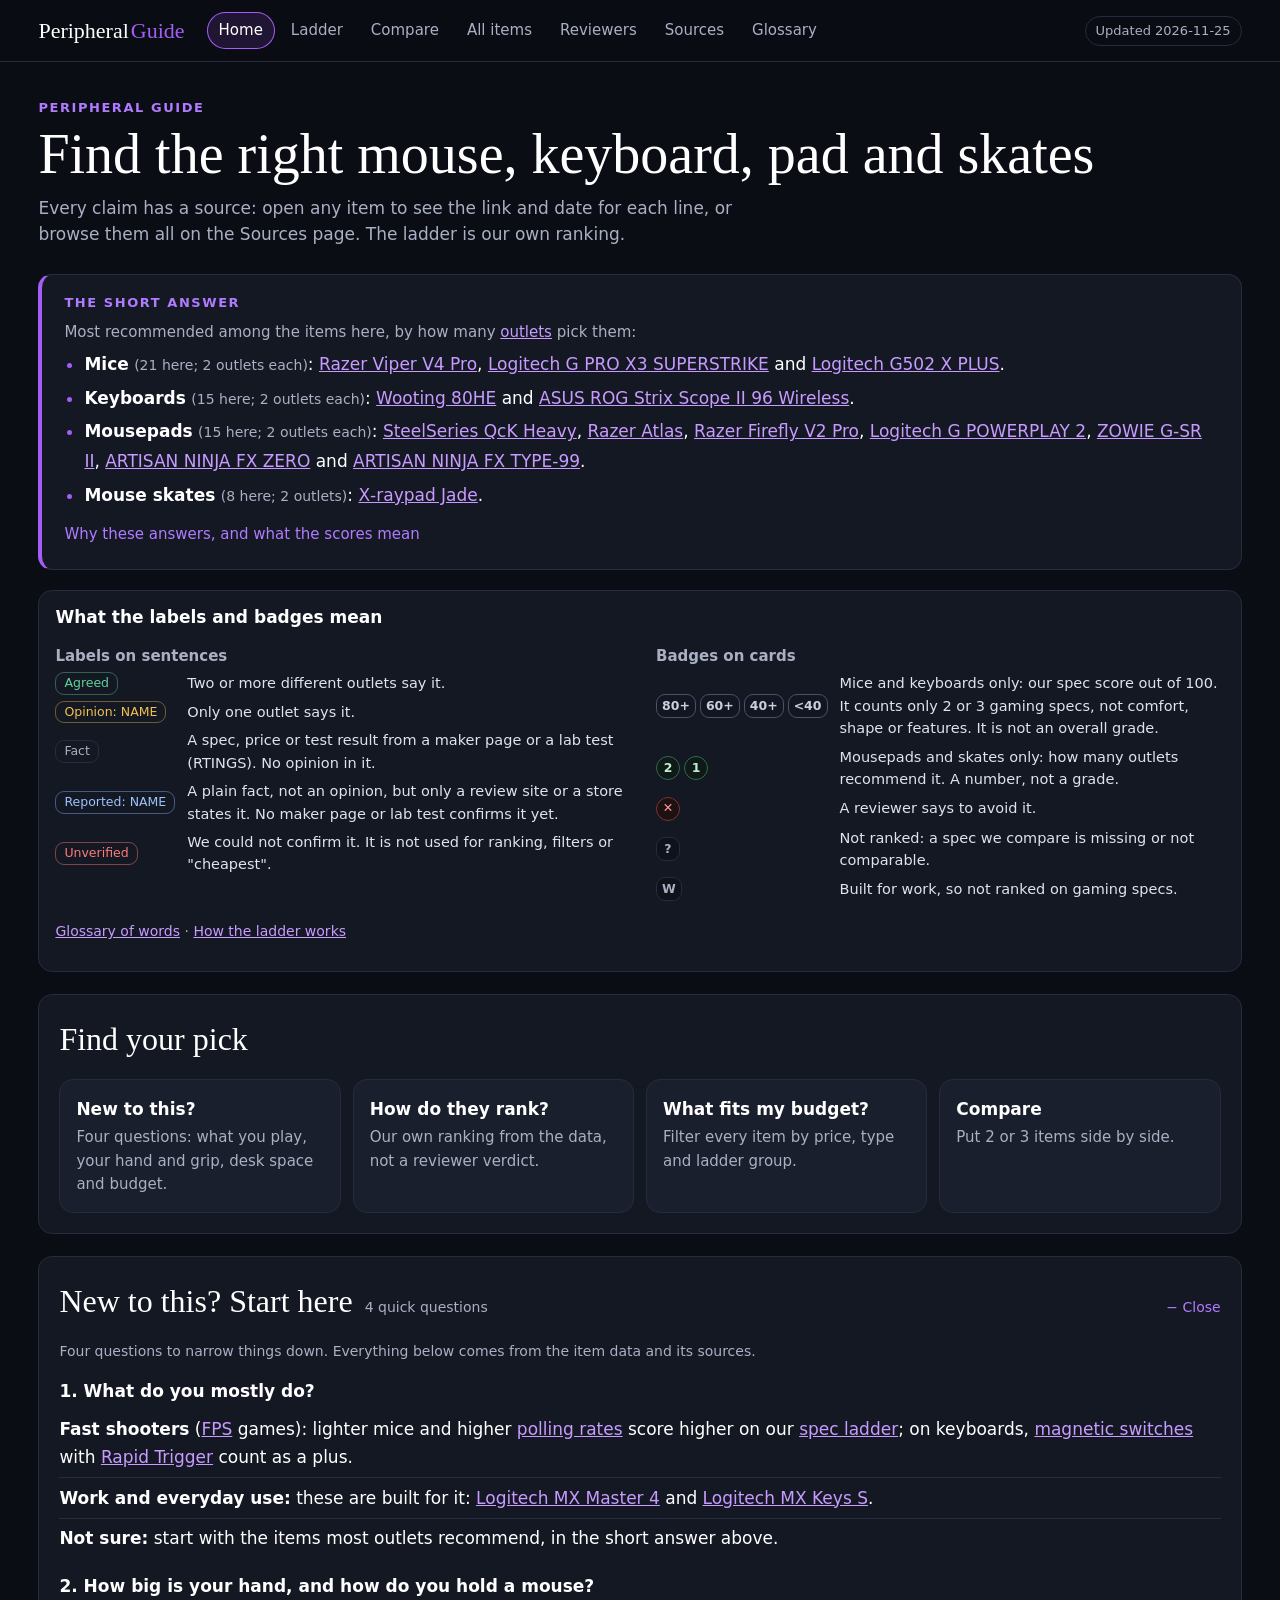
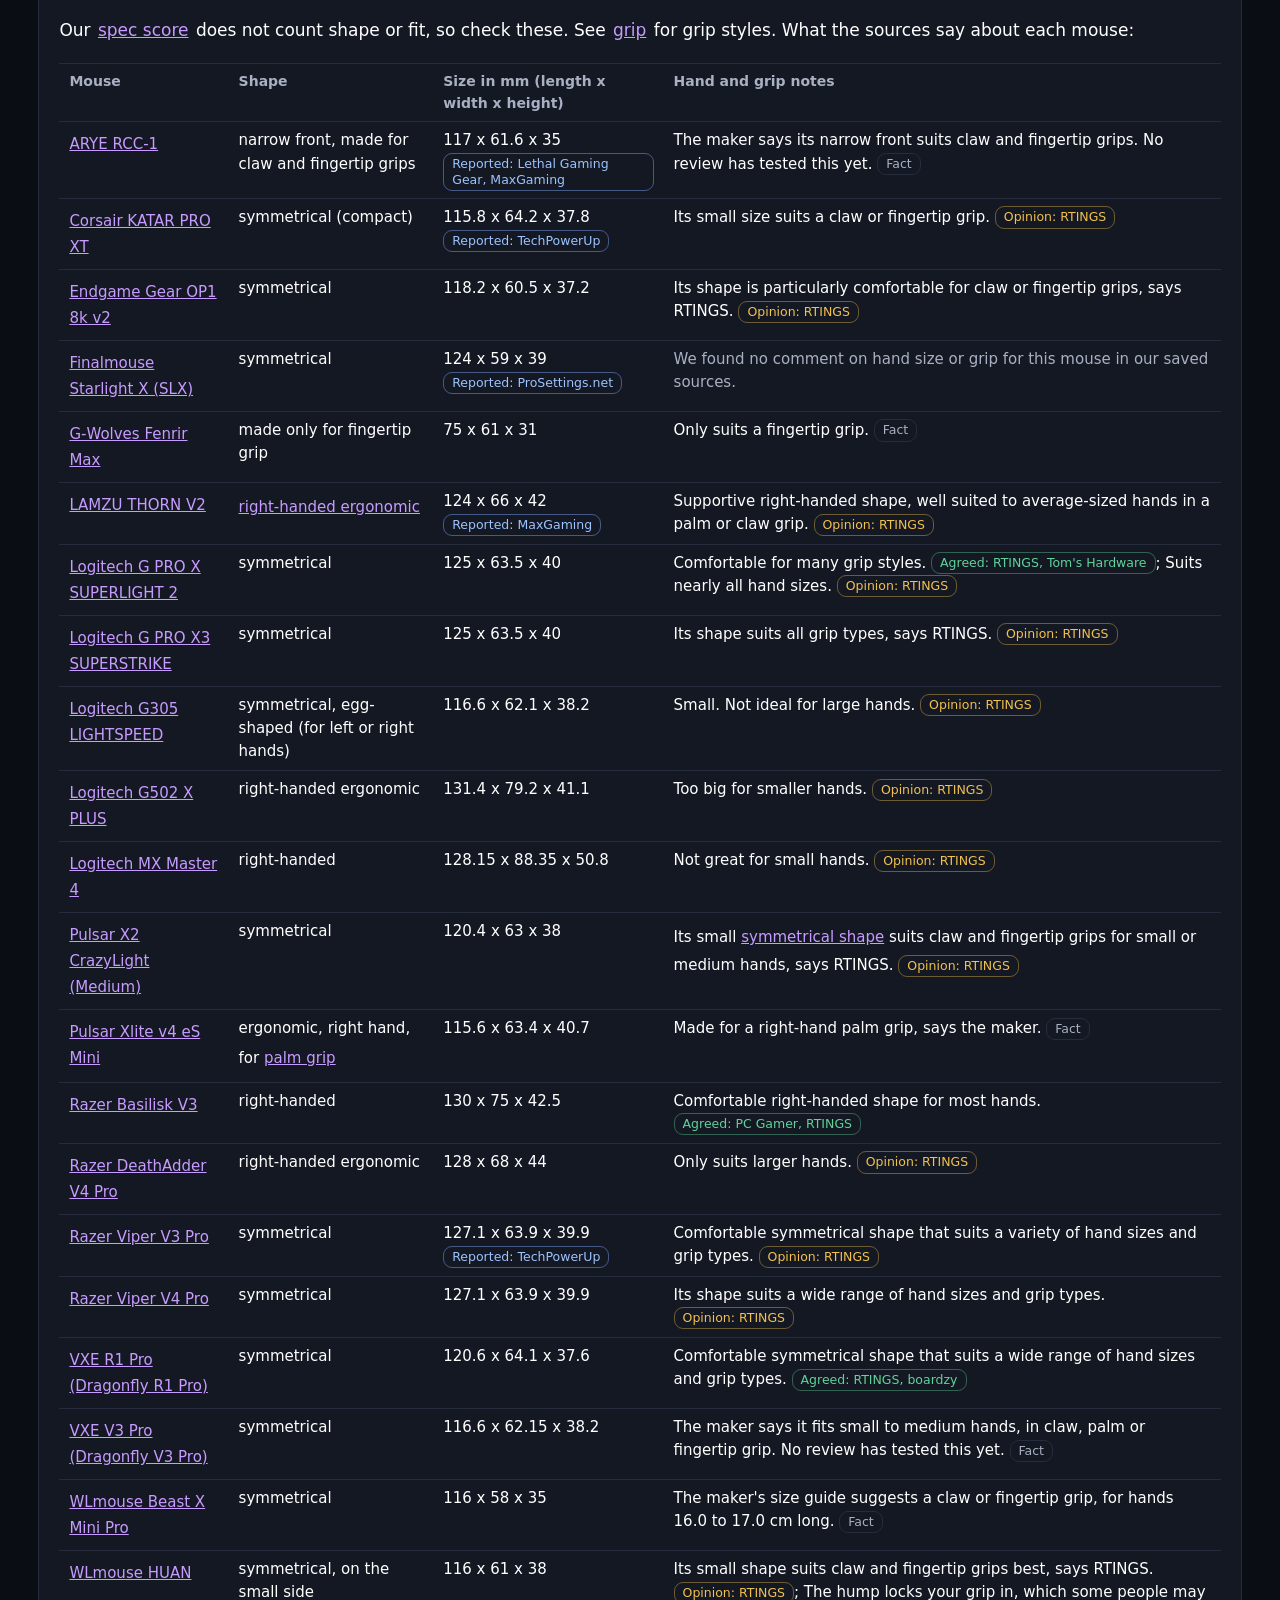
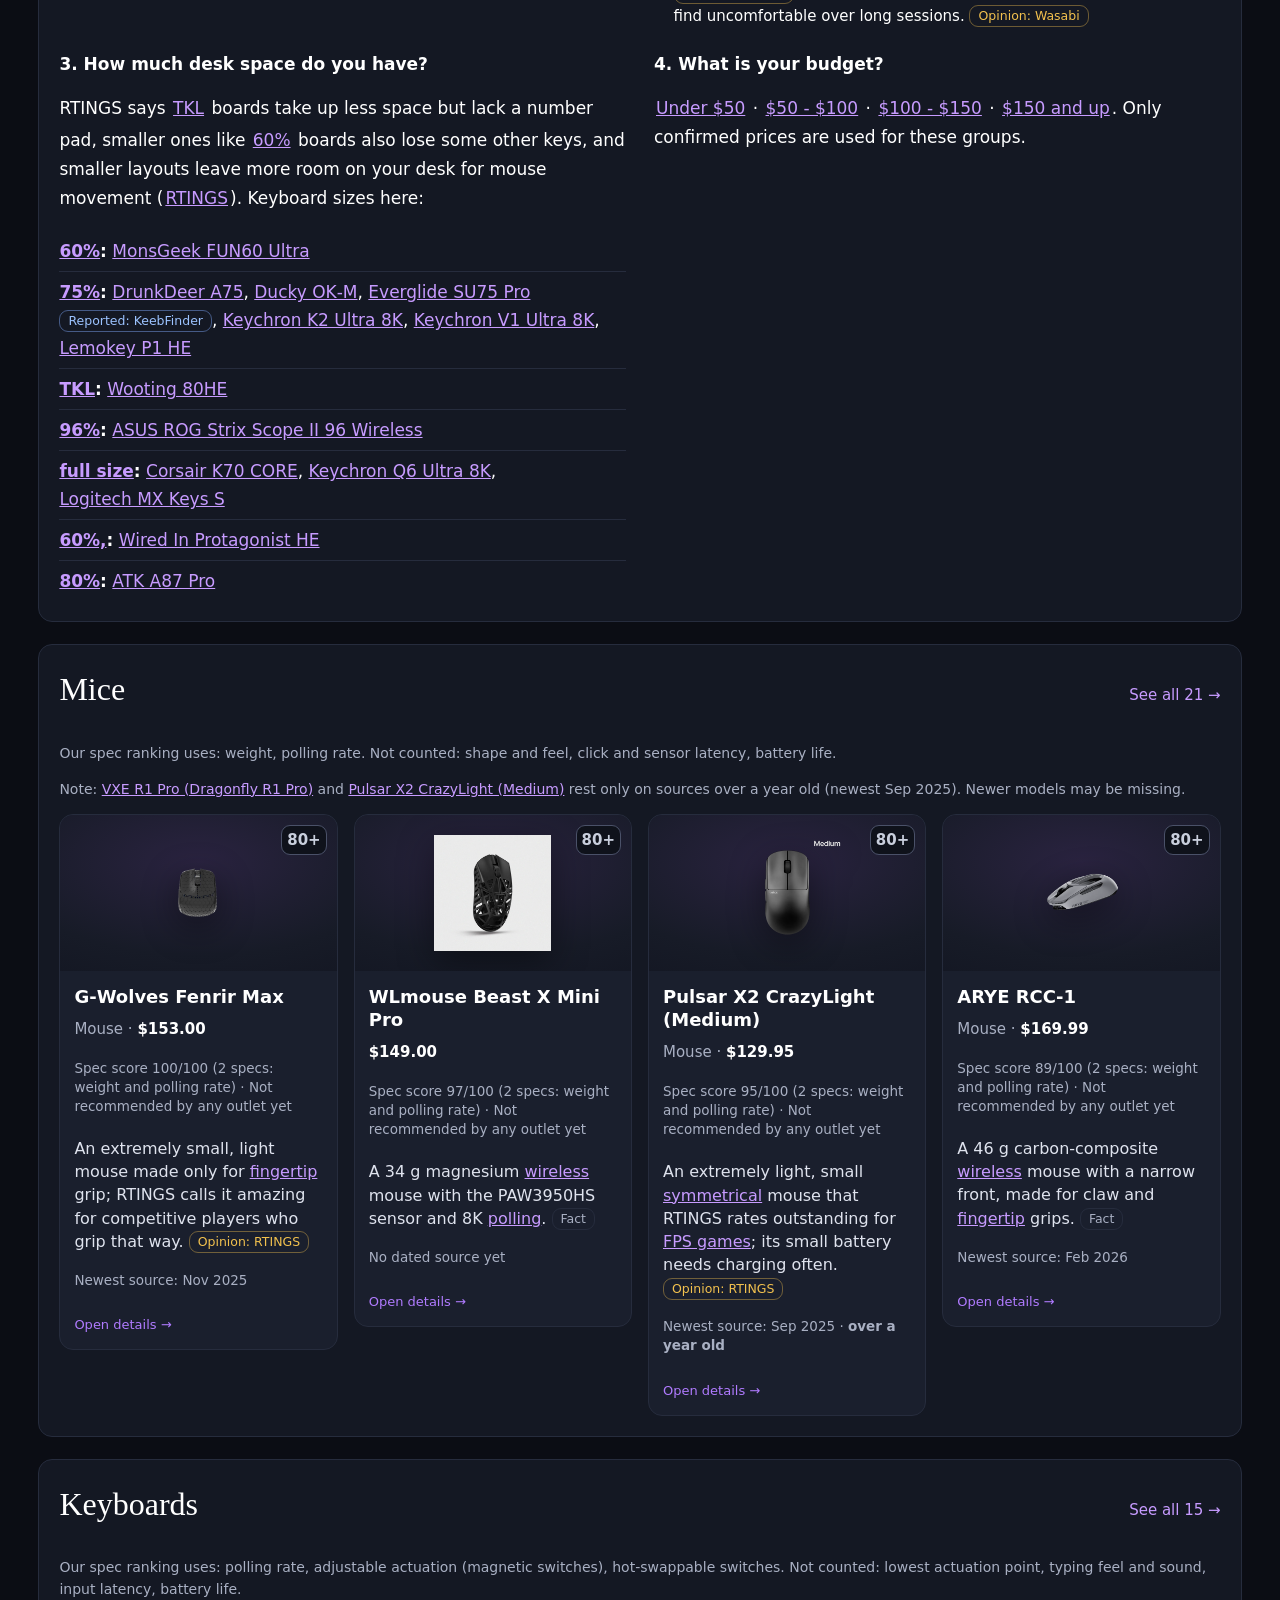
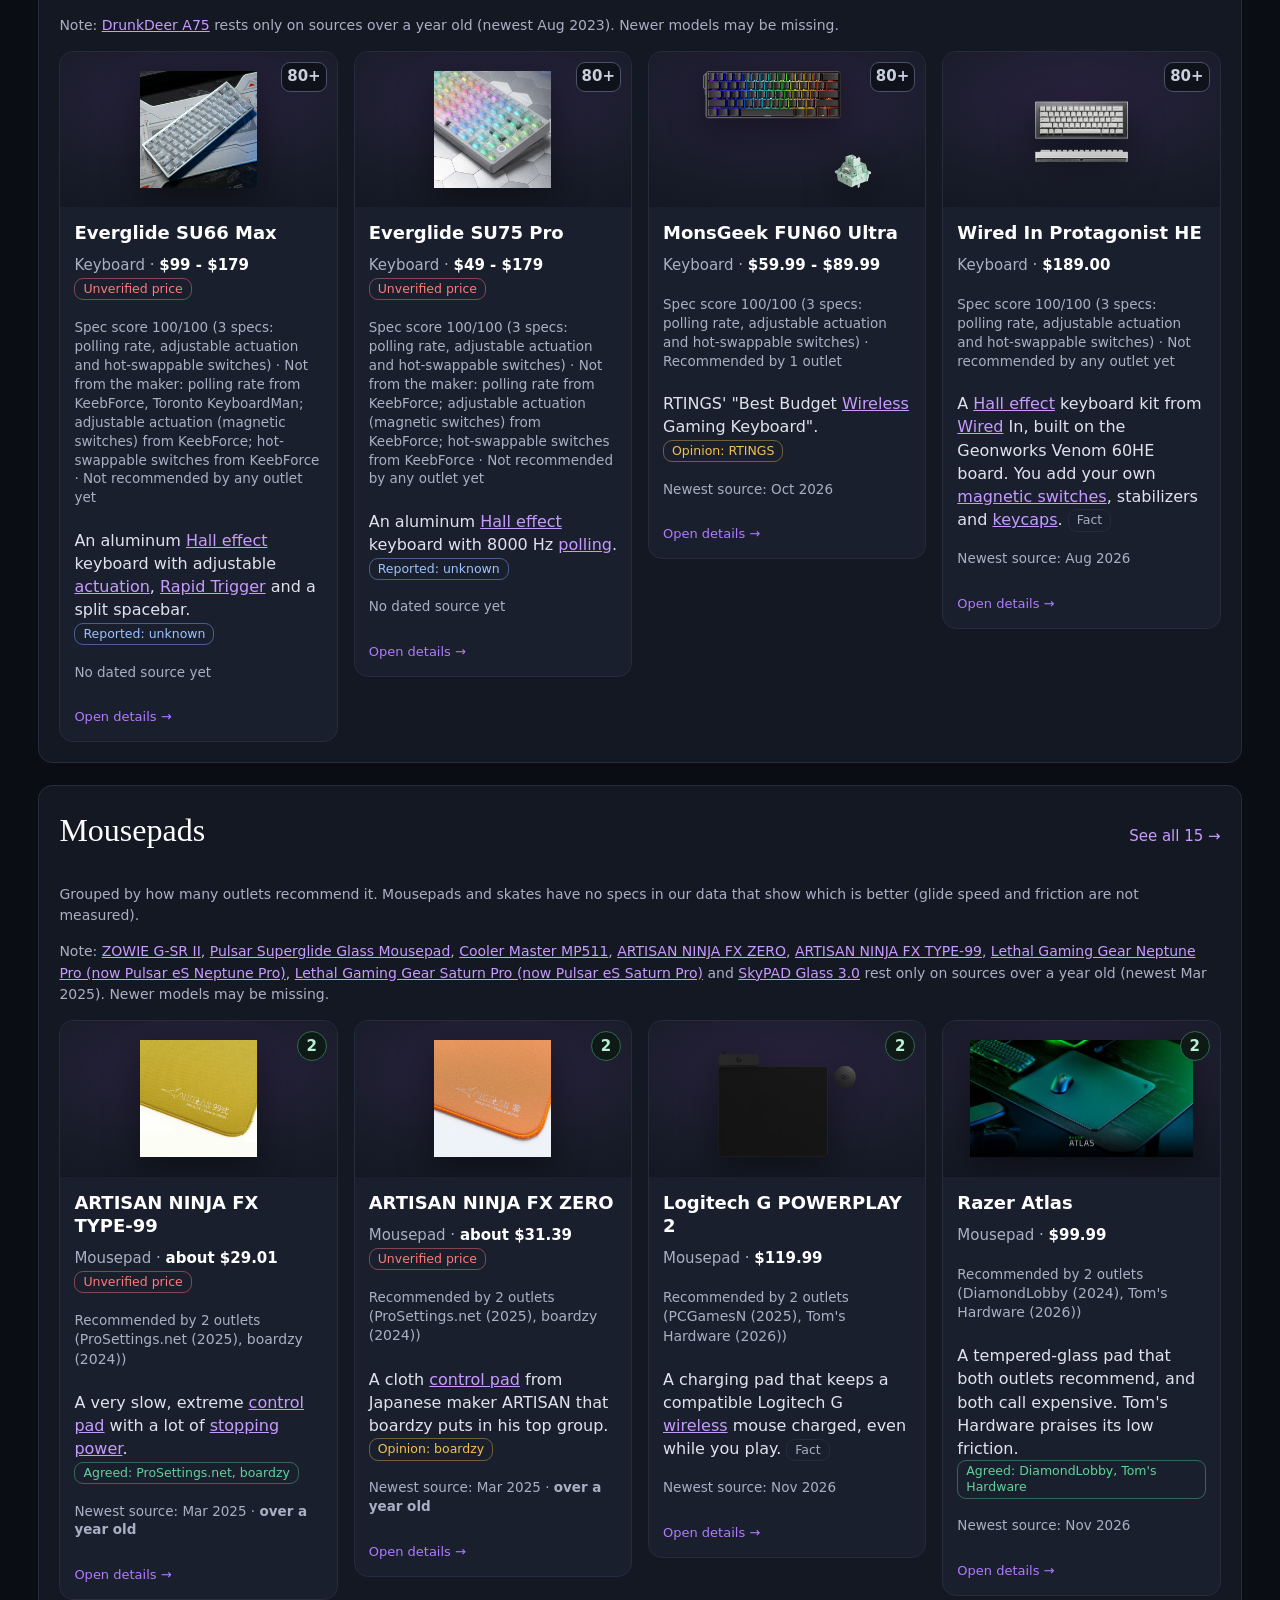
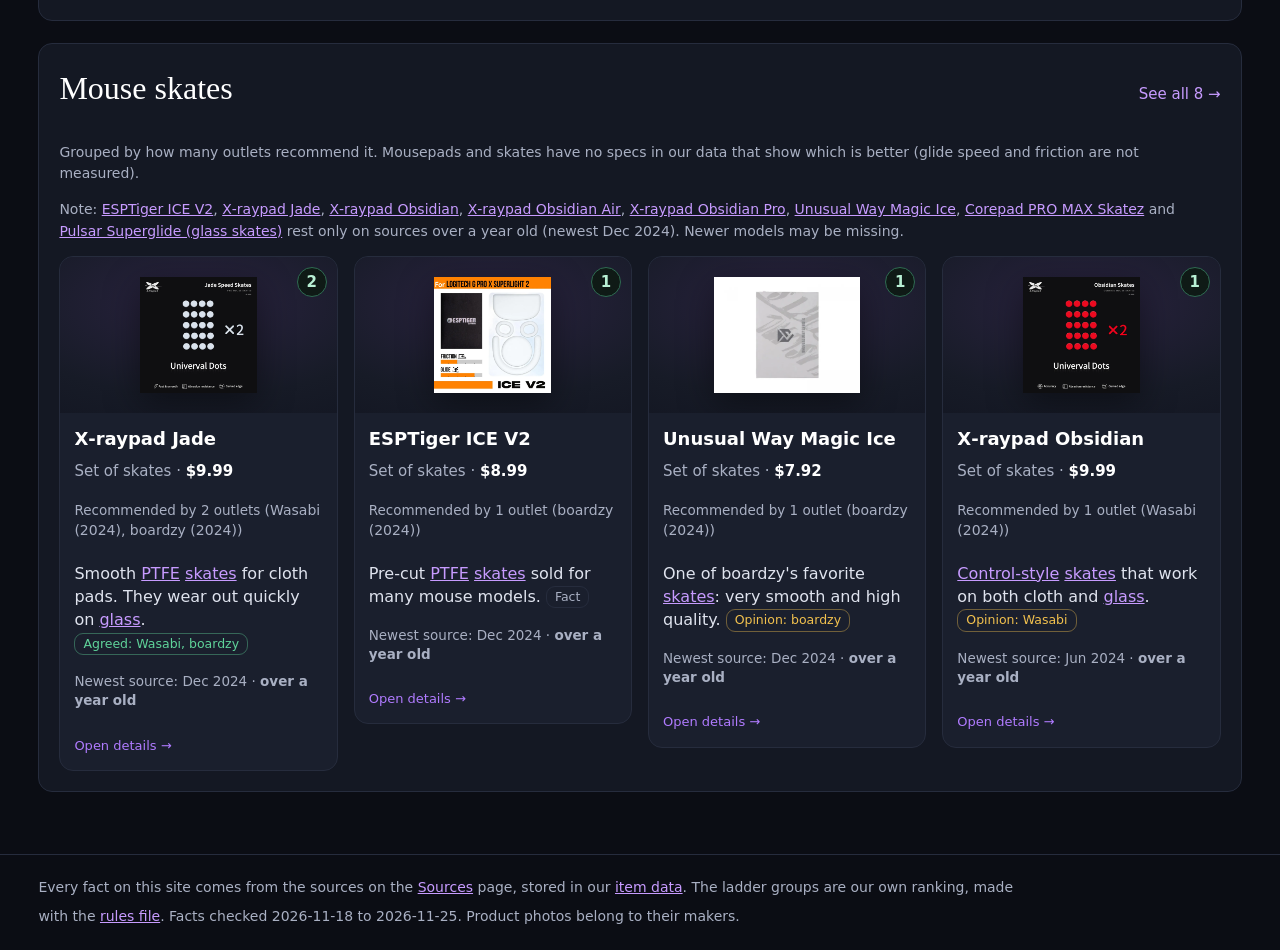
<file: index.html>
<!doctype html>
<html lang="en"><head><meta charset="utf-8"><meta name="viewport" content="width=device-width,initial-scale=1">
<title>Find the right mouse, keyboard, pad and skates · Peripheral Guide</title><meta name="description" content="Every claim has a source: open any item to see the link and date for each line, or browse them all on the Sources page. The ladder is our own ranking.">
<link rel="stylesheet" href="assets/style.css"></head>
<body data-page="home">
<header class="top"><div class="top-in"><a class="brand" href="index.html">Peripheral<span>Guide</span></a>
<button class="menu-btn" type="button" aria-expanded="false" aria-controls="mainnav">Menu</button><nav id="mainnav" aria-label="Main"><a href="index.html" aria-current="page">Home</a><a href="ladder.html">Ladder</a><a href="compare.html">Compare</a><a href="items.html">All items</a><a href="reviewers.html">Reviewers</a><a href="sources.html">Sources</a><a href="glossary.html">Glossary</a></nav><span class="updated">Updated 2026-11-25</span></div></header>
<main>
<div class="hero"><p class="label">Peripheral guide</p><h1>Find the right mouse, keyboard, pad and skates</h1><p class="help">Every claim has a source: open any item to see the link and date for each line, or browse them all on the Sources page. The ladder is our own ranking.</p></div>
<section class="answer" aria-label="Short answer"><h2>The short answer</h2><p class="lead">Most recommended among the items here, by how many <a class="gl" href="glossary.html#outlet" title="Our word for one review site or reviewer, like RTINGS, PC Gamer or boardzy. When an outlet puts an item on its best-of list or in its top group, we say it &quot;recommends&quot; the item. Each outlet counts once, even if it recommends an item in two lists.">outlets</a> pick them:</p><ul><li><b>Mice</b> <span class="small">(21 here; 2 outlets each)</span>: <a href="#" data-open="razer-viper-v4-pro">Razer Viper V4 Pro</a>, <a href="#" data-open="logitech-g-pro-x3-superstrike">Logitech G PRO X3 SUPERSTRIKE</a> and <a href="#" data-open="logitech-g502-x-plus">Logitech G502 X PLUS</a>.</li><li><b>Keyboards</b> <span class="small">(15 here; 2 outlets each)</span>: <a href="#" data-open="wooting-80he">Wooting 80HE</a> and <a href="#" data-open="asus-rog-strix-scope-ii-96-wireless">ASUS ROG Strix Scope II 96 Wireless</a>.</li><li><b>Mousepads</b> <span class="small">(15 here; 2 outlets each)</span>: <a href="#" data-open="steelseries-qck-heavy">SteelSeries QcK Heavy</a>, <a href="#" data-open="razer-atlas">Razer Atlas</a>, <a href="#" data-open="razer-firefly-v2-pro">Razer Firefly V2 Pro</a>, <a href="#" data-open="logitech-powerplay-2">Logitech G POWERPLAY 2</a>, <a href="#" data-open="zowie-g-sr-ii">ZOWIE G‑SR II</a>, <a href="#" data-open="artisan-ninja-fx-zero">ARTISAN NINJA FX ZERO</a> and <a href="#" data-open="artisan-ninja-fx-type-99">ARTISAN NINJA FX TYPE‑99</a>.</li><li><b>Mouse skates</b> <span class="small">(8 here; 2 outlets)</span>: <a href="#" data-open="xraypad-jade">X‑raypad Jade</a>.</li></ul><details class="more-d"><summary>Why these answers, and what the scores mean</summary><ul><li>Keyboards: top <a class="gl" href="glossary.html#spec-score" title="Our number from 0 to 100 for mice and keyboards. For each spec we compare, we work out the share of the other ranked items it matches or beats, then average those shares. It only counts the specs listed on the Ladder page.">spec score</a>: <a href="#" data-open="wooting-80he">Wooting 80HE</a>, <a href="#" data-open="monsgeek-fun60-ultra">MonsGeek FUN60 Ultra</a>, <a href="#" data-open="wired-in-protagonist-he">Wired In Protagonist HE</a>, <a href="#" data-open="everglide-su75-pro">Everglide SU75 Pro</a> and <a href="#" data-open="everglide-su66-max">Everglide SU66 Max</a>. The spec score counts only <a class="gl" href="glossary.html#polling-rate" title="How often a mouse or keyboard sends its input to the PC each second. 8000 Hz (8K) means once every 0.125 milliseconds.">polling rate</a>, adjustable <a class="gl" href="glossary.html#actuation-point" title="How far down you must press a key before it registers.">actuation</a> and <a class="gl" href="glossary.html#hot-swappable" title="You can pull out and change the key switches without soldering.">hot-swappable</a> switches.</li><li>Mice: top spec score: <a href="#" data-open="g-wolves-fenrir-max">G‑Wolves Fenrir Max</a>. The spec score counts only weight and polling rate.</li><li><a href="#" data-open="logitech-g502-x-plus">Logitech G502 X PLUS</a> is recommended but has a low spec score. That is not a contradiction: a recommendation is a reviewer's overall view, while our spec score only compares a few gaming specs.</li><li><a href="#" data-open="asus-rog-strix-scope-ii-96-wireless">ASUS ROG Strix Scope II 96 Wireless</a> is recommended but has a low spec score. That is not a contradiction: a recommendation is a reviewer's overall view, while our spec score only compares a few gaming specs.</li><li>Spec scores are ours and count only 2 or 3 specs. A score of 100 means it matches or beats every other ranked item on those specs, not that it is perfect. Counting higher polling as better is our choice. For mice, Tom's Hardware says 1,000 Hz suits most gamers; for keyboards, Tom's Guide and RTINGS say many people will not need or notice more (see <a href="ladder.html#how">How the ladder works</a>).</li><li>These are 59 items we chose, not every product. <a href="sources.html#chosen">How we chose them</a>.</li></ul></details></section>
<details class="keys"><summary>What the labels and badges mean</summary><div class="keys-in"><div><h3>Labels on sentences</h3><dl><dt><span class="chip agreed">Agreed</span></dt><dd>Two or more different outlets say it.</dd><dt><span class="chip opinion">Opinion: NAME</span></dt><dd>Only one outlet says it.</dd><dt><span class="chip fact">Fact</span></dt><dd>A spec, price or test result from a maker page or a lab test (RTINGS). No opinion in it.</dd><dt><span class="chip reported">Reported: NAME</span></dt><dd>A plain fact, not an opinion, but only a review site or a store states it. No maker page or lab test confirms it yet.</dd><dt><span class="chip unverified">Unverified</span></dt><dd>We could not confirm it. It is not used for ranking, filters or "cheapest".</dd></dl></div><div><h3>Badges on cards</h3><dl><dt><span class="tier t-S" role="img" aria-label="Spec score group 80 to 100">80+</span><span class="tier t-A" role="img" aria-label="Spec score group 60 to 79">60+</span><span class="tier t-B" role="img" aria-label="Spec score group 40 to 59">40+</span><span class="tier t-C" role="img" aria-label="Spec score group under 40">&lt;40</span></dt><dd>Mice and keyboards only: our spec score out of 100. It counts only 2 or 3 gaming specs, not comfort, shape or features. It is not an overall grade.</dd><dt><span class="tier t-SRC" role="img" aria-label="Recommended by 2 outlets">2</span><span class="tier t-SRC" role="img" aria-label="Recommended by 1 outlet">1</span></dt><dd>Mousepads and skates only: how many outlets recommend it. A number, not a grade.</dd><dt><span class="tier t-X" role="img" aria-label="Avoid: a reviewer says to avoid it">✕</span></dt><dd>A reviewer says to avoid it.</dd><dt><span class="tier t-NA" role="img" aria-label="Not ranked">?</span></dt><dd>Not ranked: a spec we compare is missing or not comparable.</dd><dt><span class="tier t-NA" role="img" aria-label="Built for work, not ranked">W</span></dt><dd>Built for work, so not ranked on gaming specs.</dd></dl></div></div><p class="small"><a href="glossary.html">Glossary of words</a> · <a href="ladder.html">How the ladder works</a></p></details>
<section class="block"><h2>Find your pick</h2><div class="quick"><a class="qbtn" href="#start"><b>New to this?</b><span>Four questions: what you play, your hand and grip, desk space and budget.</span></a><a class="qbtn" href="ladder.html"><b>How do they rank?</b><span>Our own ranking from the data, not a reviewer verdict.</span></a><a class="qbtn" href="items.html"><b>What fits my budget?</b><span>Filter every item by price, type and ladder group.</span></a><a class="qbtn" href="compare.html"><b>Compare</b><span>Put 2 or 3 items side by side.</span></a></div></section><section class="block" id="start"><details class="guide-d"><summary><h2>New to this? Start here</h2><span class="small">4 quick questions</span></summary><p class="small">Four questions to narrow things down. Everything below comes from the item data and its sources.</p><div class="guide"><div class="gq"><h3>1. What do you mostly do?</h3><ul class="plain"><li><b>Fast shooters</b> (<a class="gl" href="glossary.html#fps">FPS</a> games): lighter mice and higher <a class="gl" href="glossary.html#polling-rate">polling rates</a> score higher on our <a href="ladder.html">spec ladder</a>; on keyboards, <a class="gl" href="glossary.html#magnetic-switches">magnetic switches</a> with <a class="gl" href="glossary.html#rapid-trigger">Rapid Trigger</a> count as a plus.</li><li><b>Work and everyday use:</b> these are built for it: <a href="#" data-open="logitech-mx-master-4">Logitech MX Master 4</a> and <a href="#" data-open="logitech-mx-keys-s">Logitech MX Keys S</a>.</li><li><b>Not sure:</b> start with the items most outlets recommend, in the short answer above.</li></ul></div><div class="gq"><h3>2. How big is your hand, and how do you hold a mouse?</h3><p>Our <a class="gl" href="glossary.html#spec-score" title="Our number from 0 to 100 for mice and keyboards. For each spec we compare, we work out the share of the other ranked items it matches or beats, then average those shares. It only counts the specs listed on the Ladder page.">spec score</a> does not count shape or fit, so check these. See <a class="gl" href="glossary.html#grip">grip</a> for grip styles. What the sources say about each mouse:</p><div class="tablewrap"><table class="gt"><thead><tr><th>Mouse</th><th>Shape</th><th>Size in mm (length x width x height)</th><th>Hand and grip notes</th></tr></thead><tbody><tr><td><a href="#" data-open="arye-rcc-1">ARYE RCC‑1</a></td><td>narrow front, made for claw and fingertip grips</td><td>117 x 61.6 x 35 <span class="chip reported" title="Not from a maker page or a lab test">Reported<span class="cn">: Lethal Gaming Gear, MaxGaming</span></span></td><td>The maker says its narrow front suits claw and fingertip grips. No review has tested this yet. <span class="chip fact">Fact</span></td></tr><tr><td><a href="#" data-open="corsair-katar-pro-xt">Corsair KATAR PRO XT</a></td><td>symmetrical (compact)</td><td>115.8 x 64.2 x 37.8 <span class="chip reported" title="Not from a maker page or a lab test">Reported<span class="cn">: TechPowerUp</span></span></td><td>Its small size suits a claw or fingertip grip. <span class="chip opinion">Opinion<span class="cn">: RTINGS</span></span></td></tr><tr><td><a href="#" data-open="endgame-gear-op1-8k-v2">Endgame Gear OP1 8k v2</a></td><td>symmetrical</td><td>118.2 x 60.5 x 37.2</td><td>Its shape is particularly comfortable for claw or fingertip grips, says RTINGS. <span class="chip opinion">Opinion<span class="cn">: RTINGS</span></span></td></tr><tr><td><a href="#" data-open="finalmouse-starlight-x">Finalmouse Starlight X (SLX)</a></td><td>symmetrical</td><td>124 x 59 x 39 <span class="chip reported" title="Not from a maker page or a lab test">Reported<span class="cn">: ProSettings.net</span></span></td><td><span class="dash">We found no comment on hand size or grip for this mouse in our saved sources.</span></td></tr><tr><td><a href="#" data-open="g-wolves-fenrir-max">G‑Wolves Fenrir Max</a></td><td>made only for fingertip grip</td><td>75 x 61 x 31</td><td>Only suits a fingertip grip. <span class="chip fact">Fact</span></td></tr><tr><td><a href="#" data-open="lamzu-thorn-v2">LAMZU THORN V2</a></td><td><a class="gl" href="glossary.html#ergonomic-shape" title="A mouse shaped for one hand (usually the right) so your hand can rest on it.">right-handed ergonomic</a></td><td>124 x 66 x 42 <span class="chip reported" title="Not from a maker page or a lab test">Reported<span class="cn">: MaxGaming</span></span></td><td>Supportive right-handed shape, well suited to average-sized hands in a palm or claw grip. <span class="chip opinion">Opinion<span class="cn">: RTINGS</span></span></td></tr><tr><td><a href="#" data-open="logitech-g-pro-x-superlight-2">Logitech G PRO X SUPERLIGHT 2</a></td><td>symmetrical</td><td>125 x 63.5 x 40</td><td>Comfortable for many grip styles. <span class="chip agreed">Agreed<span class="cn">: RTINGS, Tom&#x27;s Hardware</span></span>; Suits nearly all hand sizes. <span class="chip opinion">Opinion<span class="cn">: RTINGS</span></span></td></tr><tr><td><a href="#" data-open="logitech-g-pro-x3-superstrike">Logitech G PRO X3 SUPERSTRIKE</a></td><td>symmetrical</td><td>125 x 63.5 x 40</td><td>Its shape suits all grip types, says RTINGS. <span class="chip opinion">Opinion<span class="cn">: RTINGS</span></span></td></tr><tr><td><a href="#" data-open="logitech-g305-lightspeed">Logitech G305 LIGHTSPEED</a></td><td>symmetrical, egg-shaped (for left or right hands)</td><td>116.6 x 62.1 x 38.2</td><td>Small. Not ideal for large hands. <span class="chip opinion">Opinion<span class="cn">: RTINGS</span></span></td></tr><tr><td><a href="#" data-open="logitech-g502-x-plus">Logitech G502 X PLUS</a></td><td>right-handed ergonomic</td><td>131.4 x 79.2 x 41.1</td><td>Too big for smaller hands. <span class="chip opinion">Opinion<span class="cn">: RTINGS</span></span></td></tr><tr><td><a href="#" data-open="logitech-mx-master-4">Logitech MX Master 4</a></td><td>right-handed</td><td>128.15 x 88.35 x 50.8</td><td>Not great for small hands. <span class="chip opinion">Opinion<span class="cn">: RTINGS</span></span></td></tr><tr><td><a href="#" data-open="pulsar-x2-crazylight">Pulsar X2 CrazyLight (Medium)</a></td><td>symmetrical</td><td>120.4 x 63 x 38</td><td>Its small <a class="gl" href="glossary.html#symmetrical-shape" title="The left and right sides of the mouse match, so the shape suits either hand. Side buttons can still be on one side only.">symmetrical shape</a> suits claw and fingertip grips for small or medium hands, says RTINGS. <span class="chip opinion">Opinion<span class="cn">: RTINGS</span></span></td></tr><tr><td><a href="#" data-open="pulsar-xlite-v4-es-mini">Pulsar Xlite v4 eS Mini</a></td><td>ergonomic, right hand, for <a class="gl" href="glossary.html#grip" title="How you hold a mouse. The common grips are palm, claw and fingertip.">palm grip</a></td><td>115.6 x 63.4 x 40.7</td><td>Made for a right-hand palm grip, says the maker. <span class="chip fact">Fact</span></td></tr><tr><td><a href="#" data-open="razer-basilisk-v3">Razer Basilisk V3</a></td><td>right-handed</td><td>130 x 75 x 42.5</td><td>Comfortable right-handed shape for most hands. <span class="chip agreed">Agreed<span class="cn">: PC Gamer, RTINGS</span></span></td></tr><tr><td><a href="#" data-open="razer-deathadder-v4-pro">Razer DeathAdder V4 Pro</a></td><td>right-handed ergonomic</td><td>128 x 68 x 44</td><td>Only suits larger hands. <span class="chip opinion">Opinion<span class="cn">: RTINGS</span></span></td></tr><tr><td><a href="#" data-open="razer-viper-v3-pro">Razer Viper V3 Pro</a></td><td>symmetrical</td><td>127.1 x 63.9 x 39.9 <span class="chip reported" title="Not from a maker page or a lab test">Reported<span class="cn">: TechPowerUp</span></span></td><td>Comfortable symmetrical shape that suits a variety of hand sizes and grip types. <span class="chip opinion">Opinion<span class="cn">: RTINGS</span></span></td></tr><tr><td><a href="#" data-open="razer-viper-v4-pro">Razer Viper V4 Pro</a></td><td>symmetrical</td><td>127.1 x 63.9 x 39.9</td><td>Its shape suits a wide range of hand sizes and grip types. <span class="chip opinion">Opinion<span class="cn">: RTINGS</span></span></td></tr><tr><td><a href="#" data-open="vxe-r1-pro">VXE R1 Pro (Dragonfly R1 Pro)</a></td><td>symmetrical</td><td>120.6 x 64.1 x 37.6</td><td>Comfortable symmetrical shape that suits a wide range of hand sizes and grip types. <span class="chip agreed">Agreed<span class="cn">: RTINGS, boardzy</span></span></td></tr><tr><td><a href="#" data-open="vxe-v3-pro">VXE V3 Pro (Dragonfly V3 Pro)</a></td><td>symmetrical</td><td>116.6 x 62.15 x 38.2</td><td>The maker says it fits small to medium hands, in claw, palm or fingertip grip. No review has tested this yet. <span class="chip fact">Fact</span></td></tr><tr><td><a href="#" data-open="wlmouse-beast-x-mini-pro">WLmouse Beast X Mini Pro</a></td><td>symmetrical</td><td>116 x 58 x 35</td><td>The maker&#x27;s size guide suggests a claw or fingertip grip, for hands 16.0 to 17.0 cm long. <span class="chip fact">Fact</span></td></tr><tr><td><a href="#" data-open="wlmouse-huan">WLmouse HUAN</a></td><td>symmetrical, on the small side</td><td>116 x 61 x 38</td><td>Its small shape suits claw and fingertip grips best, says RTINGS. <span class="chip opinion">Opinion<span class="cn">: RTINGS</span></span>; The hump locks your grip in, which some people may find uncomfortable over long sessions. <span class="chip opinion">Opinion<span class="cn">: Wasabi</span></span></td></tr></tbody></table></div></div><div class="gq"><h3>3. How much desk space do you have?</h3><p>RTINGS says <a class="gl" href="glossary.html#tenkeyless-tkl" title="A keyboard without the number pad on the right.">TKL</a> boards take up less space but lack a number pad, smaller ones like <a class="gl" href="glossary.html#60-layout" title="The smallest common layout: no number pad, function row, navigation keys or arrow keys.">60%</a> boards also lose some other keys, and smaller layouts leave more room on your desk for mouse movement (<a href="https://www.rtings.com/keyboard/reviews/best/keyboard" target="_blank" rel="noopener">RTINGS</a>). Keyboard sizes here:</p><ul class="plain"><li><b><a class="gl" href="glossary.html#60-layout">60%</a>:</b> <a href="#" data-open="monsgeek-fun60-ultra">MonsGeek FUN60 Ultra</a></li><li><b><a class="gl" href="glossary.html#75-layout">75%</a>:</b> <a href="#" data-open="drunkdeer-a75">DrunkDeer A75</a>, <a href="#" data-open="ducky-ok-m">Ducky OK‑M</a>, <a href="#" data-open="everglide-su75-pro">Everglide SU75 Pro</a> <span class="chip reported" title="Not from a maker page or a lab test">Reported<span class="cn">: KeebFinder</span></span>, <a href="#" data-open="keychron-k2-ultra-8k">Keychron K2 Ultra 8K</a>, <a href="#" data-open="keychron-v1-ultra-8k">Keychron V1 Ultra 8K</a>, <a href="#" data-open="lemokey-p1-he">Lemokey P1 HE</a></li><li><b><a class="gl" href="glossary.html#tenkeyless-tkl">TKL</a>:</b> <a href="#" data-open="wooting-80he">Wooting 80HE</a></li><li><b><a class="gl" href="glossary.html#96-layout">96%</a>:</b> <a href="#" data-open="asus-rog-strix-scope-ii-96-wireless">ASUS ROG Strix Scope II 96 Wireless</a></li><li><b><a class="gl" href="glossary.html#full-size">full size</a>:</b> <a href="#" data-open="corsair-k70-core">Corsair K70 CORE</a>, <a href="#" data-open="keychron-q6-ultra-8k">Keychron Q6 Ultra 8K</a>, <a href="#" data-open="logitech-mx-keys-s">Logitech MX Keys S</a></li><li><b><a class="gl" href="glossary.html#60">60%,</a>:</b> <a href="#" data-open="wired-in-protagonist-he">Wired In Protagonist HE</a></li><li><b><a class="gl" href="glossary.html#80">80%</a>:</b> <a href="#" data-open="atk-a87-pro">ATK A87 Pro</a></li></ul></div><div class="gq"><h3>4. What is your budget?</h3><p><a href="items.html?band=Under%20%2450">Under $50</a> · <a href="items.html?band=%2450%20-%20%24100">$50 - $100</a> · <a href="items.html?band=%24100%20-%20%24150">$100 - $150</a> · <a href="items.html?band=%24150%20and%20up">$150 and up</a>. Only confirmed prices are used for these groups.</p></div></div></details></section><section class="block"><div class="block-head"><h2>Mice</h2><a class="more" href="items.html?cat=mouse">See all 21 →</a></div><p class="small">Our spec ranking uses: weight, polling rate. Not counted: shape and feel, click and sensor latency, battery life.</p><p class="small warn">Note: <a href="#" data-open="vxe-r1-pro">VXE R1 Pro (Dragonfly R1 Pro)</a> and <a href="#" data-open="pulsar-x2-crazylight">Pulsar X2 CrazyLight (Medium)</a> rest only on sources over a year old (newest Sep 2025). Newer models may be missing.</p><div class="grid home-grid"><article class="card" data-id="g-wolves-fenrir-max" data-cat="mouse" data-tier="S" data-price="153.0" data-band="$150 and up" data-name="G-Wolves Fenrir Max" data-search="g-wolves fenrir max g-wolves mouse an extremely small, light mouse made only for fingertip grip; rtings calls it amazing for competitive players who grip that way." ><div class="pic-wrap"><div class="pic-box photo fit-contain"><img class="pic" src="img/g-wolves-fenrir-max.webp" alt="G-Wolves Fenrir Max" loading="lazy" decoding="async"></div><span class="tier t-S" title="Spec score 80 to 100" role="img" aria-label="Spec score group 80 to 100">80+</span></div><div class="card-body"><h3><a href="#" class="card-link" data-open="g-wolves-fenrir-max">G‑Wolves Fenrir Max</a></h3><p class="meta">Mouse · <b>$153.00</b></p><p class="tierline">Spec score 100/100 (2 specs<span class="long">: weight and polling rate</span>) · Not recommended by any outlet yet</p><p class="verdict">An extremely small, light mouse made only for <a class="gl" href="glossary.html#grip" title="How you hold a mouse. The common grips are palm, claw and fingertip.">fingertip</a> grip; RTINGS calls it amazing for competitive players who grip that way. <span class="chip opinion">Opinion<span class="cn">: RTINGS</span></span></p><p class="dated" title="Newest date on its sources: a review, video or best-of list update">Newest source: Nov 2025</p><p class="open">Open details →</p></div></article><article class="card" data-id="wlmouse-beast-x-mini-pro" data-cat="mouse" data-tier="S" data-price="149.0" data-band="$100 - $150" data-name="WLmouse Beast X Mini Pro" data-search="wlmouse beast x mini pro wlmouse mouse a 34 g magnesium wireless mouse with the paw3950hs sensor and 8k polling." ><div class="pic-wrap"><div class="pic-box photo fit-contain"><img class="pic" src="img/wlmouse-beast-x-mini-pro.webp" alt="WLmouse Beast X Mini Pro" loading="lazy" decoding="async"></div><span class="tier t-S" title="Spec score 80 to 100" role="img" aria-label="Spec score group 80 to 100">80+</span></div><div class="card-body"><h3><a href="#" class="card-link" data-open="wlmouse-beast-x-mini-pro">WLmouse Beast X Mini Pro</a></h3><p class="meta"><b>$149.00</b></p><p class="tierline">Spec score 97/100 (2 specs<span class="long">: weight and polling rate</span>) · Not recommended by any outlet yet</p><p class="verdict">A 34 g magnesium <a class="gl" href="glossary.html#wired-and-wireless" title="Wired: it plugs into your PC with a cable. Wireless: it connects through a small USB receiver or Bluetooth.">wireless</a> mouse with the PAW3950HS sensor and 8K <a class="gl" href="glossary.html#polling-rate" title="How often a mouse or keyboard sends its input to the PC each second. 8000 Hz (8K) means once every 0.125 milliseconds.">polling</a>. <span class="chip fact">Fact</span></p><p class="dated">No dated source yet</p><p class="open">Open details →</p></div></article><article class="card" data-id="pulsar-x2-crazylight" data-cat="mouse" data-tier="S" data-price="129.95" data-band="$100 - $150" data-name="Pulsar X2 CrazyLight (Medium)" data-search="pulsar x2 crazylight (medium) pulsar mouse an extremely light, small symmetrical mouse that rtings rates outstanding for fps games; its small battery needs charging often." ><div class="pic-wrap"><div class="pic-box photo fit-contain"><img class="pic" src="img/pulsar-x2-crazylight.webp" alt="Pulsar X2 CrazyLight (Medium)" loading="lazy" decoding="async"></div><span class="tier t-S" title="Spec score 80 to 100" role="img" aria-label="Spec score group 80 to 100">80+</span></div><div class="card-body"><h3><a href="#" class="card-link" data-open="pulsar-x2-crazylight">Pulsar X2 CrazyLight (Medium)</a></h3><p class="meta">Mouse · <b>$129.95</b></p><p class="tierline">Spec score 95/100 (2 specs<span class="long">: weight and polling rate</span>) · Not recommended by any outlet yet</p><p class="verdict">An extremely light, small <a class="gl" href="glossary.html#symmetrical-shape" title="The left and right sides of the mouse match, so the shape suits either hand. Side buttons can still be on one side only.">symmetrical</a> mouse that RTINGS rates outstanding for <a class="gl" href="glossary.html#fps" title="Short for first-person shooter: fast games where you aim through your character&#x27;s eyes, such as Overwatch 2 or Apex Legends.">FPS games</a>; its small battery needs charging often. <span class="chip opinion">Opinion<span class="cn">: RTINGS</span></span></p><p class="dated old" title="Newest date on its sources: a review, video or best-of list update">Newest source: Sep 2025 · <b>over a year old</b></p><p class="open">Open details →</p></div></article><article class="card" data-id="arye-rcc-1" data-cat="mouse" data-tier="S" data-price="169.99" data-band="$150 and up" data-name="ARYE RCC-1" data-search="arye rcc-1 arye mouse a 46 g carbon-composite wireless mouse with a narrow front, made for claw and fingertip grips." ><div class="pic-wrap"><div class="pic-box photo fit-contain"><img class="pic" src="img/arye-rcc-1.webp" alt="ARYE RCC-1" loading="lazy" decoding="async"></div><span class="tier t-S" title="Spec score 80 to 100" role="img" aria-label="Spec score group 80 to 100">80+</span></div><div class="card-body"><h3><a href="#" class="card-link" data-open="arye-rcc-1">ARYE RCC‑1</a></h3><p class="meta">Mouse · <b>$169.99</b></p><p class="tierline">Spec score 89/100 (2 specs<span class="long">: weight and polling rate</span>) · Not recommended by any outlet yet</p><p class="verdict">A 46 g carbon-composite <a class="gl" href="glossary.html#wired-and-wireless" title="Wired: it plugs into your PC with a cable. Wireless: it connects through a small USB receiver or Bluetooth.">wireless</a> mouse with a narrow front, made for claw and <a class="gl" href="glossary.html#grip" title="How you hold a mouse. The common grips are palm, claw and fingertip.">fingertip</a> grips. <span class="chip fact">Fact</span></p><p class="dated" title="Newest date on its sources: a review, video or best-of list update">Newest source: Feb 2026</p><p class="open">Open details →</p></div></article></div></section><section class="block"><div class="block-head"><h2>Keyboards</h2><a class="more" href="items.html?cat=keyboard">See all 15 →</a></div><p class="small">Our spec ranking uses: polling rate, adjustable actuation (magnetic switches), hot-swappable switches. Not counted: lowest actuation point, typing feel and sound, input latency, battery life.</p><p class="small warn">Note: <a href="#" data-open="drunkdeer-a75">DrunkDeer A75</a> rests only on sources over a year old (newest Aug 2023). Newer models may be missing.</p><div class="grid home-grid"><article class="card" data-id="everglide-su66-max" data-cat="keyboard" data-tier="S" data-price="" data-band="unverified" data-name="Everglide SU66 Max" data-search="everglide su66 max everglide / keebforce keyboard an aluminum hall effect keyboard with adjustable actuation, rapid trigger and a split spacebar." ><div class="pic-wrap"><div class="pic-box photo fit-contain"><img class="pic" src="img/everglide-su66-max.webp" alt="Everglide SU66 Max" loading="lazy" decoding="async"></div><span class="tier t-S" title="Spec score 80 to 100" role="img" aria-label="Spec score group 80 to 100">80+</span></div><div class="card-body"><h3><a href="#" class="card-link" data-open="everglide-su66-max">Everglide SU66 Max</a></h3><p class="meta">Keyboard · <b>$99 - $179</b> <span class="chip unverified">Unverified price</span></p><p class="tierline">Spec score 100/100 (3 specs<span class="long">: polling rate, adjustable actuation and hot-swappable switches</span>) · Not from the maker: polling rate from KeebForce, Toronto KeyboardMan; adjustable actuation (magnetic switches) from KeebForce; hot-swappable switches from KeebForce · Not recommended by any outlet yet</p><p class="verdict">An aluminum <a class="gl" href="glossary.html#hall-effect-switches" title="A kind of magnetic switch. Magnets and sensors detect how far each key is pressed, so you can set the actuation point of each key.">Hall effect</a> keyboard with adjustable <a class="gl" href="glossary.html#actuation-point" title="How far down you must press a key before it registers.">actuation</a>, <a class="gl" href="glossary.html#rapid-trigger" title="A feature where a key (or mouse click) resets as soon as you lift it a little, instead of at a fixed reset point.">Rapid Trigger</a> and a split spacebar. <span class="chip reported">Reported<span class="cn">: unknown</span></span></p><p class="dated">No dated source yet</p><p class="open">Open details →</p></div></article><article class="card" data-id="everglide-su75-pro" data-cat="keyboard" data-tier="S" data-price="" data-band="unverified" data-name="Everglide SU75 Pro" data-search="everglide su75 pro everglide keyboard an aluminum hall effect keyboard with 8000 hz polling." ><div class="pic-wrap"><div class="pic-box photo fit-contain"><img class="pic" src="img/everglide-su75-pro.webp" alt="Everglide SU75 Pro" loading="lazy" decoding="async"></div><span class="tier t-S" title="Spec score 80 to 100" role="img" aria-label="Spec score group 80 to 100">80+</span></div><div class="card-body"><h3><a href="#" class="card-link" data-open="everglide-su75-pro">Everglide SU75 Pro</a></h3><p class="meta">Keyboard · <b>$49 - $179</b> <span class="chip unverified">Unverified price</span></p><p class="tierline">Spec score 100/100 (3 specs<span class="long">: polling rate, adjustable actuation and hot-swappable switches</span>) · Not from the maker: polling rate from KeebForce; adjustable actuation (magnetic switches) from KeebForce; hot-swappable switches from KeebForce · Not recommended by any outlet yet</p><p class="verdict">An aluminum <a class="gl" href="glossary.html#hall-effect-switches" title="A kind of magnetic switch. Magnets and sensors detect how far each key is pressed, so you can set the actuation point of each key.">Hall effect</a> keyboard with 8000 Hz <a class="gl" href="glossary.html#polling-rate" title="How often a mouse or keyboard sends its input to the PC each second. 8000 Hz (8K) means once every 0.125 milliseconds.">polling</a>. <span class="chip reported">Reported<span class="cn">: unknown</span></span></p><p class="dated">No dated source yet</p><p class="open">Open details →</p></div></article><article class="card" data-id="monsgeek-fun60-ultra" data-cat="keyboard" data-tier="S" data-price="59.99" data-band="$50 - $100" data-name="MonsGeek FUN60 Ultra" data-search="monsgeek fun60 ultra monsgeek keyboard rtings&#x27; &quot;best budget wireless gaming keyboard&quot;." ><div class="pic-wrap"><div class="pic-box photo fit-contain"><img class="pic" src="img/monsgeek-fun60-ultra.webp" alt="MonsGeek FUN60 Ultra" loading="lazy" decoding="async"></div><span class="tier t-S" title="Spec score 80 to 100" role="img" aria-label="Spec score group 80 to 100">80+</span></div><div class="card-body"><h3><a href="#" class="card-link" data-open="monsgeek-fun60-ultra">MonsGeek FUN60 Ultra</a></h3><p class="meta">Keyboard · <b>$59.99 - $89.99</b></p><p class="tierline">Spec score 100/100 (3 specs<span class="long">: polling rate, adjustable actuation and hot-swappable switches</span>) · Recommended by 1 outlet</p><p class="verdict">RTINGS&#x27; &quot;Best Budget <a class="gl" href="glossary.html#wired-and-wireless" title="Wired: it plugs into your PC with a cable. Wireless: it connects through a small USB receiver or Bluetooth.">Wireless</a> Gaming Keyboard&quot;. <span class="chip opinion">Opinion<span class="cn">: RTINGS</span></span></p><p class="dated" title="Newest date on its sources: a review, video or best-of list update">Newest source: Oct 2026</p><p class="open">Open details →</p></div></article><article class="card" data-id="wired-in-protagonist-he" data-cat="keyboard" data-tier="S" data-price="189.0" data-band="$150 and up" data-name="Wired In Protagonist HE" data-search="wired in protagonist he wired in keyboard a hall effect keyboard kit from wired in, built on the geonworks venom 60he board. you add your own magnetic switches, stabilizers and keycaps." ><div class="pic-wrap"><div class="pic-box photo fit-contain"><img class="pic" src="img/wired-in-protagonist-he.webp" alt="Wired In Protagonist HE" loading="lazy" decoding="async"></div><span class="tier t-S" title="Spec score 80 to 100" role="img" aria-label="Spec score group 80 to 100">80+</span></div><div class="card-body"><h3><a href="#" class="card-link" data-open="wired-in-protagonist-he">Wired In Protagonist HE</a></h3><p class="meta">Keyboard · <b>$189.00</b></p><p class="tierline">Spec score 100/100 (3 specs<span class="long">: polling rate, adjustable actuation and hot-swappable switches</span>) · Not recommended by any outlet yet</p><p class="verdict">A <a class="gl" href="glossary.html#hall-effect-switches" title="A kind of magnetic switch. Magnets and sensors detect how far each key is pressed, so you can set the actuation point of each key.">Hall effect</a> keyboard kit from <a class="gl" href="glossary.html#wired-and-wireless" title="Wired: it plugs into your PC with a cable. Wireless: it connects through a small USB receiver or Bluetooth.">Wired</a> In, built on the Geonworks Venom 60HE board. You add your own <a class="gl" href="glossary.html#magnetic-switches" title="Key switches that use a small magnet to sense a press, without parts touching. This lets you set the actuation point of each key yourself.">magnetic switches</a>, stabilizers and <a class="gl" href="glossary.html#pbt-and-abs-keycaps" title="The two plastics most keycaps are made from. Some boards come with either one.">keycaps</a>. <span class="chip fact">Fact</span></p><p class="dated" title="Newest date on its sources: a review, video or best-of list update">Newest source: Aug 2026</p><p class="open">Open details →</p></div></article></div></section><section class="block"><div class="block-head"><h2>Mousepads</h2><a class="more" href="items.html?cat=mousepad">See all 15 →</a></div><p class="small">Grouped by how many outlets recommend it. Mousepads and skates have no specs in our data that show which is better (glide speed and friction are not measured).</p><p class="small warn">Note: <a href="#" data-open="zowie-g-sr-ii">ZOWIE G‑SR II</a>, <a href="#" data-open="pulsar-superglide-glass-pad">Pulsar Superglide Glass Mousepad</a>, <a href="#" data-open="cooler-master-mp511">Cooler Master MP511</a>, <a href="#" data-open="artisan-ninja-fx-zero">ARTISAN NINJA FX ZERO</a>, <a href="#" data-open="artisan-ninja-fx-type-99">ARTISAN NINJA FX TYPE‑99</a>, <a href="#" data-open="lgg-neptune-pro">Lethal Gaming Gear Neptune Pro (now Pulsar eS Neptune Pro)</a>, <a href="#" data-open="lgg-saturn-pro">Lethal Gaming Gear Saturn Pro (now Pulsar eS Saturn Pro)</a> and <a href="#" data-open="skypad-glass-3">SkyPAD Glass 3.0</a> rest only on sources over a year old (newest Mar 2025). Newer models may be missing.</p><div class="grid home-grid"><article class="card" data-id="artisan-ninja-fx-type-99" data-cat="mousepad" data-tier="2" data-price="" data-band="unverified" data-name="ARTISAN NINJA FX TYPE-99" data-search="artisan ninja fx type-99 artisan mousepad a very slow, extreme control pad with a lot of stopping power." ><div class="pic-wrap"><div class="pic-box photo fit-contain"><img class="pic" src="img/artisan-ninja-fx-type-99.webp" alt="ARTISAN NINJA FX TYPE-99" loading="lazy" decoding="async"></div><span class="tier t-SRC" title="Recommended by 2 outlets" role="img" aria-label="Recommended by 2 outlets">2</span></div><div class="card-body"><h3><a href="#" class="card-link" data-open="artisan-ninja-fx-type-99">ARTISAN NINJA FX TYPE‑99</a></h3><p class="meta">Mousepad · <b>about $29.01</b> <span class="chip unverified">Unverified price</span></p><p class="tierline">Recommended by 2 outlets <span class="small">(ProSettings.net (2025), boardzy (2024))</span></p><p class="verdict">A very slow, extreme <a class="gl" href="glossary.html#control-pad" title="A mouse pad made to help you stop the mouse exactly where you want.">control pad</a> with a lot of <a class="gl" href="glossary.html#stopping-power" title="How easily a mouse pad lets you stop the mouse exactly where you want. Control pads have more of it.">stopping power</a>. <span class="chip agreed">Agreed<span class="cn">: ProSettings.net, boardzy</span></span></p><p class="dated old" title="Newest date on its sources: a review, video or best-of list update">Newest source: Mar 2025 · <b>over a year old</b></p><p class="open">Open details →</p></div></article><article class="card" data-id="artisan-ninja-fx-zero" data-cat="mousepad" data-tier="2" data-price="" data-band="unverified" data-name="ARTISAN NINJA FX ZERO" data-search="artisan ninja fx zero artisan mousepad a cloth control pad from japanese maker artisan that boardzy puts in his top group." ><div class="pic-wrap"><div class="pic-box photo fit-contain"><img class="pic" src="img/artisan-ninja-fx-zero.webp" alt="ARTISAN NINJA FX ZERO" loading="lazy" decoding="async"></div><span class="tier t-SRC" title="Recommended by 2 outlets" role="img" aria-label="Recommended by 2 outlets">2</span></div><div class="card-body"><h3><a href="#" class="card-link" data-open="artisan-ninja-fx-zero">ARTISAN NINJA FX ZERO</a></h3><p class="meta">Mousepad · <b>about $31.39</b> <span class="chip unverified">Unverified price</span></p><p class="tierline">Recommended by 2 outlets <span class="small">(ProSettings.net (2025), boardzy (2024))</span></p><p class="verdict">A cloth <a class="gl" href="glossary.html#control-pad" title="A mouse pad made to help you stop the mouse exactly where you want.">control pad</a> from Japanese maker ARTISAN that boardzy puts in his top group. <span class="chip opinion">Opinion<span class="cn">: boardzy</span></span></p><p class="dated old" title="Newest date on its sources: a review, video or best-of list update">Newest source: Mar 2025 · <b>over a year old</b></p><p class="open">Open details →</p></div></article><article class="card" data-id="logitech-powerplay-2" data-cat="mousepad" data-tier="2" data-price="119.99" data-band="$100 - $150" data-name="Logitech G POWERPLAY 2" data-search="logitech g powerplay 2 logitech mousepad a charging pad that keeps a compatible logitech g wireless mouse charged, even while you play." ><div class="pic-wrap"><div class="pic-box photo fit-contain"><img class="pic" src="img/logitech-powerplay-2.webp" alt="Logitech G POWERPLAY 2" loading="lazy" decoding="async"></div><span class="tier t-SRC" title="Recommended by 2 outlets" role="img" aria-label="Recommended by 2 outlets">2</span></div><div class="card-body"><h3><a href="#" class="card-link" data-open="logitech-powerplay-2">Logitech G POWERPLAY 2</a></h3><p class="meta">Mousepad · <b>$119.99</b></p><p class="tierline">Recommended by 2 outlets <span class="small">(PCGamesN (2025), Tom&#x27;s Hardware (2026))</span></p><p class="verdict">A charging pad that keeps a compatible Logitech G <a class="gl" href="glossary.html#wired-and-wireless" title="Wired: it plugs into your PC with a cable. Wireless: it connects through a small USB receiver or Bluetooth.">wireless</a> mouse charged, even while you play. <span class="chip fact">Fact</span></p><p class="dated" title="Newest date on its sources: a review, video or best-of list update">Newest source: Nov 2026</p><p class="open">Open details →</p></div></article><article class="card" data-id="razer-atlas" data-cat="mousepad" data-tier="2" data-price="99.99" data-band="$50 - $100" data-name="Razer Atlas" data-search="razer atlas razer mousepad a tempered-glass pad that both outlets recommend, and both call expensive. tom&#x27;s hardware praises its low friction." ><div class="pic-wrap"><div class="pic-box photo fit-contain"><img class="pic" src="img/razer-atlas.webp" alt="Razer Atlas" loading="lazy" decoding="async"></div><span class="tier t-SRC" title="Recommended by 2 outlets" role="img" aria-label="Recommended by 2 outlets">2</span></div><div class="card-body"><h3><a href="#" class="card-link" data-open="razer-atlas">Razer Atlas</a></h3><p class="meta">Mousepad · <b>$99.99</b></p><p class="tierline">Recommended by 2 outlets <span class="small">(DiamondLobby (2024), Tom&#x27;s Hardware (2026))</span></p><p class="verdict">A tempered-glass pad that both outlets recommend, and both call expensive. Tom&#x27;s Hardware praises its low friction. <span class="chip agreed">Agreed<span class="cn">: DiamondLobby, Tom&#x27;s Hardware</span></span></p><p class="dated" title="Newest date on its sources: a review, video or best-of list update">Newest source: Nov 2026</p><p class="open">Open details →</p></div></article></div></section><section class="block"><div class="block-head"><h2>Mouse skates</h2><a class="more" href="items.html?cat=skates">See all 8 →</a></div><p class="small">Grouped by how many outlets recommend it. Mousepads and skates have no specs in our data that show which is better (glide speed and friction are not measured).</p><p class="small warn">Note: <a href="#" data-open="esptiger-ice-v2">ESPTiger ICE V2</a>, <a href="#" data-open="xraypad-jade">X‑raypad Jade</a>, <a href="#" data-open="xraypad-obsidian">X‑raypad Obsidian</a>, <a href="#" data-open="xraypad-obsidian-air">X‑raypad Obsidian Air</a>, <a href="#" data-open="xraypad-obsidian-pro">X‑raypad Obsidian Pro</a>, <a href="#" data-open="unusual-way-magic-ice">Unusual Way Magic Ice</a>, <a href="#" data-open="corepad-skatez-pro-max">Corepad PRO MAX Skatez</a> and <a href="#" data-open="pulsar-superglide-skates">Pulsar Superglide (glass skates)</a> rest only on sources over a year old (newest Dec 2024). Newer models may be missing.</p><div class="grid home-grid"><article class="card" data-id="xraypad-jade" data-cat="skates" data-tier="2" data-price="9.99" data-band="Under $50" data-name="X-raypad Jade" data-search="x-raypad jade x-raypad skates smooth ptfe skates for cloth pads. they wear out quickly on glass." ><div class="pic-wrap"><div class="pic-box photo fit-contain"><img class="pic" src="img/xraypad-jade.webp" alt="X-raypad Jade" loading="lazy" decoding="async"></div><span class="tier t-SRC" title="Recommended by 2 outlets" role="img" aria-label="Recommended by 2 outlets">2</span></div><div class="card-body"><h3><a href="#" class="card-link" data-open="xraypad-jade">X‑raypad Jade</a></h3><p class="meta">Set of skates · <b>$9.99</b></p><p class="tierline">Recommended by 2 outlets <span class="small">(Wasabi (2024), boardzy (2024))</span></p><p class="verdict">Smooth <a class="gl" href="glossary.html#ptfe" title="The slick plastic most mouse feet are made of. Pure PTFE has no other materials mixed in.">PTFE</a> <a class="gl" href="glossary.html#mouse-skates" title="Replacement feet for the bottom of your mouse. Full skates match the shape of the stock feet; dots are small round pieces you place yourself.">skates</a> for cloth pads. They wear out quickly on <a class="gl" href="glossary.html#glass-pad" title="A hard mouse pad with a glass surface instead of cloth.">glass</a>. <span class="chip agreed">Agreed<span class="cn">: Wasabi, boardzy</span></span></p><p class="dated old" title="Newest date on its sources: a review, video or best-of list update">Newest source: Dec 2024 · <b>over a year old</b></p><p class="open">Open details →</p></div></article><article class="card" data-id="esptiger-ice-v2" data-cat="skates" data-tier="1" data-price="8.99" data-band="Under $50" data-name="ESPTiger ICE V2" data-search="esptiger ice v2 esptiger skates pre-cut ptfe skates sold for many mouse models." ><div class="pic-wrap"><div class="pic-box photo fit-contain"><img class="pic" src="img/esptiger-ice-v2.webp" alt="ESPTiger ICE V2" loading="lazy" decoding="async"></div><span class="tier t-SRC" title="Recommended by 1 outlet" role="img" aria-label="Recommended by 1 outlet">1</span></div><div class="card-body"><h3><a href="#" class="card-link" data-open="esptiger-ice-v2">ESPTiger ICE V2</a></h3><p class="meta">Set of skates · <b>$8.99</b></p><p class="tierline">Recommended by 1 outlet <span class="small">(boardzy (2024))</span></p><p class="verdict">Pre-cut <a class="gl" href="glossary.html#ptfe" title="The slick plastic most mouse feet are made of. Pure PTFE has no other materials mixed in.">PTFE</a> <a class="gl" href="glossary.html#mouse-skates" title="Replacement feet for the bottom of your mouse. Full skates match the shape of the stock feet; dots are small round pieces you place yourself.">skates</a> sold for many mouse models. <span class="chip fact">Fact</span></p><p class="dated old" title="Newest date on its sources: a review, video or best-of list update">Newest source: Dec 2024 · <b>over a year old</b></p><p class="open">Open details →</p></div></article><article class="card" data-id="unusual-way-magic-ice" data-cat="skates" data-tier="1" data-price="7.92" data-band="Under $50" data-name="Unusual Way Magic Ice" data-search="unusual way magic ice unusual way esports skates one of boardzy&#x27;s favorite skates: very smooth and high quality." ><div class="pic-wrap"><div class="pic-box photo fit-contain"><img class="pic" src="img/unusual-way-magic-ice.webp" alt="Unusual Way Magic Ice" loading="lazy" decoding="async"></div><span class="tier t-SRC" title="Recommended by 1 outlet" role="img" aria-label="Recommended by 1 outlet">1</span></div><div class="card-body"><h3><a href="#" class="card-link" data-open="unusual-way-magic-ice">Unusual Way Magic Ice</a></h3><p class="meta">Set of skates · <b>$7.92</b></p><p class="tierline">Recommended by 1 outlet <span class="small">(boardzy (2024))</span></p><p class="verdict">One of boardzy&#x27;s favorite <a class="gl" href="glossary.html#mouse-skates" title="Replacement feet for the bottom of your mouse. Full skates match the shape of the stock feet; dots are small round pieces you place yourself.">skates</a>: very smooth and high quality. <span class="chip opinion">Opinion<span class="cn">: boardzy</span></span></p><p class="dated old" title="Newest date on its sources: a review, video or best-of list update">Newest source: Dec 2024 · <b>over a year old</b></p><p class="open">Open details →</p></div></article><article class="card" data-id="xraypad-obsidian" data-cat="skates" data-tier="1" data-price="9.99" data-band="Under $50" data-name="X-raypad Obsidian" data-search="x-raypad obsidian x-raypad skates control-style skates that work on both cloth and glass." ><div class="pic-wrap"><div class="pic-box photo fit-contain"><img class="pic" src="img/xraypad-obsidian.webp" alt="X-raypad Obsidian" loading="lazy" decoding="async"></div><span class="tier t-SRC" title="Recommended by 1 outlet" role="img" aria-label="Recommended by 1 outlet">1</span></div><div class="card-body"><h3><a href="#" class="card-link" data-open="xraypad-obsidian">X‑raypad Obsidian</a></h3><p class="meta">Set of skates · <b>$9.99</b></p><p class="tierline">Recommended by 1 outlet <span class="small">(Wasabi (2024))</span></p><p class="verdict"><a class="gl" href="glossary.html#control-pad" title="A mouse pad made to help you stop the mouse exactly where you want.">Control-style</a> <a class="gl" href="glossary.html#mouse-skates" title="Replacement feet for the bottom of your mouse. Full skates match the shape of the stock feet; dots are small round pieces you place yourself.">skates</a> that work on both cloth and <a class="gl" href="glossary.html#glass-pad" title="A hard mouse pad with a glass surface instead of cloth.">glass</a>. <span class="chip opinion">Opinion<span class="cn">: Wasabi</span></span></p><p class="dated old" title="Newest date on its sources: a review, video or best-of list update">Newest source: Jun 2024 · <b>over a year old</b></p><p class="open">Open details →</p></div></article></div></section>
</main>
<footer><p>Every fact on this site comes from the sources on the <a href="sources.html">Sources</a> page, stored in our <a href="data/items.json">item data</a>. The ladder groups are our own ranking, made with the <a href="data/scoring.json">rules file</a>. Facts checked 2026-11-18 to 2026-11-25. Product photos belong to their makers.</p></footer>
<dialog id="detail" aria-label="Item details"><div class="dlg"><div class="dlg-bar"><button class="close" type="button" aria-label="Close">×</button></div><div id="detail-body"></div></div></dialog>
<script src="assets/data.js"></script><script src="assets/app.js"></script>
</body></html>
</file>
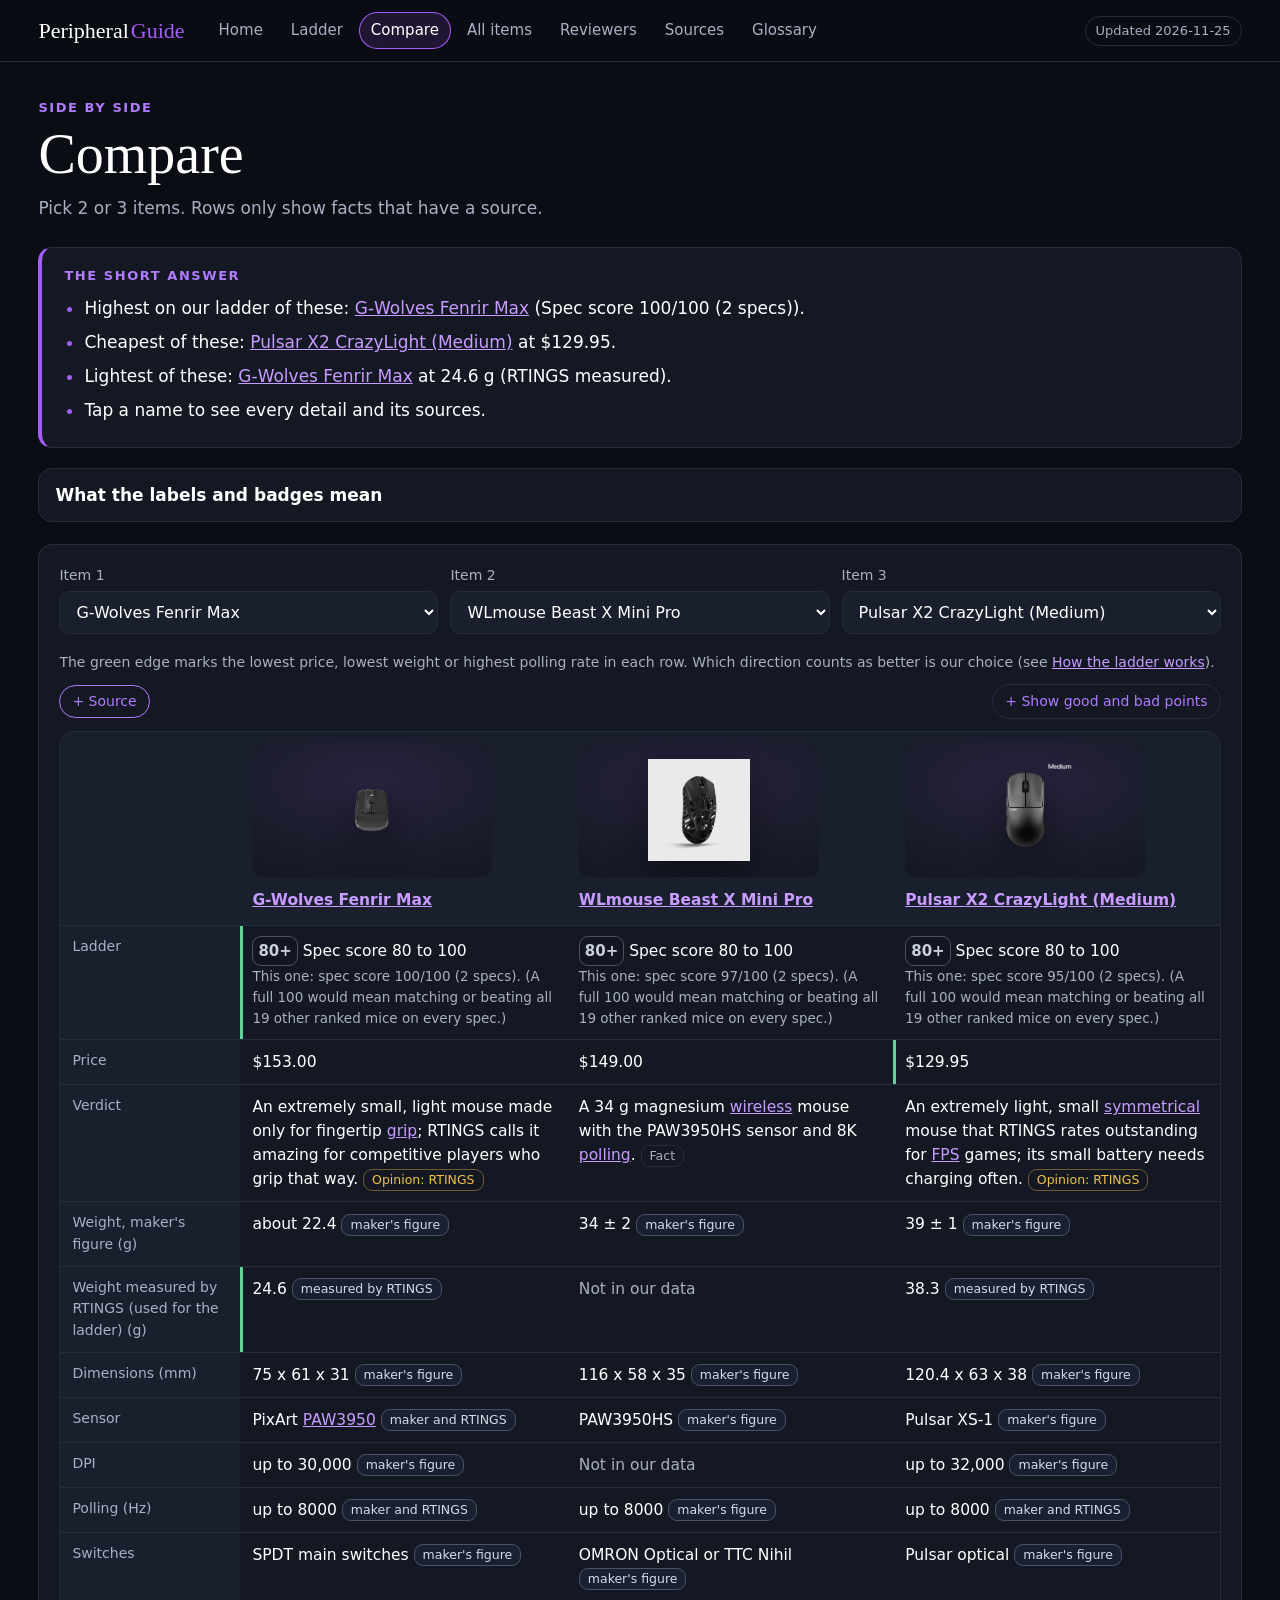
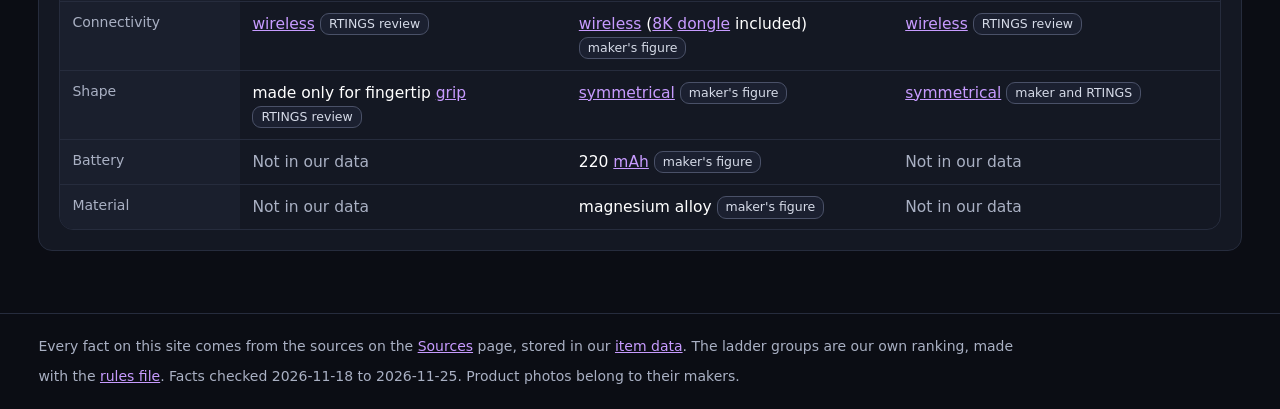
<file: compare.html>
<!doctype html>
<html lang="en"><head><meta charset="utf-8"><meta name="viewport" content="width=device-width,initial-scale=1">
<title>Compare · Peripheral Guide</title><meta name="description" content="Pick 2 or 3 items. Rows only show facts that have a source.">
<link rel="stylesheet" href="assets/style.css"></head>
<body data-page="compare">
<header class="top"><div class="top-in"><a class="brand" href="index.html">Peripheral<span>Guide</span></a>
<button class="menu-btn" type="button" aria-expanded="false" aria-controls="mainnav">Menu</button><nav id="mainnav" aria-label="Main"><a href="index.html">Home</a><a href="ladder.html">Ladder</a><a href="compare.html" aria-current="page">Compare</a><a href="items.html">All items</a><a href="reviewers.html">Reviewers</a><a href="sources.html">Sources</a><a href="glossary.html">Glossary</a></nav><span class="updated">Updated 2026-11-25</span></div></header>
<main>
<div class="hero"><p class="label">Side by side</p><h1>Compare</h1><p class="help">Pick 2 or 3 items. Rows only show facts that have a source.</p></div>
<section class="answer" aria-label="Short answer"><h2>The short answer</h2><ul><li><span class="js-fill">Pick items above to see the answer.</span></li></ul></section>
<details class="keys"><summary>What the labels and badges mean</summary><div class="keys-in"><div><h3>Labels on sentences</h3><dl><dt><span class="chip agreed">Agreed</span></dt><dd>Two or more different <a class="gl" href="glossary.html#outlet" title="Our word for one review site or reviewer, like RTINGS, PC Gamer or boardzy. When an outlet puts an item on its best-of list or in its top group, we say it &quot;recommends&quot; the item. Each outlet counts once, even if it recommends an item in two lists.">outlets</a> say it.</dd><dt><span class="chip opinion">Opinion: NAME</span></dt><dd>Only one outlet says it.</dd><dt><span class="chip fact">Fact</span></dt><dd>A spec, price or test result from a maker page or a lab test (RTINGS). No opinion in it.</dd><dt><span class="chip reported">Reported: NAME</span></dt><dd>A plain fact, not an opinion, but only a review site or a store states it. No maker page or lab test confirms it yet.</dd><dt><span class="chip unverified">Unverified</span></dt><dd>We could not confirm it. It is not used for ranking, filters or "cheapest".</dd></dl></div><div><h3>Badges on cards</h3><dl><dt><span class="tier t-S" role="img" aria-label="Spec score group 80 to 100">80+</span><span class="tier t-A" role="img" aria-label="Spec score group 60 to 79">60+</span><span class="tier t-B" role="img" aria-label="Spec score group 40 to 59">40+</span><span class="tier t-C" role="img" aria-label="Spec score group under 40">&lt;40</span></dt><dd>Mice and keyboards only: our spec score out of 100. It counts only 2 or 3 gaming specs, not comfort, shape or features. It is not an overall grade.</dd><dt><span class="tier t-SRC" role="img" aria-label="Recommended by 2 outlets">2</span><span class="tier t-SRC" role="img" aria-label="Recommended by 1 outlet">1</span></dt><dd>Mousepads and skates only: how many outlets recommend it. A number, not a grade.</dd><dt><span class="tier t-X" role="img" aria-label="Avoid: a reviewer says to avoid it">✕</span></dt><dd>A reviewer says to avoid it.</dd><dt><span class="tier t-NA" role="img" aria-label="Not ranked">?</span></dt><dd>Not ranked: a spec we compare is missing or not comparable.</dd><dt><span class="tier t-NA" role="img" aria-label="Built for work, not ranked">W</span></dt><dd>Built for work, so not ranked on gaming specs.</dd></dl></div></div><p class="small"><a href="glossary.html">Glossary of words</a> · <a href="ladder.html">How the ladder works</a></p></details>
<section class="block"><div class="pickers"><label>Item 1<select id="pick1"><optgroup label="Mice"><option value="arye-rcc-1">ARYE RCC-1</option><option value="corsair-katar-pro-xt">Corsair KATAR PRO XT</option><option value="endgame-gear-op1-8k-v2">Endgame Gear OP1 8k v2</option><option value="finalmouse-starlight-x">Finalmouse Starlight X (SLX)</option><option value="g-wolves-fenrir-max">G-Wolves Fenrir Max</option><option value="lamzu-thorn-v2">LAMZU THORN V2</option><option value="logitech-g-pro-x-superlight-2">Logitech G PRO X SUPERLIGHT 2</option><option value="logitech-g-pro-x3-superstrike">Logitech G PRO X3 SUPERSTRIKE</option><option value="logitech-g305-lightspeed">Logitech G305 LIGHTSPEED</option><option value="logitech-g502-x-plus">Logitech G502 X PLUS</option><option value="logitech-mx-master-4">Logitech MX Master 4</option><option value="pulsar-x2-crazylight">Pulsar X2 CrazyLight (Medium)</option><option value="pulsar-xlite-v4-es-mini">Pulsar Xlite v4 eS Mini</option><option value="razer-basilisk-v3">Razer Basilisk V3</option><option value="razer-deathadder-v4-pro">Razer DeathAdder V4 Pro</option><option value="razer-viper-v3-pro">Razer Viper V3 Pro</option><option value="razer-viper-v4-pro">Razer Viper V4 Pro</option><option value="vxe-r1-pro">VXE R1 Pro (Dragonfly R1 Pro)</option><option value="vxe-v3-pro">VXE V3 Pro (Dragonfly V3 Pro)</option><option value="wlmouse-beast-x-mini-pro">WLmouse Beast X Mini Pro</option><option value="wlmouse-huan">WLmouse HUAN</option></optgroup><optgroup label="Keyboards"><option value="asus-rog-strix-scope-ii-96-wireless">ASUS ROG Strix Scope II 96 Wireless</option><option value="atk-a87-pro">ATK A87 Pro</option><option value="corsair-k70-core">Corsair K70 CORE</option><option value="drunkdeer-a75">DrunkDeer A75</option><option value="ducky-ok-m">Ducky OK-M</option><option value="everglide-su66-max">Everglide SU66 Max</option><option value="everglide-su75-pro">Everglide SU75 Pro</option><option value="keychron-k2-ultra-8k">Keychron K2 Ultra 8K</option><option value="keychron-q6-ultra-8k">Keychron Q6 Ultra 8K</option><option value="keychron-v1-ultra-8k">Keychron V1 Ultra 8K</option><option value="lemokey-p1-he">Lemokey P1 HE</option><option value="logitech-mx-keys-s">Logitech MX Keys S</option><option value="monsgeek-fun60-ultra">MonsGeek FUN60 Ultra</option><option value="wired-in-protagonist-he">Wired In Protagonist HE</option><option value="wooting-80he">Wooting 80HE</option></optgroup><optgroup label="Mousepads"><option value="artisan-ninja-fx-type-99">ARTISAN NINJA FX TYPE-99</option><option value="artisan-ninja-fx-zero">ARTISAN NINJA FX ZERO</option><option value="cooler-master-mp511">Cooler Master MP511</option><option value="corsair-mm350">Corsair MM350</option><option value="lgg-neptune-pro">Lethal Gaming Gear Neptune Pro (now Pulsar eS Neptune Pro)</option><option value="lgg-saturn-pro">Lethal Gaming Gear Saturn Pro (now Pulsar eS Saturn Pro)</option><option value="logitech-powerplay-2">Logitech G POWERPLAY 2</option><option value="mitsuki-koku-cloth">MITSUKI Kokū — The Void (Cloth Edition)</option><option value="pulsar-superglide-glass-pad">Pulsar Superglide Glass Mousepad</option><option value="razer-atlas">Razer Atlas</option><option value="razer-firefly-v2-pro">Razer Firefly V2 Pro</option><option value="skypad-glass-3">SkyPAD Glass 3.0</option><option value="steelseries-qck-heavy">SteelSeries QcK Heavy</option><option value="tekkusai-kohaku-glass">Tekkusai Kohaku Glass Mousepad</option><option value="zowie-g-sr-ii">ZOWIE G-SR II</option></optgroup><optgroup label="Mouse skates"><option value="corepad-skatez-pro-max">Corepad PRO MAX Skatez</option><option value="esptiger-ice-v2">ESPTiger ICE V2</option><option value="pulsar-superglide-skates">Pulsar Superglide (glass skates)</option><option value="unusual-way-magic-ice">Unusual Way Magic Ice</option><option value="xraypad-jade">X-raypad Jade</option><option value="xraypad-obsidian">X-raypad Obsidian</option><option value="xraypad-obsidian-air">X-raypad Obsidian Air</option><option value="xraypad-obsidian-pro">X-raypad Obsidian Pro</option></optgroup></select></label><label>Item 2<select id="pick2"><optgroup label="Mice"><option value="arye-rcc-1">ARYE RCC-1</option><option value="corsair-katar-pro-xt">Corsair KATAR PRO XT</option><option value="endgame-gear-op1-8k-v2">Endgame Gear OP1 8k v2</option><option value="finalmouse-starlight-x">Finalmouse Starlight X (SLX)</option><option value="g-wolves-fenrir-max">G-Wolves Fenrir Max</option><option value="lamzu-thorn-v2">LAMZU THORN V2</option><option value="logitech-g-pro-x-superlight-2">Logitech G PRO X SUPERLIGHT 2</option><option value="logitech-g-pro-x3-superstrike">Logitech G PRO X3 SUPERSTRIKE</option><option value="logitech-g305-lightspeed">Logitech G305 LIGHTSPEED</option><option value="logitech-g502-x-plus">Logitech G502 X PLUS</option><option value="logitech-mx-master-4">Logitech MX Master 4</option><option value="pulsar-x2-crazylight">Pulsar X2 CrazyLight (Medium)</option><option value="pulsar-xlite-v4-es-mini">Pulsar Xlite v4 eS Mini</option><option value="razer-basilisk-v3">Razer Basilisk V3</option><option value="razer-deathadder-v4-pro">Razer DeathAdder V4 Pro</option><option value="razer-viper-v3-pro">Razer Viper V3 Pro</option><option value="razer-viper-v4-pro">Razer Viper V4 Pro</option><option value="vxe-r1-pro">VXE R1 Pro (Dragonfly R1 Pro)</option><option value="vxe-v3-pro">VXE V3 Pro (Dragonfly V3 Pro)</option><option value="wlmouse-beast-x-mini-pro">WLmouse Beast X Mini Pro</option><option value="wlmouse-huan">WLmouse HUAN</option></optgroup><optgroup label="Keyboards"><option value="asus-rog-strix-scope-ii-96-wireless">ASUS ROG Strix Scope II 96 Wireless</option><option value="atk-a87-pro">ATK A87 Pro</option><option value="corsair-k70-core">Corsair K70 CORE</option><option value="drunkdeer-a75">DrunkDeer A75</option><option value="ducky-ok-m">Ducky OK-M</option><option value="everglide-su66-max">Everglide SU66 Max</option><option value="everglide-su75-pro">Everglide SU75 Pro</option><option value="keychron-k2-ultra-8k">Keychron K2 Ultra 8K</option><option value="keychron-q6-ultra-8k">Keychron Q6 Ultra 8K</option><option value="keychron-v1-ultra-8k">Keychron V1 Ultra 8K</option><option value="lemokey-p1-he">Lemokey P1 HE</option><option value="logitech-mx-keys-s">Logitech MX Keys S</option><option value="monsgeek-fun60-ultra">MonsGeek FUN60 Ultra</option><option value="wired-in-protagonist-he">Wired In Protagonist HE</option><option value="wooting-80he">Wooting 80HE</option></optgroup><optgroup label="Mousepads"><option value="artisan-ninja-fx-type-99">ARTISAN NINJA FX TYPE-99</option><option value="artisan-ninja-fx-zero">ARTISAN NINJA FX ZERO</option><option value="cooler-master-mp511">Cooler Master MP511</option><option value="corsair-mm350">Corsair MM350</option><option value="lgg-neptune-pro">Lethal Gaming Gear Neptune Pro (now Pulsar eS Neptune Pro)</option><option value="lgg-saturn-pro">Lethal Gaming Gear Saturn Pro (now Pulsar eS Saturn Pro)</option><option value="logitech-powerplay-2">Logitech G POWERPLAY 2</option><option value="mitsuki-koku-cloth">MITSUKI Kokū — The Void (Cloth Edition)</option><option value="pulsar-superglide-glass-pad">Pulsar Superglide Glass Mousepad</option><option value="razer-atlas">Razer Atlas</option><option value="razer-firefly-v2-pro">Razer Firefly V2 Pro</option><option value="skypad-glass-3">SkyPAD Glass 3.0</option><option value="steelseries-qck-heavy">SteelSeries QcK Heavy</option><option value="tekkusai-kohaku-glass">Tekkusai Kohaku Glass Mousepad</option><option value="zowie-g-sr-ii">ZOWIE G-SR II</option></optgroup><optgroup label="Mouse skates"><option value="corepad-skatez-pro-max">Corepad PRO MAX Skatez</option><option value="esptiger-ice-v2">ESPTiger ICE V2</option><option value="pulsar-superglide-skates">Pulsar Superglide (glass skates)</option><option value="unusual-way-magic-ice">Unusual Way Magic Ice</option><option value="xraypad-jade">X-raypad Jade</option><option value="xraypad-obsidian">X-raypad Obsidian</option><option value="xraypad-obsidian-air">X-raypad Obsidian Air</option><option value="xraypad-obsidian-pro">X-raypad Obsidian Pro</option></optgroup></select></label><label>Item 3<select id="pick3"><option value="">None</option><optgroup label="Mice"><option value="arye-rcc-1">ARYE RCC-1</option><option value="corsair-katar-pro-xt">Corsair KATAR PRO XT</option><option value="endgame-gear-op1-8k-v2">Endgame Gear OP1 8k v2</option><option value="finalmouse-starlight-x">Finalmouse Starlight X (SLX)</option><option value="g-wolves-fenrir-max">G-Wolves Fenrir Max</option><option value="lamzu-thorn-v2">LAMZU THORN V2</option><option value="logitech-g-pro-x-superlight-2">Logitech G PRO X SUPERLIGHT 2</option><option value="logitech-g-pro-x3-superstrike">Logitech G PRO X3 SUPERSTRIKE</option><option value="logitech-g305-lightspeed">Logitech G305 LIGHTSPEED</option><option value="logitech-g502-x-plus">Logitech G502 X PLUS</option><option value="logitech-mx-master-4">Logitech MX Master 4</option><option value="pulsar-x2-crazylight">Pulsar X2 CrazyLight (Medium)</option><option value="pulsar-xlite-v4-es-mini">Pulsar Xlite v4 eS Mini</option><option value="razer-basilisk-v3">Razer Basilisk V3</option><option value="razer-deathadder-v4-pro">Razer DeathAdder V4 Pro</option><option value="razer-viper-v3-pro">Razer Viper V3 Pro</option><option value="razer-viper-v4-pro">Razer Viper V4 Pro</option><option value="vxe-r1-pro">VXE R1 Pro (Dragonfly R1 Pro)</option><option value="vxe-v3-pro">VXE V3 Pro (Dragonfly V3 Pro)</option><option value="wlmouse-beast-x-mini-pro">WLmouse Beast X Mini Pro</option><option value="wlmouse-huan">WLmouse HUAN</option></optgroup><optgroup label="Keyboards"><option value="asus-rog-strix-scope-ii-96-wireless">ASUS ROG Strix Scope II 96 Wireless</option><option value="atk-a87-pro">ATK A87 Pro</option><option value="corsair-k70-core">Corsair K70 CORE</option><option value="drunkdeer-a75">DrunkDeer A75</option><option value="ducky-ok-m">Ducky OK-M</option><option value="everglide-su66-max">Everglide SU66 Max</option><option value="everglide-su75-pro">Everglide SU75 Pro</option><option value="keychron-k2-ultra-8k">Keychron K2 Ultra 8K</option><option value="keychron-q6-ultra-8k">Keychron Q6 Ultra 8K</option><option value="keychron-v1-ultra-8k">Keychron V1 Ultra 8K</option><option value="lemokey-p1-he">Lemokey P1 HE</option><option value="logitech-mx-keys-s">Logitech MX Keys S</option><option value="monsgeek-fun60-ultra">MonsGeek FUN60 Ultra</option><option value="wired-in-protagonist-he">Wired In Protagonist HE</option><option value="wooting-80he">Wooting 80HE</option></optgroup><optgroup label="Mousepads"><option value="artisan-ninja-fx-type-99">ARTISAN NINJA FX TYPE-99</option><option value="artisan-ninja-fx-zero">ARTISAN NINJA FX ZERO</option><option value="cooler-master-mp511">Cooler Master MP511</option><option value="corsair-mm350">Corsair MM350</option><option value="lgg-neptune-pro">Lethal Gaming Gear Neptune Pro (now Pulsar eS Neptune Pro)</option><option value="lgg-saturn-pro">Lethal Gaming Gear Saturn Pro (now Pulsar eS Saturn Pro)</option><option value="logitech-powerplay-2">Logitech G POWERPLAY 2</option><option value="mitsuki-koku-cloth">MITSUKI Kokū — The Void (Cloth Edition)</option><option value="pulsar-superglide-glass-pad">Pulsar Superglide Glass Mousepad</option><option value="razer-atlas">Razer Atlas</option><option value="razer-firefly-v2-pro">Razer Firefly V2 Pro</option><option value="skypad-glass-3">SkyPAD Glass 3.0</option><option value="steelseries-qck-heavy">SteelSeries QcK Heavy</option><option value="tekkusai-kohaku-glass">Tekkusai Kohaku Glass Mousepad</option><option value="zowie-g-sr-ii">ZOWIE G-SR II</option></optgroup><optgroup label="Mouse skates"><option value="corepad-skatez-pro-max">Corepad PRO MAX Skatez</option><option value="esptiger-ice-v2">ESPTiger ICE V2</option><option value="pulsar-superglide-skates">Pulsar Superglide (glass skates)</option><option value="unusual-way-magic-ice">Unusual Way Magic Ice</option><option value="xraypad-jade">X-raypad Jade</option><option value="xraypad-obsidian">X-raypad Obsidian</option><option value="xraypad-obsidian-air">X-raypad Obsidian Air</option><option value="xraypad-obsidian-pro">X-raypad Obsidian Pro</option></optgroup></select></label></div><div id="cmp"></div></section>
</main>
<footer><p>Every fact on this site comes from the sources on the <a href="sources.html">Sources</a> page, stored in our <a href="data/items.json">item data</a>. The ladder groups are our own ranking, made with the <a href="data/scoring.json">rules file</a>. Facts checked 2026-11-18 to 2026-11-25. Product photos belong to their makers.</p></footer>
<dialog id="detail" aria-label="Item details"><div class="dlg"><div class="dlg-bar"><button class="close" type="button" aria-label="Close">×</button></div><div id="detail-body"></div></div></dialog>
<script src="assets/data.js"></script><script src="assets/app.js"></script>
</body></html>
</file>
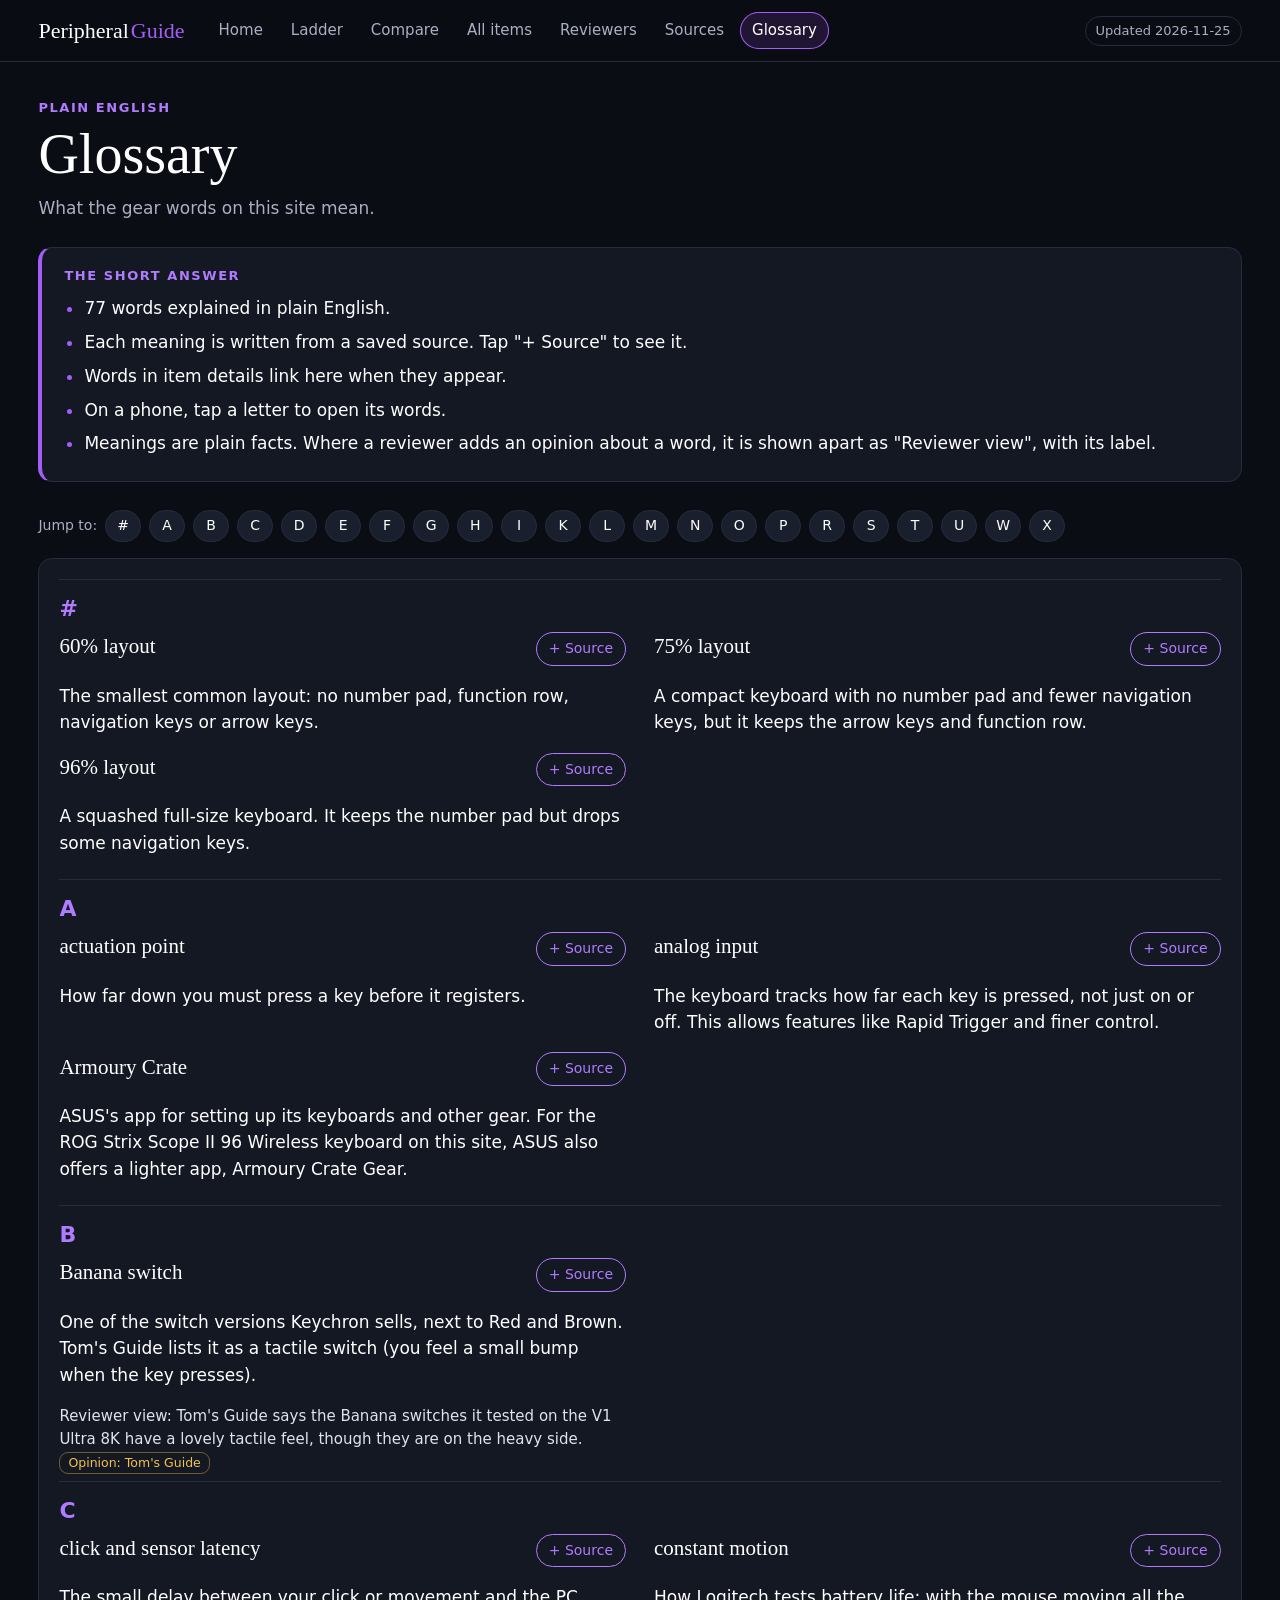
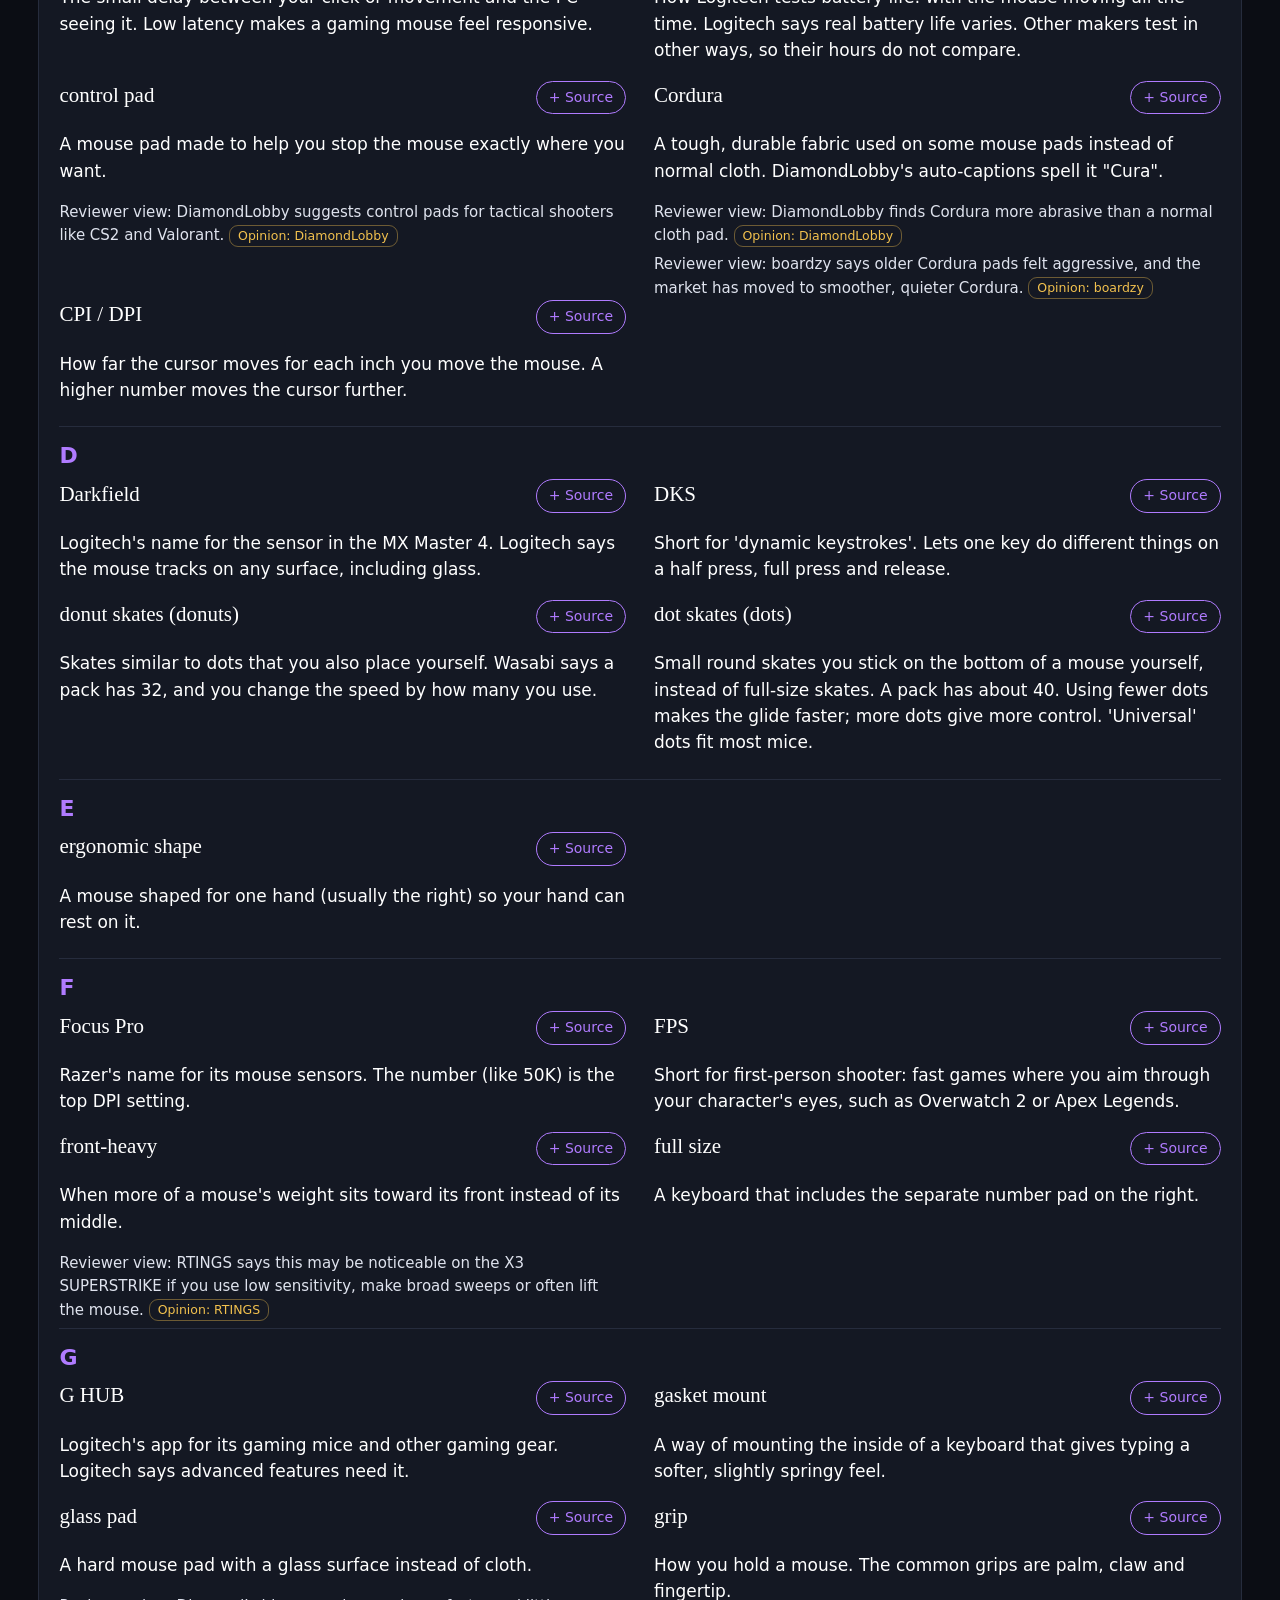
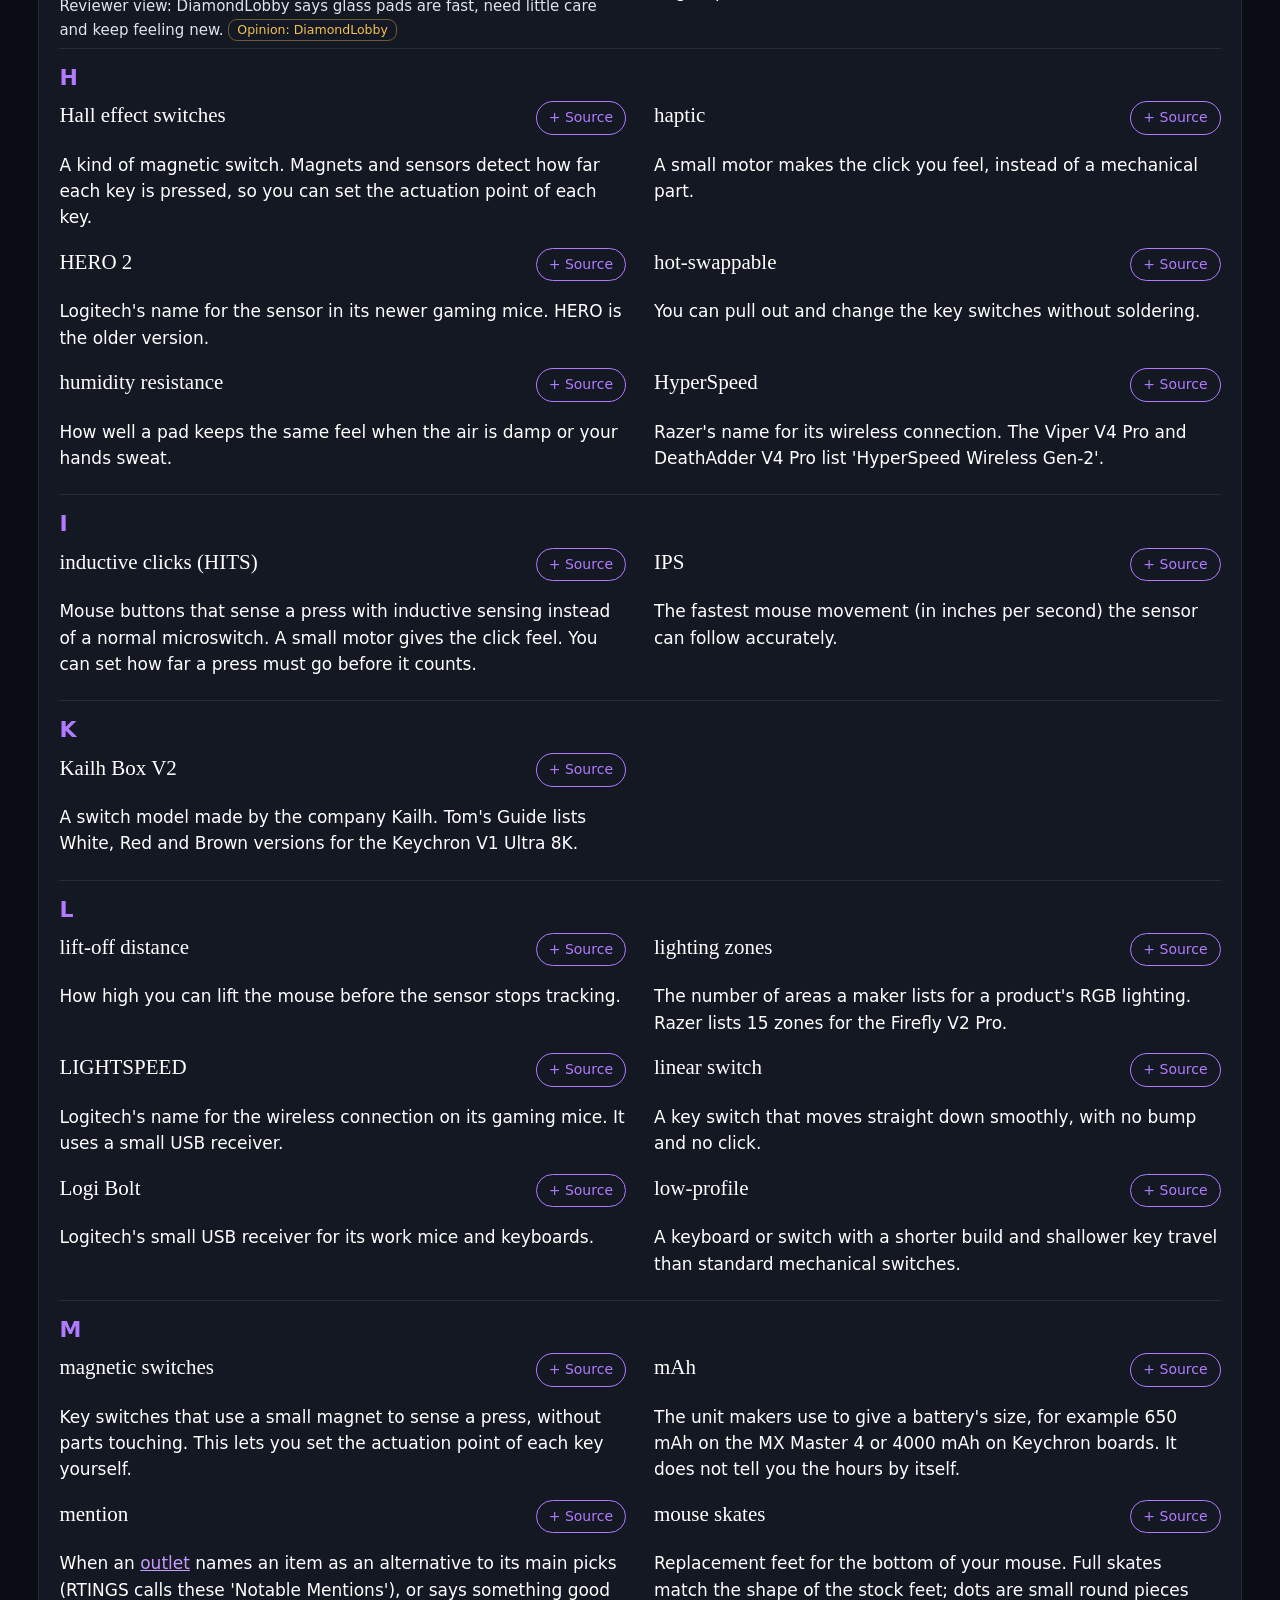
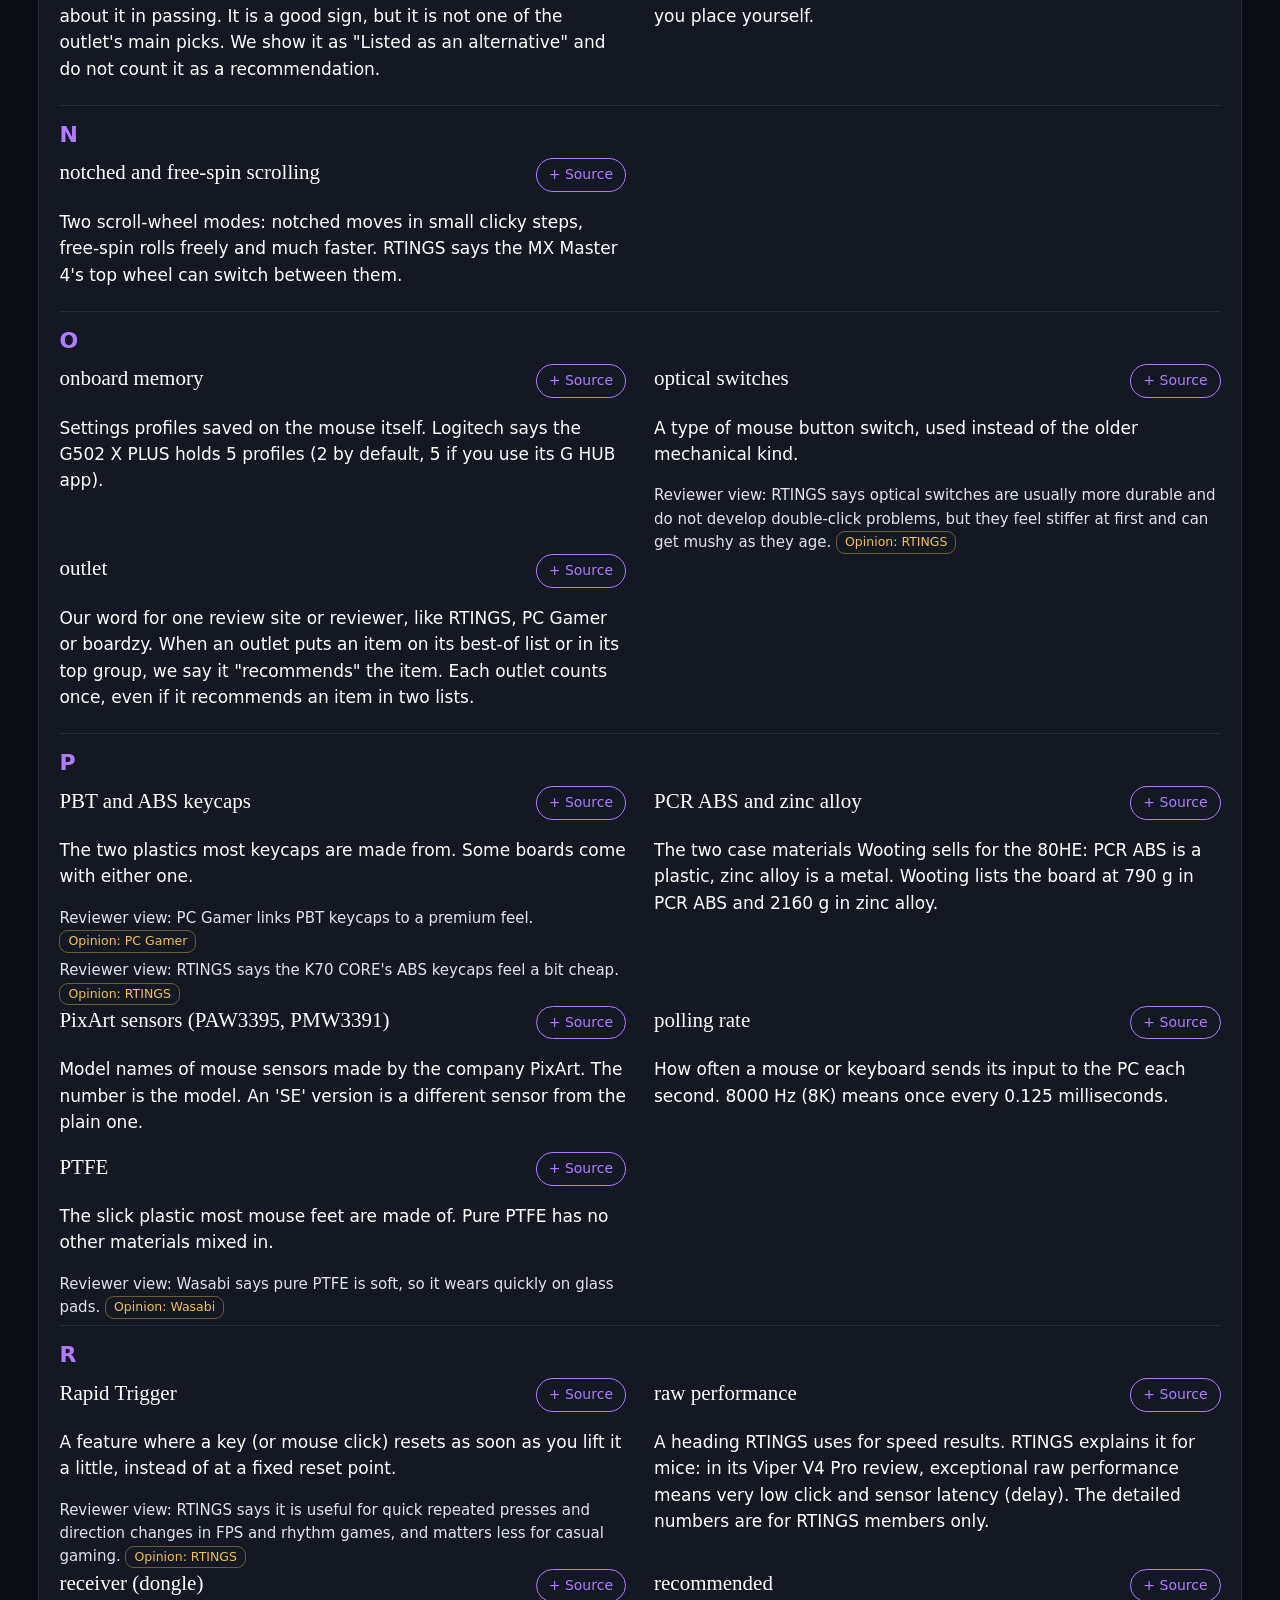
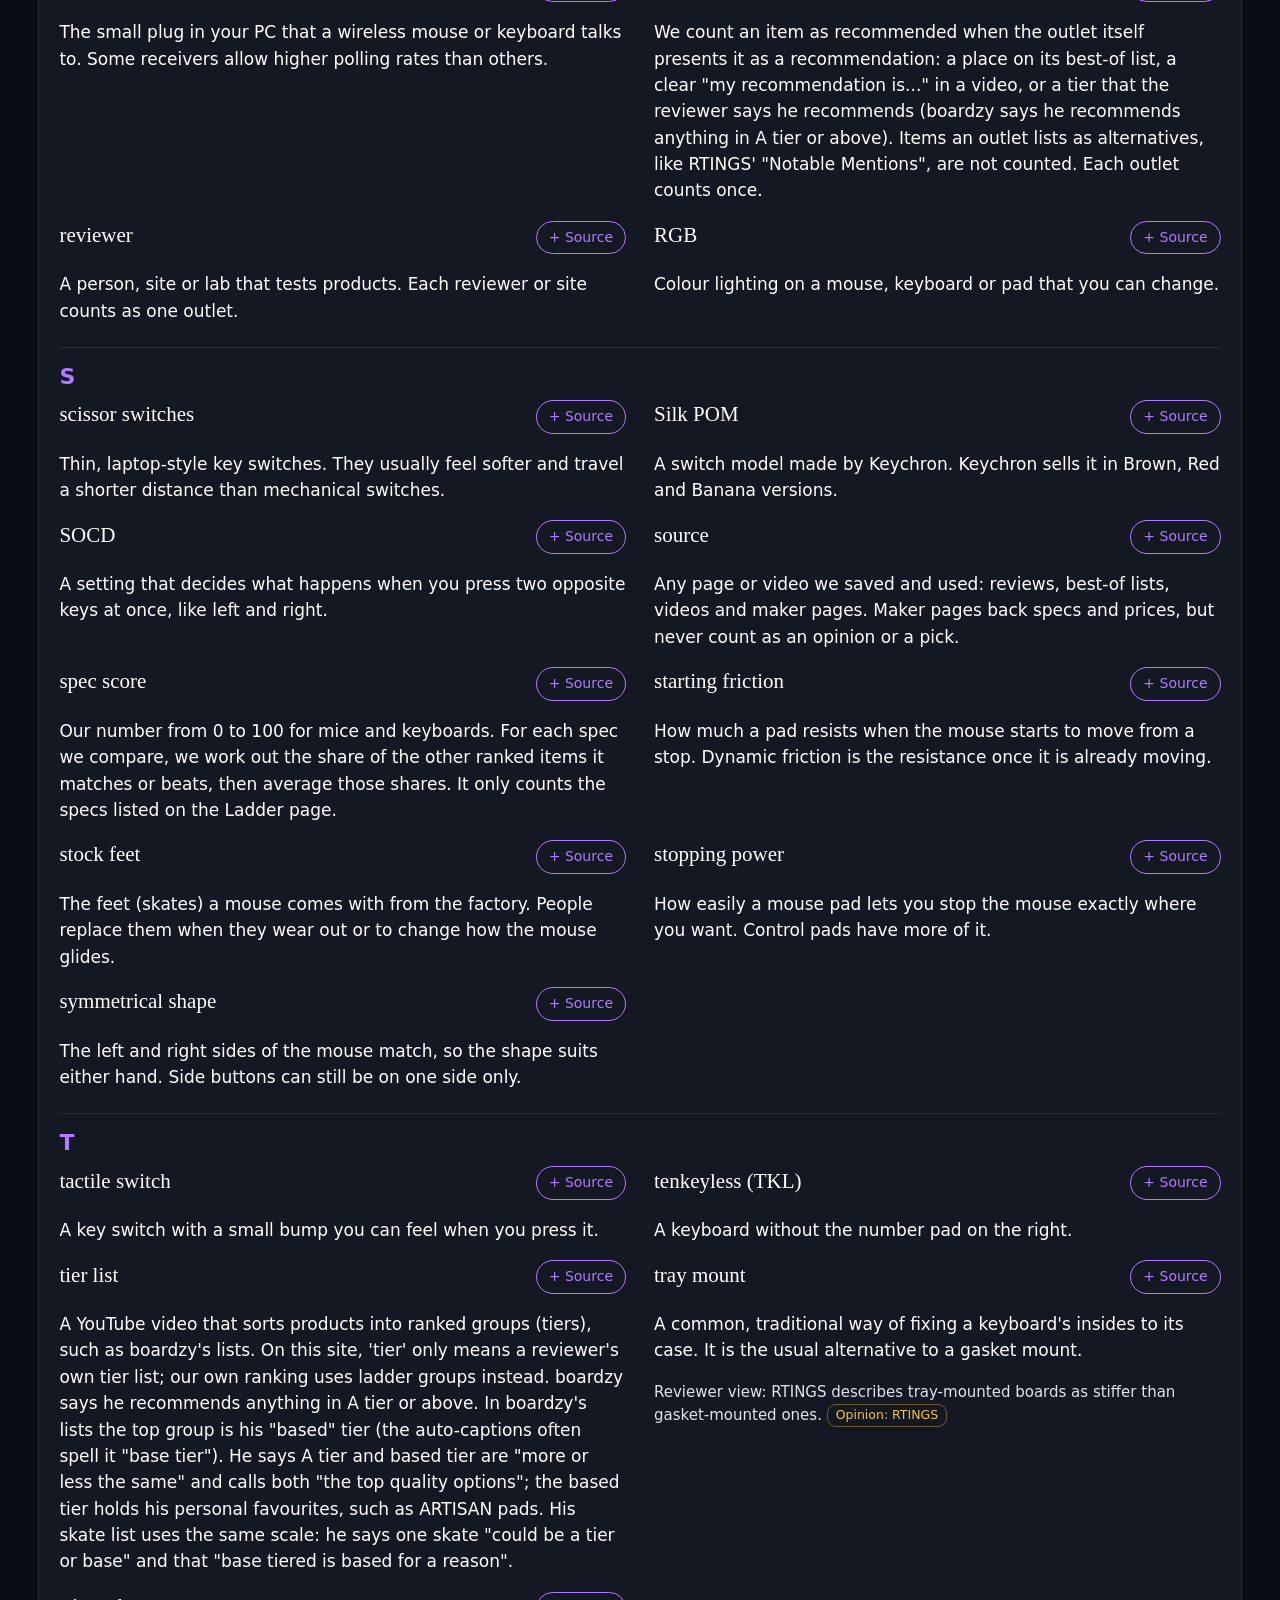
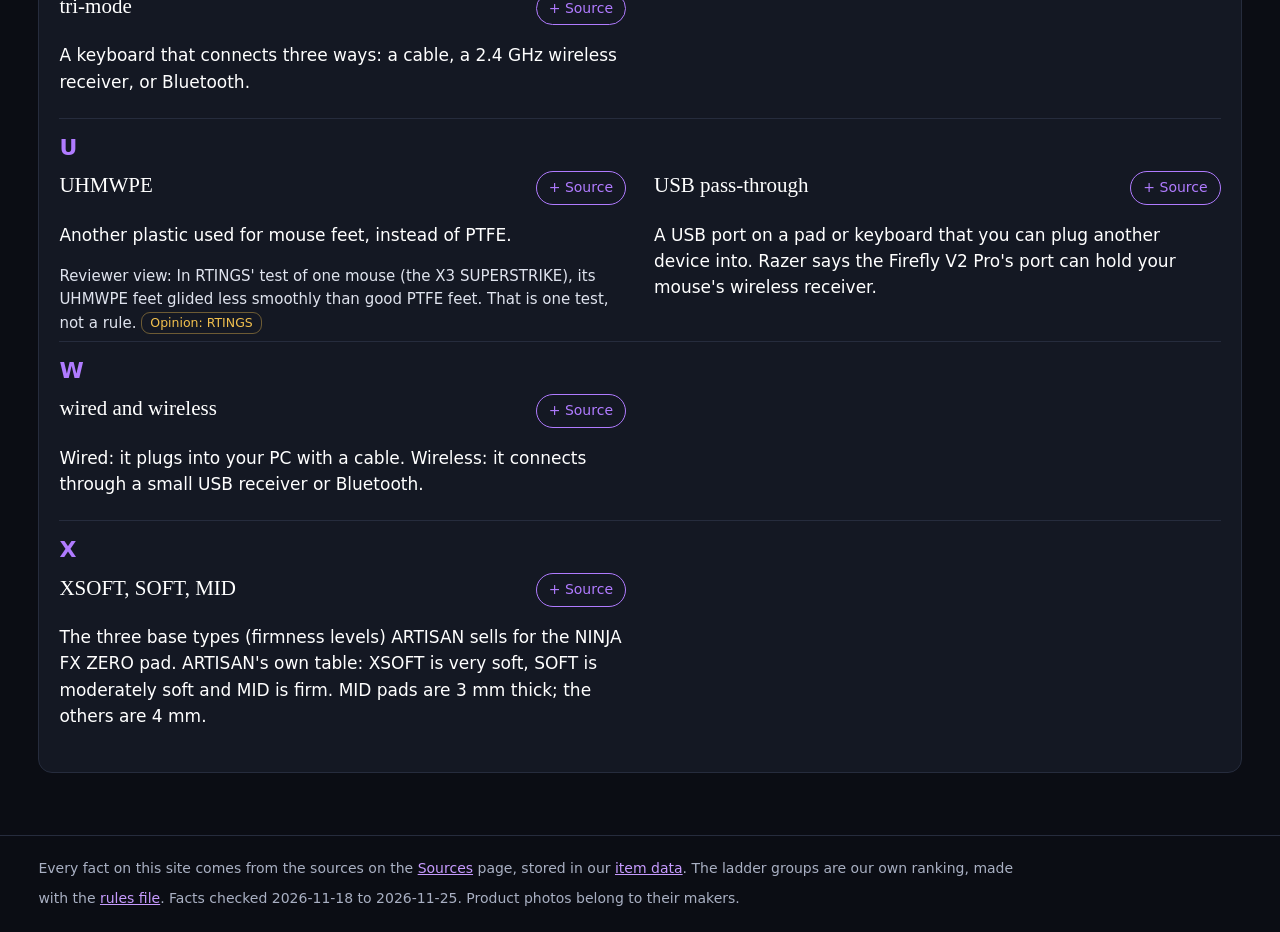
<file: glossary.html>
<!doctype html>
<html lang="en"><head><meta charset="utf-8"><meta name="viewport" content="width=device-width,initial-scale=1">
<title>Glossary · Peripheral Guide</title><meta name="description" content="What the gear words on this site mean.">
<link rel="stylesheet" href="assets/style.css"></head>
<body data-page="glossary">
<header class="top"><div class="top-in"><a class="brand" href="index.html">Peripheral<span>Guide</span></a>
<button class="menu-btn" type="button" aria-expanded="false" aria-controls="mainnav">Menu</button><nav id="mainnav" aria-label="Main"><a href="index.html">Home</a><a href="ladder.html">Ladder</a><a href="compare.html">Compare</a><a href="items.html">All items</a><a href="reviewers.html">Reviewers</a><a href="sources.html">Sources</a><a href="glossary.html" aria-current="page">Glossary</a></nav><span class="updated">Updated 2026-11-25</span></div></header>
<main>
<div class="hero"><p class="label">Plain English</p><h1>Glossary</h1><p class="help">What the gear words on this site mean.</p></div>
<section class="answer" aria-label="Short answer"><h2>The short answer</h2><ul><li>77 words explained in plain English.</li><li>Each meaning is written from a saved source. Tap "+ Source" to see it.</li><li>Words in item details link here when they appear.</li><li>On a phone, tap a letter to open its words.</li><li>Meanings are plain facts. Where a reviewer adds an opinion about a word, it is shown apart as "Reviewer view", with its label.</li></ul></section>

<div class="jump letters" role="navigation" aria-label="Jump to letter">Jump to: <a href="#letter-num">#</a> <a href="#letter-A">A</a> <a href="#letter-B">B</a> <a href="#letter-C">C</a> <a href="#letter-D">D</a> <a href="#letter-E">E</a> <a href="#letter-F">F</a> <a href="#letter-G">G</a> <a href="#letter-H">H</a> <a href="#letter-I">I</a> <a href="#letter-K">K</a> <a href="#letter-L">L</a> <a href="#letter-M">M</a> <a href="#letter-N">N</a> <a href="#letter-O">O</a> <a href="#letter-P">P</a> <a href="#letter-R">R</a> <a href="#letter-S">S</a> <a href="#letter-T">T</a> <a href="#letter-U">U</a> <a href="#letter-W">W</a> <a href="#letter-X">X</a></div><section class="block"><details class="gl-letter" id="letter-num" open><summary><span class="gl-L">#</span><span class="small">3 words: 60% layout, 75% layout, 96% layout</span></summary><div class="glist"><div class="gterm srcsec" id="60-layout"><div class="dsec-h"><h3>60% layout</h3><button class="srcbtn" type="button" aria-expanded="false">+ Source</button></div><p>The smallest common layout: no number pad, function row, navigation keys or arrow keys.</p><div class="srcline">Source: <a href="https://www.tomshardware.com/peripherals/gaming-keyboards/best-gaming-keyboards" target="_blank" rel="noopener">Tom&#x27;s Hardware - Best Gaming Keyboards 2026</a> (checked 2026-11-18, <a href="raw/tomshardware_best-gaming-keyboards.txt">raw copy</a>)</div></div><div class="gterm srcsec" id="75-layout"><div class="dsec-h"><h3>75% layout</h3><button class="srcbtn" type="button" aria-expanded="false">+ Source</button></div><p>A compact keyboard with no number pad and fewer navigation keys, but it keeps the arrow keys and function row.</p><div class="srcline">Source: <a href="https://www.tomshardware.com/peripherals/gaming-keyboards/best-gaming-keyboards" target="_blank" rel="noopener">Tom&#x27;s Hardware - Best Gaming Keyboards 2026</a> (checked 2026-11-18, <a href="raw/tomshardware_best-gaming-keyboards.txt">raw copy</a>)</div></div><div class="gterm srcsec" id="96-layout"><div class="dsec-h"><h3>96% layout</h3><button class="srcbtn" type="button" aria-expanded="false">+ Source</button></div><p>A squashed full-size keyboard. It keeps the number pad but drops some navigation keys.</p><div class="srcline">Source: <a href="https://www.tomshardware.com/peripherals/gaming-keyboards/best-gaming-keyboards" target="_blank" rel="noopener">Tom&#x27;s Hardware - Best Gaming Keyboards 2026</a> (checked 2026-11-18, <a href="raw/tomshardware_best-gaming-keyboards.txt">raw copy</a>)</div></div></div></details><details class="gl-letter" id="letter-A" open><summary><span class="gl-L">A</span><span class="small">3 words: actuation point, analog input, Armoury Crate</span></summary><div class="glist"><div class="gterm srcsec" id="actuation-point"><div class="dsec-h"><h3>actuation point</h3><button class="srcbtn" type="button" aria-expanded="false">+ Source</button></div><p>How far down you must press a key before it registers.</p><div class="srcline">Source: <a href="https://www.pcgamer.com/best-mechanical-keyboard/" target="_blank" rel="noopener">PC Gamer - Best mechanical keyboards 2026</a> (checked 2026-11-18, <a href="raw/pcgamer_best-mechanical-keyboard.txt">raw copy</a>)</div></div><div class="gterm srcsec" id="analog-input"><div class="dsec-h"><h3>analog input</h3><button class="srcbtn" type="button" aria-expanded="false">+ Source</button></div><p>The keyboard tracks how far each key is pressed, not just on or off. This allows features like Rapid Trigger and finer control.</p><div class="srcline">Source: <a href="https://wooting.io/wooting-80he" target="_blank" rel="noopener">Wooting - 80HE product page</a> (checked 2026-11-18, <a href="raw/maker_wooting_80he.txt">raw copy</a>)</div></div><div class="gterm srcsec" id="armoury-crate"><div class="dsec-h"><h3>Armoury Crate</h3><button class="srcbtn" type="button" aria-expanded="false">+ Source</button></div><p>ASUS&#x27;s app for setting up its keyboards and other gear. For the ROG Strix Scope II 96 Wireless keyboard on this site, ASUS also offers a lighter app, Armoury Crate Gear.</p><div class="srcline">Source: <a href="https://www.rtings.com/keyboard/reviews/asus/rog-strix-scope-ii-96-wireless" target="_blank" rel="noopener">RTINGS review - ASUS ROG Strix Scope II 96 Wireless (free sections)</a> (checked 2026-11-18, <a href="raw/rtings_kb_asus-rog-strix-scope-ii-96-wireless.txt">raw copy</a>)</div></div></div></details><details class="gl-letter" id="letter-B" open><summary><span class="gl-L">B</span><span class="small">1 word: Banana switch</span></summary><div class="glist"><div class="gterm srcsec" id="banana-switch"><div class="dsec-h"><h3>Banana switch</h3><button class="srcbtn" type="button" aria-expanded="false">+ Source</button></div><p>One of the switch versions Keychron sells, next to Red and Brown. Tom&#x27;s Guide lists it as a tactile switch (you feel a small bump when the key presses).</p><p class="gnote">Reviewer view: Tom&#x27;s Guide says the Banana switches it tested on the V1 Ultra 8K have a lovely tactile feel, though they are on the heavy side. <span class="chip opinion">Opinion<span class="cn">: Tom&#x27;s Guide</span></span></p><div class="srcline">Source: <a href="https://www.keychron.com/products/keychron-k2-ultra-8k-wireless-custom-mechanical-keyboard" target="_blank" rel="noopener">Keychron - K2 Ultra 8K (product data)</a> (checked 2026-11-18, <a href="raw/maker_keychron_keychron-k2-ultra-8k-wireless-custom-mechanical-keyboard.txt">raw copy</a>); <a href="https://www.keychron.com/products/keychron-q6-ultra-8k-wireless-custom-mechanical-keyboard" target="_blank" rel="noopener">Keychron - Q6 Ultra 8K (product data)</a> (checked 2026-11-18, <a href="raw/maker_keychron_keychron-q6-ultra-8k-wireless-custom-mechanical-keyboard.txt">raw copy</a>); <a href="https://www.tomsguide.com/best-picks/best-mechanical-keyboards" target="_blank" rel="noopener">Tom&#x27;s Guide - Best mechanical keyboards 2026</a> (checked 2026-11-18, <a href="raw/tomsguide_best-mechanical-keyboards.txt">raw copy</a>)</div><div class="srcline">Source for the reviewer view: <a href="https://www.tomsguide.com/best-picks/best-mechanical-keyboards" target="_blank" rel="noopener">Tom&#x27;s Guide - Best mechanical keyboards 2026</a> (checked 2026-11-18, <a href="raw/tomsguide_best-mechanical-keyboards.txt">raw copy</a>)</div></div></div></details><details class="gl-letter" id="letter-C" open><summary><span class="gl-L">C</span><span class="small">5 words: click and sensor latency, constant motion, control pad, Cordura, CPI / DPI</span></summary><div class="glist"><div class="gterm srcsec" id="click-and-sensor-latency"><div class="dsec-h"><h3>click and sensor latency</h3><button class="srcbtn" type="button" aria-expanded="false">+ Source</button></div><p>The small delay between your click or movement and the PC seeing it. Low latency makes a gaming mouse feel responsive.</p><div class="srcline">Source: <a href="https://www.rtings.com/mouse/reviews/best/mouse" target="_blank" rel="noopener">RTINGS - The Best Mouse of 2026</a> (checked 2026-11-18, <a href="raw/rtings_best-mouse.txt">raw copy</a>)</div></div><div class="gterm srcsec" id="constant-motion"><div class="dsec-h"><h3>constant motion</h3><button class="srcbtn" type="button" aria-expanded="false">+ Source</button></div><p>How Logitech tests battery life: with the mouse moving all the time. Logitech says real battery life varies. Other makers test in other ways, so their hours do not compare.</p><div class="srcline">Source: <a href="https://www.logitechg.com/en-us/shop/p/pro-x2-superlight-wireless-mouse.910-006636" target="_blank" rel="noopener">Logitech G - PRO X SUPERLIGHT 2 product page</a> (checked 2026-11-18, <a href="raw/maker_logitechg_pro-x2-superlight-wireless-mouse.910-006636.txt">raw copy</a>)</div></div><div class="gterm srcsec" id="control-pad"><div class="dsec-h"><h3>control pad</h3><button class="srcbtn" type="button" aria-expanded="false">+ Source</button></div><p>A mouse pad made to help you stop the mouse exactly where you want.</p><p class="gnote">Reviewer view: DiamondLobby suggests control pads for tactical shooters like CS2 and Valorant. <span class="chip opinion">Opinion<span class="cn">: DiamondLobby</span></span></p><div class="srcline">Source: <a href="https://www.youtube.com/watch?v=xMnbkTuqlmg&amp;t=41s" target="_blank" rel="noopener">DiamondLobby Reviews - The BEST mouse pad for EVERY GAMER (0:41)</a> (checked 2026-11-18, <a href="raw/yt_diamondlobbyreviews_xMnbkTuqlmg.txt">raw copy</a>); <a href="https://www.youtube.com/watch?v=xMnbkTuqlmg&amp;t=67s" target="_blank" rel="noopener">DiamondLobby Reviews - The BEST mouse pad for EVERY GAMER (1:07)</a> (checked 2026-11-18, <a href="raw/yt_diamondlobbyreviews_xMnbkTuqlmg.txt">raw copy</a>)</div><div class="srcline">Source for the reviewer view: <a href="https://www.youtube.com/watch?v=xMnbkTuqlmg&amp;t=41s" target="_blank" rel="noopener">DiamondLobby Reviews - The BEST mouse pad for EVERY GAMER (0:41)</a> (checked 2026-11-18, <a href="raw/yt_diamondlobbyreviews_xMnbkTuqlmg.txt">raw copy</a>)</div></div><div class="gterm srcsec" id="cordura"><div class="dsec-h"><h3>Cordura</h3><button class="srcbtn" type="button" aria-expanded="false">+ Source</button></div><p>A tough, durable fabric used on some mouse pads instead of normal cloth. DiamondLobby&#x27;s auto-captions spell it &quot;Cura&quot;.</p><p class="gnote">Reviewer view: DiamondLobby finds Cordura more abrasive than a normal cloth pad. <span class="chip opinion">Opinion<span class="cn">: DiamondLobby</span></span></p><p class="gnote">Reviewer view: boardzy says older Cordura pads felt aggressive, and the market has moved to smoother, quieter Cordura. <span class="chip opinion">Opinion<span class="cn">: boardzy</span></span></p><div class="srcline">Source: <a href="https://www.youtube.com/watch?v=xMnbkTuqlmg&amp;t=325s" target="_blank" rel="noopener">DiamondLobby Reviews - The BEST mouse pad for EVERY GAMER (5:25)</a> (checked 2026-11-19, <a href="raw/yt_diamondlobbyreviews_xMnbkTuqlmg.txt">raw copy</a>); <a href="https://www.youtube.com/watch?v=49GTICk9xd0&amp;t=1176s" target="_blank" rel="noopener">boardzy - 2024 Mousepad Tier List (19:36)</a> (checked 2026-11-19, <a href="raw/yt_boardzy_49GTICk9xd0.txt">raw copy</a>)</div><div class="srcline">Source for the reviewer view: <a href="https://www.youtube.com/watch?v=xMnbkTuqlmg&amp;t=351s" target="_blank" rel="noopener">DiamondLobby Reviews - The BEST mouse pad for EVERY GAMER (5:51)</a> (checked 2026-11-19, <a href="raw/yt_diamondlobbyreviews_xMnbkTuqlmg.txt">raw copy</a>)</div><div class="srcline">Source for the reviewer view: <a href="https://www.youtube.com/watch?v=49GTICk9xd0&amp;t=1184s" target="_blank" rel="noopener">boardzy - 2024 Mousepad Tier List (19:44)</a> (checked 2026-11-19, <a href="raw/yt_boardzy_49GTICk9xd0.txt">raw copy</a>)</div></div><div class="gterm srcsec" id="cpi-dpi"><div class="dsec-h"><h3>CPI / DPI</h3><button class="srcbtn" type="button" aria-expanded="false">+ Source</button></div><p>How far the cursor moves for each inch you move the mouse. A higher number moves the cursor further.</p><div class="srcline">Source: <a href="https://www.pcgamer.com/the-best-gaming-mouse/" target="_blank" rel="noopener">PC Gamer - Best gaming mouse 2026</a> (checked 2026-11-18, <a href="raw/pcgamer_best-gaming-mouse.txt">raw copy</a>)</div></div></div></details><details class="gl-letter" id="letter-D" open><summary><span class="gl-L">D</span><span class="small">4 words: Darkfield, DKS, donut skates (donuts), dot skates (dots)</span></summary><div class="glist"><div class="gterm srcsec" id="darkfield"><div class="dsec-h"><h3>Darkfield</h3><button class="srcbtn" type="button" aria-expanded="false">+ Source</button></div><p>Logitech&#x27;s name for the sensor in the MX Master 4. Logitech says the mouse tracks on any surface, including glass.</p><div class="srcline">Source: <a href="https://www.logitech.com/en-us/shop/p/mx-master-4.910-007558" target="_blank" rel="noopener">Logitech - MX Master 4 product page</a> (checked 2026-11-18, <a href="raw/maker_logitech_mx-master-4.910-007558.txt">raw copy</a>)</div></div><div class="gterm srcsec" id="dks"><div class="dsec-h"><h3>DKS</h3><button class="srcbtn" type="button" aria-expanded="false">+ Source</button></div><p>Short for &#x27;dynamic keystrokes&#x27;. Lets one key do different things on a half press, full press and release.</p><div class="srcline">Source: <a href="https://wooting.io/wooting-80he" target="_blank" rel="noopener">Wooting - 80HE product page</a> (checked 2026-11-18, <a href="raw/maker_wooting_80he.txt">raw copy</a>)</div></div><div class="gterm srcsec" id="donut-skates-donuts"><div class="dsec-h"><h3>donut skates (donuts)</h3><button class="srcbtn" type="button" aria-expanded="false">+ Source</button></div><p>Skates similar to dots that you also place yourself. Wasabi says a pack has 32, and you change the speed by how many you use.</p><div class="srcline">Source: <a href="https://www.youtube.com/watch?v=mYmfQsXwB_o&amp;t=152s" target="_blank" rel="noopener">Wasabi - Beginners Guide to aftermarket skates (2:32)</a> (checked 2026-11-18, <a href="raw/yt_wasabi_mYmfQsXwB_o.txt">raw copy</a>)</div></div><div class="gterm srcsec" id="dot-skates-dots"><div class="dsec-h"><h3>dot skates (dots)</h3><button class="srcbtn" type="button" aria-expanded="false">+ Source</button></div><p>Small round skates you stick on the bottom of a mouse yourself, instead of full-size skates. A pack has about 40. Using fewer dots makes the glide faster; more dots give more control. &#x27;Universal&#x27; dots fit most mice.</p><div class="srcline">Source: <a href="https://www.youtube.com/watch?v=mYmfQsXwB_o&amp;t=111s" target="_blank" rel="noopener">Wasabi - Beginners Guide to aftermarket skates (1:51)</a> (checked 2026-11-18, <a href="raw/yt_wasabi_mYmfQsXwB_o.txt">raw copy</a>); <a href="https://jpgamingusa.com/products/x-raypad-obsidian-mouse-skates-universal-dots" target="_blank" rel="noopener">JP Gaming USA store - X-raypad Obsidian Universal Dots</a> (checked 2026-11-19, <a href="raw/reseller_jpgaming_xraypad-skates.txt">raw copy</a>)</div></div></div></details><details class="gl-letter" id="letter-E" open><summary><span class="gl-L">E</span><span class="small">1 word: ergonomic shape</span></summary><div class="glist"><div class="gterm srcsec" id="ergonomic-shape"><div class="dsec-h"><h3>ergonomic shape</h3><button class="srcbtn" type="button" aria-expanded="false">+ Source</button></div><p>A mouse shaped for one hand (usually the right) so your hand can rest on it.</p><div class="srcline">Source: <a href="https://www.rtings.com/mouse/reviews/razer/deathadder-v4-pro" target="_blank" rel="noopener">RTINGS review - Razer DeathAdder V4 Pro (free sections)</a> (checked 2026-11-18, <a href="raw/rtings_razer-deathadder-v4-pro.txt">raw copy</a>); <a href="https://www.pcgamer.com/the-best-gaming-mouse/" target="_blank" rel="noopener">PC Gamer - Best gaming mouse 2026</a> (checked 2026-11-18, <a href="raw/pcgamer_best-gaming-mouse.txt">raw copy</a>)</div></div></div></details><details class="gl-letter" id="letter-F" open><summary><span class="gl-L">F</span><span class="small">4 words: Focus Pro, FPS, front-heavy, full size</span></summary><div class="glist"><div class="gterm srcsec" id="focus-pro"><div class="dsec-h"><h3>Focus Pro</h3><button class="srcbtn" type="button" aria-expanded="false">+ Source</button></div><p>Razer&#x27;s name for its mouse sensors. The number (like 50K) is the top DPI setting.</p><div class="srcline">Source: <a href="https://www.razer.com/gaming-mice/razer-viper-v4-pro/RZ01-05630100-R3U1" target="_blank" rel="noopener">Razer - Viper V4 Pro (Black) full spec list</a> (checked 2026-11-19, <a href="raw/maker_razer_viper-v4-pro-specs.txt">raw copy</a>); <a href="https://www.razer.com/gaming-mice/razer-deathadder-v4-pro/RZ01-05330100-R3U1" target="_blank" rel="noopener">Razer - DeathAdder V4 Pro (Black) full spec list</a> (checked 2026-11-19, <a href="raw/maker_razer_deathadder-v4-pro-specs2.txt">raw copy</a>)</div></div><div class="gterm srcsec" id="fps"><div class="dsec-h"><h3>FPS</h3><button class="srcbtn" type="button" aria-expanded="false">+ Source</button></div><p>Short for first-person shooter: fast games where you aim through your character&#x27;s eyes, such as Overwatch 2 or Apex Legends.</p><div class="srcline">Source: <a href="https://www.tomshardware.com/peripherals/gaming-keyboards/best-gaming-keyboards" target="_blank" rel="noopener">Tom&#x27;s Hardware - Best Gaming Keyboards 2026</a> (checked 2026-11-18, <a href="raw/tomshardware_best-gaming-keyboards.txt">raw copy</a>); <a href="https://www.tomshardware.com/best-picks/best-gaming-mouse" target="_blank" rel="noopener">Tom&#x27;s Hardware - Best Gaming Mouse 2026</a> (checked 2026-11-18, <a href="raw/tomshardware_best-gaming-mouse.txt">raw copy</a>)</div></div><div class="gterm srcsec" id="front-heavy"><div class="dsec-h"><h3>front-heavy</h3><button class="srcbtn" type="button" aria-expanded="false">+ Source</button></div><p>When more of a mouse&#x27;s weight sits toward its front instead of its middle.</p><p class="gnote">Reviewer view: RTINGS says this may be noticeable on the X3 SUPERSTRIKE if you use low sensitivity, make broad sweeps or often lift the mouse. <span class="chip opinion">Opinion<span class="cn">: RTINGS</span></span></p><div class="srcline">Source: <a href="https://www.rtings.com/mouse/reviews/logitech/g-pro-x3-superstrike" target="_blank" rel="noopener">RTINGS review - Logitech G PRO X3 SUPERSTRIKE (free sections)</a> (checked 2026-11-18, <a href="raw/rtings_logitech-g-pro-x3-superstrike.txt">raw copy</a>)</div><div class="srcline">Source for the reviewer view: <a href="https://www.rtings.com/mouse/reviews/logitech/g-pro-x3-superstrike" target="_blank" rel="noopener">RTINGS review - Logitech G PRO X3 SUPERSTRIKE (free sections)</a> (checked 2026-11-18, <a href="raw/rtings_logitech-g-pro-x3-superstrike.txt">raw copy</a>)</div></div><div class="gterm srcsec" id="full-size"><div class="dsec-h"><h3>full size</h3><button class="srcbtn" type="button" aria-expanded="false">+ Source</button></div><p>A keyboard that includes the separate number pad on the right.</p><div class="srcline">Source: <a href="https://www.tomsguide.com/best-picks/best-mechanical-keyboards" target="_blank" rel="noopener">Tom&#x27;s Guide - Best mechanical keyboards 2026</a> (checked 2026-11-18, <a href="raw/tomsguide_best-mechanical-keyboards.txt">raw copy</a>)</div></div></div></details><details class="gl-letter" id="letter-G" open><summary><span class="gl-L">G</span><span class="small">4 words: G HUB, gasket mount, glass pad, grip</span></summary><div class="glist"><div class="gterm srcsec" id="g-hub"><div class="dsec-h"><h3>G HUB</h3><button class="srcbtn" type="button" aria-expanded="false">+ Source</button></div><p>Logitech&#x27;s app for its gaming mice and other gaming gear. Logitech says advanced features need it.</p><div class="srcline">Source: <a href="https://www.logitechg.com/en-us/shop/p/g502-x-plus-wireless-lightforce.910-006160" target="_blank" rel="noopener">Logitech G - G502 X PLUS product page</a> (checked 2026-11-18, <a href="raw/maker_logitechg_g502-x-plus-wireless-lightforce.910-006160.txt">raw copy</a>); <a href="https://www.logitechg.com/en-us/shop/p/pro-x3-superstrike-mouse.910-007876" target="_blank" rel="noopener">Logitech G - PRO X3 SUPERSTRIKE product page</a> (checked 2026-11-18, <a href="raw/maker_logitechg_pro-x3-superstrike-mouse.910-007876.txt">raw copy</a>)</div></div><div class="gterm srcsec" id="gasket-mount"><div class="dsec-h"><h3>gasket mount</h3><button class="srcbtn" type="button" aria-expanded="false">+ Source</button></div><p>A way of mounting the inside of a keyboard that gives typing a softer, slightly springy feel.</p><div class="srcline">Source: <a href="https://www.rtings.com/keyboard/reviews/ducky/ok-m" target="_blank" rel="noopener">RTINGS review - Ducky OK-M (free sections)</a> (checked 2026-11-18, <a href="raw/rtings_kb_ducky-ok-m.txt">raw copy</a>)</div></div><div class="gterm srcsec" id="glass-pad"><div class="dsec-h"><h3>glass pad</h3><button class="srcbtn" type="button" aria-expanded="false">+ Source</button></div><p>A hard mouse pad with a glass surface instead of cloth.</p><p class="gnote">Reviewer view: DiamondLobby says glass pads are fast, need little care and keep feeling new. <span class="chip opinion">Opinion<span class="cn">: DiamondLobby</span></span></p><div class="srcline">Source: <a href="https://www.youtube.com/watch?v=xMnbkTuqlmg&amp;t=261s" target="_blank" rel="noopener">DiamondLobby Reviews - The BEST mouse pad for EVERY GAMER (4:21)</a> (checked 2026-11-18, <a href="raw/yt_diamondlobbyreviews_xMnbkTuqlmg.txt">raw copy</a>); <a href="https://www.youtube.com/watch?v=xMnbkTuqlmg&amp;t=293s" target="_blank" rel="noopener">DiamondLobby Reviews - The BEST mouse pad for EVERY GAMER (4:53)</a> (checked 2026-11-18, <a href="raw/yt_diamondlobbyreviews_xMnbkTuqlmg.txt">raw copy</a>)</div><div class="srcline">Source for the reviewer view: <a href="https://www.youtube.com/watch?v=xMnbkTuqlmg&amp;t=261s" target="_blank" rel="noopener">DiamondLobby Reviews - The BEST mouse pad for EVERY GAMER (4:21)</a> (checked 2026-11-18, <a href="raw/yt_diamondlobbyreviews_xMnbkTuqlmg.txt">raw copy</a>); <a href="https://www.youtube.com/watch?v=xMnbkTuqlmg&amp;t=293s" target="_blank" rel="noopener">DiamondLobby Reviews - The BEST mouse pad for EVERY GAMER (4:53)</a> (checked 2026-11-18, <a href="raw/yt_diamondlobbyreviews_xMnbkTuqlmg.txt">raw copy</a>)</div></div><div class="gterm srcsec" id="grip"><div class="dsec-h"><h3>grip</h3><button class="srcbtn" type="button" aria-expanded="false">+ Source</button></div><p>How you hold a mouse. The common grips are palm, claw and fingertip.</p><div class="srcline">Source: <a href="https://www.pcgamer.com/the-best-gaming-mouse/" target="_blank" rel="noopener">PC Gamer - Best gaming mouse 2026</a> (checked 2026-11-18, <a href="raw/pcgamer_best-gaming-mouse.txt">raw copy</a>)</div></div></div></details><details class="gl-letter" id="letter-H" open><summary><span class="gl-L">H</span><span class="small">6 words: Hall effect switches, haptic, HERO 2, hot-swappable, humidity resistance, HyperSpeed</span></summary><div class="glist"><div class="gterm srcsec" id="hall-effect-switches"><div class="dsec-h"><h3>Hall effect switches</h3><button class="srcbtn" type="button" aria-expanded="false">+ Source</button></div><p>A kind of magnetic switch. Magnets and sensors detect how far each key is pressed, so you can set the actuation point of each key.</p><div class="srcline">Source: <a href="https://www.rtings.com/keyboard/reviews/best/keyboard" target="_blank" rel="noopener">RTINGS - The Best Keyboards</a> (checked 2026-11-18, <a href="raw/rtings_best-keyboard.txt">raw copy</a>)</div></div><div class="gterm srcsec" id="haptic"><div class="dsec-h"><h3>haptic</h3><button class="srcbtn" type="button" aria-expanded="false">+ Source</button></div><p>A small motor makes the click you feel, instead of a mechanical part.</p><div class="srcline">Source: <a href="https://www.rtings.com/mouse/reviews/logitech/g-pro-x3-superstrike" target="_blank" rel="noopener">RTINGS review - Logitech G PRO X3 SUPERSTRIKE (free sections)</a> (checked 2026-11-18, <a href="raw/rtings_logitech-g-pro-x3-superstrike.txt">raw copy</a>)</div></div><div class="gterm srcsec" id="hero-2"><div class="dsec-h"><h3>HERO 2</h3><button class="srcbtn" type="button" aria-expanded="false">+ Source</button></div><p>Logitech&#x27;s name for the sensor in its newer gaming mice. HERO is the older version.</p><div class="srcline">Source: <a href="https://www.logitechg.com/en-us/shop/p/pro-x3-superstrike-mouse.910-007876" target="_blank" rel="noopener">Logitech G - PRO X3 SUPERSTRIKE product page</a> (checked 2026-11-18, <a href="raw/maker_logitechg_pro-x3-superstrike-mouse.910-007876.txt">raw copy</a>); <a href="https://www.logitechg.com/en-us/shop/p/g305-lightspeed-wireless-gaming-mouse.910-005289" target="_blank" rel="noopener">Logitech G - G305 LIGHTSPEED product page</a> (checked 2026-11-18, <a href="raw/maker_logitechg_g305-lightspeed-wireless-gaming-mouse.910-005289.txt">raw copy</a>)</div></div><div class="gterm srcsec" id="hot-swappable"><div class="dsec-h"><h3>hot-swappable</h3><button class="srcbtn" type="button" aria-expanded="false">+ Source</button></div><p>You can pull out and change the key switches without soldering.</p><div class="srcline">Source: <a href="https://www.rtings.com/keyboard/reviews/best/by-usage/gaming" target="_blank" rel="noopener">RTINGS - The Best Gaming Keyboards</a> (checked 2026-11-18, <a href="raw/rtings_best-gaming-keyboard.txt">raw copy</a>); <a href="https://www.tomsguide.com/best-picks/best-mechanical-keyboards" target="_blank" rel="noopener">Tom&#x27;s Guide - Best mechanical keyboards 2026</a> (checked 2026-11-18, <a href="raw/tomsguide_best-mechanical-keyboards.txt">raw copy</a>)</div></div><div class="gterm srcsec" id="humidity-resistance"><div class="dsec-h"><h3>humidity resistance</h3><button class="srcbtn" type="button" aria-expanded="false">+ Source</button></div><p>How well a pad keeps the same feel when the air is damp or your hands sweat.</p><div class="srcline">Source: <a href="https://www.youtube.com/watch?v=xMnbkTuqlmg&amp;t=90s" target="_blank" rel="noopener">DiamondLobby Reviews - The BEST mouse pad for EVERY GAMER (1:30)</a> (checked 2026-11-18, <a href="raw/yt_diamondlobbyreviews_xMnbkTuqlmg.txt">raw copy</a>)</div></div><div class="gterm srcsec" id="hyperspeed"><div class="dsec-h"><h3>HyperSpeed</h3><button class="srcbtn" type="button" aria-expanded="false">+ Source</button></div><p>Razer&#x27;s name for its wireless connection. The Viper V4 Pro and DeathAdder V4 Pro list &#x27;HyperSpeed Wireless Gen-2&#x27;.</p><div class="srcline">Source: <a href="https://www.razer.com/gaming-mice/razer-viper-v4-pro/RZ01-05630100-R3U1" target="_blank" rel="noopener">Razer - Viper V4 Pro (Black) full spec list</a> (checked 2026-11-19, <a href="raw/maker_razer_viper-v4-pro-specs.txt">raw copy</a>); <a href="https://www.razer.com/gaming-mice/razer-deathadder-v4-pro/RZ01-05330100-R3U1" target="_blank" rel="noopener">Razer - DeathAdder V4 Pro (Black) full spec list</a> (checked 2026-11-19, <a href="raw/maker_razer_deathadder-v4-pro-specs2.txt">raw copy</a>)</div></div></div></details><details class="gl-letter" id="letter-I" open><summary><span class="gl-L">I</span><span class="small">2 words: inductive clicks (HITS), IPS</span></summary><div class="glist"><div class="gterm srcsec" id="inductive-clicks-hits"><div class="dsec-h"><h3>inductive clicks (HITS)</h3><button class="srcbtn" type="button" aria-expanded="false">+ Source</button></div><p>Mouse buttons that sense a press with inductive sensing instead of a normal microswitch. A small motor gives the click feel. You can set how far a press must go before it counts.</p><div class="srcline">Source: <a href="https://www.rtings.com/mouse/reviews/best/by-usage/gaming" target="_blank" rel="noopener">RTINGS - The Best Gaming Mouse</a> (checked 2026-11-18, <a href="raw/rtings_best-gaming-mouse.txt">raw copy</a>); <a href="https://www.logitechg.com/en-us/shop/p/pro-x3-superstrike-mouse.910-007876" target="_blank" rel="noopener">Logitech G - PRO X3 SUPERSTRIKE features and spec data</a> (checked 2026-11-19, <a href="raw/maker_logitechg_pro-x3-superstrike-features.txt">raw copy</a>)</div></div><div class="gterm srcsec" id="ips"><div class="dsec-h"><h3>IPS</h3><button class="srcbtn" type="button" aria-expanded="false">+ Source</button></div><p>The fastest mouse movement (in inches per second) the sensor can follow accurately.</p><div class="srcline">Source: <a href="https://www.pcgamer.com/the-best-gaming-mouse/" target="_blank" rel="noopener">PC Gamer - Best gaming mouse 2026</a> (checked 2026-11-18, <a href="raw/pcgamer_best-gaming-mouse.txt">raw copy</a>)</div></div></div></details><details class="gl-letter" id="letter-K" open><summary><span class="gl-L">K</span><span class="small">1 word: Kailh Box V2</span></summary><div class="glist"><div class="gterm srcsec" id="kailh-box-v2"><div class="dsec-h"><h3>Kailh Box V2</h3><button class="srcbtn" type="button" aria-expanded="false">+ Source</button></div><p>A switch model made by the company Kailh. Tom&#x27;s Guide lists White, Red and Brown versions for the Keychron V1 Ultra 8K.</p><div class="srcline">Source: <a href="https://www.tomsguide.com/best-picks/best-mechanical-keyboards" target="_blank" rel="noopener">Tom&#x27;s Guide - Best mechanical keyboards 2026</a> (checked 2026-11-18, <a href="raw/tomsguide_best-mechanical-keyboards.txt">raw copy</a>)</div></div></div></details><details class="gl-letter" id="letter-L" open><summary><span class="gl-L">L</span><span class="small">6 words: lift-off distance, lighting zones, LIGHTSPEED, linear switch, Logi Bolt, low-profile</span></summary><div class="glist"><div class="gterm srcsec" id="lift-off-distance"><div class="dsec-h"><h3>lift-off distance</h3><button class="srcbtn" type="button" aria-expanded="false">+ Source</button></div><p>How high you can lift the mouse before the sensor stops tracking.</p><div class="srcline">Source: <a href="https://www.pcgamer.com/the-best-gaming-mouse/" target="_blank" rel="noopener">PC Gamer - Best gaming mouse 2026</a> (checked 2026-11-18, <a href="raw/pcgamer_best-gaming-mouse.txt">raw copy</a>)</div></div><div class="gterm srcsec" id="lighting-zones"><div class="dsec-h"><h3>lighting zones</h3><button class="srcbtn" type="button" aria-expanded="false">+ Source</button></div><p>The number of areas a maker lists for a product&#x27;s RGB lighting. Razer lists 15 zones for the Firefly V2 Pro.</p><div class="srcline">Source: <a href="https://www.razer.com/gaming-mouse-mats/razer-firefly-v2-pro/RZ02-04920100-R3U1" target="_blank" rel="noopener">Razer - Firefly V2 Pro (Black) full spec list</a> (checked 2026-11-19, <a href="raw/maker_razer_firefly-v2-pro-specs.txt">raw copy</a>)</div></div><div class="gterm srcsec" id="lightspeed"><div class="dsec-h"><h3>LIGHTSPEED</h3><button class="srcbtn" type="button" aria-expanded="false">+ Source</button></div><p>Logitech&#x27;s name for the wireless connection on its gaming mice. It uses a small USB receiver.</p><div class="srcline">Source: <a href="https://www.logitechg.com/en-us/shop/p/pro-x2-superlight-wireless-mouse.910-006636" target="_blank" rel="noopener">Logitech G - PRO X SUPERLIGHT 2 product page</a> (checked 2026-11-18, <a href="raw/maker_logitechg_pro-x2-superlight-wireless-mouse.910-006636.txt">raw copy</a>)</div></div><div class="gterm srcsec" id="linear-switch"><div class="dsec-h"><h3>linear switch</h3><button class="srcbtn" type="button" aria-expanded="false">+ Source</button></div><p>A key switch that moves straight down smoothly, with no bump and no click.</p><div class="srcline">Source: <a href="https://www.pcgamer.com/best-mechanical-keyboard/" target="_blank" rel="noopener">PC Gamer - Best mechanical keyboards 2026</a> (checked 2026-11-18, <a href="raw/pcgamer_best-mechanical-keyboard.txt">raw copy</a>)</div></div><div class="gterm srcsec" id="logi-bolt"><div class="dsec-h"><h3>Logi Bolt</h3><button class="srcbtn" type="button" aria-expanded="false">+ Source</button></div><p>Logitech&#x27;s small USB receiver for its work mice and keyboards.</p><div class="srcline">Source: <a href="https://www.logitech.com/en-us/shop/p/mx-keys-s.920-011406" target="_blank" rel="noopener">Logitech - MX Keys S product page</a> (checked 2026-11-18, <a href="raw/maker_logitech_mx-keys-s.txt">raw copy</a>); <a href="https://www.rtings.com/mouse/reviews/logitech/mx-master-4" target="_blank" rel="noopener">RTINGS review - Logitech MX Master 4 (free sections)</a> (checked 2026-11-18, <a href="raw/rtings_logitech-mx-master-4.txt">raw copy</a>)</div></div><div class="gterm srcsec" id="low-profile"><div class="dsec-h"><h3>low-profile</h3><button class="srcbtn" type="button" aria-expanded="false">+ Source</button></div><p>A keyboard or switch with a shorter build and shallower key travel than standard mechanical switches.</p><div class="srcline">Source: <a href="https://www.rtings.com/keyboard/reviews/best/keyboard" target="_blank" rel="noopener">RTINGS - The Best Keyboards</a> (checked 2026-11-18, <a href="raw/rtings_best-keyboard.txt">raw copy</a>); <a href="https://www.rtings.com/keyboard/reviews/logitech/mx-keys-s" target="_blank" rel="noopener">RTINGS review - Logitech MX Keys S (free sections)</a> (checked 2026-11-18, <a href="raw/rtings_kb_logitech-mx-keys-s.txt">raw copy</a>)</div></div></div></details><details class="gl-letter" id="letter-M" open><summary><span class="gl-L">M</span><span class="small">4 words: magnetic switches, mAh, mention, mouse skates</span></summary><div class="glist"><div class="gterm srcsec" id="magnetic-switches"><div class="dsec-h"><h3>magnetic switches</h3><button class="srcbtn" type="button" aria-expanded="false">+ Source</button></div><p>Key switches that use a small magnet to sense a press, without parts touching. This lets you set the actuation point of each key yourself.</p><div class="srcline">Source: <a href="https://www.tomsguide.com/best-picks/best-mechanical-keyboards" target="_blank" rel="noopener">Tom&#x27;s Guide - Best mechanical keyboards 2026</a> (checked 2026-11-18, <a href="raw/tomsguide_best-mechanical-keyboards.txt">raw copy</a>); <a href="https://www.rtings.com/keyboard/reviews/best/keyboard" target="_blank" rel="noopener">RTINGS - The Best Keyboards</a> (checked 2026-11-18, <a href="raw/rtings_best-keyboard.txt">raw copy</a>)</div></div><div class="gterm srcsec" id="mah"><div class="dsec-h"><h3>mAh</h3><button class="srcbtn" type="button" aria-expanded="false">+ Source</button></div><p>The unit makers use to give a battery&#x27;s size, for example 650 mAh on the MX Master 4 or 4000 mAh on Keychron boards. It does not tell you the hours by itself.</p><div class="srcline">Source: <a href="https://www.logitech.com/en-us/shop/p/mx-master-4.910-007558" target="_blank" rel="noopener">Logitech - MX Master 4 product page</a> (checked 2026-11-18, <a href="raw/maker_logitech_mx-master-4.910-007558.txt">raw copy</a>); <a href="https://www.keychron.com/products/keychron-k2-ultra-8k-wireless-custom-mechanical-keyboard" target="_blank" rel="noopener">Keychron - K2 Ultra 8K (product data)</a> (checked 2026-11-18, <a href="raw/maker_keychron_keychron-k2-ultra-8k-wireless-custom-mechanical-keyboard.txt">raw copy</a>)</div></div><div class="gterm srcsec" id="mention"><div class="dsec-h"><h3>mention</h3><button class="srcbtn" type="button" aria-expanded="false">+ Source</button></div><p>When an <a class="gl" href="glossary.html#outlet" title="Our word for one review site or reviewer, like RTINGS, PC Gamer or boardzy. When an outlet puts an item on its best-of list or in its top group, we say it &quot;recommends&quot; the item. Each outlet counts once, even if it recommends an item in two lists.">outlet</a> names an item as an alternative to its main picks (RTINGS calls these &#x27;Notable Mentions&#x27;), or says something good about it in passing. It is a good sign, but it is not one of the outlet&#x27;s main picks. We show it as &quot;Listed as an alternative&quot; and do not count it as a recommendation.</p><div class="srcline">Source: <a href="https://www.rtings.com/mouse/reviews/best/by-usage/gaming" target="_blank" rel="noopener">RTINGS - The Best Gaming Mouse</a> (checked 2026-11-18, <a href="raw/rtings_best-gaming-mouse.txt">raw copy</a>)</div></div><div class="gterm srcsec" id="mouse-skates"><div class="dsec-h"><h3>mouse skates</h3><button class="srcbtn" type="button" aria-expanded="false">+ Source</button></div><p>Replacement feet for the bottom of your mouse. Full skates match the shape of the stock feet; dots are small round pieces you place yourself.</p><div class="srcline">Source: <a href="https://www.youtube.com/watch?v=mYmfQsXwB_o&amp;t=84s" target="_blank" rel="noopener">Wasabi - Beginners Guide to aftermarket skates (1:24)</a> (checked 2026-11-18, <a href="raw/yt_wasabi_mYmfQsXwB_o.txt">raw copy</a>); <a href="https://www.youtube.com/watch?v=mYmfQsXwB_o&amp;t=111s" target="_blank" rel="noopener">Wasabi - Beginners Guide to aftermarket skates (1:51)</a> (checked 2026-11-18, <a href="raw/yt_wasabi_mYmfQsXwB_o.txt">raw copy</a>)</div></div></div></details><details class="gl-letter" id="letter-N" open><summary><span class="gl-L">N</span><span class="small">1 word: notched and free-spin scrolling</span></summary><div class="glist"><div class="gterm srcsec" id="notched-and-free-spin-scrolling"><div class="dsec-h"><h3>notched and free-spin scrolling</h3><button class="srcbtn" type="button" aria-expanded="false">+ Source</button></div><p>Two scroll-wheel modes: notched moves in small clicky steps, free-spin rolls freely and much faster. RTINGS says the MX Master 4&#x27;s top wheel can switch between them.</p><div class="srcline">Source: <a href="https://www.rtings.com/mouse/reviews/logitech/mx-master-4" target="_blank" rel="noopener">RTINGS review - Logitech MX Master 4 (free sections)</a> (checked 2026-11-18, <a href="raw/rtings_logitech-mx-master-4.txt">raw copy</a>)</div></div></div></details><details class="gl-letter" id="letter-O" open><summary><span class="gl-L">O</span><span class="small">3 words: onboard memory, optical switches, outlet</span></summary><div class="glist"><div class="gterm srcsec" id="onboard-memory"><div class="dsec-h"><h3>onboard memory</h3><button class="srcbtn" type="button" aria-expanded="false">+ Source</button></div><p>Settings profiles saved on the mouse itself. Logitech says the G502 X PLUS holds 5 profiles (2 by default, 5 if you use its G HUB app).</p><div class="srcline">Source: <a href="https://www.logitechg.com/en-us/shop/p/g502-x-plus-wireless-lightforce.910-006160" target="_blank" rel="noopener">Logitech G - G502 X PLUS product page</a> (checked 2026-11-18, <a href="raw/maker_logitechg_g502-x-plus-wireless-lightforce.910-006160.txt">raw copy</a>)</div></div><div class="gterm srcsec" id="optical-switches"><div class="dsec-h"><h3>optical switches</h3><button class="srcbtn" type="button" aria-expanded="false">+ Source</button></div><p>A type of mouse button switch, used instead of the older mechanical kind.</p><p class="gnote">Reviewer view: RTINGS says optical switches are usually more durable and do not develop double-click problems, but they feel stiffer at first and can get mushy as they age. <span class="chip opinion">Opinion<span class="cn">: RTINGS</span></span></p><div class="srcline">Source: <a href="https://www.rtings.com/mouse/reviews/logitech/g-pro-x-superlight-2" target="_blank" rel="noopener">RTINGS review - Logitech G PRO X SUPERLIGHT 2 (free sections)</a> (checked 2026-11-18, <a href="raw/rtings_logitech-g-pro-x-superlight-2.txt">raw copy</a>)</div><div class="srcline">Source for the reviewer view: <a href="https://www.rtings.com/mouse/reviews/logitech/g-pro-x-superlight-2" target="_blank" rel="noopener">RTINGS review - Logitech G PRO X SUPERLIGHT 2 (free sections)</a> (checked 2026-11-18, <a href="raw/rtings_logitech-g-pro-x-superlight-2.txt">raw copy</a>)</div></div><div class="gterm srcsec" id="outlet"><div class="dsec-h"><h3>outlet</h3><button class="srcbtn" type="button" aria-expanded="false">+ Source</button></div><p>Our word for one review site or reviewer, like RTINGS, PC Gamer or boardzy. When an outlet puts an item on its best-of list or in its top group, we say it &quot;recommends&quot; the item. Each outlet counts once, even if it recommends an item in two lists.</p><div class="srcline">Source: <a href="ladder.html">This site - how we count (our own rule)</a></div></div></div></details><details class="gl-letter" id="letter-P" open><summary><span class="gl-L">P</span><span class="small">5 words: PBT and ABS keycaps, PCR ABS and zinc alloy, PixArt sensors (PAW3395, PMW3391), polling rate, PTFE</span></summary><div class="glist"><div class="gterm srcsec" id="pbt-and-abs-keycaps"><div class="dsec-h"><h3>PBT and ABS keycaps</h3><button class="srcbtn" type="button" aria-expanded="false">+ Source</button></div><p>The two plastics most keycaps are made from. Some boards come with either one.</p><p class="gnote">Reviewer view: PC Gamer links PBT keycaps to a premium feel. <span class="chip opinion">Opinion<span class="cn">: PC Gamer</span></span></p><p class="gnote">Reviewer view: RTINGS says the K70 CORE&#x27;s ABS keycaps feel a bit cheap. <span class="chip opinion">Opinion<span class="cn">: RTINGS</span></span></p><div class="srcline">Source: <a href="https://www.pcgamer.com/best-mechanical-keyboard/" target="_blank" rel="noopener">PC Gamer - Best mechanical keyboards 2026</a> (checked 2026-11-18, <a href="raw/pcgamer_best-mechanical-keyboard.txt">raw copy</a>); <a href="https://www.rtings.com/keyboard/reviews/corsair/k70-core" target="_blank" rel="noopener">RTINGS review - Corsair K70 CORE (free sections)</a> (checked 2026-11-18, <a href="raw/rtings_kb_corsair-k70-core.txt">raw copy</a>)</div><div class="srcline">Source for the reviewer view: <a href="https://www.pcgamer.com/best-mechanical-keyboard/" target="_blank" rel="noopener">PC Gamer - Best mechanical keyboards 2026</a> (checked 2026-11-18, <a href="raw/pcgamer_best-mechanical-keyboard.txt">raw copy</a>)</div><div class="srcline">Source for the reviewer view: <a href="https://www.rtings.com/keyboard/reviews/corsair/k70-core" target="_blank" rel="noopener">RTINGS review - Corsair K70 CORE (free sections)</a> (checked 2026-11-18, <a href="raw/rtings_kb_corsair-k70-core.txt">raw copy</a>)</div></div><div class="gterm srcsec" id="pcr-abs-and-zinc-alloy"><div class="dsec-h"><h3>PCR ABS and zinc alloy</h3><button class="srcbtn" type="button" aria-expanded="false">+ Source</button></div><p>The two case materials Wooting sells for the 80HE: PCR ABS is a plastic, zinc alloy is a metal. Wooting lists the board at 790 g in PCR ABS and 2160 g in zinc alloy.</p><div class="srcline">Source: <a href="https://wooting.io/wooting-80he#tech-specifications" target="_blank" rel="noopener">Wooting - 80HE tech specifications</a> (checked 2026-11-19, <a href="raw/maker_wooting_80he-specs.txt">raw copy</a>)</div></div><div class="gterm srcsec" id="pixart-sensors-paw3395-pmw3391"><div class="dsec-h"><h3>PixArt sensors (PAW3395, PMW3391)</h3><button class="srcbtn" type="button" aria-expanded="false">+ Source</button></div><p>Model names of mouse sensors made by the company PixArt. The number is the model. An &#x27;SE&#x27; version is a different sensor from the plain one.</p><div class="srcline">Source: <a href="https://www.rtings.com/mouse/reviews/vxe/r1-pro" target="_blank" rel="noopener">RTINGS review - VXE R1 Pro (free sections)</a> (checked 2026-11-18, <a href="raw/rtings_vxe-r1-pro.txt">raw copy</a>); <a href="https://www.atk.store/pages/product-finder-comparison?product=vxe-dragonfly-r1-series-wireless-mouse&amp;compare=models" target="_blank" rel="noopener">ATK store - VXE Dragonfly R1 series model comparison</a> (checked 2026-11-19, <a href="raw/maker_atk_vxe-r1-compare.txt">raw copy</a>); <a href="https://www.techpowerup.com/review/corsair-katar-pro-xt/" target="_blank" rel="noopener">TechPowerUp - Corsair KATAR PRO XT review</a> (checked 2026-11-19, <a href="raw/review_techpowerup_corsair-katar-pro-xt.txt">raw copy</a>)</div></div><div class="gterm srcsec" id="polling-rate"><div class="dsec-h"><h3>polling rate</h3><button class="srcbtn" type="button" aria-expanded="false">+ Source</button></div><p>How often a mouse or keyboard sends its input to the PC each second. 8000 Hz (8K) means once every 0.125 milliseconds.</p><div class="srcline">Source: <a href="https://wooting.io/wooting-80he" target="_blank" rel="noopener">Wooting - 80HE product page</a> (checked 2026-11-18, <a href="raw/maker_wooting_80he.txt">raw copy</a>); <a href="https://www.logitechg.com/en-us/shop/p/pro-x3-superstrike-mouse.910-007876" target="_blank" rel="noopener">Logitech G - PRO X3 SUPERSTRIKE product page</a> (checked 2026-11-18, <a href="raw/maker_logitechg_pro-x3-superstrike-mouse.910-007876.txt">raw copy</a>)</div></div><div class="gterm srcsec" id="ptfe"><div class="dsec-h"><h3>PTFE</h3><button class="srcbtn" type="button" aria-expanded="false">+ Source</button></div><p>The slick plastic most mouse feet are made of. Pure PTFE has no other materials mixed in.</p><p class="gnote">Reviewer view: Wasabi says pure PTFE is soft, so it wears quickly on glass pads. <span class="chip opinion">Opinion<span class="cn">: Wasabi</span></span></p><div class="srcline">Source: <a href="https://www.razer.com/gaming-mice/razer-basilisk-v3" target="_blank" rel="noopener">Razer - Basilisk V3 product page</a> (checked 2026-11-18, <a href="raw/maker_razer_razer-basilisk-v3.txt">raw copy</a>); <a href="https://www.youtube.com/watch?v=mYmfQsXwB_o&amp;t=231s" target="_blank" rel="noopener">Wasabi - Beginners Guide to aftermarket skates (3:51)</a> (checked 2026-11-18, <a href="raw/yt_wasabi_mYmfQsXwB_o.txt">raw copy</a>)</div><div class="srcline">Source for the reviewer view: <a href="https://www.youtube.com/watch?v=mYmfQsXwB_o&amp;t=231s" target="_blank" rel="noopener">Wasabi - Beginners Guide to aftermarket skates (3:51)</a> (checked 2026-11-18, <a href="raw/yt_wasabi_mYmfQsXwB_o.txt">raw copy</a>)</div></div></div></details><details class="gl-letter" id="letter-R" open><summary><span class="gl-L">R</span><span class="small">6 words: Rapid Trigger, raw performance, receiver (dongle), recommended, reviewer, RGB</span></summary><div class="glist"><div class="gterm srcsec" id="rapid-trigger"><div class="dsec-h"><h3>Rapid Trigger</h3><button class="srcbtn" type="button" aria-expanded="false">+ Source</button></div><p>A feature where a key (or mouse click) resets as soon as you lift it a little, instead of at a fixed reset point.</p><p class="gnote">Reviewer view: RTINGS says it is useful for quick repeated presses and direction changes in FPS and rhythm games, and matters less for casual gaming. <span class="chip opinion">Opinion<span class="cn">: RTINGS</span></span></p><div class="srcline">Source: <a href="https://www.rtings.com/keyboard/reviews/best/by-usage/gaming" target="_blank" rel="noopener">RTINGS - The Best Gaming Keyboards</a> (checked 2026-11-18, <a href="raw/rtings_best-gaming-keyboard.txt">raw copy</a>)</div><div class="srcline">Source for the reviewer view: <a href="https://www.rtings.com/keyboard/reviews/best/by-usage/gaming" target="_blank" rel="noopener">RTINGS - The Best Gaming Keyboards</a> (checked 2026-11-18, <a href="raw/rtings_best-gaming-keyboard.txt">raw copy</a>)</div></div><div class="gterm srcsec" id="raw-performance"><div class="dsec-h"><h3>raw performance</h3><button class="srcbtn" type="button" aria-expanded="false">+ Source</button></div><p>A heading RTINGS uses for speed results. RTINGS explains it for mice: in its Viper V4 Pro review, exceptional raw performance means very low click and sensor latency (delay). The detailed numbers are for RTINGS members only.</p><div class="srcline">Source: <a href="https://www.rtings.com/mouse/reviews/razer/viper-v4-pro" target="_blank" rel="noopener">RTINGS review - Razer Viper V4 Pro (free sections)</a> (checked 2026-11-18, <a href="raw/rtings_razer-viper-v4-pro.txt">raw copy</a>)</div></div><div class="gterm srcsec" id="receiver-dongle"><div class="dsec-h"><h3>receiver (dongle)</h3><button class="srcbtn" type="button" aria-expanded="false">+ Source</button></div><p>The small plug in your PC that a wireless mouse or keyboard talks to. Some receivers allow higher polling rates than others.</p><div class="srcline">Source: <a href="https://www.rtings.com/mouse/reviews/razer/deathadder-v4-pro" target="_blank" rel="noopener">RTINGS review - Razer DeathAdder V4 Pro (free sections)</a> (checked 2026-11-18, <a href="raw/rtings_razer-deathadder-v4-pro.txt">raw copy</a>)</div></div><div class="gterm srcsec" id="recommended"><div class="dsec-h"><h3>recommended</h3><button class="srcbtn" type="button" aria-expanded="false">+ Source</button></div><p>We count an item as recommended when the outlet itself presents it as a recommendation: a place on its best-of list, a clear &quot;my recommendation is...&quot; in a video, or a tier that the reviewer says he recommends (boardzy says he recommends anything in A tier or above). Items an outlet lists as alternatives, like RTINGS&#x27; &quot;Notable Mentions&quot;, are not counted. Each outlet counts once.</p><div class="srcline">Source: <a href="https://www.rtings.com/mouse/reviews/best/mouse" target="_blank" rel="noopener">RTINGS - The Best Mouse of 2026</a> (checked 2026-11-18, <a href="raw/rtings_best-mouse.txt">raw copy</a>); <a href="https://www.youtube.com/watch?v=FdNx9akgTVs&amp;t=1459s" target="_blank" rel="noopener">boardzy - 2025 Mouse Skate Tier List (24:19)</a> (checked 2026-11-18, <a href="raw/yt_boardzy_FdNx9akgTVs.txt">raw copy</a>); <a href="https://www.youtube.com/watch?v=49GTICk9xd0&amp;t=3124s" target="_blank" rel="noopener">boardzy - 2024 Mousepad Tier List (52:04)</a> (checked 2026-11-18, <a href="raw/yt_boardzy_49GTICk9xd0.txt">raw copy</a>)</div></div><div class="gterm srcsec" id="reviewer"><div class="dsec-h"><h3>reviewer</h3><button class="srcbtn" type="button" aria-expanded="false">+ Source</button></div><p>A person, site or lab that tests products. Each reviewer or site counts as one outlet.</p><div class="srcline">Source: <a href="ladder.html">This site - how we count (our own rule)</a></div></div><div class="gterm srcsec" id="rgb"><div class="dsec-h"><h3>RGB</h3><button class="srcbtn" type="button" aria-expanded="false">+ Source</button></div><p>Colour lighting on a mouse, keyboard or pad that you can change.</p><div class="srcline">Source: <a href="https://www.pcgamer.com/the-best-gaming-mouse/" target="_blank" rel="noopener">PC Gamer - Best gaming mouse 2026</a> (checked 2026-11-18, <a href="raw/pcgamer_best-gaming-mouse.txt">raw copy</a>); <a href="https://www.tomshardware.com/best-picks/best-rgb-mouse-pads-gaming-pc" target="_blank" rel="noopener">Tom&#x27;s Hardware - Best Mouse Pads 2026</a> (checked 2026-11-18, <a href="raw/tomshardware_best-mouse-pads.txt">raw copy</a>)</div></div></div></details><details class="gl-letter" id="letter-S" open><summary><span class="gl-L">S</span><span class="small">9 words: scissor switches, Silk POM, SOCD, source, spec score, starting friction, stock feet, stopping power, symmetrical shape</span></summary><div class="glist"><div class="gterm srcsec" id="scissor-switches"><div class="dsec-h"><h3>scissor switches</h3><button class="srcbtn" type="button" aria-expanded="false">+ Source</button></div><p>Thin, laptop-style key switches. They usually feel softer and travel a shorter distance than mechanical switches.</p><div class="srcline">Source: <a href="https://www.rtings.com/keyboard/reviews/best/keyboard" target="_blank" rel="noopener">RTINGS - The Best Keyboards</a> (checked 2026-11-18, <a href="raw/rtings_best-keyboard.txt">raw copy</a>); <a href="https://www.rtings.com/keyboard/reviews/logitech/mx-keys-s" target="_blank" rel="noopener">RTINGS review - Logitech MX Keys S (free sections)</a> (checked 2026-11-18, <a href="raw/rtings_kb_logitech-mx-keys-s.txt">raw copy</a>)</div></div><div class="gterm srcsec" id="silk-pom"><div class="dsec-h"><h3>Silk POM</h3><button class="srcbtn" type="button" aria-expanded="false">+ Source</button></div><p>A switch model made by Keychron. Keychron sells it in Brown, Red and Banana versions.</p><div class="srcline">Source: <a href="https://www.keychron.com/products/keychron-q6-ultra-8k-wireless-custom-mechanical-keyboard" target="_blank" rel="noopener">Keychron - Q6 Ultra 8K (product data)</a> (checked 2026-11-18, <a href="raw/maker_keychron_keychron-q6-ultra-8k-wireless-custom-mechanical-keyboard.txt">raw copy</a>)</div></div><div class="gterm srcsec" id="socd"><div class="dsec-h"><h3>SOCD</h3><button class="srcbtn" type="button" aria-expanded="false">+ Source</button></div><p>A setting that decides what happens when you press two opposite keys at once, like left and right.</p><div class="srcline">Source: <a href="https://www.rtings.com/keyboard/reviews/best/by-usage/gaming" target="_blank" rel="noopener">RTINGS - The Best Gaming Keyboards</a> (checked 2026-11-18, <a href="raw/rtings_best-gaming-keyboard.txt">raw copy</a>); <a href="https://wooting.io/wooting-80he" target="_blank" rel="noopener">Wooting - 80HE product page</a> (checked 2026-11-18, <a href="raw/maker_wooting_80he.txt">raw copy</a>)</div></div><div class="gterm srcsec" id="source"><div class="dsec-h"><h3>source</h3><button class="srcbtn" type="button" aria-expanded="false">+ Source</button></div><p>Any page or video we saved and used: reviews, best-of lists, videos and maker pages. Maker pages back specs and prices, but never count as an opinion or a pick.</p><div class="srcline">Source: <a href="ladder.html">This site - how we count (our own rule)</a></div></div><div class="gterm srcsec" id="spec-score"><div class="dsec-h"><h3>spec score</h3><button class="srcbtn" type="button" aria-expanded="false">+ Source</button></div><p>Our number from 0 to 100 for mice and keyboards. For each spec we compare, we work out the share of the other ranked items it matches or beats, then average those shares. It only counts the specs listed on the Ladder page.</p><div class="srcline">Source: <a href="ladder.html">This site - how we count (our own rule)</a></div></div><div class="gterm srcsec" id="starting-friction"><div class="dsec-h"><h3>starting friction</h3><button class="srcbtn" type="button" aria-expanded="false">+ Source</button></div><p>How much a pad resists when the mouse starts to move from a stop. Dynamic friction is the resistance once it is already moving.</p><div class="srcline">Source: <a href="https://www.youtube.com/watch?v=49GTICk9xd0&amp;t=1288s" target="_blank" rel="noopener">boardzy - 2024 Mousepad Tier List (21:28)</a> (checked 2026-11-18, <a href="raw/yt_boardzy_49GTICk9xd0.txt">raw copy</a>)</div></div><div class="gterm srcsec" id="stock-feet"><div class="dsec-h"><h3>stock feet</h3><button class="srcbtn" type="button" aria-expanded="false">+ Source</button></div><p>The feet (skates) a mouse comes with from the factory. People replace them when they wear out or to change how the mouse glides.</p><div class="srcline">Source: <a href="https://www.youtube.com/watch?v=mYmfQsXwB_o&amp;t=51s" target="_blank" rel="noopener">Wasabi - Beginners Guide to aftermarket skates (0:51)</a> (checked 2026-11-18, <a href="raw/yt_wasabi_mYmfQsXwB_o.txt">raw copy</a>)</div></div><div class="gterm srcsec" id="stopping-power"><div class="dsec-h"><h3>stopping power</h3><button class="srcbtn" type="button" aria-expanded="false">+ Source</button></div><p>How easily a mouse pad lets you stop the mouse exactly where you want. Control pads have more of it.</p><div class="srcline">Source: <a href="https://www.youtube.com/watch?v=xMnbkTuqlmg&amp;t=67s" target="_blank" rel="noopener">DiamondLobby Reviews - The BEST mouse pad for EVERY GAMER (1:07)</a> (checked 2026-11-18, <a href="raw/yt_diamondlobbyreviews_xMnbkTuqlmg.txt">raw copy</a>); <a href="https://artisan-jp.com/global/fx-zero" target="_blank" rel="noopener">ARTISAN - NINJA FX ZERO product page</a> (checked 2026-11-18, <a href="raw/maker_artisan_fx-zero.txt">raw copy</a>)</div></div><div class="gterm srcsec" id="symmetrical-shape"><div class="dsec-h"><h3>symmetrical shape</h3><button class="srcbtn" type="button" aria-expanded="false">+ Source</button></div><p>The left and right sides of the mouse match, so the shape suits either hand. Side buttons can still be on one side only.</p><div class="srcline">Source: <a href="https://www.pcgamer.com/the-best-gaming-mouse/" target="_blank" rel="noopener">PC Gamer - Best gaming mouse 2026</a> (checked 2026-11-18, <a href="raw/pcgamer_best-gaming-mouse.txt">raw copy</a>); <a href="https://www.rtings.com/mouse/reviews/logitech/g-pro-x-superlight-2" target="_blank" rel="noopener">RTINGS review - Logitech G PRO X SUPERLIGHT 2 (free sections)</a> (checked 2026-11-18, <a href="raw/rtings_logitech-g-pro-x-superlight-2.txt">raw copy</a>)</div></div></div></details><details class="gl-letter" id="letter-T" open><summary><span class="gl-L">T</span><span class="small">5 words: tactile switch, tenkeyless (TKL), tier list, tray mount, tri-mode</span></summary><div class="glist"><div class="gterm srcsec" id="tactile-switch"><div class="dsec-h"><h3>tactile switch</h3><button class="srcbtn" type="button" aria-expanded="false">+ Source</button></div><p>A key switch with a small bump you can feel when you press it.</p><div class="srcline">Source: <a href="https://www.pcgamer.com/best-mechanical-keyboard/" target="_blank" rel="noopener">PC Gamer - Best mechanical keyboards 2026</a> (checked 2026-11-18, <a href="raw/pcgamer_best-mechanical-keyboard.txt">raw copy</a>)</div></div><div class="gterm srcsec" id="tenkeyless-tkl"><div class="dsec-h"><h3>tenkeyless (TKL)</h3><button class="srcbtn" type="button" aria-expanded="false">+ Source</button></div><p>A keyboard without the number pad on the right.</p><div class="srcline">Source: <a href="https://www.pcgamer.com/best-mechanical-keyboard/" target="_blank" rel="noopener">PC Gamer - Best mechanical keyboards 2026</a> (checked 2026-11-18, <a href="raw/pcgamer_best-mechanical-keyboard.txt">raw copy</a>)</div></div><div class="gterm srcsec" id="tier-list"><div class="dsec-h"><h3>tier list</h3><button class="srcbtn" type="button" aria-expanded="false">+ Source</button></div><p>A YouTube video that sorts products into ranked groups (tiers), such as boardzy&#x27;s lists. On this site, &#x27;tier&#x27; only means a reviewer&#x27;s own tier list; our own ranking uses ladder groups instead. boardzy says he recommends anything in A tier or above. In boardzy&#x27;s lists the top group is his &quot;based&quot; tier (the auto-captions often spell it &quot;base tier&quot;). He says A tier and based tier are &quot;more or less the same&quot; and calls both &quot;the top quality options&quot;; the based tier holds his personal favourites, such as ARTISAN pads. His skate list uses the same scale: he says one skate &quot;could be a tier or base&quot; and that &quot;base tiered is based for a reason&quot;.</p><div class="srcline">Source: <a href="https://www.youtube.com/watch?v=FdNx9akgTVs&amp;t=1459s" target="_blank" rel="noopener">boardzy - 2025 Mouse Skate Tier List (24:19)</a> (checked 2026-11-18, <a href="raw/yt_boardzy_FdNx9akgTVs.txt">raw copy</a>); <a href="https://www.youtube.com/watch?v=49GTICk9xd0&amp;t=3141s" target="_blank" rel="noopener">boardzy - 2024 Mousepad Tier List (52:21)</a> (checked 2026-11-18, <a href="raw/yt_boardzy_49GTICk9xd0.txt">raw copy</a>); <a href="https://www.youtube.com/watch?v=49GTICk9xd0&amp;t=3172s" target="_blank" rel="noopener">boardzy - 2024 Mousepad Tier List (52:52)</a> (checked 2026-11-18, <a href="raw/yt_boardzy_49GTICk9xd0.txt">raw copy</a>); <a href="https://www.youtube.com/watch?v=FdNx9akgTVs&amp;t=1215s" target="_blank" rel="noopener">boardzy - 2025 Mouse Skate Tier List (20:15)</a> (checked 2026-11-18, <a href="raw/yt_boardzy_FdNx9akgTVs.txt">raw copy</a>); <a href="https://www.youtube.com/watch?v=FdNx9akgTVs&amp;t=1240s" target="_blank" rel="noopener">boardzy - 2025 Mouse Skate Tier List (20:40)</a> (checked 2026-11-18, <a href="raw/yt_boardzy_FdNx9akgTVs.txt">raw copy</a>)</div></div><div class="gterm srcsec" id="tray-mount"><div class="dsec-h"><h3>tray mount</h3><button class="srcbtn" type="button" aria-expanded="false">+ Source</button></div><p>A common, traditional way of fixing a keyboard&#x27;s insides to its case. It is the usual alternative to a gasket mount.</p><p class="gnote">Reviewer view: RTINGS describes tray-mounted boards as stiffer than gasket-mounted ones. <span class="chip opinion">Opinion<span class="cn">: RTINGS</span></span></p><div class="srcline">Source: <a href="https://www.rtings.com/keyboard/reviews/ducky/ok-m" target="_blank" rel="noopener">RTINGS review - Ducky OK-M (free sections)</a> (checked 2026-11-18, <a href="raw/rtings_kb_ducky-ok-m.txt">raw copy</a>); <a href="https://www.rtings.com/keyboard/reviews/monsgeek/fun60-ultra" target="_blank" rel="noopener">RTINGS review - MonsGeek FUN60 Ultra (free sections)</a> (checked 2026-11-18, <a href="raw/rtings_kb_monsgeek-fun60-ultra.txt">raw copy</a>)</div><div class="srcline">Source for the reviewer view: <a href="https://www.rtings.com/keyboard/reviews/ducky/ok-m" target="_blank" rel="noopener">RTINGS review - Ducky OK-M (free sections)</a> (checked 2026-11-18, <a href="raw/rtings_kb_ducky-ok-m.txt">raw copy</a>); <a href="https://www.rtings.com/keyboard/reviews/monsgeek/fun60-ultra" target="_blank" rel="noopener">RTINGS review - MonsGeek FUN60 Ultra (free sections)</a> (checked 2026-11-18, <a href="raw/rtings_kb_monsgeek-fun60-ultra.txt">raw copy</a>)</div></div><div class="gterm srcsec" id="tri-mode"><div class="dsec-h"><h3>tri-mode</h3><button class="srcbtn" type="button" aria-expanded="false">+ Source</button></div><p>A keyboard that connects three ways: a cable, a 2.4 GHz wireless receiver, or Bluetooth.</p><div class="srcline">Source: <a href="https://www.rtings.com/keyboard/reviews/monsgeek/fun60-ultra" target="_blank" rel="noopener">RTINGS review - MonsGeek FUN60 Ultra (free sections)</a> (checked 2026-11-18, <a href="raw/rtings_kb_monsgeek-fun60-ultra.txt">raw copy</a>)</div></div></div></details><details class="gl-letter" id="letter-U" open><summary><span class="gl-L">U</span><span class="small">2 words: UHMWPE, USB pass-through</span></summary><div class="glist"><div class="gterm srcsec" id="uhmwpe"><div class="dsec-h"><h3>UHMWPE</h3><button class="srcbtn" type="button" aria-expanded="false">+ Source</button></div><p>Another plastic used for mouse feet, instead of PTFE.</p><p class="gnote">Reviewer view: In RTINGS&#x27; test of one mouse (the X3 SUPERSTRIKE), its UHMWPE feet glided less smoothly than good PTFE feet. That is one test, not a rule. <span class="chip opinion">Opinion<span class="cn">: RTINGS</span></span></p><div class="srcline">Source: <a href="https://www.rtings.com/mouse/reviews/logitech/g-pro-x3-superstrike" target="_blank" rel="noopener">RTINGS review - Logitech G PRO X3 SUPERSTRIKE (free sections)</a> (checked 2026-11-18, <a href="raw/rtings_logitech-g-pro-x3-superstrike.txt">raw copy</a>)</div><div class="srcline">Source for the reviewer view: <a href="https://www.rtings.com/mouse/reviews/logitech/g-pro-x3-superstrike" target="_blank" rel="noopener">RTINGS review - Logitech G PRO X3 SUPERSTRIKE (free sections)</a> (checked 2026-11-18, <a href="raw/rtings_logitech-g-pro-x3-superstrike.txt">raw copy</a>)</div></div><div class="gterm srcsec" id="usb-pass-through"><div class="dsec-h"><h3>USB pass-through</h3><button class="srcbtn" type="button" aria-expanded="false">+ Source</button></div><p>A USB port on a pad or keyboard that you can plug another device into. Razer says the Firefly V2 Pro&#x27;s port can hold your mouse&#x27;s wireless receiver.</p><div class="srcline">Source: <a href="https://www.razer.com/gaming-mouse-mats/razer-firefly-v2-pro" target="_blank" rel="noopener">Razer - Firefly V2 Pro product page</a> (checked 2026-11-18, <a href="raw/maker_razer_razer-firefly-v2-pro.txt">raw copy</a>)</div></div></div></details><details class="gl-letter" id="letter-W" open><summary><span class="gl-L">W</span><span class="small">1 word: wired and wireless</span></summary><div class="glist"><div class="gterm srcsec" id="wired-and-wireless"><div class="dsec-h"><h3>wired and wireless</h3><button class="srcbtn" type="button" aria-expanded="false">+ Source</button></div><p>Wired: it plugs into your PC with a cable. Wireless: it connects through a small USB receiver or Bluetooth.</p><div class="srcline">Source: <a href="https://www.rtings.com/mouse/reviews/corsair/katar-pro-xt" target="_blank" rel="noopener">RTINGS review - Corsair KATAR PRO XT (free sections)</a> (checked 2026-11-18, <a href="raw/rtings_corsair-katar-pro-xt.txt">raw copy</a>); <a href="https://www.rtings.com/mouse/reviews/logitech/mx-master-4" target="_blank" rel="noopener">RTINGS review - Logitech MX Master 4 (free sections)</a> (checked 2026-11-18, <a href="raw/rtings_logitech-mx-master-4.txt">raw copy</a>)</div></div></div></details><details class="gl-letter" id="letter-X" open><summary><span class="gl-L">X</span><span class="small">1 word: XSOFT, SOFT, MID</span></summary><div class="glist"><div class="gterm srcsec" id="xsoft-soft-mid"><div class="dsec-h"><h3>XSOFT, SOFT, MID</h3><button class="srcbtn" type="button" aria-expanded="false">+ Source</button></div><p>The three base types (firmness levels) ARTISAN sells for the NINJA FX ZERO pad. ARTISAN&#x27;s own table: XSOFT is very soft, SOFT is moderately soft and MID is firm. MID pads are 3 mm thick; the others are 4 mm.</p><div class="srcline">Source: <a href="https://artisan-jp.com/global/fx-zero" target="_blank" rel="noopener">ARTISAN - NINJA FX ZERO product page</a> (checked 2026-11-18, <a href="raw/maker_artisan_fx-zero.txt">raw copy</a>)</div></div></div></details></section>
</main>
<footer><p>Every fact on this site comes from the sources on the <a href="sources.html">Sources</a> page, stored in our <a href="data/items.json">item data</a>. The ladder groups are our own ranking, made with the <a href="data/scoring.json">rules file</a>. Facts checked 2026-11-18 to 2026-11-25. Product photos belong to their makers.</p></footer>
<dialog id="detail" aria-label="Item details"><div class="dlg"><div class="dlg-bar"><button class="close" type="button" aria-label="Close">×</button></div><div id="detail-body"></div></div></dialog>
<script src="assets/data.js"></script><script src="assets/app.js"></script>
</body></html>
</file>
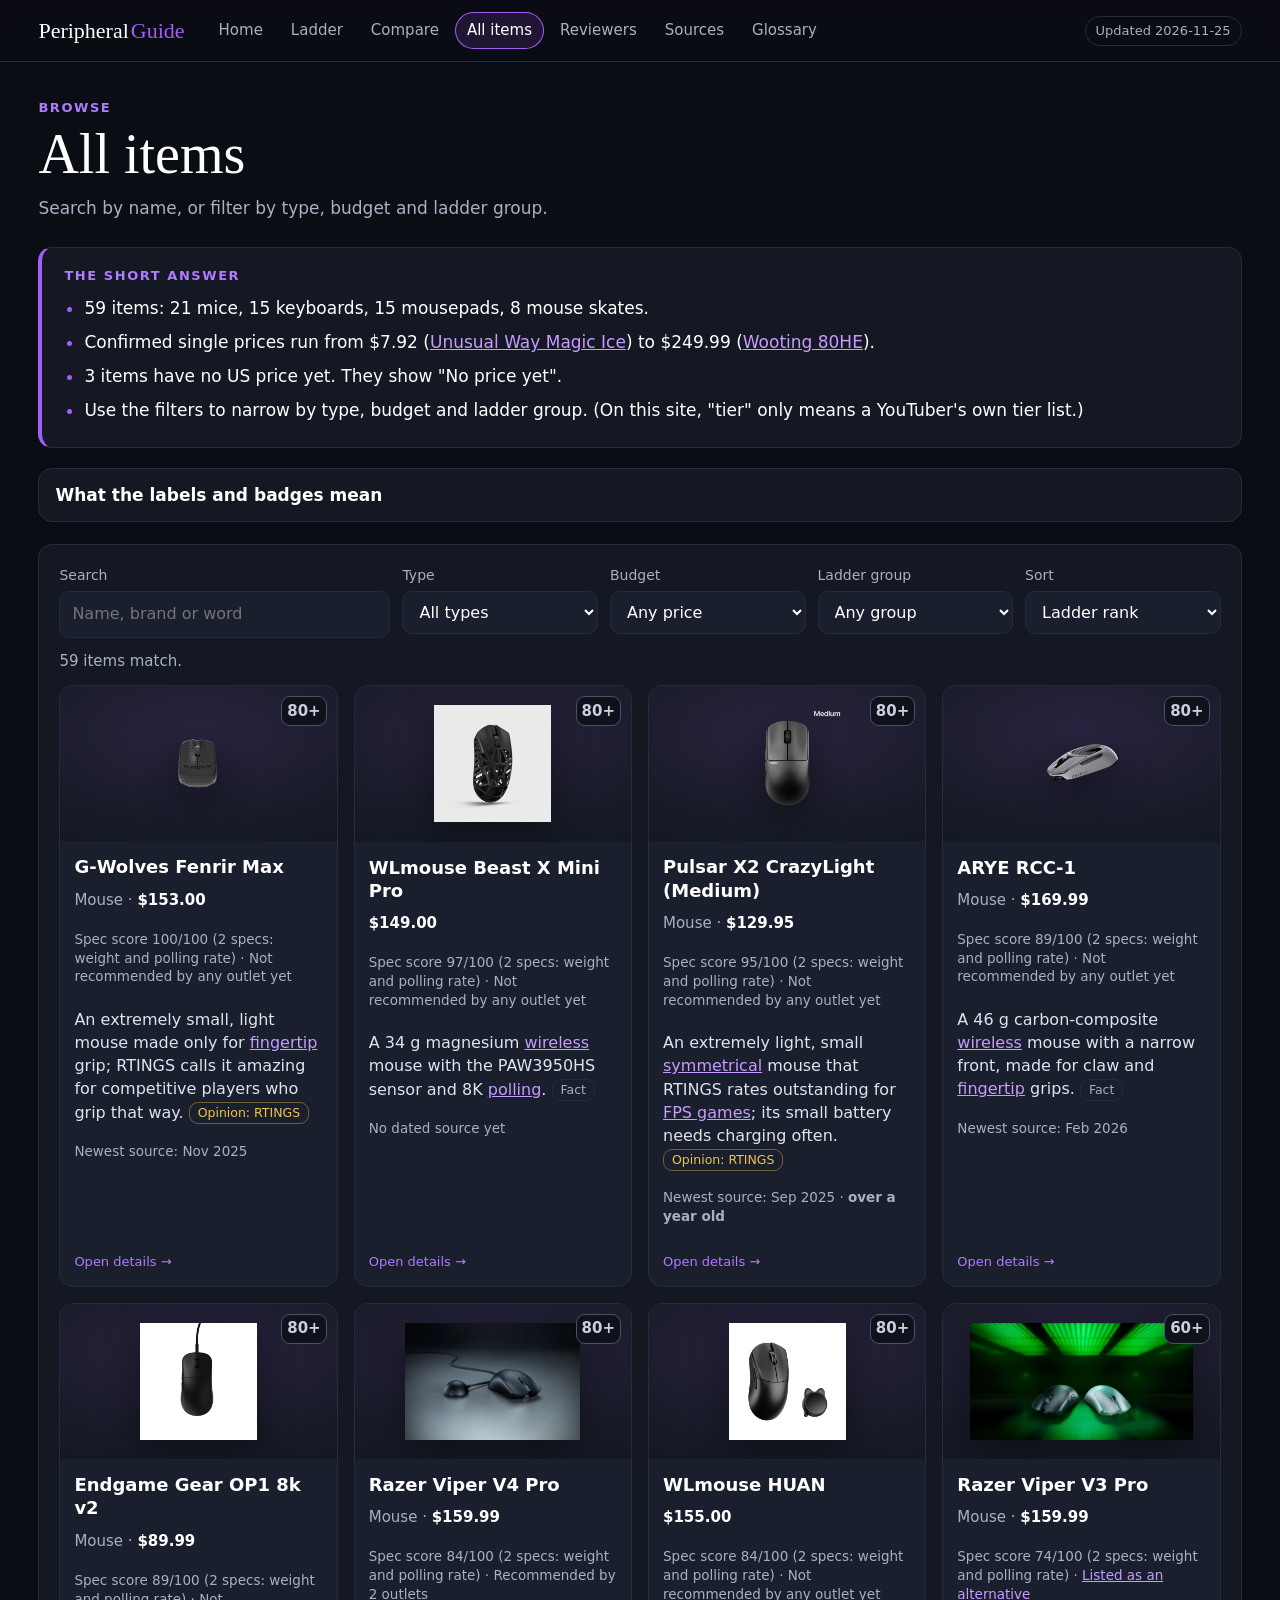
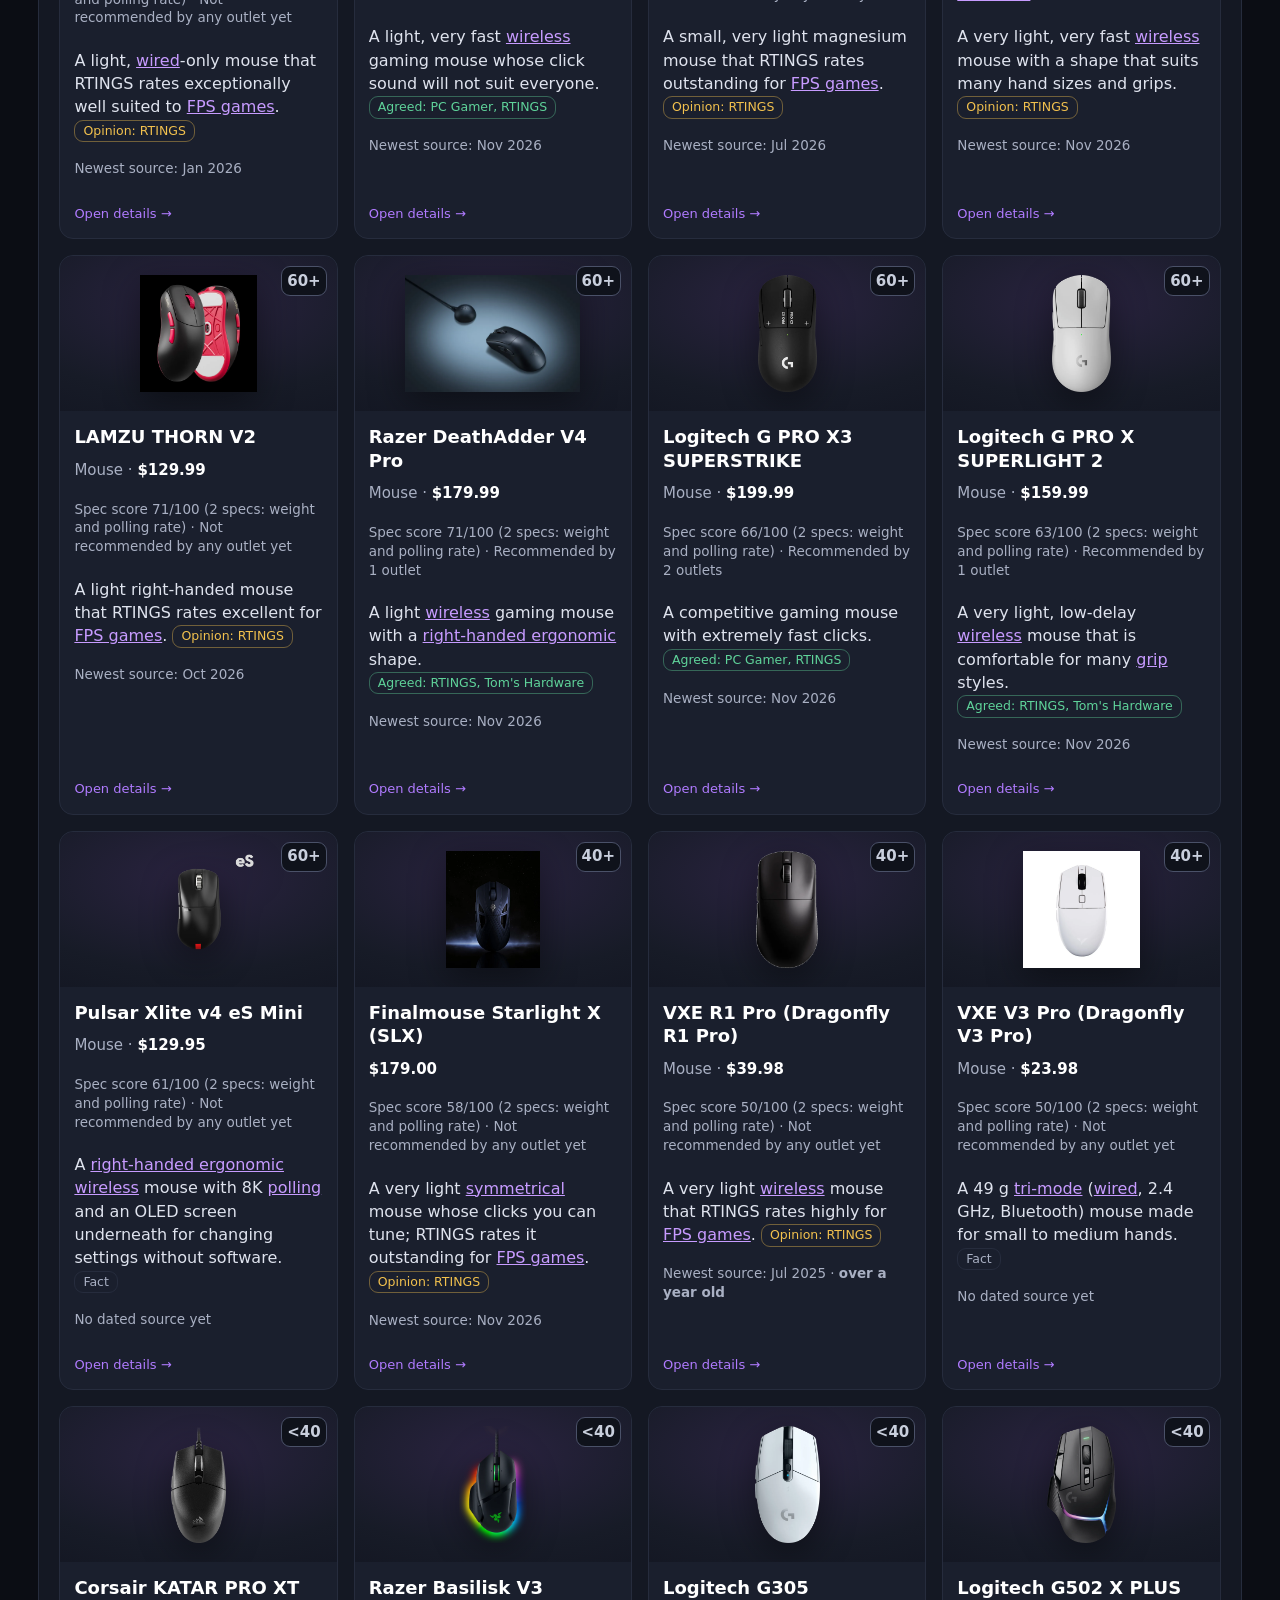
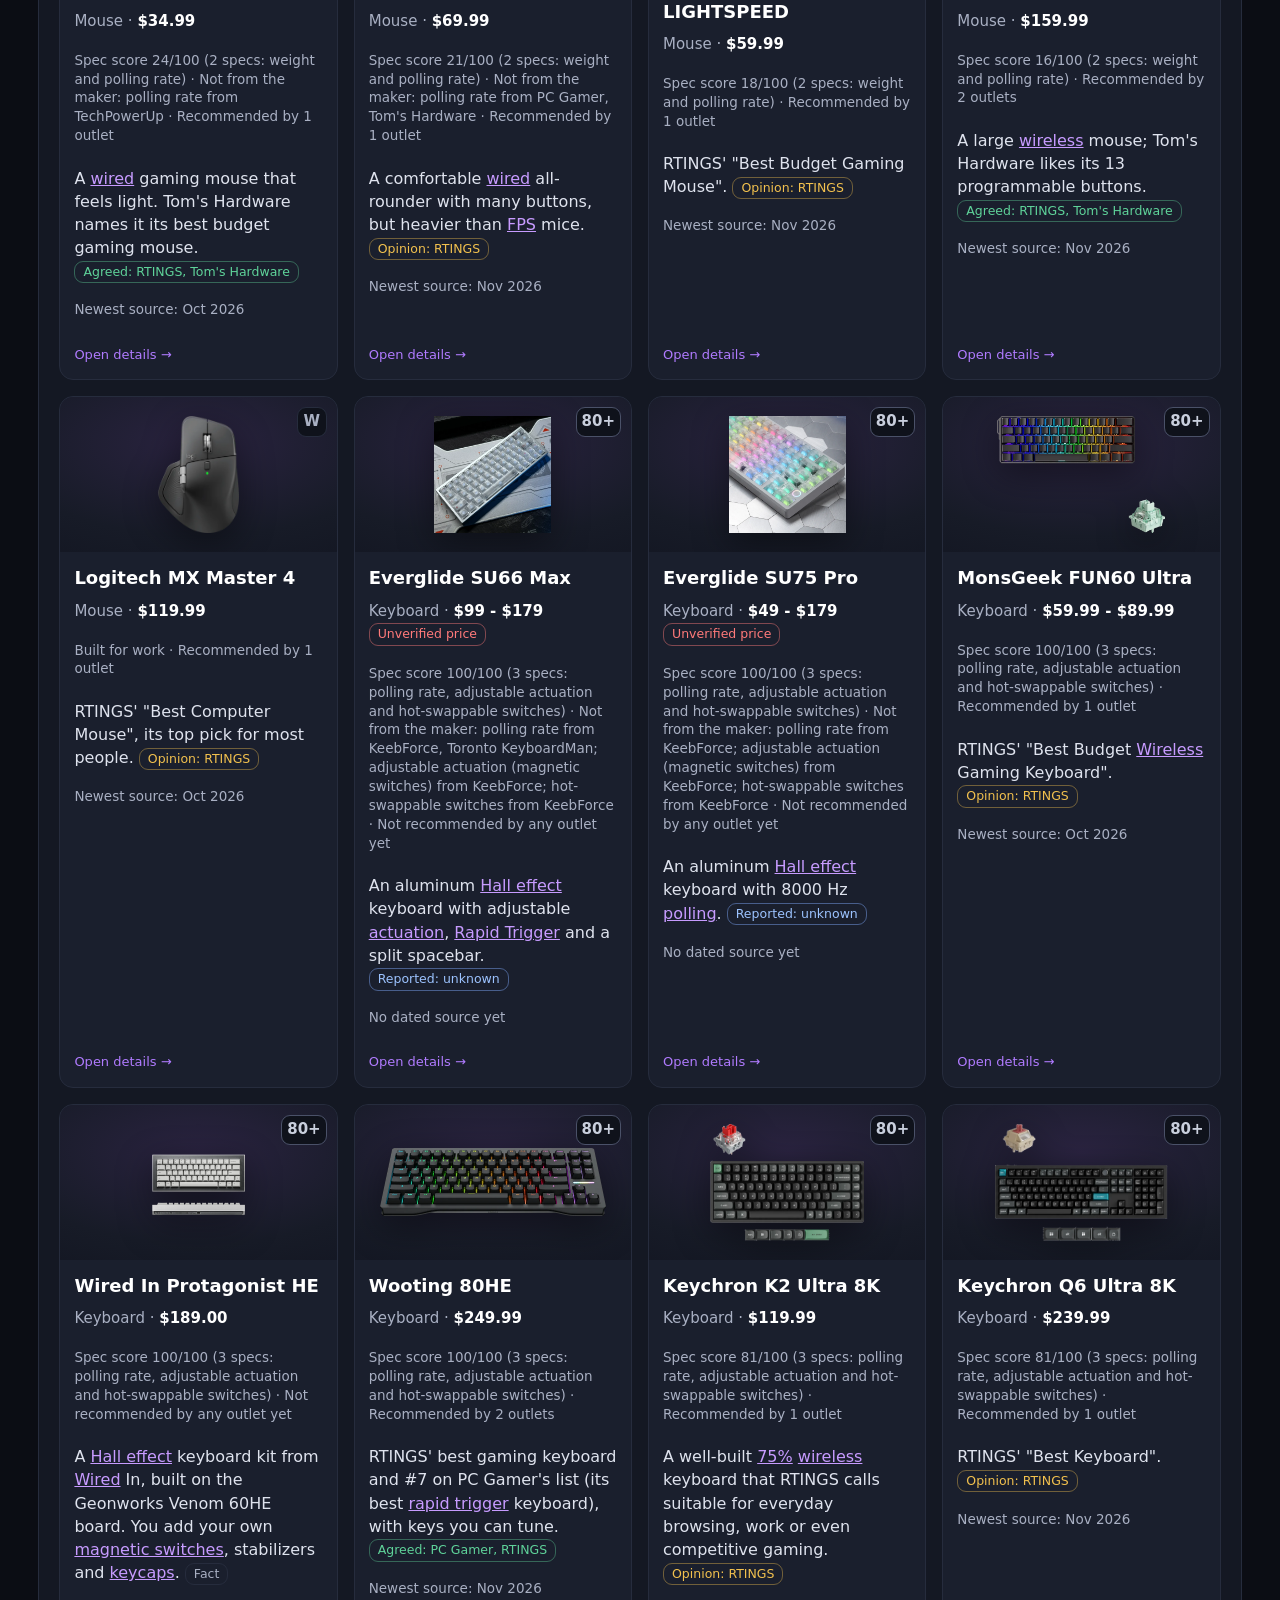
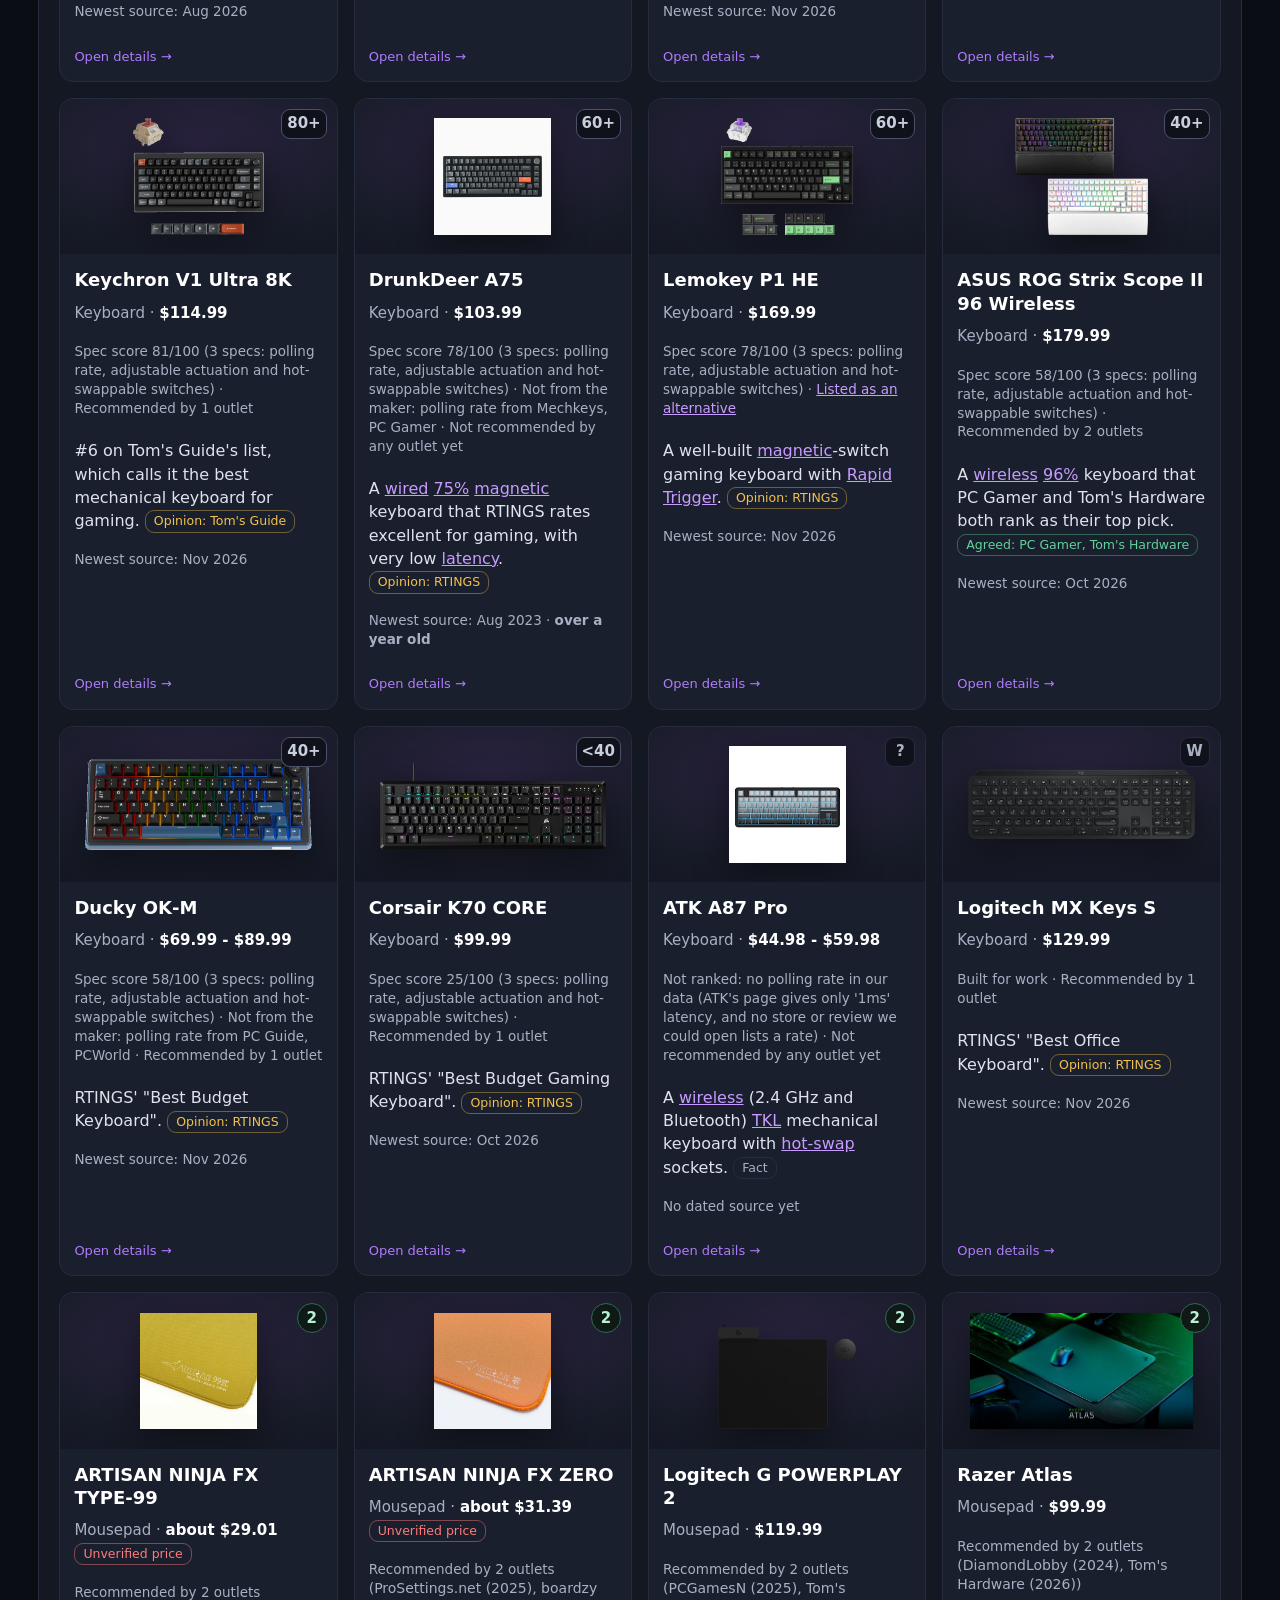
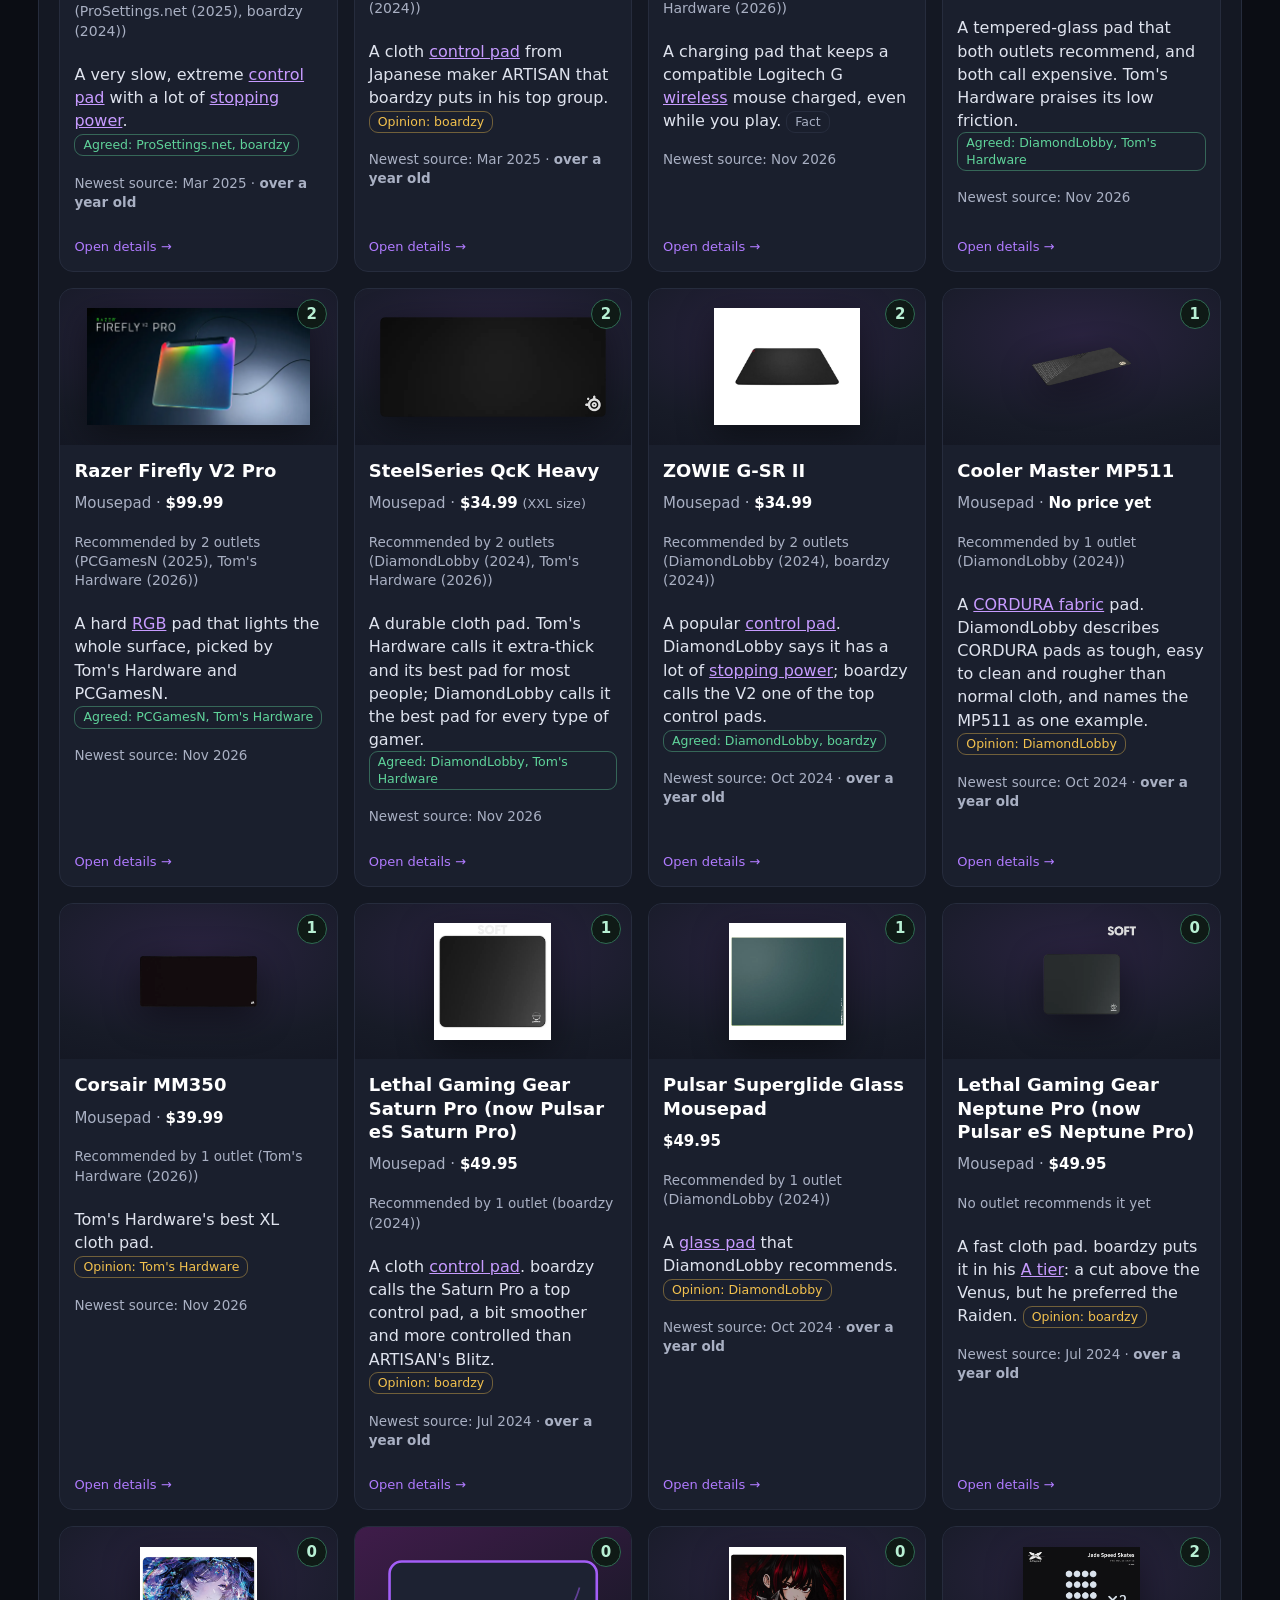
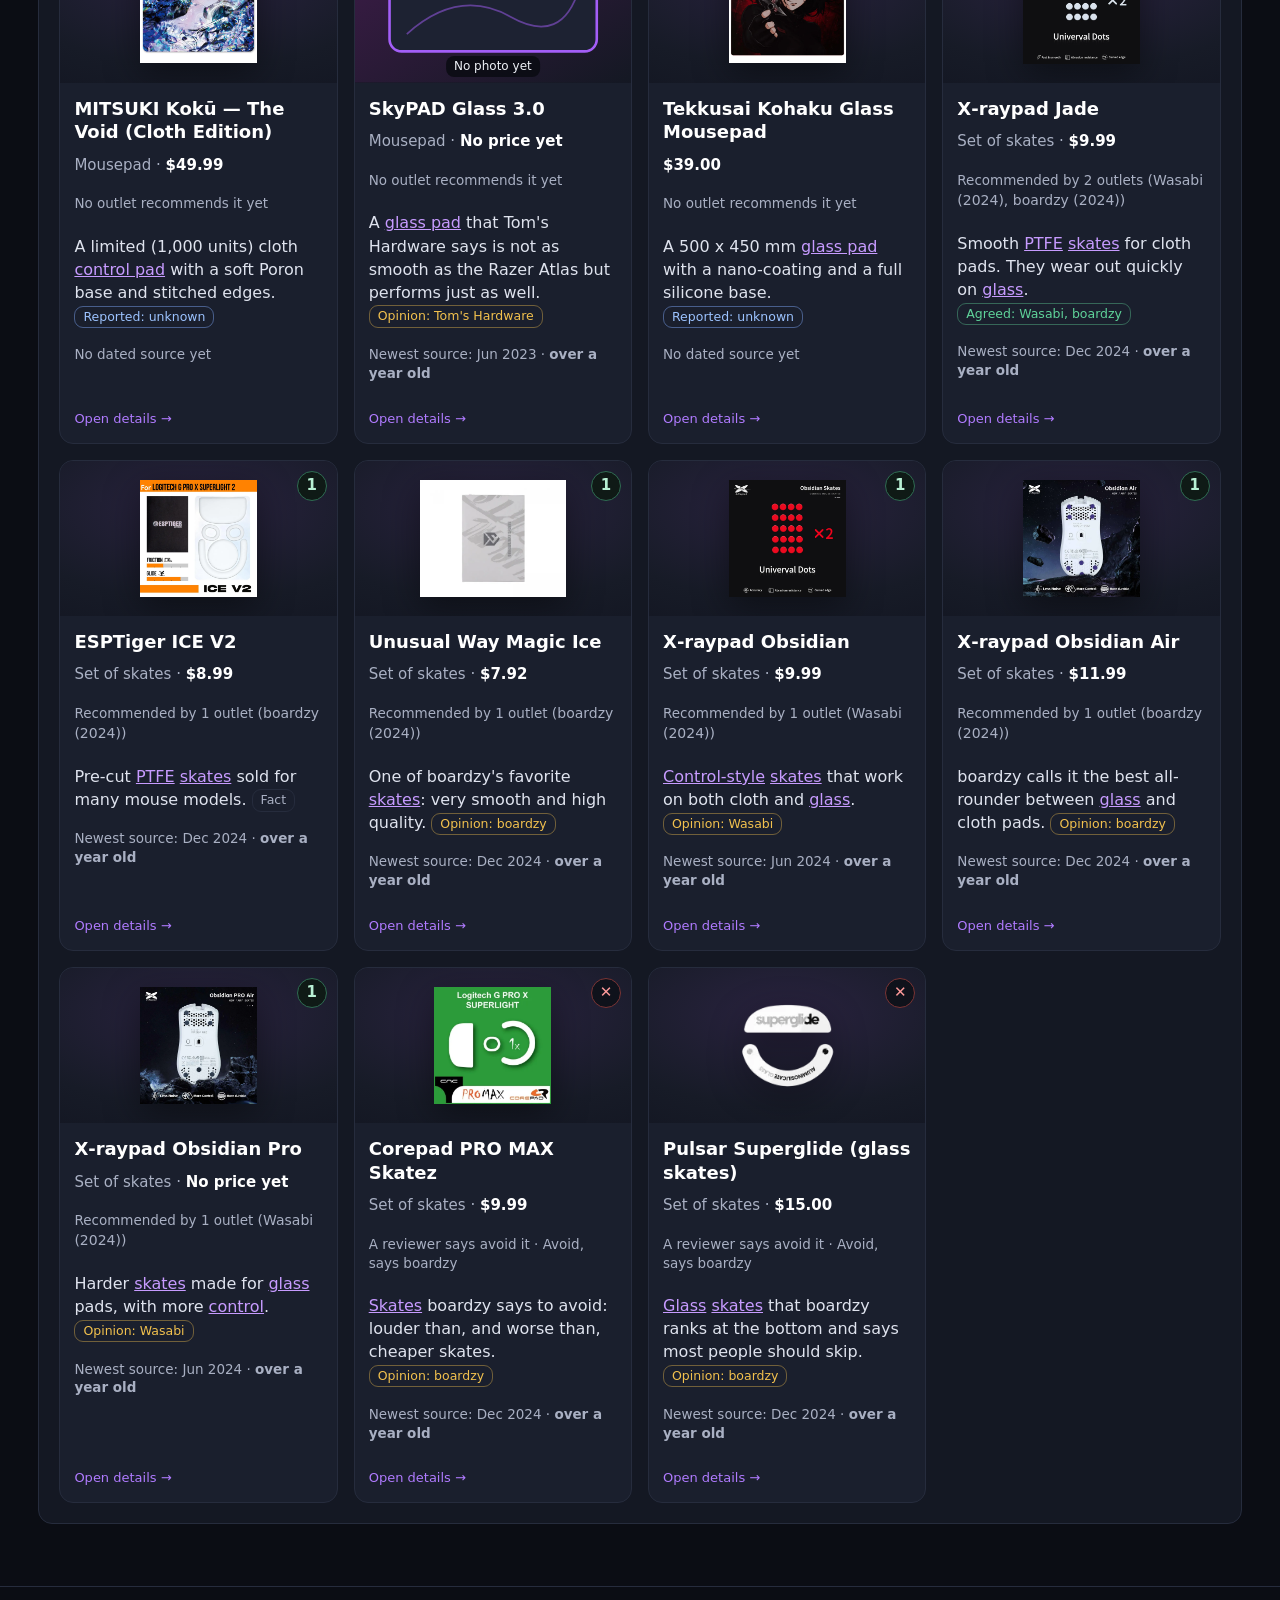
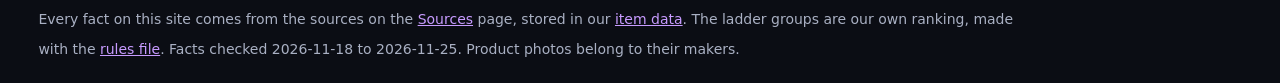
<file: items.html>
<!doctype html>
<html lang="en"><head><meta charset="utf-8"><meta name="viewport" content="width=device-width,initial-scale=1">
<title>All items · Peripheral Guide</title><meta name="description" content="Search by name, or filter by type, budget and ladder group.">
<link rel="stylesheet" href="assets/style.css"></head>
<body data-page="items">
<header class="top"><div class="top-in"><a class="brand" href="index.html">Peripheral<span>Guide</span></a>
<button class="menu-btn" type="button" aria-expanded="false" aria-controls="mainnav">Menu</button><nav id="mainnav" aria-label="Main"><a href="index.html">Home</a><a href="ladder.html">Ladder</a><a href="compare.html">Compare</a><a href="items.html" aria-current="page">All items</a><a href="reviewers.html">Reviewers</a><a href="sources.html">Sources</a><a href="glossary.html">Glossary</a></nav><span class="updated">Updated 2026-11-25</span></div></header>
<main>
<div class="hero"><p class="label">Browse</p><h1>All items</h1><p class="help">Search by name, or filter by type, budget and ladder group.</p></div>
<section class="answer" aria-label="Short answer"><h2>The short answer</h2><ul><li>59 items: 21 mice, 15 keyboards, 15 mousepads, 8 mouse skates.</li><li>Confirmed single prices run from $7.92 (<a href="#" data-open="unusual-way-magic-ice">Unusual Way Magic Ice</a>) to $249.99 (<a href="#" data-open="wooting-80he">Wooting 80HE</a>).</li><li>3 items have no US price yet. They show "No price yet".</li><li>Use the filters to narrow by type, budget and ladder group. (On this site, "tier" only means a YouTuber's own tier list.)</li></ul></section>
<details class="keys"><summary>What the labels and badges mean</summary><div class="keys-in"><div><h3>Labels on sentences</h3><dl><dt><span class="chip agreed">Agreed</span></dt><dd>Two or more different <a class="gl" href="glossary.html#outlet" title="Our word for one review site or reviewer, like RTINGS, PC Gamer or boardzy. When an outlet puts an item on its best-of list or in its top group, we say it &quot;recommends&quot; the item. Each outlet counts once, even if it recommends an item in two lists.">outlets</a> say it.</dd><dt><span class="chip opinion">Opinion: NAME</span></dt><dd>Only one outlet says it.</dd><dt><span class="chip fact">Fact</span></dt><dd>A spec, price or test result from a maker page or a lab test (RTINGS). No opinion in it.</dd><dt><span class="chip reported">Reported: NAME</span></dt><dd>A plain fact, not an opinion, but only a review site or a store states it. No maker page or lab test confirms it yet.</dd><dt><span class="chip unverified">Unverified</span></dt><dd>We could not confirm it. It is not used for ranking, filters or "cheapest".</dd></dl></div><div><h3>Badges on cards</h3><dl><dt><span class="tier t-S" role="img" aria-label="Spec score group 80 to 100">80+</span><span class="tier t-A" role="img" aria-label="Spec score group 60 to 79">60+</span><span class="tier t-B" role="img" aria-label="Spec score group 40 to 59">40+</span><span class="tier t-C" role="img" aria-label="Spec score group under 40">&lt;40</span></dt><dd>Mice and keyboards only: our spec score out of 100. It counts only 2 or 3 gaming specs, not comfort, shape or features. It is not an overall grade.</dd><dt><span class="tier t-SRC" role="img" aria-label="Recommended by 2 outlets">2</span><span class="tier t-SRC" role="img" aria-label="Recommended by 1 outlet">1</span></dt><dd>Mousepads and skates only: how many outlets recommend it. A number, not a grade.</dd><dt><span class="tier t-X" role="img" aria-label="Avoid: a reviewer says to avoid it">✕</span></dt><dd>A reviewer says to avoid it.</dd><dt><span class="tier t-NA" role="img" aria-label="Not ranked">?</span></dt><dd>Not ranked: a spec we compare is missing or not comparable.</dd><dt><span class="tier t-NA" role="img" aria-label="Built for work, not ranked">W</span></dt><dd>Built for work, so not ranked on gaming specs.</dd></dl></div></div><p class="small"><a href="glossary.html">Glossary of words</a> · <a href="ladder.html">How the ladder works</a></p></details>
<section class="block"><form class="filters" onsubmit="return false"><label class="grow">Search<input id="q" type="search" placeholder="Name, brand or word" autocomplete="off"></label><label>Type<select id="fcat"><option value="">All types</option><option value="mouse">Mice</option><option value="keyboard">Keyboards</option><option value="mousepad">Mousepads</option><option value="skates">Mouse skates</option></select></label><label>Budget<select id="fband"><option value="">Any price</option><option value="Under $50">Under $50</option><option value="$50 - $100">$50 - $100</option><option value="$100 - $150">$100 - $150</option><option value="$150 and up">$150 and up</option><option value="unverified">Price not confirmed</option><option value="none">No price yet</option></select></label><label>Ladder group<select id="ftier"><option value="">Any group</option><optgroup label="Mice and keyboards: spec score"><option value="S">Spec score 80 to 100</option><option value="A">Spec score 60 to 79</option><option value="B">Spec score 40 to 59</option><option value="C">Spec score under 40</option><option value="?">Not ranked</option><option value="W">Built for work</option></optgroup><optgroup label="Mousepads and skates: outlets"><option value="3+">Recommended by 3 or more outlets</option><option value="2">Recommended by 2 outlets</option><option value="1">Recommended by 1 outlet</option><option value="0">No outlet recommends it yet</option><option value="✕">A reviewer says avoid it</option></optgroup></select></label><label>Sort<select id="fsort"><option value="rank">Ladder rank</option><option value="plo">Price: low to high</option><option value="phi">Price: high to low</option><option value="name">Name</option></select></label></form><p class="count" id="count" aria-live="polite"></p><div class="grid" id="all"><article class="card" data-id="g-wolves-fenrir-max" data-cat="mouse" data-tier="S" data-price="153.0" data-band="$150 and up" data-name="G-Wolves Fenrir Max" data-search="g-wolves fenrir max g-wolves mouse an extremely small, light mouse made only for fingertip grip; rtings calls it amazing for competitive players who grip that way." ><div class="pic-wrap"><div class="pic-box photo fit-contain"><img class="pic" src="img/g-wolves-fenrir-max.webp" alt="G-Wolves Fenrir Max" loading="lazy" decoding="async"></div><span class="tier t-S" title="Spec score 80 to 100" role="img" aria-label="Spec score group 80 to 100">80+</span></div><div class="card-body"><h3><a href="#" class="card-link" data-open="g-wolves-fenrir-max">G‑Wolves Fenrir Max</a></h3><p class="meta">Mouse · <b>$153.00</b></p><p class="tierline">Spec score 100/100 (2 specs<span class="long">: weight and polling rate</span>) · Not recommended by any outlet yet</p><p class="verdict">An extremely small, light mouse made only for <a class="gl" href="glossary.html#grip" title="How you hold a mouse. The common grips are palm, claw and fingertip.">fingertip</a> grip; RTINGS calls it amazing for competitive players who grip that way. <span class="chip opinion">Opinion<span class="cn">: RTINGS</span></span></p><p class="dated" title="Newest date on its sources: a review, video or best-of list update">Newest source: Nov 2025</p><p class="open">Open details →</p></div></article><article class="card" data-id="wlmouse-beast-x-mini-pro" data-cat="mouse" data-tier="S" data-price="149.0" data-band="$100 - $150" data-name="WLmouse Beast X Mini Pro" data-search="wlmouse beast x mini pro wlmouse mouse a 34 g magnesium wireless mouse with the paw3950hs sensor and 8k polling." ><div class="pic-wrap"><div class="pic-box photo fit-contain"><img class="pic" src="img/wlmouse-beast-x-mini-pro.webp" alt="WLmouse Beast X Mini Pro" loading="lazy" decoding="async"></div><span class="tier t-S" title="Spec score 80 to 100" role="img" aria-label="Spec score group 80 to 100">80+</span></div><div class="card-body"><h3><a href="#" class="card-link" data-open="wlmouse-beast-x-mini-pro">WLmouse Beast X Mini Pro</a></h3><p class="meta"><b>$149.00</b></p><p class="tierline">Spec score 97/100 (2 specs<span class="long">: weight and polling rate</span>) · Not recommended by any outlet yet</p><p class="verdict">A 34 g magnesium <a class="gl" href="glossary.html#wired-and-wireless" title="Wired: it plugs into your PC with a cable. Wireless: it connects through a small USB receiver or Bluetooth.">wireless</a> mouse with the PAW3950HS sensor and 8K <a class="gl" href="glossary.html#polling-rate" title="How often a mouse or keyboard sends its input to the PC each second. 8000 Hz (8K) means once every 0.125 milliseconds.">polling</a>. <span class="chip fact">Fact</span></p><p class="dated">No dated source yet</p><p class="open">Open details →</p></div></article><article class="card" data-id="pulsar-x2-crazylight" data-cat="mouse" data-tier="S" data-price="129.95" data-band="$100 - $150" data-name="Pulsar X2 CrazyLight (Medium)" data-search="pulsar x2 crazylight (medium) pulsar mouse an extremely light, small symmetrical mouse that rtings rates outstanding for fps games; its small battery needs charging often." ><div class="pic-wrap"><div class="pic-box photo fit-contain"><img class="pic" src="img/pulsar-x2-crazylight.webp" alt="Pulsar X2 CrazyLight (Medium)" loading="lazy" decoding="async"></div><span class="tier t-S" title="Spec score 80 to 100" role="img" aria-label="Spec score group 80 to 100">80+</span></div><div class="card-body"><h3><a href="#" class="card-link" data-open="pulsar-x2-crazylight">Pulsar X2 CrazyLight (Medium)</a></h3><p class="meta">Mouse · <b>$129.95</b></p><p class="tierline">Spec score 95/100 (2 specs<span class="long">: weight and polling rate</span>) · Not recommended by any outlet yet</p><p class="verdict">An extremely light, small <a class="gl" href="glossary.html#symmetrical-shape" title="The left and right sides of the mouse match, so the shape suits either hand. Side buttons can still be on one side only.">symmetrical</a> mouse that RTINGS rates outstanding for <a class="gl" href="glossary.html#fps" title="Short for first-person shooter: fast games where you aim through your character&#x27;s eyes, such as Overwatch 2 or Apex Legends.">FPS games</a>; its small battery needs charging often. <span class="chip opinion">Opinion<span class="cn">: RTINGS</span></span></p><p class="dated old" title="Newest date on its sources: a review, video or best-of list update">Newest source: Sep 2025 · <b>over a year old</b></p><p class="open">Open details →</p></div></article><article class="card" data-id="arye-rcc-1" data-cat="mouse" data-tier="S" data-price="169.99" data-band="$150 and up" data-name="ARYE RCC-1" data-search="arye rcc-1 arye mouse a 46 g carbon-composite wireless mouse with a narrow front, made for claw and fingertip grips." ><div class="pic-wrap"><div class="pic-box photo fit-contain"><img class="pic" src="img/arye-rcc-1.webp" alt="ARYE RCC-1" loading="lazy" decoding="async"></div><span class="tier t-S" title="Spec score 80 to 100" role="img" aria-label="Spec score group 80 to 100">80+</span></div><div class="card-body"><h3><a href="#" class="card-link" data-open="arye-rcc-1">ARYE RCC‑1</a></h3><p class="meta">Mouse · <b>$169.99</b></p><p class="tierline">Spec score 89/100 (2 specs<span class="long">: weight and polling rate</span>) · Not recommended by any outlet yet</p><p class="verdict">A 46 g carbon-composite <a class="gl" href="glossary.html#wired-and-wireless" title="Wired: it plugs into your PC with a cable. Wireless: it connects through a small USB receiver or Bluetooth.">wireless</a> mouse with a narrow front, made for claw and <a class="gl" href="glossary.html#grip" title="How you hold a mouse. The common grips are palm, claw and fingertip.">fingertip</a> grips. <span class="chip fact">Fact</span></p><p class="dated" title="Newest date on its sources: a review, video or best-of list update">Newest source: Feb 2026</p><p class="open">Open details →</p></div></article><article class="card" data-id="endgame-gear-op1-8k-v2" data-cat="mouse" data-tier="S" data-price="89.99" data-band="$50 - $100" data-name="Endgame Gear OP1 8k v2" data-search="endgame gear op1 8k v2 endgame gear mouse a light, wired-only mouse that rtings rates exceptionally well suited to fps games." ><div class="pic-wrap"><div class="pic-box photo fit-contain"><img class="pic" src="img/endgame-gear-op1-8k-v2.webp" alt="Endgame Gear OP1 8k v2" loading="lazy" decoding="async"></div><span class="tier t-S" title="Spec score 80 to 100" role="img" aria-label="Spec score group 80 to 100">80+</span></div><div class="card-body"><h3><a href="#" class="card-link" data-open="endgame-gear-op1-8k-v2">Endgame Gear OP1 8k v2</a></h3><p class="meta">Mouse · <b>$89.99</b></p><p class="tierline">Spec score 89/100 (2 specs<span class="long">: weight and polling rate</span>) · Not recommended by any outlet yet</p><p class="verdict">A light, <a class="gl" href="glossary.html#wired-and-wireless" title="Wired: it plugs into your PC with a cable. Wireless: it connects through a small USB receiver or Bluetooth.">wired</a>-only mouse that RTINGS rates exceptionally well suited to <a class="gl" href="glossary.html#fps" title="Short for first-person shooter: fast games where you aim through your character&#x27;s eyes, such as Overwatch 2 or Apex Legends.">FPS games</a>. <span class="chip opinion">Opinion<span class="cn">: RTINGS</span></span></p><p class="dated" title="Newest date on its sources: a review, video or best-of list update">Newest source: Jan 2026</p><p class="open">Open details →</p></div></article><article class="card" data-id="razer-viper-v4-pro" data-cat="mouse" data-tier="S" data-price="159.99" data-band="$150 and up" data-name="Razer Viper V4 Pro" data-search="razer viper v4 pro razer mouse a light, very fast wireless gaming mouse whose click sound will not suit everyone." ><div class="pic-wrap"><div class="pic-box photo fit-contain"><img class="pic" src="img/razer-viper-v4-pro.webp" alt="Razer Viper V4 Pro" loading="lazy" decoding="async"></div><span class="tier t-S" title="Spec score 80 to 100" role="img" aria-label="Spec score group 80 to 100">80+</span></div><div class="card-body"><h3><a href="#" class="card-link" data-open="razer-viper-v4-pro">Razer Viper V4 Pro</a></h3><p class="meta">Mouse · <b>$159.99</b></p><p class="tierline">Spec score 84/100 (2 specs<span class="long">: weight and polling rate</span>) · Recommended by 2 outlets</p><p class="verdict">A light, very fast <a class="gl" href="glossary.html#wired-and-wireless" title="Wired: it plugs into your PC with a cable. Wireless: it connects through a small USB receiver or Bluetooth.">wireless</a> gaming mouse whose click sound will not suit everyone. <span class="chip agreed">Agreed<span class="cn">: PC Gamer, RTINGS</span></span></p><p class="dated" title="Newest date on its sources: a review, video or best-of list update">Newest source: Nov 2026</p><p class="open">Open details →</p></div></article><article class="card" data-id="wlmouse-huan" data-cat="mouse" data-tier="S" data-price="155.0" data-band="$150 and up" data-name="WLmouse HUAN" data-search="wlmouse huan wlmouse mouse a small, very light magnesium mouse that rtings rates outstanding for fps games." ><div class="pic-wrap"><div class="pic-box photo fit-contain"><img class="pic" src="img/wlmouse-huan.webp" alt="WLmouse HUAN" loading="lazy" decoding="async"></div><span class="tier t-S" title="Spec score 80 to 100" role="img" aria-label="Spec score group 80 to 100">80+</span></div><div class="card-body"><h3><a href="#" class="card-link" data-open="wlmouse-huan">WLmouse HUAN</a></h3><p class="meta"><b>$155.00</b></p><p class="tierline">Spec score 84/100 (2 specs<span class="long">: weight and polling rate</span>) · Not recommended by any outlet yet</p><p class="verdict">A small, very light magnesium mouse that RTINGS rates outstanding for <a class="gl" href="glossary.html#fps" title="Short for first-person shooter: fast games where you aim through your character&#x27;s eyes, such as Overwatch 2 or Apex Legends.">FPS games</a>. <span class="chip opinion">Opinion<span class="cn">: RTINGS</span></span></p><p class="dated" title="Newest date on its sources: a review, video or best-of list update">Newest source: Jul 2026</p><p class="open">Open details →</p></div></article><article class="card" data-id="razer-viper-v3-pro" data-cat="mouse" data-tier="A" data-price="159.99" data-band="$150 and up" data-name="Razer Viper V3 Pro" data-search="razer viper v3 pro razer mouse a very light, very fast wireless mouse with a shape that suits many hand sizes and grips." ><div class="pic-wrap"><div class="pic-box photo fit-contain"><img class="pic" src="img/razer-viper-v3-pro.webp" alt="Razer Viper V3 Pro" loading="lazy" decoding="async"></div><span class="tier t-A" title="Spec score 60 to 79" role="img" aria-label="Spec score group 60 to 79">60+</span></div><div class="card-body"><h3><a href="#" class="card-link" data-open="razer-viper-v3-pro">Razer Viper V3 Pro</a></h3><p class="meta">Mouse · <b>$159.99</b></p><p class="tierline">Spec score 74/100 (2 specs<span class="long">: weight and polling rate</span>) · <a class="gl" href="glossary.html#mention">Listed as an alternative</a></p><p class="verdict">A very light, very fast <a class="gl" href="glossary.html#wired-and-wireless" title="Wired: it plugs into your PC with a cable. Wireless: it connects through a small USB receiver or Bluetooth.">wireless</a> mouse with a shape that suits many hand sizes and grips. <span class="chip opinion">Opinion<span class="cn">: RTINGS</span></span></p><p class="dated" title="Newest date on its sources: a review, video or best-of list update">Newest source: Nov 2026</p><p class="open">Open details →</p></div></article><article class="card" data-id="lamzu-thorn-v2" data-cat="mouse" data-tier="A" data-price="129.99" data-band="$100 - $150" data-name="LAMZU THORN V2" data-search="lamzu thorn v2 lamzu mouse a light right-handed mouse that rtings rates excellent for fps games." ><div class="pic-wrap"><div class="pic-box photo fit-contain"><img class="pic" src="img/lamzu-thorn-v2.webp" alt="LAMZU THORN V2" loading="lazy" decoding="async"></div><span class="tier t-A" title="Spec score 60 to 79" role="img" aria-label="Spec score group 60 to 79">60+</span></div><div class="card-body"><h3><a href="#" class="card-link" data-open="lamzu-thorn-v2">LAMZU THORN V2</a></h3><p class="meta">Mouse · <b>$129.99</b></p><p class="tierline">Spec score 71/100 (2 specs<span class="long">: weight and polling rate</span>) · Not recommended by any outlet yet</p><p class="verdict">A light right-handed mouse that RTINGS rates excellent for <a class="gl" href="glossary.html#fps" title="Short for first-person shooter: fast games where you aim through your character&#x27;s eyes, such as Overwatch 2 or Apex Legends.">FPS games</a>. <span class="chip opinion">Opinion<span class="cn">: RTINGS</span></span></p><p class="dated" title="Newest date on its sources: a review, video or best-of list update">Newest source: Oct 2026</p><p class="open">Open details →</p></div></article><article class="card" data-id="razer-deathadder-v4-pro" data-cat="mouse" data-tier="A" data-price="179.99" data-band="$150 and up" data-name="Razer DeathAdder V4 Pro" data-search="razer deathadder v4 pro razer mouse a light wireless gaming mouse with a right-handed ergonomic shape." ><div class="pic-wrap"><div class="pic-box photo fit-contain"><img class="pic" src="img/razer-deathadder-v4-pro.webp" alt="Razer DeathAdder V4 Pro" loading="lazy" decoding="async"></div><span class="tier t-A" title="Spec score 60 to 79" role="img" aria-label="Spec score group 60 to 79">60+</span></div><div class="card-body"><h3><a href="#" class="card-link" data-open="razer-deathadder-v4-pro">Razer DeathAdder V4 Pro</a></h3><p class="meta">Mouse · <b>$179.99</b></p><p class="tierline">Spec score 71/100 (2 specs<span class="long">: weight and polling rate</span>) · Recommended by 1 outlet</p><p class="verdict">A light <a class="gl" href="glossary.html#wired-and-wireless" title="Wired: it plugs into your PC with a cable. Wireless: it connects through a small USB receiver or Bluetooth.">wireless</a> gaming mouse with a <a class="gl" href="glossary.html#ergonomic-shape" title="A mouse shaped for one hand (usually the right) so your hand can rest on it.">right-handed ergonomic</a> shape. <span class="chip agreed">Agreed<span class="cn">: RTINGS, Tom&#x27;s Hardware</span></span></p><p class="dated" title="Newest date on its sources: a review, video or best-of list update">Newest source: Nov 2026</p><p class="open">Open details →</p></div></article><article class="card" data-id="logitech-g-pro-x3-superstrike" data-cat="mouse" data-tier="A" data-price="199.99" data-band="$150 and up" data-name="Logitech G PRO X3 SUPERSTRIKE" data-search="logitech g pro x3 superstrike logitech mouse a competitive gaming mouse with extremely fast clicks." ><div class="pic-wrap"><div class="pic-box photo fit-contain"><img class="pic" src="img/logitech-g-pro-x3-superstrike.webp" alt="Logitech G PRO X3 SUPERSTRIKE" loading="lazy" decoding="async"></div><span class="tier t-A" title="Spec score 60 to 79" role="img" aria-label="Spec score group 60 to 79">60+</span></div><div class="card-body"><h3><a href="#" class="card-link" data-open="logitech-g-pro-x3-superstrike">Logitech G PRO X3 SUPERSTRIKE</a></h3><p class="meta">Mouse · <b>$199.99</b></p><p class="tierline">Spec score 66/100 (2 specs<span class="long">: weight and polling rate</span>) · Recommended by 2 outlets</p><p class="verdict">A competitive gaming mouse with extremely fast clicks. <span class="chip agreed">Agreed<span class="cn">: PC Gamer, RTINGS</span></span></p><p class="dated" title="Newest date on its sources: a review, video or best-of list update">Newest source: Nov 2026</p><p class="open">Open details →</p></div></article><article class="card" data-id="logitech-g-pro-x-superlight-2" data-cat="mouse" data-tier="A" data-price="159.99" data-band="$150 and up" data-name="Logitech G PRO X SUPERLIGHT 2" data-search="logitech g pro x superlight 2 logitech mouse a very light, low-delay wireless mouse that is comfortable for many grip styles." ><div class="pic-wrap"><div class="pic-box photo fit-contain"><img class="pic" src="img/logitech-g-pro-x-superlight-2.webp" alt="Logitech G PRO X SUPERLIGHT 2" loading="lazy" decoding="async"></div><span class="tier t-A" title="Spec score 60 to 79" role="img" aria-label="Spec score group 60 to 79">60+</span></div><div class="card-body"><h3><a href="#" class="card-link" data-open="logitech-g-pro-x-superlight-2">Logitech G PRO X SUPERLIGHT 2</a></h3><p class="meta">Mouse · <b>$159.99</b></p><p class="tierline">Spec score 63/100 (2 specs<span class="long">: weight and polling rate</span>) · Recommended by 1 outlet</p><p class="verdict">A very light, low-delay <a class="gl" href="glossary.html#wired-and-wireless" title="Wired: it plugs into your PC with a cable. Wireless: it connects through a small USB receiver or Bluetooth.">wireless</a> mouse that is comfortable for many <a class="gl" href="glossary.html#grip" title="How you hold a mouse. The common grips are palm, claw and fingertip.">grip</a> styles. <span class="chip agreed">Agreed<span class="cn">: RTINGS, Tom&#x27;s Hardware</span></span></p><p class="dated" title="Newest date on its sources: a review, video or best-of list update">Newest source: Nov 2026</p><p class="open">Open details →</p></div></article><article class="card" data-id="pulsar-xlite-v4-es-mini" data-cat="mouse" data-tier="A" data-price="129.95" data-band="$100 - $150" data-name="Pulsar Xlite v4 eS Mini" data-search="pulsar xlite v4 es mini pulsar mouse a right-handed ergonomic wireless mouse with 8k polling and an oled screen underneath for changing settings without software." ><div class="pic-wrap"><div class="pic-box photo fit-contain"><img class="pic" src="img/pulsar-xlite-v4-es-mini.webp" alt="Pulsar Xlite v4 eS Mini" loading="lazy" decoding="async"></div><span class="tier t-A" title="Spec score 60 to 79" role="img" aria-label="Spec score group 60 to 79">60+</span></div><div class="card-body"><h3><a href="#" class="card-link" data-open="pulsar-xlite-v4-es-mini">Pulsar Xlite v4 eS Mini</a></h3><p class="meta">Mouse · <b>$129.95</b></p><p class="tierline">Spec score 61/100 (2 specs<span class="long">: weight and polling rate</span>) · Not recommended by any outlet yet</p><p class="verdict">A <a class="gl" href="glossary.html#ergonomic-shape" title="A mouse shaped for one hand (usually the right) so your hand can rest on it.">right-handed ergonomic</a> <a class="gl" href="glossary.html#wired-and-wireless" title="Wired: it plugs into your PC with a cable. Wireless: it connects through a small USB receiver or Bluetooth.">wireless</a> mouse with 8K <a class="gl" href="glossary.html#polling-rate" title="How often a mouse or keyboard sends its input to the PC each second. 8000 Hz (8K) means once every 0.125 milliseconds.">polling</a> and an OLED screen underneath for changing settings without software. <span class="chip fact">Fact</span></p><p class="dated">No dated source yet</p><p class="open">Open details →</p></div></article><article class="card" data-id="finalmouse-starlight-x" data-cat="mouse" data-tier="B" data-price="179.0" data-band="$150 and up" data-name="Finalmouse Starlight X (SLX)" data-search="finalmouse starlight x (slx) finalmouse mouse a very light symmetrical mouse whose clicks you can tune; rtings rates it outstanding for fps games." ><div class="pic-wrap"><div class="pic-box photo fit-contain"><img class="pic" src="img/finalmouse-starlight-x.webp" alt="Finalmouse Starlight X (SLX)" loading="lazy" decoding="async"></div><span class="tier t-B" title="Spec score 40 to 59" role="img" aria-label="Spec score group 40 to 59">40+</span></div><div class="card-body"><h3><a href="#" class="card-link" data-open="finalmouse-starlight-x">Finalmouse Starlight X (SLX)</a></h3><p class="meta"><b>$179.00</b></p><p class="tierline">Spec score 58/100 (2 specs<span class="long">: weight and polling rate</span>) · Not recommended by any outlet yet</p><p class="verdict">A very light <a class="gl" href="glossary.html#symmetrical-shape" title="The left and right sides of the mouse match, so the shape suits either hand. Side buttons can still be on one side only.">symmetrical</a> mouse whose clicks you can tune; RTINGS rates it outstanding for <a class="gl" href="glossary.html#fps" title="Short for first-person shooter: fast games where you aim through your character&#x27;s eyes, such as Overwatch 2 or Apex Legends.">FPS games</a>. <span class="chip opinion">Opinion<span class="cn">: RTINGS</span></span></p><p class="dated" title="Newest date on its sources: a review, video or best-of list update">Newest source: Nov 2026</p><p class="open">Open details →</p></div></article><article class="card" data-id="vxe-r1-pro" data-cat="mouse" data-tier="B" data-price="39.98" data-band="Under $50" data-name="VXE R1 Pro (Dragonfly R1 Pro)" data-search="vxe r1 pro (dragonfly r1 pro) vxe mouse a very light wireless mouse that rtings rates highly for fps games." ><div class="pic-wrap"><div class="pic-box photo fit-contain"><img class="pic" src="img/vxe-r1-pro.webp" alt="VXE R1 Pro (Dragonfly R1 Pro)" loading="lazy" decoding="async"></div><span class="tier t-B" title="Spec score 40 to 59" role="img" aria-label="Spec score group 40 to 59">40+</span></div><div class="card-body"><h3><a href="#" class="card-link" data-open="vxe-r1-pro">VXE R1 Pro (Dragonfly R1 Pro)</a></h3><p class="meta">Mouse · <b>$39.98</b></p><p class="tierline">Spec score 50/100 (2 specs<span class="long">: weight and polling rate</span>) · Not recommended by any outlet yet</p><p class="verdict">A very light <a class="gl" href="glossary.html#wired-and-wireless" title="Wired: it plugs into your PC with a cable. Wireless: it connects through a small USB receiver or Bluetooth.">wireless</a> mouse that RTINGS rates highly for <a class="gl" href="glossary.html#fps" title="Short for first-person shooter: fast games where you aim through your character&#x27;s eyes, such as Overwatch 2 or Apex Legends.">FPS games</a>. <span class="chip opinion">Opinion<span class="cn">: RTINGS</span></span></p><p class="dated old" title="Newest date on its sources: a review, video or best-of list update">Newest source: Jul 2025 · <b>over a year old</b></p><p class="open">Open details →</p></div></article><article class="card" data-id="vxe-v3-pro" data-cat="mouse" data-tier="B" data-price="23.98" data-band="Under $50" data-name="VXE V3 Pro (Dragonfly V3 Pro)" data-search="vxe v3 pro (dragonfly v3 pro) vxe mouse a 49 g tri-mode (wired, 2.4 ghz, bluetooth) mouse made for small to medium hands." ><div class="pic-wrap"><div class="pic-box photo fit-contain"><img class="pic" src="img/vxe-v3-pro.webp" alt="VXE V3 Pro (Dragonfly V3 Pro)" loading="lazy" decoding="async"></div><span class="tier t-B" title="Spec score 40 to 59" role="img" aria-label="Spec score group 40 to 59">40+</span></div><div class="card-body"><h3><a href="#" class="card-link" data-open="vxe-v3-pro">VXE V3 Pro (Dragonfly V3 Pro)</a></h3><p class="meta">Mouse · <b>$23.98</b></p><p class="tierline">Spec score 50/100 (2 specs<span class="long">: weight and polling rate</span>) · Not recommended by any outlet yet</p><p class="verdict">A 49 g <a class="gl" href="glossary.html#tri-mode" title="A keyboard that connects three ways: a cable, a 2.4 GHz wireless receiver, or Bluetooth.">tri-mode</a> (<a class="gl" href="glossary.html#wired-and-wireless" title="Wired: it plugs into your PC with a cable. Wireless: it connects through a small USB receiver or Bluetooth.">wired</a>, 2.4 GHz, Bluetooth) mouse made for small to medium hands. <span class="chip fact">Fact</span></p><p class="dated">No dated source yet</p><p class="open">Open details →</p></div></article><article class="card" data-id="corsair-katar-pro-xt" data-cat="mouse" data-tier="C" data-price="34.99" data-band="Under $50" data-name="Corsair KATAR PRO XT" data-search="corsair katar pro xt corsair mouse a wired gaming mouse that feels light. tom&#x27;s hardware names it its best budget gaming mouse." ><div class="pic-wrap"><div class="pic-box photo fit-contain"><img class="pic" src="img/corsair-katar-pro-xt.webp" alt="Corsair KATAR PRO XT" loading="lazy" decoding="async"></div><span class="tier t-C" title="Spec score under 40" role="img" aria-label="Spec score group under 40">&lt;40</span></div><div class="card-body"><h3><a href="#" class="card-link" data-open="corsair-katar-pro-xt">Corsair KATAR PRO XT</a></h3><p class="meta">Mouse · <b>$34.99</b></p><p class="tierline">Spec score 24/100 (2 specs<span class="long">: weight and polling rate</span>) · Not from the maker: polling rate from TechPowerUp · Recommended by 1 outlet</p><p class="verdict">A <a class="gl" href="glossary.html#wired-and-wireless" title="Wired: it plugs into your PC with a cable. Wireless: it connects through a small USB receiver or Bluetooth.">wired</a> gaming mouse that feels light. Tom&#x27;s Hardware names it its best budget gaming mouse. <span class="chip agreed">Agreed<span class="cn">: RTINGS, Tom&#x27;s Hardware</span></span></p><p class="dated" title="Newest date on its sources: a review, video or best-of list update">Newest source: Oct 2026</p><p class="open">Open details →</p></div></article><article class="card" data-id="razer-basilisk-v3" data-cat="mouse" data-tier="C" data-price="69.99" data-band="$50 - $100" data-name="Razer Basilisk V3" data-search="razer basilisk v3 razer mouse a comfortable wired all-rounder with many buttons, but heavier than fps mice." ><div class="pic-wrap"><div class="pic-box photo fit-contain"><img class="pic" src="img/razer-basilisk-v3.webp" alt="Razer Basilisk V3" loading="lazy" decoding="async"></div><span class="tier t-C" title="Spec score under 40" role="img" aria-label="Spec score group under 40">&lt;40</span></div><div class="card-body"><h3><a href="#" class="card-link" data-open="razer-basilisk-v3">Razer Basilisk V3</a></h3><p class="meta">Mouse · <b>$69.99</b></p><p class="tierline">Spec score 21/100 (2 specs<span class="long">: weight and polling rate</span>) · Not from the maker: polling rate from PC Gamer, Tom&#x27;s Hardware · Recommended by 1 outlet</p><p class="verdict">A comfortable <a class="gl" href="glossary.html#wired-and-wireless" title="Wired: it plugs into your PC with a cable. Wireless: it connects through a small USB receiver or Bluetooth.">wired</a> all-rounder with many buttons, but heavier than <a class="gl" href="glossary.html#fps" title="Short for first-person shooter: fast games where you aim through your character&#x27;s eyes, such as Overwatch 2 or Apex Legends.">FPS</a> mice. <span class="chip opinion">Opinion<span class="cn">: RTINGS</span></span></p><p class="dated" title="Newest date on its sources: a review, video or best-of list update">Newest source: Nov 2026</p><p class="open">Open details →</p></div></article><article class="card" data-id="logitech-g305-lightspeed" data-cat="mouse" data-tier="C" data-price="59.99" data-band="$50 - $100" data-name="Logitech G305 LIGHTSPEED" data-search="logitech g305 lightspeed logitech mouse rtings&#x27; &quot;best budget gaming mouse&quot;." ><div class="pic-wrap"><div class="pic-box photo fit-contain"><img class="pic" src="img/logitech-g305-lightspeed.webp" alt="Logitech G305 LIGHTSPEED" loading="lazy" decoding="async"></div><span class="tier t-C" title="Spec score under 40" role="img" aria-label="Spec score group under 40">&lt;40</span></div><div class="card-body"><h3><a href="#" class="card-link" data-open="logitech-g305-lightspeed">Logitech G305 LIGHTSPEED</a></h3><p class="meta">Mouse · <b>$59.99</b></p><p class="tierline">Spec score 18/100 (2 specs<span class="long">: weight and polling rate</span>) · Recommended by 1 outlet</p><p class="verdict">RTINGS&#x27; &quot;Best Budget Gaming Mouse&quot;. <span class="chip opinion">Opinion<span class="cn">: RTINGS</span></span></p><p class="dated" title="Newest date on its sources: a review, video or best-of list update">Newest source: Nov 2026</p><p class="open">Open details →</p></div></article><article class="card" data-id="logitech-g502-x-plus" data-cat="mouse" data-tier="C" data-price="159.99" data-band="$150 and up" data-name="Logitech G502 X PLUS" data-search="logitech g502 x plus logitech mouse a large wireless mouse; tom&#x27;s hardware likes its 13 programmable buttons." ><div class="pic-wrap"><div class="pic-box photo fit-contain"><img class="pic" src="img/logitech-g502-x-plus.webp" alt="Logitech G502 X PLUS" loading="lazy" decoding="async"></div><span class="tier t-C" title="Spec score under 40" role="img" aria-label="Spec score group under 40">&lt;40</span></div><div class="card-body"><h3><a href="#" class="card-link" data-open="logitech-g502-x-plus">Logitech G502 X PLUS</a></h3><p class="meta">Mouse · <b>$159.99</b></p><p class="tierline">Spec score 16/100 (2 specs<span class="long">: weight and polling rate</span>) · Recommended by 2 outlets</p><p class="verdict">A large <a class="gl" href="glossary.html#wired-and-wireless" title="Wired: it plugs into your PC with a cable. Wireless: it connects through a small USB receiver or Bluetooth.">wireless</a> mouse; Tom&#x27;s Hardware likes its 13 programmable buttons. <span class="chip agreed">Agreed<span class="cn">: RTINGS, Tom&#x27;s Hardware</span></span></p><p class="dated" title="Newest date on its sources: a review, video or best-of list update">Newest source: Nov 2026</p><p class="open">Open details →</p></div></article><article class="card" data-id="logitech-mx-master-4" data-cat="mouse" data-tier="W" data-price="119.99" data-band="$100 - $150" data-name="Logitech MX Master 4" data-search="logitech mx master 4 logitech mouse rtings&#x27; &quot;best computer mouse&quot;, its top pick for most people." ><div class="pic-wrap"><div class="pic-box photo fit-contain"><img class="pic" src="img/logitech-mx-master-4.webp" alt="Logitech MX Master 4" loading="lazy" decoding="async"></div><span class="tier t-NA" title="Built for work" role="img" aria-label="Built for work, not ranked">W</span></div><div class="card-body"><h3><a href="#" class="card-link" data-open="logitech-mx-master-4">Logitech MX Master 4</a></h3><p class="meta">Mouse · <b>$119.99</b></p><p class="tierline">Built for work · Recommended by 1 outlet</p><p class="verdict">RTINGS&#x27; &quot;Best Computer Mouse&quot;, its top pick for most people. <span class="chip opinion">Opinion<span class="cn">: RTINGS</span></span></p><p class="dated" title="Newest date on its sources: a review, video or best-of list update">Newest source: Oct 2026</p><p class="open">Open details →</p></div></article><article class="card" data-id="everglide-su66-max" data-cat="keyboard" data-tier="S" data-price="" data-band="unverified" data-name="Everglide SU66 Max" data-search="everglide su66 max everglide / keebforce keyboard an aluminum hall effect keyboard with adjustable actuation, rapid trigger and a split spacebar." ><div class="pic-wrap"><div class="pic-box photo fit-contain"><img class="pic" src="img/everglide-su66-max.webp" alt="Everglide SU66 Max" loading="lazy" decoding="async"></div><span class="tier t-S" title="Spec score 80 to 100" role="img" aria-label="Spec score group 80 to 100">80+</span></div><div class="card-body"><h3><a href="#" class="card-link" data-open="everglide-su66-max">Everglide SU66 Max</a></h3><p class="meta">Keyboard · <b>$99 - $179</b> <span class="chip unverified">Unverified price</span></p><p class="tierline">Spec score 100/100 (3 specs<span class="long">: polling rate, adjustable actuation and hot-swappable switches</span>) · Not from the maker: polling rate from KeebForce, Toronto KeyboardMan; adjustable actuation (magnetic switches) from KeebForce; hot-swappable switches from KeebForce · Not recommended by any outlet yet</p><p class="verdict">An aluminum <a class="gl" href="glossary.html#hall-effect-switches" title="A kind of magnetic switch. Magnets and sensors detect how far each key is pressed, so you can set the actuation point of each key.">Hall effect</a> keyboard with adjustable <a class="gl" href="glossary.html#actuation-point" title="How far down you must press a key before it registers.">actuation</a>, <a class="gl" href="glossary.html#rapid-trigger" title="A feature where a key (or mouse click) resets as soon as you lift it a little, instead of at a fixed reset point.">Rapid Trigger</a> and a split spacebar. <span class="chip reported">Reported<span class="cn">: unknown</span></span></p><p class="dated">No dated source yet</p><p class="open">Open details →</p></div></article><article class="card" data-id="everglide-su75-pro" data-cat="keyboard" data-tier="S" data-price="" data-band="unverified" data-name="Everglide SU75 Pro" data-search="everglide su75 pro everglide keyboard an aluminum hall effect keyboard with 8000 hz polling." ><div class="pic-wrap"><div class="pic-box photo fit-contain"><img class="pic" src="img/everglide-su75-pro.webp" alt="Everglide SU75 Pro" loading="lazy" decoding="async"></div><span class="tier t-S" title="Spec score 80 to 100" role="img" aria-label="Spec score group 80 to 100">80+</span></div><div class="card-body"><h3><a href="#" class="card-link" data-open="everglide-su75-pro">Everglide SU75 Pro</a></h3><p class="meta">Keyboard · <b>$49 - $179</b> <span class="chip unverified">Unverified price</span></p><p class="tierline">Spec score 100/100 (3 specs<span class="long">: polling rate, adjustable actuation and hot-swappable switches</span>) · Not from the maker: polling rate from KeebForce; adjustable actuation (magnetic switches) from KeebForce; hot-swappable switches from KeebForce · Not recommended by any outlet yet</p><p class="verdict">An aluminum <a class="gl" href="glossary.html#hall-effect-switches" title="A kind of magnetic switch. Magnets and sensors detect how far each key is pressed, so you can set the actuation point of each key.">Hall effect</a> keyboard with 8000 Hz <a class="gl" href="glossary.html#polling-rate" title="How often a mouse or keyboard sends its input to the PC each second. 8000 Hz (8K) means once every 0.125 milliseconds.">polling</a>. <span class="chip reported">Reported<span class="cn">: unknown</span></span></p><p class="dated">No dated source yet</p><p class="open">Open details →</p></div></article><article class="card" data-id="monsgeek-fun60-ultra" data-cat="keyboard" data-tier="S" data-price="59.99" data-band="$50 - $100" data-name="MonsGeek FUN60 Ultra" data-search="monsgeek fun60 ultra monsgeek keyboard rtings&#x27; &quot;best budget wireless gaming keyboard&quot;." ><div class="pic-wrap"><div class="pic-box photo fit-contain"><img class="pic" src="img/monsgeek-fun60-ultra.webp" alt="MonsGeek FUN60 Ultra" loading="lazy" decoding="async"></div><span class="tier t-S" title="Spec score 80 to 100" role="img" aria-label="Spec score group 80 to 100">80+</span></div><div class="card-body"><h3><a href="#" class="card-link" data-open="monsgeek-fun60-ultra">MonsGeek FUN60 Ultra</a></h3><p class="meta">Keyboard · <b>$59.99 - $89.99</b></p><p class="tierline">Spec score 100/100 (3 specs<span class="long">: polling rate, adjustable actuation and hot-swappable switches</span>) · Recommended by 1 outlet</p><p class="verdict">RTINGS&#x27; &quot;Best Budget <a class="gl" href="glossary.html#wired-and-wireless" title="Wired: it plugs into your PC with a cable. Wireless: it connects through a small USB receiver or Bluetooth.">Wireless</a> Gaming Keyboard&quot;. <span class="chip opinion">Opinion<span class="cn">: RTINGS</span></span></p><p class="dated" title="Newest date on its sources: a review, video or best-of list update">Newest source: Oct 2026</p><p class="open">Open details →</p></div></article><article class="card" data-id="wired-in-protagonist-he" data-cat="keyboard" data-tier="S" data-price="189.0" data-band="$150 and up" data-name="Wired In Protagonist HE" data-search="wired in protagonist he wired in keyboard a hall effect keyboard kit from wired in, built on the geonworks venom 60he board. you add your own magnetic switches, stabilizers and keycaps." ><div class="pic-wrap"><div class="pic-box photo fit-contain"><img class="pic" src="img/wired-in-protagonist-he.webp" alt="Wired In Protagonist HE" loading="lazy" decoding="async"></div><span class="tier t-S" title="Spec score 80 to 100" role="img" aria-label="Spec score group 80 to 100">80+</span></div><div class="card-body"><h3><a href="#" class="card-link" data-open="wired-in-protagonist-he">Wired In Protagonist HE</a></h3><p class="meta">Keyboard · <b>$189.00</b></p><p class="tierline">Spec score 100/100 (3 specs<span class="long">: polling rate, adjustable actuation and hot-swappable switches</span>) · Not recommended by any outlet yet</p><p class="verdict">A <a class="gl" href="glossary.html#hall-effect-switches" title="A kind of magnetic switch. Magnets and sensors detect how far each key is pressed, so you can set the actuation point of each key.">Hall effect</a> keyboard kit from <a class="gl" href="glossary.html#wired-and-wireless" title="Wired: it plugs into your PC with a cable. Wireless: it connects through a small USB receiver or Bluetooth.">Wired</a> In, built on the Geonworks Venom 60HE board. You add your own <a class="gl" href="glossary.html#magnetic-switches" title="Key switches that use a small magnet to sense a press, without parts touching. This lets you set the actuation point of each key yourself.">magnetic switches</a>, stabilizers and <a class="gl" href="glossary.html#pbt-and-abs-keycaps" title="The two plastics most keycaps are made from. Some boards come with either one.">keycaps</a>. <span class="chip fact">Fact</span></p><p class="dated" title="Newest date on its sources: a review, video or best-of list update">Newest source: Aug 2026</p><p class="open">Open details →</p></div></article><article class="card" data-id="wooting-80he" data-cat="keyboard" data-tier="S" data-price="249.99" data-band="$150 and up" data-name="Wooting 80HE" data-search="wooting 80he wooting keyboard rtings&#x27; best gaming keyboard and #7 on pc gamer&#x27;s list (its best rapid trigger keyboard), with keys you can tune." ><div class="pic-wrap"><div class="pic-box photo fit-contain"><img class="pic" src="img/wooting-80he.webp" alt="Wooting 80HE" loading="lazy" decoding="async"></div><span class="tier t-S" title="Spec score 80 to 100" role="img" aria-label="Spec score group 80 to 100">80+</span></div><div class="card-body"><h3><a href="#" class="card-link" data-open="wooting-80he">Wooting 80HE</a></h3><p class="meta">Keyboard · <b>$249.99</b></p><p class="tierline">Spec score 100/100 (3 specs<span class="long">: polling rate, adjustable actuation and hot-swappable switches</span>) · Recommended by 2 outlets</p><p class="verdict">RTINGS&#x27; best gaming keyboard and #7 on PC Gamer&#x27;s list (its best <a class="gl" href="glossary.html#rapid-trigger" title="A feature where a key (or mouse click) resets as soon as you lift it a little, instead of at a fixed reset point.">rapid trigger</a> keyboard), with keys you can tune. <span class="chip agreed">Agreed<span class="cn">: PC Gamer, RTINGS</span></span></p><p class="dated" title="Newest date on its sources: a review, video or best-of list update">Newest source: Nov 2026</p><p class="open">Open details →</p></div></article><article class="card" data-id="keychron-k2-ultra-8k" data-cat="keyboard" data-tier="S" data-price="119.99" data-band="$100 - $150" data-name="Keychron K2 Ultra 8K" data-search="keychron k2 ultra 8k keychron keyboard a well-built 75% wireless keyboard that rtings calls suitable for everyday browsing, work or even competitive gaming." ><div class="pic-wrap"><div class="pic-box photo fit-contain"><img class="pic" src="img/keychron-k2-ultra-8k.webp" alt="Keychron K2 Ultra 8K" loading="lazy" decoding="async"></div><span class="tier t-S" title="Spec score 80 to 100" role="img" aria-label="Spec score group 80 to 100">80+</span></div><div class="card-body"><h3><a href="#" class="card-link" data-open="keychron-k2-ultra-8k">Keychron K2 Ultra 8K</a></h3><p class="meta">Keyboard · <b>$119.99</b></p><p class="tierline">Spec score 81/100 (3 specs<span class="long">: polling rate, adjustable actuation and hot-swappable switches</span>) · Recommended by 1 outlet</p><p class="verdict">A well-built <a class="gl" href="glossary.html#75-layout" title="A compact keyboard with no number pad and fewer navigation keys, but it keeps the arrow keys and function row.">75%</a> <a class="gl" href="glossary.html#wired-and-wireless" title="Wired: it plugs into your PC with a cable. Wireless: it connects through a small USB receiver or Bluetooth.">wireless</a> keyboard that RTINGS calls suitable for everyday browsing, work or even competitive gaming. <span class="chip opinion">Opinion<span class="cn">: RTINGS</span></span></p><p class="dated" title="Newest date on its sources: a review, video or best-of list update">Newest source: Nov 2026</p><p class="open">Open details →</p></div></article><article class="card" data-id="keychron-q6-ultra-8k" data-cat="keyboard" data-tier="S" data-price="239.99" data-band="$150 and up" data-name="Keychron Q6 Ultra 8K" data-search="keychron q6 ultra 8k keychron keyboard rtings&#x27; &quot;best keyboard&quot;." ><div class="pic-wrap"><div class="pic-box photo fit-contain"><img class="pic" src="img/keychron-q6-ultra-8k.webp" alt="Keychron Q6 Ultra 8K" loading="lazy" decoding="async"></div><span class="tier t-S" title="Spec score 80 to 100" role="img" aria-label="Spec score group 80 to 100">80+</span></div><div class="card-body"><h3><a href="#" class="card-link" data-open="keychron-q6-ultra-8k">Keychron Q6 Ultra 8K</a></h3><p class="meta">Keyboard · <b>$239.99</b></p><p class="tierline">Spec score 81/100 (3 specs<span class="long">: polling rate, adjustable actuation and hot-swappable switches</span>) · Recommended by 1 outlet</p><p class="verdict">RTINGS&#x27; &quot;Best Keyboard&quot;. <span class="chip opinion">Opinion<span class="cn">: RTINGS</span></span></p><p class="dated" title="Newest date on its sources: a review, video or best-of list update">Newest source: Nov 2026</p><p class="open">Open details →</p></div></article><article class="card" data-id="keychron-v1-ultra-8k" data-cat="keyboard" data-tier="S" data-price="114.99" data-band="$100 - $150" data-name="Keychron V1 Ultra 8K" data-search="keychron v1 ultra 8k keychron keyboard #6 on tom&#x27;s guide&#x27;s list, which calls it the best mechanical keyboard for gaming." ><div class="pic-wrap"><div class="pic-box photo fit-contain"><img class="pic" src="img/keychron-v1-ultra-8k.webp" alt="Keychron V1 Ultra 8K" loading="lazy" decoding="async"></div><span class="tier t-S" title="Spec score 80 to 100" role="img" aria-label="Spec score group 80 to 100">80+</span></div><div class="card-body"><h3><a href="#" class="card-link" data-open="keychron-v1-ultra-8k">Keychron V1 Ultra 8K</a></h3><p class="meta">Keyboard · <b>$114.99</b></p><p class="tierline">Spec score 81/100 (3 specs<span class="long">: polling rate, adjustable actuation and hot-swappable switches</span>) · Recommended by 1 outlet</p><p class="verdict">#6 on Tom&#x27;s Guide&#x27;s list, which calls it the best mechanical keyboard for gaming. <span class="chip opinion">Opinion<span class="cn">: Tom&#x27;s Guide</span></span></p><p class="dated" title="Newest date on its sources: a review, video or best-of list update">Newest source: Nov 2026</p><p class="open">Open details →</p></div></article><article class="card" data-id="drunkdeer-a75" data-cat="keyboard" data-tier="A" data-price="103.99" data-band="$100 - $150" data-name="DrunkDeer A75" data-search="drunkdeer a75 drunkdeer keyboard a wired 75% magnetic keyboard that rtings rates excellent for gaming, with very low latency." ><div class="pic-wrap"><div class="pic-box photo fit-contain"><img class="pic" src="img/drunkdeer-a75.webp" alt="DrunkDeer A75" loading="lazy" decoding="async"></div><span class="tier t-A" title="Spec score 60 to 79" role="img" aria-label="Spec score group 60 to 79">60+</span></div><div class="card-body"><h3><a href="#" class="card-link" data-open="drunkdeer-a75">DrunkDeer A75</a></h3><p class="meta">Keyboard · <b>$103.99</b></p><p class="tierline">Spec score 78/100 (3 specs<span class="long">: polling rate, adjustable actuation and hot-swappable switches</span>) · Not from the maker: polling rate from Mechkeys, PC Gamer · Not recommended by any outlet yet</p><p class="verdict">A <a class="gl" href="glossary.html#wired-and-wireless" title="Wired: it plugs into your PC with a cable. Wireless: it connects through a small USB receiver or Bluetooth.">wired</a> <a class="gl" href="glossary.html#75-layout" title="A compact keyboard with no number pad and fewer navigation keys, but it keeps the arrow keys and function row.">75%</a> <a class="gl" href="glossary.html#magnetic-switches" title="Key switches that use a small magnet to sense a press, without parts touching. This lets you set the actuation point of each key yourself.">magnetic</a> keyboard that RTINGS rates excellent for gaming, with very low <a class="gl" href="glossary.html#click-and-sensor-latency" title="The small delay between your click or movement and the PC seeing it. Low latency makes a gaming mouse feel responsive.">latency</a>. <span class="chip opinion">Opinion<span class="cn">: RTINGS</span></span></p><p class="dated old" title="Newest date on its sources: a review, video or best-of list update">Newest source: Aug 2023 · <b>over a year old</b></p><p class="open">Open details →</p></div></article><article class="card" data-id="lemokey-p1-he" data-cat="keyboard" data-tier="A" data-price="169.99" data-band="$150 and up" data-name="Lemokey P1 HE" data-search="lemokey p1 he lemokey keyboard a well-built magnetic-switch gaming keyboard with rapid trigger." ><div class="pic-wrap"><div class="pic-box photo fit-contain"><img class="pic" src="img/lemokey-p1-he.webp" alt="Lemokey P1 HE" loading="lazy" decoding="async"></div><span class="tier t-A" title="Spec score 60 to 79" role="img" aria-label="Spec score group 60 to 79">60+</span></div><div class="card-body"><h3><a href="#" class="card-link" data-open="lemokey-p1-he">Lemokey P1 HE</a></h3><p class="meta">Keyboard · <b>$169.99</b></p><p class="tierline">Spec score 78/100 (3 specs<span class="long">: polling rate, adjustable actuation and hot-swappable switches</span>) · <a class="gl" href="glossary.html#mention">Listed as an alternative</a></p><p class="verdict">A well-built <a class="gl" href="glossary.html#magnetic-switches" title="Key switches that use a small magnet to sense a press, without parts touching. This lets you set the actuation point of each key yourself.">magnetic</a>-switch gaming keyboard with <a class="gl" href="glossary.html#rapid-trigger" title="A feature where a key (or mouse click) resets as soon as you lift it a little, instead of at a fixed reset point.">Rapid Trigger</a>. <span class="chip opinion">Opinion<span class="cn">: RTINGS</span></span></p><p class="dated" title="Newest date on its sources: a review, video or best-of list update">Newest source: Nov 2026</p><p class="open">Open details →</p></div></article><article class="card" data-id="asus-rog-strix-scope-ii-96-wireless" data-cat="keyboard" data-tier="B" data-price="179.99" data-band="$150 and up" data-name="ASUS ROG Strix Scope II 96 Wireless" data-search="asus rog strix scope ii 96 wireless asus keyboard a wireless 96% keyboard that pc gamer and tom&#x27;s hardware both rank as their top pick." ><div class="pic-wrap"><div class="pic-box photo fit-contain"><img class="pic" src="img/asus-rog-strix-scope-ii-96-wireless.webp" alt="ASUS ROG Strix Scope II 96 Wireless" loading="lazy" decoding="async"></div><span class="tier t-B" title="Spec score 40 to 59" role="img" aria-label="Spec score group 40 to 59">40+</span></div><div class="card-body"><h3><a href="#" class="card-link" data-open="asus-rog-strix-scope-ii-96-wireless">ASUS ROG Strix Scope II 96 Wireless</a></h3><p class="meta">Keyboard · <b>$179.99</b></p><p class="tierline">Spec score 58/100 (3 specs<span class="long">: polling rate, adjustable actuation and hot-swappable switches</span>) · Recommended by 2 outlets</p><p class="verdict">A <a class="gl" href="glossary.html#wired-and-wireless" title="Wired: it plugs into your PC with a cable. Wireless: it connects through a small USB receiver or Bluetooth.">wireless</a> <a class="gl" href="glossary.html#96-layout" title="A squashed full-size keyboard. It keeps the number pad but drops some navigation keys.">96%</a> keyboard that PC Gamer and Tom&#x27;s Hardware both rank as their top pick. <span class="chip agreed">Agreed<span class="cn">: PC Gamer, Tom&#x27;s Hardware</span></span></p><p class="dated" title="Newest date on its sources: a review, video or best-of list update">Newest source: Oct 2026</p><p class="open">Open details →</p></div></article><article class="card" data-id="ducky-ok-m" data-cat="keyboard" data-tier="B" data-price="69.99" data-band="$50 - $100" data-name="Ducky OK-M" data-search="ducky ok-m ducky keyboard rtings&#x27; &quot;best budget keyboard&quot;." ><div class="pic-wrap"><div class="pic-box photo fit-contain"><img class="pic" src="img/ducky-ok-m.webp" alt="Ducky OK-M" loading="lazy" decoding="async"></div><span class="tier t-B" title="Spec score 40 to 59" role="img" aria-label="Spec score group 40 to 59">40+</span></div><div class="card-body"><h3><a href="#" class="card-link" data-open="ducky-ok-m">Ducky OK‑M</a></h3><p class="meta">Keyboard · <b>$69.99 - $89.99</b></p><p class="tierline">Spec score 58/100 (3 specs<span class="long">: polling rate, adjustable actuation and hot-swappable switches</span>) · Not from the maker: polling rate from PC Guide, PCWorld · Recommended by 1 outlet</p><p class="verdict">RTINGS&#x27; &quot;Best Budget Keyboard&quot;. <span class="chip opinion">Opinion<span class="cn">: RTINGS</span></span></p><p class="dated" title="Newest date on its sources: a review, video or best-of list update">Newest source: Nov 2026</p><p class="open">Open details →</p></div></article><article class="card" data-id="corsair-k70-core" data-cat="keyboard" data-tier="C" data-price="99.99" data-band="$50 - $100" data-name="Corsair K70 CORE" data-search="corsair k70 core corsair keyboard rtings&#x27; &quot;best budget gaming keyboard&quot;." ><div class="pic-wrap"><div class="pic-box photo fit-contain"><img class="pic" src="img/corsair-k70-core.webp" alt="Corsair K70 CORE" loading="lazy" decoding="async"></div><span class="tier t-C" title="Spec score under 40" role="img" aria-label="Spec score group under 40">&lt;40</span></div><div class="card-body"><h3><a href="#" class="card-link" data-open="corsair-k70-core">Corsair K70 CORE</a></h3><p class="meta">Keyboard · <b>$99.99</b></p><p class="tierline">Spec score 25/100 (3 specs<span class="long">: polling rate, adjustable actuation and hot-swappable switches</span>) · Recommended by 1 outlet</p><p class="verdict">RTINGS&#x27; &quot;Best Budget Gaming Keyboard&quot;. <span class="chip opinion">Opinion<span class="cn">: RTINGS</span></span></p><p class="dated" title="Newest date on its sources: a review, video or best-of list update">Newest source: Oct 2026</p><p class="open">Open details →</p></div></article><article class="card" data-id="atk-a87-pro" data-cat="keyboard" data-tier="?" data-price="44.98" data-band="Under $50" data-name="ATK A87 Pro" data-search="atk a87 pro atk keyboard a wireless (2.4 ghz and bluetooth) tkl mechanical keyboard with hot-swap sockets." ><div class="pic-wrap"><div class="pic-box photo fit-contain"><img class="pic" src="img/atk-a87-pro.webp" alt="ATK A87 Pro" loading="lazy" decoding="async"></div><span class="tier t-NA" title="Not ranked: no polling rate in our data (ATK&#x27;s page gives only &#x27;1ms&#x27; latency, and no store or review we could open lists a rate)" role="img" aria-label="Not ranked">?</span></div><div class="card-body"><h3><a href="#" class="card-link" data-open="atk-a87-pro">ATK A87 Pro</a></h3><p class="meta">Keyboard · <b>$44.98 - $59.98</b></p><p class="tierline">Not ranked: no polling rate in our data (ATK&#x27;s page gives only &#x27;1ms&#x27; latency, and no store or review we could open lists a rate) · Not recommended by any outlet yet</p><p class="verdict">A <a class="gl" href="glossary.html#wired-and-wireless" title="Wired: it plugs into your PC with a cable. Wireless: it connects through a small USB receiver or Bluetooth.">wireless</a> (2.4 GHz and Bluetooth) <a class="gl" href="glossary.html#tenkeyless-tkl" title="A keyboard without the number pad on the right.">TKL</a> mechanical keyboard with <a class="gl" href="glossary.html#hot-swappable" title="You can pull out and change the key switches without soldering.">hot-swap</a> sockets. <span class="chip fact">Fact</span></p><p class="dated">No dated source yet</p><p class="open">Open details →</p></div></article><article class="card" data-id="logitech-mx-keys-s" data-cat="keyboard" data-tier="W" data-price="129.99" data-band="$100 - $150" data-name="Logitech MX Keys S" data-search="logitech mx keys s logitech keyboard rtings&#x27; &quot;best office keyboard&quot;." ><div class="pic-wrap"><div class="pic-box photo fit-contain"><img class="pic" src="img/logitech-mx-keys-s.webp" alt="Logitech MX Keys S" loading="lazy" decoding="async"></div><span class="tier t-NA" title="Built for work" role="img" aria-label="Built for work, not ranked">W</span></div><div class="card-body"><h3><a href="#" class="card-link" data-open="logitech-mx-keys-s">Logitech MX Keys S</a></h3><p class="meta">Keyboard · <b>$129.99</b></p><p class="tierline">Built for work · Recommended by 1 outlet</p><p class="verdict">RTINGS&#x27; &quot;Best Office Keyboard&quot;. <span class="chip opinion">Opinion<span class="cn">: RTINGS</span></span></p><p class="dated" title="Newest date on its sources: a review, video or best-of list update">Newest source: Nov 2026</p><p class="open">Open details →</p></div></article><article class="card" data-id="artisan-ninja-fx-type-99" data-cat="mousepad" data-tier="2" data-price="" data-band="unverified" data-name="ARTISAN NINJA FX TYPE-99" data-search="artisan ninja fx type-99 artisan mousepad a very slow, extreme control pad with a lot of stopping power." ><div class="pic-wrap"><div class="pic-box photo fit-contain"><img class="pic" src="img/artisan-ninja-fx-type-99.webp" alt="ARTISAN NINJA FX TYPE-99" loading="lazy" decoding="async"></div><span class="tier t-SRC" title="Recommended by 2 outlets" role="img" aria-label="Recommended by 2 outlets">2</span></div><div class="card-body"><h3><a href="#" class="card-link" data-open="artisan-ninja-fx-type-99">ARTISAN NINJA FX TYPE‑99</a></h3><p class="meta">Mousepad · <b>about $29.01</b> <span class="chip unverified">Unverified price</span></p><p class="tierline">Recommended by 2 outlets <span class="small">(ProSettings.net (2025), boardzy (2024))</span></p><p class="verdict">A very slow, extreme <a class="gl" href="glossary.html#control-pad" title="A mouse pad made to help you stop the mouse exactly where you want.">control pad</a> with a lot of <a class="gl" href="glossary.html#stopping-power" title="How easily a mouse pad lets you stop the mouse exactly where you want. Control pads have more of it.">stopping power</a>. <span class="chip agreed">Agreed<span class="cn">: ProSettings.net, boardzy</span></span></p><p class="dated old" title="Newest date on its sources: a review, video or best-of list update">Newest source: Mar 2025 · <b>over a year old</b></p><p class="open">Open details →</p></div></article><article class="card" data-id="artisan-ninja-fx-zero" data-cat="mousepad" data-tier="2" data-price="" data-band="unverified" data-name="ARTISAN NINJA FX ZERO" data-search="artisan ninja fx zero artisan mousepad a cloth control pad from japanese maker artisan that boardzy puts in his top group." ><div class="pic-wrap"><div class="pic-box photo fit-contain"><img class="pic" src="img/artisan-ninja-fx-zero.webp" alt="ARTISAN NINJA FX ZERO" loading="lazy" decoding="async"></div><span class="tier t-SRC" title="Recommended by 2 outlets" role="img" aria-label="Recommended by 2 outlets">2</span></div><div class="card-body"><h3><a href="#" class="card-link" data-open="artisan-ninja-fx-zero">ARTISAN NINJA FX ZERO</a></h3><p class="meta">Mousepad · <b>about $31.39</b> <span class="chip unverified">Unverified price</span></p><p class="tierline">Recommended by 2 outlets <span class="small">(ProSettings.net (2025), boardzy (2024))</span></p><p class="verdict">A cloth <a class="gl" href="glossary.html#control-pad" title="A mouse pad made to help you stop the mouse exactly where you want.">control pad</a> from Japanese maker ARTISAN that boardzy puts in his top group. <span class="chip opinion">Opinion<span class="cn">: boardzy</span></span></p><p class="dated old" title="Newest date on its sources: a review, video or best-of list update">Newest source: Mar 2025 · <b>over a year old</b></p><p class="open">Open details →</p></div></article><article class="card" data-id="logitech-powerplay-2" data-cat="mousepad" data-tier="2" data-price="119.99" data-band="$100 - $150" data-name="Logitech G POWERPLAY 2" data-search="logitech g powerplay 2 logitech mousepad a charging pad that keeps a compatible logitech g wireless mouse charged, even while you play." ><div class="pic-wrap"><div class="pic-box photo fit-contain"><img class="pic" src="img/logitech-powerplay-2.webp" alt="Logitech G POWERPLAY 2" loading="lazy" decoding="async"></div><span class="tier t-SRC" title="Recommended by 2 outlets" role="img" aria-label="Recommended by 2 outlets">2</span></div><div class="card-body"><h3><a href="#" class="card-link" data-open="logitech-powerplay-2">Logitech G POWERPLAY 2</a></h3><p class="meta">Mousepad · <b>$119.99</b></p><p class="tierline">Recommended by 2 outlets <span class="small">(PCGamesN (2025), Tom&#x27;s Hardware (2026))</span></p><p class="verdict">A charging pad that keeps a compatible Logitech G <a class="gl" href="glossary.html#wired-and-wireless" title="Wired: it plugs into your PC with a cable. Wireless: it connects through a small USB receiver or Bluetooth.">wireless</a> mouse charged, even while you play. <span class="chip fact">Fact</span></p><p class="dated" title="Newest date on its sources: a review, video or best-of list update">Newest source: Nov 2026</p><p class="open">Open details →</p></div></article><article class="card" data-id="razer-atlas" data-cat="mousepad" data-tier="2" data-price="99.99" data-band="$50 - $100" data-name="Razer Atlas" data-search="razer atlas razer mousepad a tempered-glass pad that both outlets recommend, and both call expensive. tom&#x27;s hardware praises its low friction." ><div class="pic-wrap"><div class="pic-box photo fit-contain"><img class="pic" src="img/razer-atlas.webp" alt="Razer Atlas" loading="lazy" decoding="async"></div><span class="tier t-SRC" title="Recommended by 2 outlets" role="img" aria-label="Recommended by 2 outlets">2</span></div><div class="card-body"><h3><a href="#" class="card-link" data-open="razer-atlas">Razer Atlas</a></h3><p class="meta">Mousepad · <b>$99.99</b></p><p class="tierline">Recommended by 2 outlets <span class="small">(DiamondLobby (2024), Tom&#x27;s Hardware (2026))</span></p><p class="verdict">A tempered-glass pad that both outlets recommend, and both call expensive. Tom&#x27;s Hardware praises its low friction. <span class="chip agreed">Agreed<span class="cn">: DiamondLobby, Tom&#x27;s Hardware</span></span></p><p class="dated" title="Newest date on its sources: a review, video or best-of list update">Newest source: Nov 2026</p><p class="open">Open details →</p></div></article><article class="card" data-id="razer-firefly-v2-pro" data-cat="mousepad" data-tier="2" data-price="99.99" data-band="$50 - $100" data-name="Razer Firefly V2 Pro" data-search="razer firefly v2 pro razer mousepad a hard rgb pad that lights the whole surface, picked by tom&#x27;s hardware and pcgamesn." ><div class="pic-wrap"><div class="pic-box photo fit-contain"><img class="pic" src="img/razer-firefly-v2-pro.webp" alt="Razer Firefly V2 Pro" loading="lazy" decoding="async"></div><span class="tier t-SRC" title="Recommended by 2 outlets" role="img" aria-label="Recommended by 2 outlets">2</span></div><div class="card-body"><h3><a href="#" class="card-link" data-open="razer-firefly-v2-pro">Razer Firefly V2 Pro</a></h3><p class="meta">Mousepad · <b>$99.99</b></p><p class="tierline">Recommended by 2 outlets <span class="small">(PCGamesN (2025), Tom&#x27;s Hardware (2026))</span></p><p class="verdict">A hard <a class="gl" href="glossary.html#rgb" title="Colour lighting on a mouse, keyboard or pad that you can change.">RGB</a> pad that lights the whole surface, picked by Tom&#x27;s Hardware and PCGamesN. <span class="chip agreed">Agreed<span class="cn">: PCGamesN, Tom&#x27;s Hardware</span></span></p><p class="dated" title="Newest date on its sources: a review, video or best-of list update">Newest source: Nov 2026</p><p class="open">Open details →</p></div></article><article class="card" data-id="steelseries-qck-heavy" data-cat="mousepad" data-tier="2" data-price="34.99" data-band="Under $50" data-name="SteelSeries QcK Heavy" data-search="steelseries qck heavy steelseries mousepad a durable cloth pad. tom&#x27;s hardware calls it extra-thick and its best pad for most people; diamondlobby calls it the best pad for every type of gamer." ><div class="pic-wrap"><div class="pic-box photo fit-contain"><img class="pic" src="img/steelseries-qck-heavy.webp" alt="SteelSeries QcK Heavy" loading="lazy" decoding="async"></div><span class="tier t-SRC" title="Recommended by 2 outlets" role="img" aria-label="Recommended by 2 outlets">2</span></div><div class="card-body"><h3><a href="#" class="card-link" data-open="steelseries-qck-heavy">SteelSeries QcK Heavy</a></h3><p class="meta">Mousepad · <b>$34.99</b> <span class="psize">(XXL size)</span></p><p class="tierline">Recommended by 2 outlets <span class="small">(DiamondLobby (2024), Tom&#x27;s Hardware (2026))</span></p><p class="verdict">A durable cloth pad. Tom&#x27;s Hardware calls it extra-thick and its best pad for most people; DiamondLobby calls it the best pad for every type of gamer. <span class="chip agreed">Agreed<span class="cn">: DiamondLobby, Tom&#x27;s Hardware</span></span></p><p class="dated" title="Newest date on its sources: a review, video or best-of list update">Newest source: Nov 2026</p><p class="open">Open details →</p></div></article><article class="card" data-id="zowie-g-sr-ii" data-cat="mousepad" data-tier="2" data-price="34.99" data-band="Under $50" data-name="ZOWIE G-SR II" data-search="zowie g-sr ii zowie (benq) mousepad a popular control pad. diamondlobby says it has a lot of stopping power; boardzy calls the v2 one of the top control pads." ><div class="pic-wrap"><div class="pic-box photo fit-contain"><img class="pic" src="img/zowie-g-sr-ii.webp" alt="ZOWIE G-SR II" loading="lazy" decoding="async"></div><span class="tier t-SRC" title="Recommended by 2 outlets" role="img" aria-label="Recommended by 2 outlets">2</span></div><div class="card-body"><h3><a href="#" class="card-link" data-open="zowie-g-sr-ii">ZOWIE G‑SR II</a></h3><p class="meta">Mousepad · <b>$34.99</b></p><p class="tierline">Recommended by 2 outlets <span class="small">(DiamondLobby (2024), boardzy (2024))</span></p><p class="verdict">A popular <a class="gl" href="glossary.html#control-pad" title="A mouse pad made to help you stop the mouse exactly where you want.">control pad</a>. DiamondLobby says it has a lot of <a class="gl" href="glossary.html#stopping-power" title="How easily a mouse pad lets you stop the mouse exactly where you want. Control pads have more of it.">stopping power</a>; boardzy calls the V2 one of the top control pads. <span class="chip agreed">Agreed<span class="cn">: DiamondLobby, boardzy</span></span></p><p class="dated old" title="Newest date on its sources: a review, video or best-of list update">Newest source: Oct 2024 · <b>over a year old</b></p><p class="open">Open details →</p></div></article><article class="card" data-id="cooler-master-mp511" data-cat="mousepad" data-tier="1" data-price="" data-band="" data-name="Cooler Master MP511" data-search="cooler master mp511 cooler master mousepad a cordura fabric pad. diamondlobby describes cordura pads as tough, easy to clean and rougher than normal cloth, and names the mp511 as one example." ><div class="pic-wrap"><div class="pic-box photo fit-contain"><img class="pic" src="img/cooler-master-mp511.webp" alt="Cooler Master MP511" loading="lazy" decoding="async"></div><span class="tier t-SRC" title="Recommended by 1 outlet" role="img" aria-label="Recommended by 1 outlet">1</span></div><div class="card-body"><h3><a href="#" class="card-link" data-open="cooler-master-mp511">Cooler Master MP511</a></h3><p class="meta">Mousepad · <b>No price yet</b></p><p class="tierline">Recommended by 1 outlet <span class="small">(DiamondLobby (2024))</span></p><p class="verdict">A <a class="gl" href="glossary.html#cordura" title="A tough, durable fabric used on some mouse pads instead of normal cloth. DiamondLobby&#x27;s auto-captions spell it &quot;Cura&quot;.">CORDURA fabric</a> pad. DiamondLobby describes CORDURA pads as tough, easy to clean and rougher than normal cloth, and names the MP511 as one example. <span class="chip opinion">Opinion<span class="cn">: DiamondLobby</span></span></p><p class="dated old" title="Newest date on its sources: a review, video or best-of list update">Newest source: Oct 2024 · <b>over a year old</b></p><p class="open">Open details →</p></div></article><article class="card" data-id="corsair-mm350" data-cat="mousepad" data-tier="1" data-price="39.99" data-band="Under $50" data-name="Corsair MM350" data-search="corsair mm350 corsair mousepad tom&#x27;s hardware&#x27;s best xl cloth pad." ><div class="pic-wrap"><div class="pic-box photo fit-contain"><img class="pic" src="img/corsair-mm350.webp" alt="Corsair MM350" loading="lazy" decoding="async"></div><span class="tier t-SRC" title="Recommended by 1 outlet" role="img" aria-label="Recommended by 1 outlet">1</span></div><div class="card-body"><h3><a href="#" class="card-link" data-open="corsair-mm350">Corsair MM350</a></h3><p class="meta">Mousepad · <b>$39.99</b></p><p class="tierline">Recommended by 1 outlet <span class="small">(Tom&#x27;s Hardware (2026))</span></p><p class="verdict">Tom&#x27;s Hardware&#x27;s best XL cloth pad. <span class="chip opinion">Opinion<span class="cn">: Tom&#x27;s Hardware</span></span></p><p class="dated" title="Newest date on its sources: a review, video or best-of list update">Newest source: Nov 2026</p><p class="open">Open details →</p></div></article><article class="card" data-id="lgg-saturn-pro" data-cat="mousepad" data-tier="1" data-price="49.95" data-band="Under $50" data-name="Lethal Gaming Gear Saturn Pro (now Pulsar eS Saturn Pro)" data-search="lethal gaming gear saturn pro (now pulsar es saturn pro) lethal gaming gear / pulsar mousepad a cloth control pad. boardzy calls the saturn pro a top control pad, a bit smoother and more controlled than artisan&#x27;s blitz." ><div class="pic-wrap"><div class="pic-box photo fit-contain"><img class="pic" src="img/lgg-saturn-pro.webp" alt="Lethal Gaming Gear Saturn Pro (now Pulsar eS Saturn Pro)" loading="lazy" decoding="async"></div><span class="tier t-SRC" title="Recommended by 1 outlet" role="img" aria-label="Recommended by 1 outlet">1</span></div><div class="card-body"><h3><a href="#" class="card-link" data-open="lgg-saturn-pro">Lethal Gaming Gear Saturn Pro (now Pulsar eS Saturn Pro)</a></h3><p class="meta">Mousepad · <b>$49.95</b></p><p class="tierline">Recommended by 1 outlet <span class="small">(boardzy (2024))</span></p><p class="verdict">A cloth <a class="gl" href="glossary.html#control-pad" title="A mouse pad made to help you stop the mouse exactly where you want.">control pad</a>. boardzy calls the Saturn Pro a top control pad, a bit smoother and more controlled than ARTISAN&#x27;s Blitz. <span class="chip opinion">Opinion<span class="cn">: boardzy</span></span></p><p class="dated old" title="Newest date on its sources: a review, video or best-of list update">Newest source: Jul 2024 · <b>over a year old</b></p><p class="open">Open details →</p></div></article><article class="card" data-id="pulsar-superglide-glass-pad" data-cat="mousepad" data-tier="1" data-price="49.95" data-band="Under $50" data-name="Pulsar Superglide Glass Mousepad" data-search="pulsar superglide glass mousepad pulsar mousepad a glass pad that diamondlobby recommends." ><div class="pic-wrap"><div class="pic-box photo fit-contain"><img class="pic" src="img/pulsar-superglide-glass-pad.webp" alt="Pulsar Superglide Glass Mousepad" loading="lazy" decoding="async"></div><span class="tier t-SRC" title="Recommended by 1 outlet" role="img" aria-label="Recommended by 1 outlet">1</span></div><div class="card-body"><h3><a href="#" class="card-link" data-open="pulsar-superglide-glass-pad">Pulsar Superglide Glass Mousepad</a></h3><p class="meta"><b>$49.95</b></p><p class="tierline">Recommended by 1 outlet <span class="small">(DiamondLobby (2024))</span></p><p class="verdict">A <a class="gl" href="glossary.html#glass-pad" title="A hard mouse pad with a glass surface instead of cloth.">glass pad</a> that DiamondLobby recommends. <span class="chip opinion">Opinion<span class="cn">: DiamondLobby</span></span></p><p class="dated old" title="Newest date on its sources: a review, video or best-of list update">Newest source: Oct 2024 · <b>over a year old</b></p><p class="open">Open details →</p></div></article><article class="card" data-id="lgg-neptune-pro" data-cat="mousepad" data-tier="0" data-price="49.95" data-band="Under $50" data-name="Lethal Gaming Gear Neptune Pro (now Pulsar eS Neptune Pro)" data-search="lethal gaming gear neptune pro (now pulsar es neptune pro) lethal gaming gear / pulsar mousepad a fast cloth pad. boardzy puts it in his a tier: a cut above the venus, but he preferred the raiden." ><div class="pic-wrap"><div class="pic-box photo fit-contain"><img class="pic" src="img/lgg-neptune-pro.webp" alt="Lethal Gaming Gear Neptune Pro (now Pulsar eS Neptune Pro)" loading="lazy" decoding="async"></div><span class="tier t-SRC" title="No outlet recommends it yet" role="img" aria-label="Recommended by 0 outlets">0</span></div><div class="card-body"><h3><a href="#" class="card-link" data-open="lgg-neptune-pro">Lethal Gaming Gear Neptune Pro (now Pulsar eS Neptune Pro)</a></h3><p class="meta">Mousepad · <b>$49.95</b></p><p class="tierline">No outlet recommends it yet</p><p class="verdict">A fast cloth pad. boardzy puts it in his <a class="gl" href="glossary.html#tier-list" title="A YouTube video that sorts products into ranked groups (tiers), such as boardzy&#x27;s lists. On this site, &#x27;tier&#x27; only means a reviewer&#x27;s own tier list; our own ranking uses ladder groups instead. boardzy says he recommends anything in A tier or above. In boardzy&#x27;s lists the top group is his &quot;based&quot; tier (the auto-captions often spell it &quot;base tier&quot;). He says A tier and based tier are &quot;more or less the same&quot; and calls both &quot;the top quality options&quot;; the based tier holds his personal favourites, such as ARTISAN pads. His skate list uses the same scale: he says one skate &quot;could be a tier or base&quot; and that &quot;base tiered is based for a reason&quot;.">A tier</a>: a cut above the Venus, but he preferred the Raiden. <span class="chip opinion">Opinion<span class="cn">: boardzy</span></span></p><p class="dated old" title="Newest date on its sources: a review, video or best-of list update">Newest source: Jul 2024 · <b>over a year old</b></p><p class="open">Open details →</p></div></article><article class="card" data-id="mitsuki-koku-cloth" data-cat="mousepad" data-tier="0" data-price="49.99" data-band="Under $50" data-name="MITSUKI Kokū — The Void (Cloth Edition)" data-search="mitsuki kokū — the void (cloth edition) mitsuki mousepad a limited (1,000 units) cloth control pad with a soft poron base and stitched edges." ><div class="pic-wrap"><div class="pic-box photo fit-contain"><img class="pic" src="img/mitsuki-koku-cloth.webp" alt="MITSUKI Kokū — The Void (Cloth Edition)" loading="lazy" decoding="async"></div><span class="tier t-SRC" title="No outlet recommends it yet" role="img" aria-label="Recommended by 0 outlets">0</span></div><div class="card-body"><h3><a href="#" class="card-link" data-open="mitsuki-koku-cloth">MITSUKI Kokū — The Void (Cloth Edition)</a></h3><p class="meta">Mousepad · <b>$49.99</b></p><p class="tierline">No outlet recommends it yet</p><p class="verdict">A limited (1,000 units) cloth <a class="gl" href="glossary.html#control-pad" title="A mouse pad made to help you stop the mouse exactly where you want.">control pad</a> with a soft Poron base and stitched edges. <span class="chip reported">Reported<span class="cn">: unknown</span></span></p><p class="dated">No dated source yet</p><p class="open">Open details →</p></div></article><article class="card" data-id="skypad-glass-3" data-cat="mousepad" data-tier="0" data-price="" data-band="" data-name="SkyPAD Glass 3.0" data-search="skypad glass 3.0 skypad mousepad a glass pad that tom&#x27;s hardware says is not as smooth as the razer atlas but performs just as well." ><div class="pic-wrap"><div class="pic-box draw"><svg class="pic" viewBox="0 0 320 180" preserveAspectRatio="xMidYMid slice" role="img" aria-label="Drawing of a mousepad. No product photo yet."><defs><linearGradient id="g-skypad-glass-3-card" x1="0" y1="0" x2="1" y2="1"><stop offset="0" stop-color="hsl(286,45%,20%)"/><stop offset="1" stop-color="#141823"/></linearGradient></defs><rect width="320" height="180" fill="url(#g-skypad-glass-3-card)"/><rect x="40" y="40" width="240" height="104" rx="14" fill="#1d2232" stroke="#a35ef7" stroke-width="3"/><path d="M60 124 Q120 70 180 104 T260 70" fill="none" stroke="#a35ef7" stroke-opacity=".5" stroke-width="2"/></svg><span class="nophoto">No photo yet</span></div><span class="tier t-SRC" title="No outlet recommends it yet" role="img" aria-label="Recommended by 0 outlets">0</span></div><div class="card-body"><h3><a href="#" class="card-link" data-open="skypad-glass-3">SkyPAD Glass 3.0</a></h3><p class="meta">Mousepad · <b>No price yet</b></p><p class="tierline">No outlet recommends it yet</p><p class="verdict">A <a class="gl" href="glossary.html#glass-pad" title="A hard mouse pad with a glass surface instead of cloth.">glass pad</a> that Tom&#x27;s Hardware says is not as smooth as the Razer Atlas but performs just as well. <span class="chip opinion">Opinion<span class="cn">: Tom&#x27;s Hardware</span></span></p><p class="dated old" title="Newest date on its sources: a review, video or best-of list update">Newest source: Jun 2023 · <b>over a year old</b></p><p class="open">Open details →</p></div></article><article class="card" data-id="tekkusai-kohaku-glass" data-cat="mousepad" data-tier="0" data-price="39.0" data-band="Under $50" data-name="Tekkusai Kohaku Glass Mousepad" data-search="tekkusai kohaku glass mousepad tekkusai mousepad a 500 x 450 mm glass pad with a nano-coating and a full silicone base." ><div class="pic-wrap"><div class="pic-box photo fit-contain"><img class="pic" src="img/tekkusai-kohaku-glass.webp" alt="Tekkusai Kohaku Glass Mousepad" loading="lazy" decoding="async"></div><span class="tier t-SRC" title="No outlet recommends it yet" role="img" aria-label="Recommended by 0 outlets">0</span></div><div class="card-body"><h3><a href="#" class="card-link" data-open="tekkusai-kohaku-glass">Tekkusai Kohaku Glass Mousepad</a></h3><p class="meta"><b>$39.00</b></p><p class="tierline">No outlet recommends it yet</p><p class="verdict">A 500 x 450 mm <a class="gl" href="glossary.html#glass-pad" title="A hard mouse pad with a glass surface instead of cloth.">glass pad</a> with a nano-coating and a full silicone base. <span class="chip reported">Reported<span class="cn">: unknown</span></span></p><p class="dated">No dated source yet</p><p class="open">Open details →</p></div></article><article class="card" data-id="xraypad-jade" data-cat="skates" data-tier="2" data-price="9.99" data-band="Under $50" data-name="X-raypad Jade" data-search="x-raypad jade x-raypad skates smooth ptfe skates for cloth pads. they wear out quickly on glass." ><div class="pic-wrap"><div class="pic-box photo fit-contain"><img class="pic" src="img/xraypad-jade.webp" alt="X-raypad Jade" loading="lazy" decoding="async"></div><span class="tier t-SRC" title="Recommended by 2 outlets" role="img" aria-label="Recommended by 2 outlets">2</span></div><div class="card-body"><h3><a href="#" class="card-link" data-open="xraypad-jade">X‑raypad Jade</a></h3><p class="meta">Set of skates · <b>$9.99</b></p><p class="tierline">Recommended by 2 outlets <span class="small">(Wasabi (2024), boardzy (2024))</span></p><p class="verdict">Smooth <a class="gl" href="glossary.html#ptfe" title="The slick plastic most mouse feet are made of. Pure PTFE has no other materials mixed in.">PTFE</a> <a class="gl" href="glossary.html#mouse-skates" title="Replacement feet for the bottom of your mouse. Full skates match the shape of the stock feet; dots are small round pieces you place yourself.">skates</a> for cloth pads. They wear out quickly on <a class="gl" href="glossary.html#glass-pad" title="A hard mouse pad with a glass surface instead of cloth.">glass</a>. <span class="chip agreed">Agreed<span class="cn">: Wasabi, boardzy</span></span></p><p class="dated old" title="Newest date on its sources: a review, video or best-of list update">Newest source: Dec 2024 · <b>over a year old</b></p><p class="open">Open details →</p></div></article><article class="card" data-id="esptiger-ice-v2" data-cat="skates" data-tier="1" data-price="8.99" data-band="Under $50" data-name="ESPTiger ICE V2" data-search="esptiger ice v2 esptiger skates pre-cut ptfe skates sold for many mouse models." ><div class="pic-wrap"><div class="pic-box photo fit-contain"><img class="pic" src="img/esptiger-ice-v2.webp" alt="ESPTiger ICE V2" loading="lazy" decoding="async"></div><span class="tier t-SRC" title="Recommended by 1 outlet" role="img" aria-label="Recommended by 1 outlet">1</span></div><div class="card-body"><h3><a href="#" class="card-link" data-open="esptiger-ice-v2">ESPTiger ICE V2</a></h3><p class="meta">Set of skates · <b>$8.99</b></p><p class="tierline">Recommended by 1 outlet <span class="small">(boardzy (2024))</span></p><p class="verdict">Pre-cut <a class="gl" href="glossary.html#ptfe" title="The slick plastic most mouse feet are made of. Pure PTFE has no other materials mixed in.">PTFE</a> <a class="gl" href="glossary.html#mouse-skates" title="Replacement feet for the bottom of your mouse. Full skates match the shape of the stock feet; dots are small round pieces you place yourself.">skates</a> sold for many mouse models. <span class="chip fact">Fact</span></p><p class="dated old" title="Newest date on its sources: a review, video or best-of list update">Newest source: Dec 2024 · <b>over a year old</b></p><p class="open">Open details →</p></div></article><article class="card" data-id="unusual-way-magic-ice" data-cat="skates" data-tier="1" data-price="7.92" data-band="Under $50" data-name="Unusual Way Magic Ice" data-search="unusual way magic ice unusual way esports skates one of boardzy&#x27;s favorite skates: very smooth and high quality." ><div class="pic-wrap"><div class="pic-box photo fit-contain"><img class="pic" src="img/unusual-way-magic-ice.webp" alt="Unusual Way Magic Ice" loading="lazy" decoding="async"></div><span class="tier t-SRC" title="Recommended by 1 outlet" role="img" aria-label="Recommended by 1 outlet">1</span></div><div class="card-body"><h3><a href="#" class="card-link" data-open="unusual-way-magic-ice">Unusual Way Magic Ice</a></h3><p class="meta">Set of skates · <b>$7.92</b></p><p class="tierline">Recommended by 1 outlet <span class="small">(boardzy (2024))</span></p><p class="verdict">One of boardzy&#x27;s favorite <a class="gl" href="glossary.html#mouse-skates" title="Replacement feet for the bottom of your mouse. Full skates match the shape of the stock feet; dots are small round pieces you place yourself.">skates</a>: very smooth and high quality. <span class="chip opinion">Opinion<span class="cn">: boardzy</span></span></p><p class="dated old" title="Newest date on its sources: a review, video or best-of list update">Newest source: Dec 2024 · <b>over a year old</b></p><p class="open">Open details →</p></div></article><article class="card" data-id="xraypad-obsidian" data-cat="skates" data-tier="1" data-price="9.99" data-band="Under $50" data-name="X-raypad Obsidian" data-search="x-raypad obsidian x-raypad skates control-style skates that work on both cloth and glass." ><div class="pic-wrap"><div class="pic-box photo fit-contain"><img class="pic" src="img/xraypad-obsidian.webp" alt="X-raypad Obsidian" loading="lazy" decoding="async"></div><span class="tier t-SRC" title="Recommended by 1 outlet" role="img" aria-label="Recommended by 1 outlet">1</span></div><div class="card-body"><h3><a href="#" class="card-link" data-open="xraypad-obsidian">X‑raypad Obsidian</a></h3><p class="meta">Set of skates · <b>$9.99</b></p><p class="tierline">Recommended by 1 outlet <span class="small">(Wasabi (2024))</span></p><p class="verdict"><a class="gl" href="glossary.html#control-pad" title="A mouse pad made to help you stop the mouse exactly where you want.">Control-style</a> <a class="gl" href="glossary.html#mouse-skates" title="Replacement feet for the bottom of your mouse. Full skates match the shape of the stock feet; dots are small round pieces you place yourself.">skates</a> that work on both cloth and <a class="gl" href="glossary.html#glass-pad" title="A hard mouse pad with a glass surface instead of cloth.">glass</a>. <span class="chip opinion">Opinion<span class="cn">: Wasabi</span></span></p><p class="dated old" title="Newest date on its sources: a review, video or best-of list update">Newest source: Jun 2024 · <b>over a year old</b></p><p class="open">Open details →</p></div></article><article class="card" data-id="xraypad-obsidian-air" data-cat="skates" data-tier="1" data-price="11.99" data-band="Under $50" data-name="X-raypad Obsidian Air" data-search="x-raypad obsidian air x-raypad skates boardzy calls it the best all-rounder between glass and cloth pads." ><div class="pic-wrap"><div class="pic-box photo fit-contain"><img class="pic" src="img/xraypad-obsidian-air.webp" alt="X-raypad Obsidian Air" loading="lazy" decoding="async"></div><span class="tier t-SRC" title="Recommended by 1 outlet" role="img" aria-label="Recommended by 1 outlet">1</span></div><div class="card-body"><h3><a href="#" class="card-link" data-open="xraypad-obsidian-air">X‑raypad Obsidian Air</a></h3><p class="meta">Set of skates · <b>$11.99</b></p><p class="tierline">Recommended by 1 outlet <span class="small">(boardzy (2024))</span></p><p class="verdict">boardzy calls it the best all-rounder between <a class="gl" href="glossary.html#glass-pad" title="A hard mouse pad with a glass surface instead of cloth.">glass</a> and cloth pads. <span class="chip opinion">Opinion<span class="cn">: boardzy</span></span></p><p class="dated old" title="Newest date on its sources: a review, video or best-of list update">Newest source: Dec 2024 · <b>over a year old</b></p><p class="open">Open details →</p></div></article><article class="card" data-id="xraypad-obsidian-pro" data-cat="skates" data-tier="1" data-price="" data-band="" data-name="X-raypad Obsidian Pro" data-search="x-raypad obsidian pro x-raypad skates harder skates made for glass pads, with more control." ><div class="pic-wrap"><div class="pic-box photo fit-contain"><img class="pic" src="img/xraypad-obsidian-pro.webp" alt="X-raypad Obsidian Pro" loading="lazy" decoding="async"></div><span class="tier t-SRC" title="Recommended by 1 outlet" role="img" aria-label="Recommended by 1 outlet">1</span></div><div class="card-body"><h3><a href="#" class="card-link" data-open="xraypad-obsidian-pro">X‑raypad Obsidian Pro</a></h3><p class="meta">Set of skates · <b>No price yet</b></p><p class="tierline">Recommended by 1 outlet <span class="small">(Wasabi (2024))</span></p><p class="verdict">Harder <a class="gl" href="glossary.html#mouse-skates" title="Replacement feet for the bottom of your mouse. Full skates match the shape of the stock feet; dots are small round pieces you place yourself.">skates</a> made for <a class="gl" href="glossary.html#glass-pad" title="A hard mouse pad with a glass surface instead of cloth.">glass</a> pads, with more <a class="gl" href="glossary.html#control-pad" title="A mouse pad made to help you stop the mouse exactly where you want.">control</a>. <span class="chip opinion">Opinion<span class="cn">: Wasabi</span></span></p><p class="dated old" title="Newest date on its sources: a review, video or best-of list update">Newest source: Jun 2024 · <b>over a year old</b></p><p class="open">Open details →</p></div></article><article class="card" data-id="corepad-skatez-pro-max" data-cat="skates" data-tier="✕" data-price="9.99" data-band="Under $50" data-name="Corepad PRO MAX Skatez" data-search="corepad pro max skatez corepad skates skates boardzy says to avoid: louder than, and worse than, cheaper skates." ><div class="pic-wrap"><div class="pic-box photo fit-contain"><img class="pic" src="img/corepad-skatez-pro-max.webp" alt="Corepad PRO MAX Skatez" loading="lazy" decoding="async"></div><span class="tier t-X" title="A reviewer says avoid it" role="img" aria-label="Avoid: a reviewer says to avoid it">✕</span></div><div class="card-body"><h3><a href="#" class="card-link" data-open="corepad-skatez-pro-max">Corepad PRO MAX Skatez</a></h3><p class="meta">Set of skates · <b>$9.99</b></p><p class="tierline">A reviewer says avoid it · Avoid, says boardzy</p><p class="verdict"><a class="gl" href="glossary.html#mouse-skates" title="Replacement feet for the bottom of your mouse. Full skates match the shape of the stock feet; dots are small round pieces you place yourself.">Skates</a> boardzy says to avoid: louder than, and worse than, cheaper skates. <span class="chip opinion">Opinion<span class="cn">: boardzy</span></span></p><p class="dated old" title="Newest date on its sources: a review, video or best-of list update">Newest source: Dec 2024 · <b>over a year old</b></p><p class="open">Open details →</p></div></article><article class="card" data-id="pulsar-superglide-skates" data-cat="skates" data-tier="✕" data-price="15.0" data-band="Under $50" data-name="Pulsar Superglide (glass skates)" data-search="pulsar superglide (glass skates) pulsar skates glass skates that boardzy ranks at the bottom and says most people should skip." ><div class="pic-wrap"><div class="pic-box photo fit-contain"><img class="pic" src="img/pulsar-superglide-skates.webp" alt="Pulsar Superglide (glass skates)" loading="lazy" decoding="async"></div><span class="tier t-X" title="A reviewer says avoid it" role="img" aria-label="Avoid: a reviewer says to avoid it">✕</span></div><div class="card-body"><h3><a href="#" class="card-link" data-open="pulsar-superglide-skates">Pulsar Superglide (glass skates)</a></h3><p class="meta">Set of skates · <b>$15.00</b></p><p class="tierline">A reviewer says avoid it · Avoid, says boardzy</p><p class="verdict"><a class="gl" href="glossary.html#glass-pad" title="A hard mouse pad with a glass surface instead of cloth.">Glass</a> <a class="gl" href="glossary.html#mouse-skates" title="Replacement feet for the bottom of your mouse. Full skates match the shape of the stock feet; dots are small round pieces you place yourself.">skates</a> that boardzy ranks at the bottom and says most people should skip. <span class="chip opinion">Opinion<span class="cn">: boardzy</span></span></p><p class="dated old" title="Newest date on its sources: a review, video or best-of list update">Newest source: Dec 2024 · <b>over a year old</b></p><p class="open">Open details →</p></div></article></div></section>
</main>
<footer><p>Every fact on this site comes from the sources on the <a href="sources.html">Sources</a> page, stored in our <a href="data/items.json">item data</a>. The ladder groups are our own ranking, made with the <a href="data/scoring.json">rules file</a>. Facts checked 2026-11-18 to 2026-11-25. Product photos belong to their makers.</p></footer>
<dialog id="detail" aria-label="Item details"><div class="dlg"><div class="dlg-bar"><button class="close" type="button" aria-label="Close">×</button></div><div id="detail-body"></div></div></dialog>
<script src="assets/data.js"></script><script src="assets/app.js"></script>
</body></html>
</file>
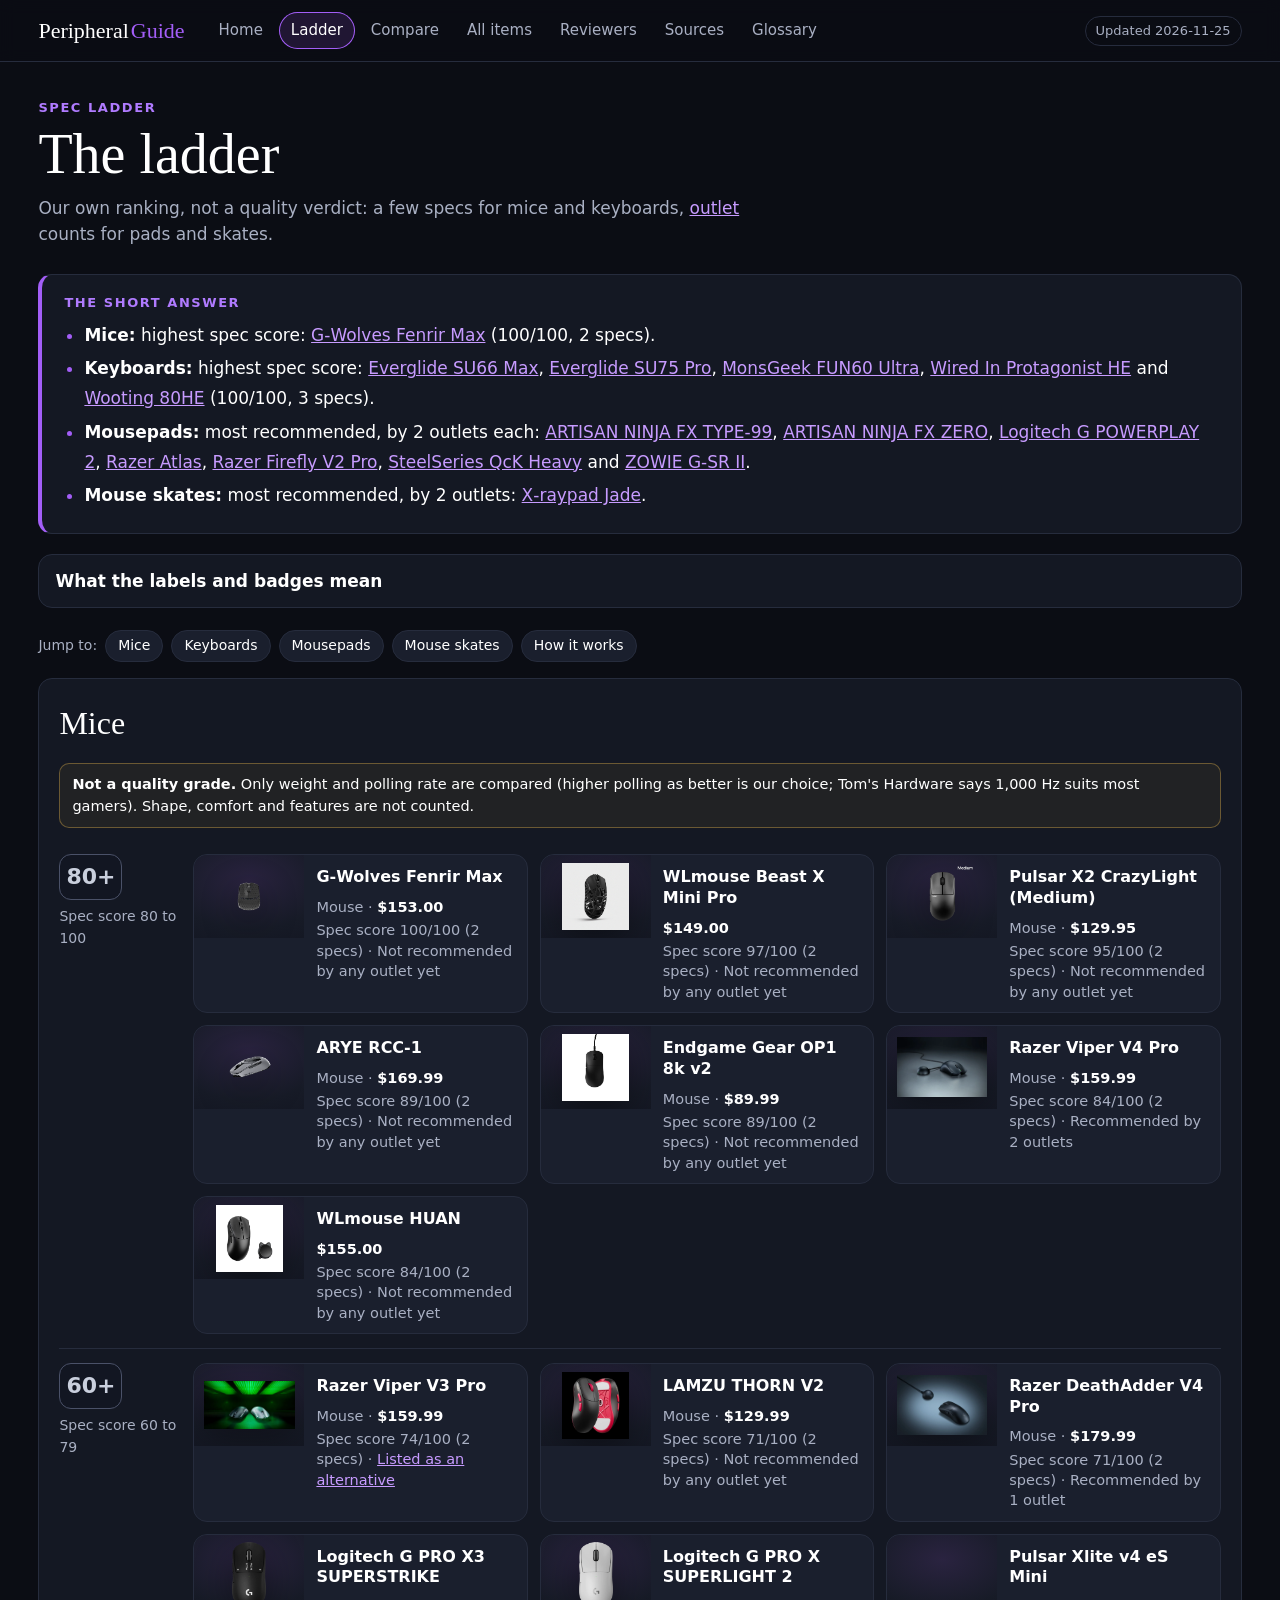
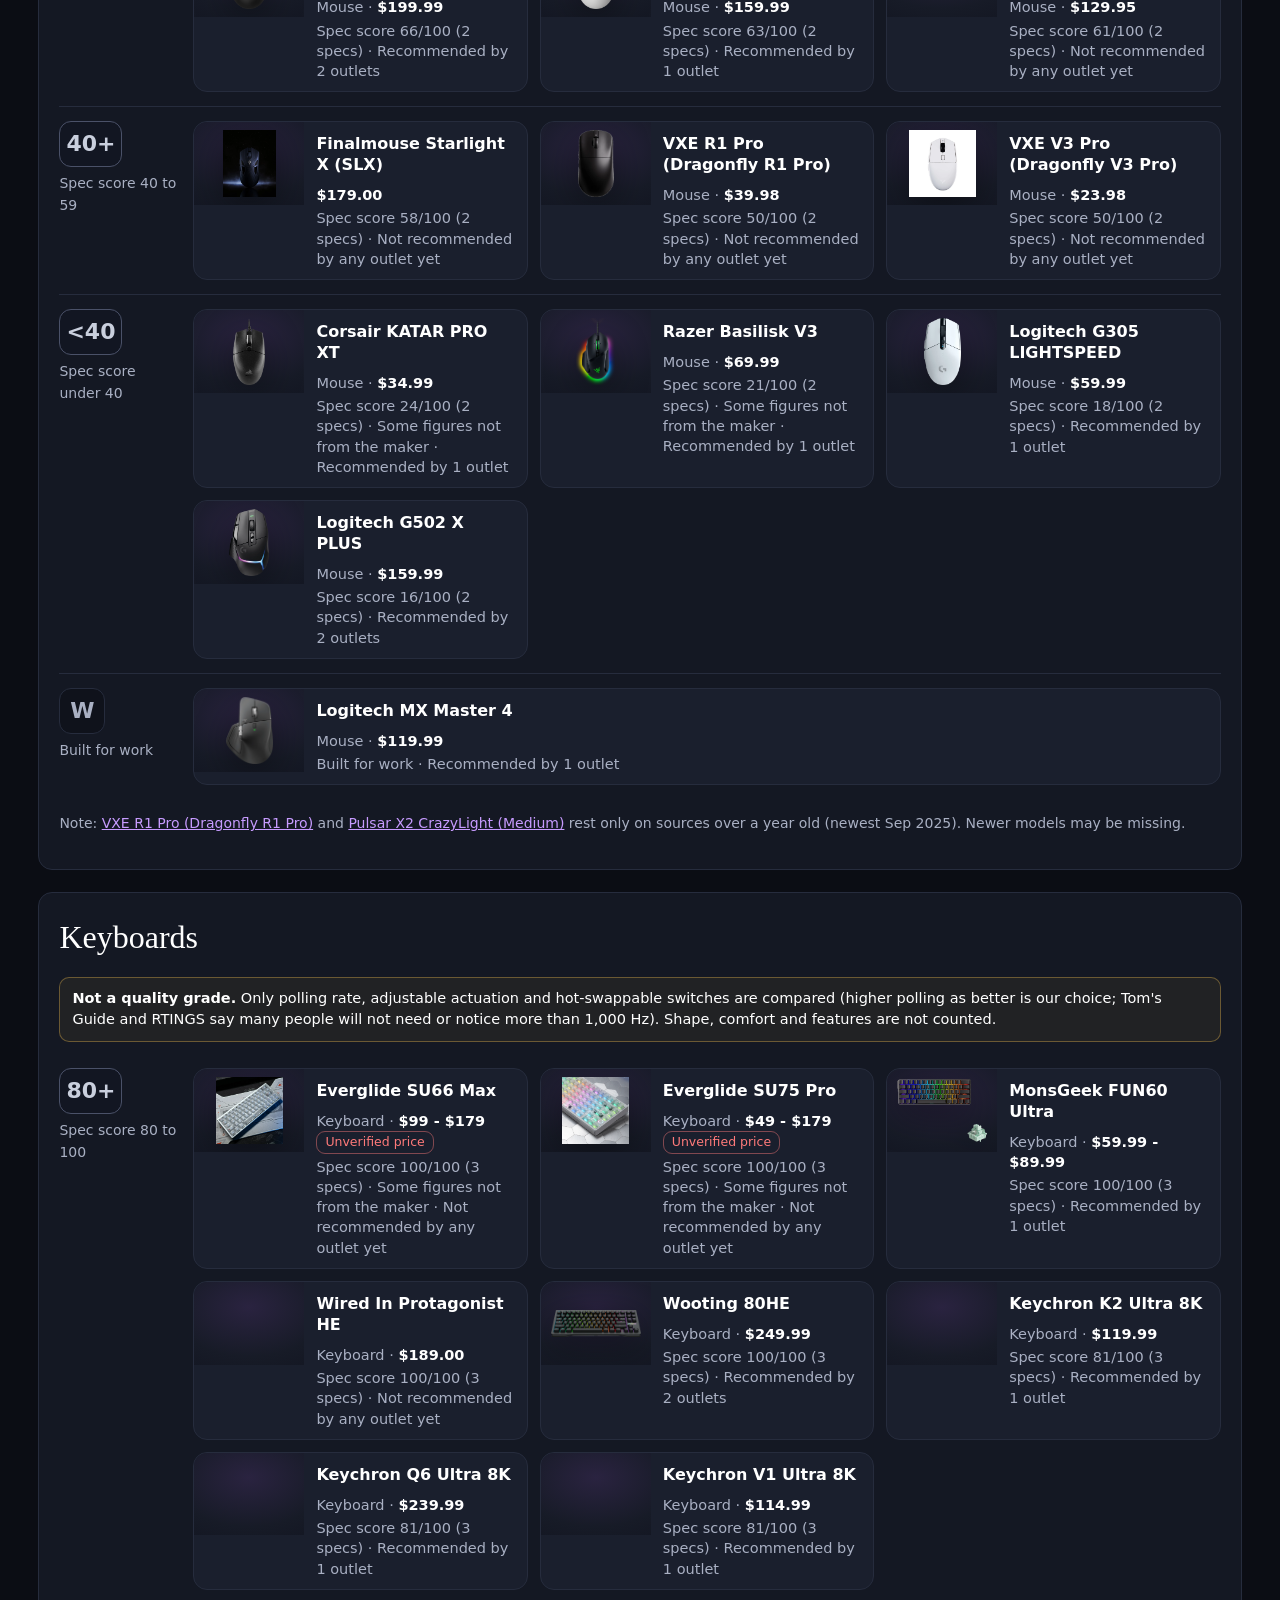
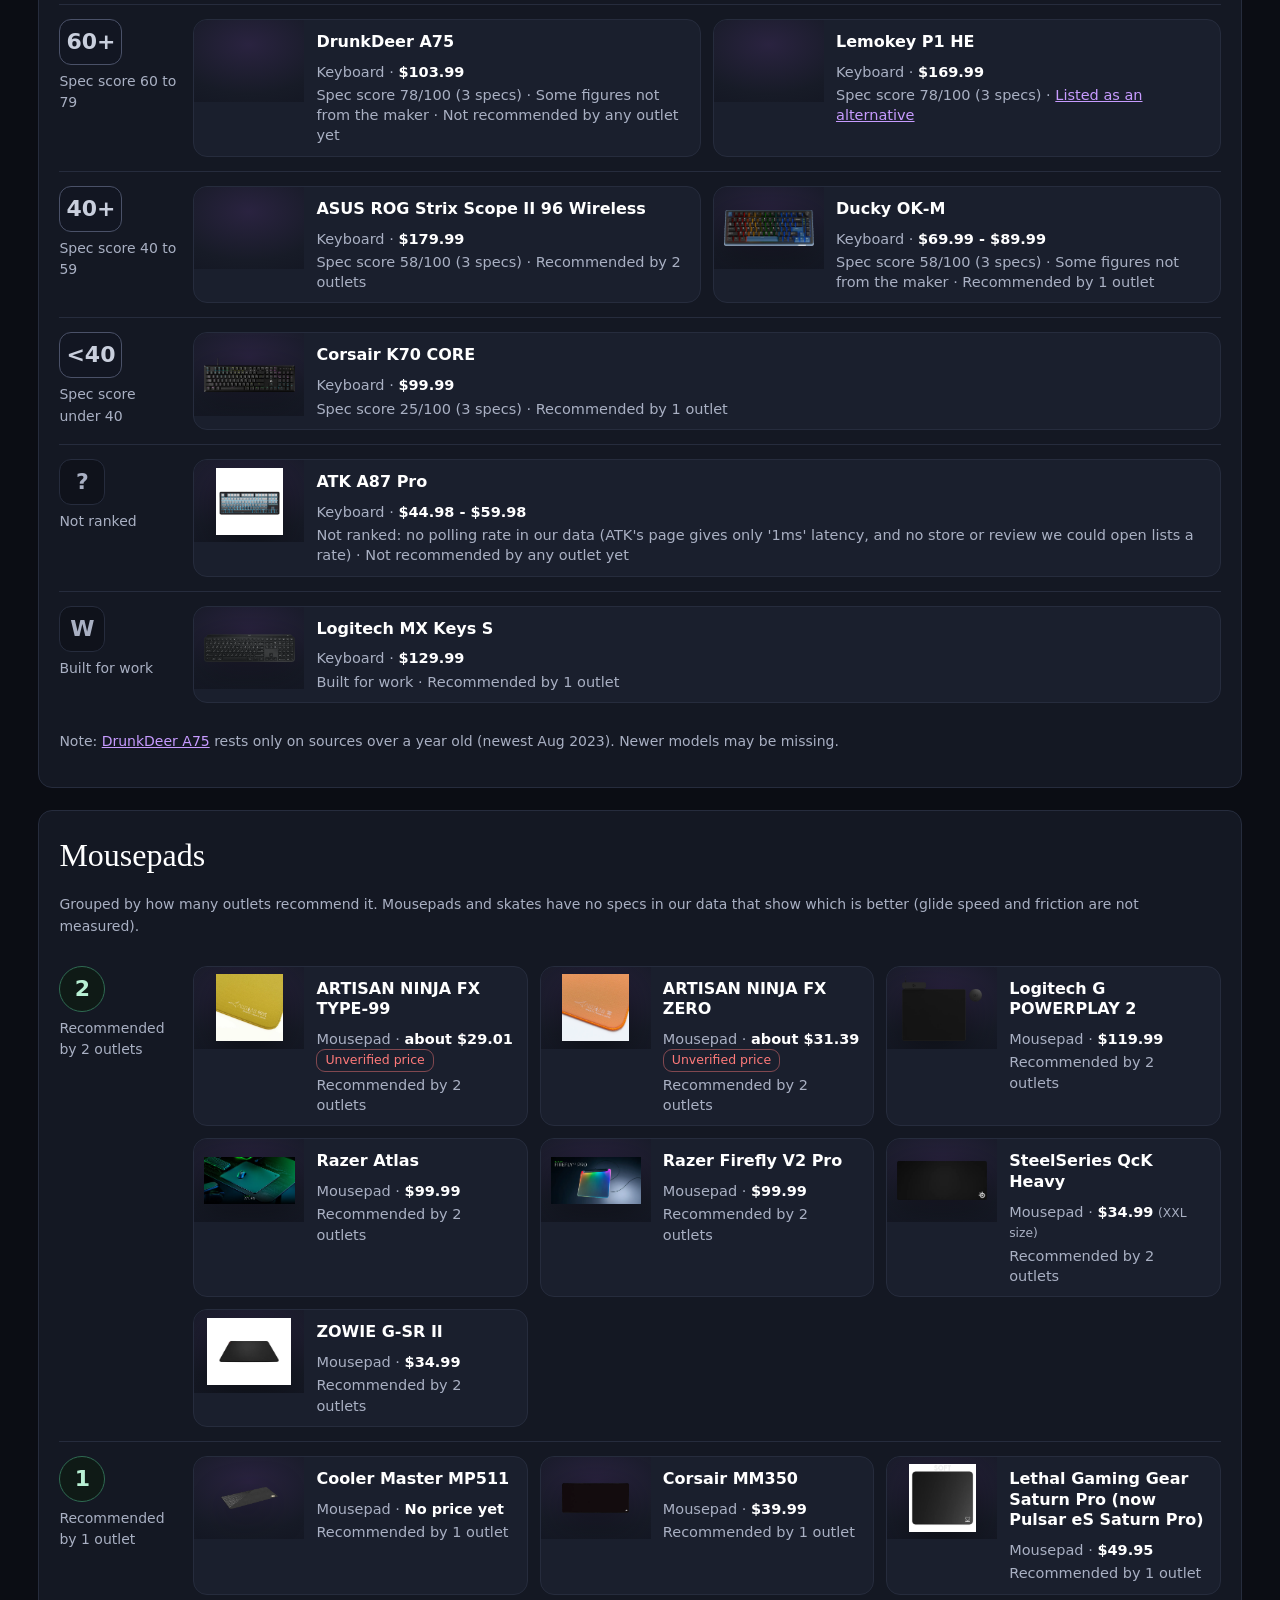
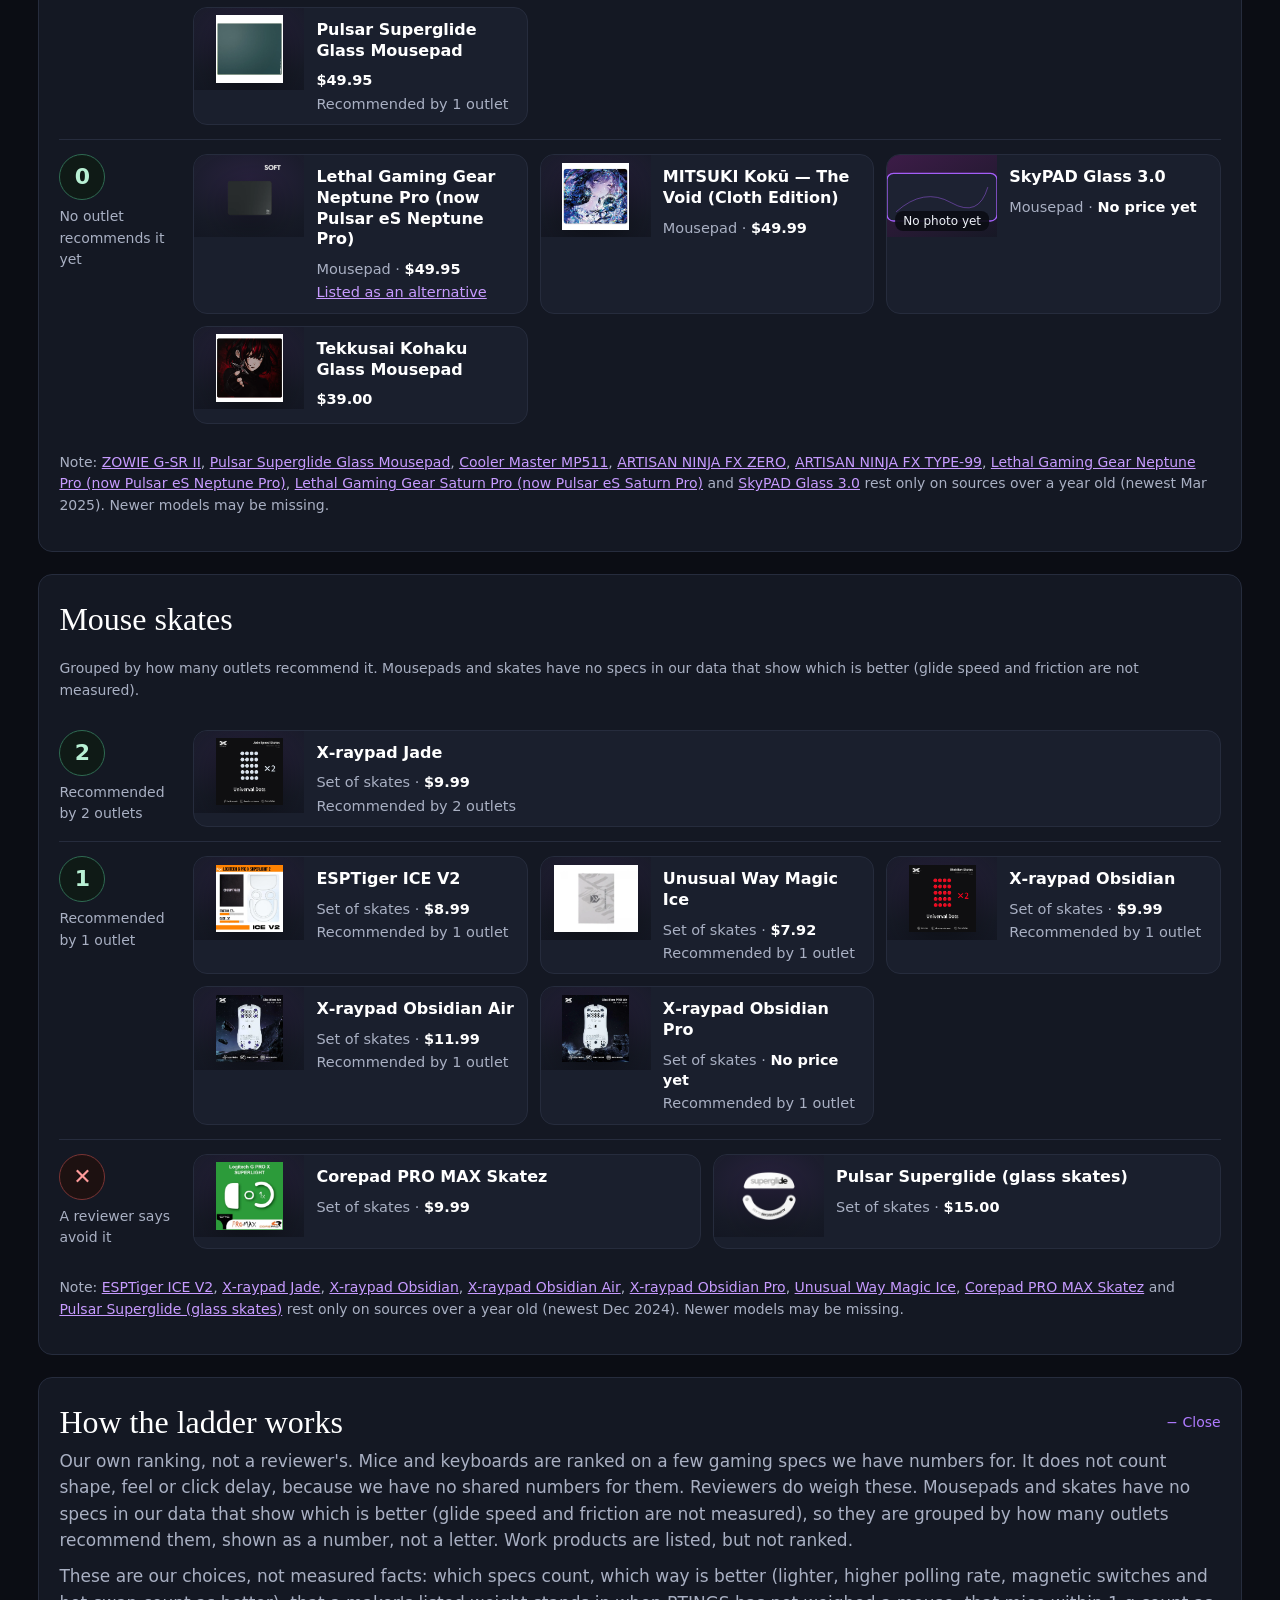
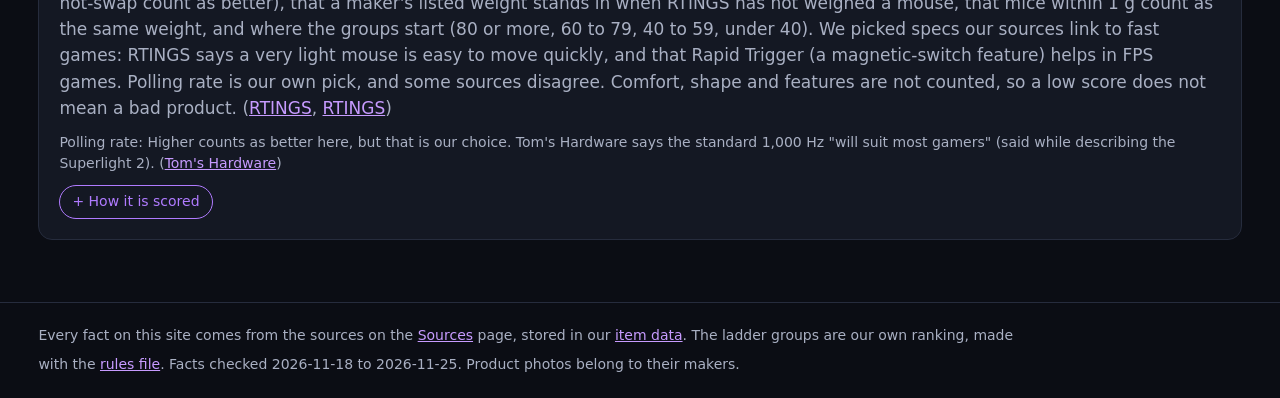
<file: ladder.html>
<!doctype html>
<html lang="en"><head><meta charset="utf-8"><meta name="viewport" content="width=device-width,initial-scale=1">
<title>The ladder · Peripheral Guide</title><meta name="description" content="Our own ranking, not a quality verdict: a few specs for mice and keyboards, outlet counts for pads and skates.">
<link rel="stylesheet" href="assets/style.css"></head>
<body data-page="ladder">
<header class="top"><div class="top-in"><a class="brand" href="index.html">Peripheral<span>Guide</span></a>
<button class="menu-btn" type="button" aria-expanded="false" aria-controls="mainnav">Menu</button><nav id="mainnav" aria-label="Main"><a href="index.html">Home</a><a href="ladder.html" aria-current="page">Ladder</a><a href="compare.html">Compare</a><a href="items.html">All items</a><a href="reviewers.html">Reviewers</a><a href="sources.html">Sources</a><a href="glossary.html">Glossary</a></nav><span class="updated">Updated 2026-11-25</span></div></header>
<main>
<div class="hero"><p class="label">Spec ladder</p><h1>The ladder</h1><p class="help">Our own ranking, not a quality verdict: a few specs for mice and keyboards, <a class="gl" href="glossary.html#outlet" title="Our word for one review site or reviewer, like RTINGS, PC Gamer or boardzy. When an outlet puts an item on its best-of list or in its top group, we say it &quot;recommends&quot; the item. Each outlet counts once, even if it recommends an item in two lists.">outlet</a> counts for pads and skates.</p></div>
<section class="answer" aria-label="Short answer"><h2>The short answer</h2><ul><li><b>Mice:</b> highest spec score: <a href="#" data-open="g-wolves-fenrir-max">G‑Wolves Fenrir Max</a> (100/100, 2 specs).</li><li><b>Keyboards:</b> highest spec score: <a href="#" data-open="everglide-su66-max">Everglide SU66 Max</a>, <a href="#" data-open="everglide-su75-pro">Everglide SU75 Pro</a>, <a href="#" data-open="monsgeek-fun60-ultra">MonsGeek FUN60 Ultra</a>, <a href="#" data-open="wired-in-protagonist-he">Wired In Protagonist HE</a> and <a href="#" data-open="wooting-80he">Wooting 80HE</a> (100/100, 3 specs).</li><li><b>Mousepads:</b> most recommended, by 2 outlets each: <a href="#" data-open="artisan-ninja-fx-type-99">ARTISAN NINJA FX TYPE‑99</a>, <a href="#" data-open="artisan-ninja-fx-zero">ARTISAN NINJA FX ZERO</a>, <a href="#" data-open="logitech-powerplay-2">Logitech G POWERPLAY 2</a>, <a href="#" data-open="razer-atlas">Razer Atlas</a>, <a href="#" data-open="razer-firefly-v2-pro">Razer Firefly V2 Pro</a>, <a href="#" data-open="steelseries-qck-heavy">SteelSeries QcK Heavy</a> and <a href="#" data-open="zowie-g-sr-ii">ZOWIE G‑SR II</a>.</li><li><b>Mouse skates:</b> most recommended, by 2 outlets: <a href="#" data-open="xraypad-jade">X‑raypad Jade</a>.</li></ul></section>
<details class="keys"><summary>What the labels and badges mean</summary><div class="keys-in"><div><h3>Labels on sentences</h3><dl><dt><span class="chip agreed">Agreed</span></dt><dd>Two or more different outlets say it.</dd><dt><span class="chip opinion">Opinion: NAME</span></dt><dd>Only one outlet says it.</dd><dt><span class="chip fact">Fact</span></dt><dd>A spec, price or test result from a maker page or a lab test (RTINGS). No opinion in it.</dd><dt><span class="chip reported">Reported: NAME</span></dt><dd>A plain fact, not an opinion, but only a review site or a store states it. No maker page or lab test confirms it yet.</dd><dt><span class="chip unverified">Unverified</span></dt><dd>We could not confirm it. It is not used for ranking, filters or "cheapest".</dd></dl></div><div><h3>Badges on cards</h3><dl><dt><span class="tier t-S" role="img" aria-label="Spec score group 80 to 100">80+</span><span class="tier t-A" role="img" aria-label="Spec score group 60 to 79">60+</span><span class="tier t-B" role="img" aria-label="Spec score group 40 to 59">40+</span><span class="tier t-C" role="img" aria-label="Spec score group under 40">&lt;40</span></dt><dd>Mice and keyboards only: our spec score out of 100. It counts only 2 or 3 gaming specs, not comfort, shape or features. It is not an overall grade.</dd><dt><span class="tier t-SRC" role="img" aria-label="Recommended by 2 outlets">2</span><span class="tier t-SRC" role="img" aria-label="Recommended by 1 outlet">1</span></dt><dd>Mousepads and skates only: how many outlets recommend it. A number, not a grade.</dd><dt><span class="tier t-X" role="img" aria-label="Avoid: a reviewer says to avoid it">✕</span></dt><dd>A reviewer says to avoid it.</dd><dt><span class="tier t-NA" role="img" aria-label="Not ranked">?</span></dt><dd>Not ranked: a spec we compare is missing or not comparable.</dd><dt><span class="tier t-NA" role="img" aria-label="Built for work, not ranked">W</span></dt><dd>Built for work, so not ranked on gaming specs.</dd></dl></div></div><p class="small"><a href="glossary.html">Glossary of words</a> · <a href="ladder.html">How the ladder works</a></p></details>
<div class="jump" role="navigation" aria-label="Jump to">Jump to: <a href="#mouse">Mice</a> <a href="#keyboard">Keyboards</a> <a href="#mousepad">Mousepads</a> <a href="#skates">Mouse skates</a><a href="#how">How it works</a></div><section class="block" id="mouse"><h2>Mice</h2><p class="callout"><b>Not a quality grade.</b> Only weight and polling rate are compared (higher polling as better is our choice; Tom&#x27;s Hardware says 1,000 Hz suits most gamers). Shape, comfort and features are not counted.</p><div class="lrow"><div class="lt"><span class="tier big t-S" role="img" aria-label="Spec score group 80 to 100">80+</span><span class="small">Spec score 80 to 100</span></div><div class="grid tight"><article class="card compact" data-id="g-wolves-fenrir-max" data-cat="mouse" data-tier="S" data-price="153.0" data-band="$150 and up" data-name="G-Wolves Fenrir Max" data-search="g-wolves fenrir max g-wolves mouse an extremely small, light mouse made only for fingertip grip; rtings calls it amazing for competitive players who grip that way." ><div class="pic-wrap"><div class="pic-box photo fit-contain"><img class="pic" src="img/g-wolves-fenrir-max.webp" alt="G-Wolves Fenrir Max" loading="lazy" decoding="async"></div><span class="tier t-S" title="Spec score 80 to 100" role="img" aria-label="Spec score group 80 to 100">80+</span></div><div class="card-body"><h3><a href="#" class="card-link" data-open="g-wolves-fenrir-max">G‑Wolves Fenrir Max</a></h3><p class="meta">Mouse · <b>$153.00</b></p><p class="tierline">Spec score 100/100 (2 specs) · Not recommended by any outlet yet</p><p class="dated" title="Newest date on its sources: a review, video or best-of list update">Newest source: Nov 2025</p><p class="open">Open details →</p></div></article><article class="card compact" data-id="wlmouse-beast-x-mini-pro" data-cat="mouse" data-tier="S" data-price="149.0" data-band="$100 - $150" data-name="WLmouse Beast X Mini Pro" data-search="wlmouse beast x mini pro wlmouse mouse a 34 g magnesium wireless mouse with the paw3950hs sensor and 8k polling." ><div class="pic-wrap"><div class="pic-box photo fit-contain"><img class="pic" src="img/wlmouse-beast-x-mini-pro.webp" alt="WLmouse Beast X Mini Pro" loading="lazy" decoding="async"></div><span class="tier t-S" title="Spec score 80 to 100" role="img" aria-label="Spec score group 80 to 100">80+</span></div><div class="card-body"><h3><a href="#" class="card-link" data-open="wlmouse-beast-x-mini-pro">WLmouse Beast X Mini Pro</a></h3><p class="meta"><b>$149.00</b></p><p class="tierline">Spec score 97/100 (2 specs) · Not recommended by any outlet yet</p><p class="dated">No dated source yet</p><p class="open">Open details →</p></div></article><article class="card compact" data-id="pulsar-x2-crazylight" data-cat="mouse" data-tier="S" data-price="129.95" data-band="$100 - $150" data-name="Pulsar X2 CrazyLight (Medium)" data-search="pulsar x2 crazylight (medium) pulsar mouse an extremely light, small symmetrical mouse that rtings rates outstanding for fps games; its small battery needs charging often." ><div class="pic-wrap"><div class="pic-box photo fit-contain"><img class="pic" src="img/pulsar-x2-crazylight.webp" alt="Pulsar X2 CrazyLight (Medium)" loading="lazy" decoding="async"></div><span class="tier t-S" title="Spec score 80 to 100" role="img" aria-label="Spec score group 80 to 100">80+</span></div><div class="card-body"><h3><a href="#" class="card-link" data-open="pulsar-x2-crazylight">Pulsar X2 CrazyLight (Medium)</a></h3><p class="meta">Mouse · <b>$129.95</b></p><p class="tierline">Spec score 95/100 (2 specs) · Not recommended by any outlet yet</p><p class="dated old" title="Newest date on its sources: a review, video or best-of list update">Newest source: Sep 2025 · <b>over a year old</b></p><p class="open">Open details →</p></div></article><article class="card compact" data-id="arye-rcc-1" data-cat="mouse" data-tier="S" data-price="169.99" data-band="$150 and up" data-name="ARYE RCC-1" data-search="arye rcc-1 arye mouse a 46 g carbon-composite wireless mouse with a narrow front, made for claw and fingertip grips." ><div class="pic-wrap"><div class="pic-box photo fit-contain"><img class="pic" src="img/arye-rcc-1.webp" alt="ARYE RCC-1" loading="lazy" decoding="async"></div><span class="tier t-S" title="Spec score 80 to 100" role="img" aria-label="Spec score group 80 to 100">80+</span></div><div class="card-body"><h3><a href="#" class="card-link" data-open="arye-rcc-1">ARYE RCC‑1</a></h3><p class="meta">Mouse · <b>$169.99</b></p><p class="tierline">Spec score 89/100 (2 specs) · Not recommended by any outlet yet</p><p class="dated" title="Newest date on its sources: a review, video or best-of list update">Newest source: Feb 2026</p><p class="open">Open details →</p></div></article><article class="card compact" data-id="endgame-gear-op1-8k-v2" data-cat="mouse" data-tier="S" data-price="89.99" data-band="$50 - $100" data-name="Endgame Gear OP1 8k v2" data-search="endgame gear op1 8k v2 endgame gear mouse a light, wired-only mouse that rtings rates exceptionally well suited to fps games." ><div class="pic-wrap"><div class="pic-box photo fit-contain"><img class="pic" src="img/endgame-gear-op1-8k-v2.webp" alt="Endgame Gear OP1 8k v2" loading="lazy" decoding="async"></div><span class="tier t-S" title="Spec score 80 to 100" role="img" aria-label="Spec score group 80 to 100">80+</span></div><div class="card-body"><h3><a href="#" class="card-link" data-open="endgame-gear-op1-8k-v2">Endgame Gear OP1 8k v2</a></h3><p class="meta">Mouse · <b>$89.99</b></p><p class="tierline">Spec score 89/100 (2 specs) · Not recommended by any outlet yet</p><p class="dated" title="Newest date on its sources: a review, video or best-of list update">Newest source: Jan 2026</p><p class="open">Open details →</p></div></article><article class="card compact" data-id="razer-viper-v4-pro" data-cat="mouse" data-tier="S" data-price="159.99" data-band="$150 and up" data-name="Razer Viper V4 Pro" data-search="razer viper v4 pro razer mouse a light, very fast wireless gaming mouse whose click sound will not suit everyone." ><div class="pic-wrap"><div class="pic-box photo fit-contain"><img class="pic" src="img/razer-viper-v4-pro.webp" alt="Razer Viper V4 Pro" loading="lazy" decoding="async"></div><span class="tier t-S" title="Spec score 80 to 100" role="img" aria-label="Spec score group 80 to 100">80+</span></div><div class="card-body"><h3><a href="#" class="card-link" data-open="razer-viper-v4-pro">Razer Viper V4 Pro</a></h3><p class="meta">Mouse · <b>$159.99</b></p><p class="tierline">Spec score 84/100 (2 specs) · Recommended by 2 outlets</p><p class="dated" title="Newest date on its sources: a review, video or best-of list update">Newest source: Nov 2026</p><p class="open">Open details →</p></div></article><article class="card compact" data-id="wlmouse-huan" data-cat="mouse" data-tier="S" data-price="155.0" data-band="$150 and up" data-name="WLmouse HUAN" data-search="wlmouse huan wlmouse mouse a small, very light magnesium mouse that rtings rates outstanding for fps games." ><div class="pic-wrap"><div class="pic-box photo fit-contain"><img class="pic" src="img/wlmouse-huan.webp" alt="WLmouse HUAN" loading="lazy" decoding="async"></div><span class="tier t-S" title="Spec score 80 to 100" role="img" aria-label="Spec score group 80 to 100">80+</span></div><div class="card-body"><h3><a href="#" class="card-link" data-open="wlmouse-huan">WLmouse HUAN</a></h3><p class="meta"><b>$155.00</b></p><p class="tierline">Spec score 84/100 (2 specs) · Not recommended by any outlet yet</p><p class="dated" title="Newest date on its sources: a review, video or best-of list update">Newest source: Jul 2026</p><p class="open">Open details →</p></div></article></div></div><div class="lrow"><div class="lt"><span class="tier big t-A" role="img" aria-label="Spec score group 60 to 79">60+</span><span class="small">Spec score 60 to 79</span></div><div class="grid tight"><article class="card compact" data-id="razer-viper-v3-pro" data-cat="mouse" data-tier="A" data-price="159.99" data-band="$150 and up" data-name="Razer Viper V3 Pro" data-search="razer viper v3 pro razer mouse a very light, very fast wireless mouse with a shape that suits many hand sizes and grips." ><div class="pic-wrap"><div class="pic-box photo fit-contain"><img class="pic" src="img/razer-viper-v3-pro.webp" alt="Razer Viper V3 Pro" loading="lazy" decoding="async"></div><span class="tier t-A" title="Spec score 60 to 79" role="img" aria-label="Spec score group 60 to 79">60+</span></div><div class="card-body"><h3><a href="#" class="card-link" data-open="razer-viper-v3-pro">Razer Viper V3 Pro</a></h3><p class="meta">Mouse · <b>$159.99</b></p><p class="tierline">Spec score 74/100 (2 specs) · <a class="gl" href="glossary.html#mention">Listed as an alternative</a></p><p class="dated" title="Newest date on its sources: a review, video or best-of list update">Newest source: Nov 2026</p><p class="open">Open details →</p></div></article><article class="card compact" data-id="lamzu-thorn-v2" data-cat="mouse" data-tier="A" data-price="129.99" data-band="$100 - $150" data-name="LAMZU THORN V2" data-search="lamzu thorn v2 lamzu mouse a light right-handed mouse that rtings rates excellent for fps games." ><div class="pic-wrap"><div class="pic-box photo fit-contain"><img class="pic" src="img/lamzu-thorn-v2.webp" alt="LAMZU THORN V2" loading="lazy" decoding="async"></div><span class="tier t-A" title="Spec score 60 to 79" role="img" aria-label="Spec score group 60 to 79">60+</span></div><div class="card-body"><h3><a href="#" class="card-link" data-open="lamzu-thorn-v2">LAMZU THORN V2</a></h3><p class="meta">Mouse · <b>$129.99</b></p><p class="tierline">Spec score 71/100 (2 specs) · Not recommended by any outlet yet</p><p class="dated" title="Newest date on its sources: a review, video or best-of list update">Newest source: Oct 2026</p><p class="open">Open details →</p></div></article><article class="card compact" data-id="razer-deathadder-v4-pro" data-cat="mouse" data-tier="A" data-price="179.99" data-band="$150 and up" data-name="Razer DeathAdder V4 Pro" data-search="razer deathadder v4 pro razer mouse a light wireless gaming mouse with a right-handed ergonomic shape." ><div class="pic-wrap"><div class="pic-box photo fit-contain"><img class="pic" src="img/razer-deathadder-v4-pro.webp" alt="Razer DeathAdder V4 Pro" loading="lazy" decoding="async"></div><span class="tier t-A" title="Spec score 60 to 79" role="img" aria-label="Spec score group 60 to 79">60+</span></div><div class="card-body"><h3><a href="#" class="card-link" data-open="razer-deathadder-v4-pro">Razer DeathAdder V4 Pro</a></h3><p class="meta">Mouse · <b>$179.99</b></p><p class="tierline">Spec score 71/100 (2 specs) · Recommended by 1 outlet</p><p class="dated" title="Newest date on its sources: a review, video or best-of list update">Newest source: Nov 2026</p><p class="open">Open details →</p></div></article><article class="card compact" data-id="logitech-g-pro-x3-superstrike" data-cat="mouse" data-tier="A" data-price="199.99" data-band="$150 and up" data-name="Logitech G PRO X3 SUPERSTRIKE" data-search="logitech g pro x3 superstrike logitech mouse a competitive gaming mouse with extremely fast clicks." ><div class="pic-wrap"><div class="pic-box photo fit-contain"><img class="pic" src="img/logitech-g-pro-x3-superstrike.webp" alt="Logitech G PRO X3 SUPERSTRIKE" loading="lazy" decoding="async"></div><span class="tier t-A" title="Spec score 60 to 79" role="img" aria-label="Spec score group 60 to 79">60+</span></div><div class="card-body"><h3><a href="#" class="card-link" data-open="logitech-g-pro-x3-superstrike">Logitech G PRO X3 SUPERSTRIKE</a></h3><p class="meta">Mouse · <b>$199.99</b></p><p class="tierline">Spec score 66/100 (2 specs) · Recommended by 2 outlets</p><p class="dated" title="Newest date on its sources: a review, video or best-of list update">Newest source: Nov 2026</p><p class="open">Open details →</p></div></article><article class="card compact" data-id="logitech-g-pro-x-superlight-2" data-cat="mouse" data-tier="A" data-price="159.99" data-band="$150 and up" data-name="Logitech G PRO X SUPERLIGHT 2" data-search="logitech g pro x superlight 2 logitech mouse a very light, low-delay wireless mouse that is comfortable for many grip styles." ><div class="pic-wrap"><div class="pic-box photo fit-contain"><img class="pic" src="img/logitech-g-pro-x-superlight-2.webp" alt="Logitech G PRO X SUPERLIGHT 2" loading="lazy" decoding="async"></div><span class="tier t-A" title="Spec score 60 to 79" role="img" aria-label="Spec score group 60 to 79">60+</span></div><div class="card-body"><h3><a href="#" class="card-link" data-open="logitech-g-pro-x-superlight-2">Logitech G PRO X SUPERLIGHT 2</a></h3><p class="meta">Mouse · <b>$159.99</b></p><p class="tierline">Spec score 63/100 (2 specs) · Recommended by 1 outlet</p><p class="dated" title="Newest date on its sources: a review, video or best-of list update">Newest source: Nov 2026</p><p class="open">Open details →</p></div></article><article class="card compact" data-id="pulsar-xlite-v4-es-mini" data-cat="mouse" data-tier="A" data-price="129.95" data-band="$100 - $150" data-name="Pulsar Xlite v4 eS Mini" data-search="pulsar xlite v4 es mini pulsar mouse a right-handed ergonomic wireless mouse with 8k polling and an oled screen underneath for changing settings without software." ><div class="pic-wrap"><div class="pic-box photo fit-contain"><img class="pic" src="img/pulsar-xlite-v4-es-mini.webp" alt="Pulsar Xlite v4 eS Mini" loading="lazy" decoding="async"></div><span class="tier t-A" title="Spec score 60 to 79" role="img" aria-label="Spec score group 60 to 79">60+</span></div><div class="card-body"><h3><a href="#" class="card-link" data-open="pulsar-xlite-v4-es-mini">Pulsar Xlite v4 eS Mini</a></h3><p class="meta">Mouse · <b>$129.95</b></p><p class="tierline">Spec score 61/100 (2 specs) · Not recommended by any outlet yet</p><p class="dated">No dated source yet</p><p class="open">Open details →</p></div></article></div></div><div class="lrow"><div class="lt"><span class="tier big t-B" role="img" aria-label="Spec score group 40 to 59">40+</span><span class="small">Spec score 40 to 59</span></div><div class="grid tight"><article class="card compact" data-id="finalmouse-starlight-x" data-cat="mouse" data-tier="B" data-price="179.0" data-band="$150 and up" data-name="Finalmouse Starlight X (SLX)" data-search="finalmouse starlight x (slx) finalmouse mouse a very light symmetrical mouse whose clicks you can tune; rtings rates it outstanding for fps games." ><div class="pic-wrap"><div class="pic-box photo fit-contain"><img class="pic" src="img/finalmouse-starlight-x.webp" alt="Finalmouse Starlight X (SLX)" loading="lazy" decoding="async"></div><span class="tier t-B" title="Spec score 40 to 59" role="img" aria-label="Spec score group 40 to 59">40+</span></div><div class="card-body"><h3><a href="#" class="card-link" data-open="finalmouse-starlight-x">Finalmouse Starlight X (SLX)</a></h3><p class="meta"><b>$179.00</b></p><p class="tierline">Spec score 58/100 (2 specs) · Not recommended by any outlet yet</p><p class="dated" title="Newest date on its sources: a review, video or best-of list update">Newest source: Nov 2026</p><p class="open">Open details →</p></div></article><article class="card compact" data-id="vxe-r1-pro" data-cat="mouse" data-tier="B" data-price="39.98" data-band="Under $50" data-name="VXE R1 Pro (Dragonfly R1 Pro)" data-search="vxe r1 pro (dragonfly r1 pro) vxe mouse a very light wireless mouse that rtings rates highly for fps games." ><div class="pic-wrap"><div class="pic-box photo fit-contain"><img class="pic" src="img/vxe-r1-pro.webp" alt="VXE R1 Pro (Dragonfly R1 Pro)" loading="lazy" decoding="async"></div><span class="tier t-B" title="Spec score 40 to 59" role="img" aria-label="Spec score group 40 to 59">40+</span></div><div class="card-body"><h3><a href="#" class="card-link" data-open="vxe-r1-pro">VXE R1 Pro (Dragonfly R1 Pro)</a></h3><p class="meta">Mouse · <b>$39.98</b></p><p class="tierline">Spec score 50/100 (2 specs) · Not recommended by any outlet yet</p><p class="dated old" title="Newest date on its sources: a review, video or best-of list update">Newest source: Jul 2025 · <b>over a year old</b></p><p class="open">Open details →</p></div></article><article class="card compact" data-id="vxe-v3-pro" data-cat="mouse" data-tier="B" data-price="23.98" data-band="Under $50" data-name="VXE V3 Pro (Dragonfly V3 Pro)" data-search="vxe v3 pro (dragonfly v3 pro) vxe mouse a 49 g tri-mode (wired, 2.4 ghz, bluetooth) mouse made for small to medium hands." ><div class="pic-wrap"><div class="pic-box photo fit-contain"><img class="pic" src="img/vxe-v3-pro.webp" alt="VXE V3 Pro (Dragonfly V3 Pro)" loading="lazy" decoding="async"></div><span class="tier t-B" title="Spec score 40 to 59" role="img" aria-label="Spec score group 40 to 59">40+</span></div><div class="card-body"><h3><a href="#" class="card-link" data-open="vxe-v3-pro">VXE V3 Pro (Dragonfly V3 Pro)</a></h3><p class="meta">Mouse · <b>$23.98</b></p><p class="tierline">Spec score 50/100 (2 specs) · Not recommended by any outlet yet</p><p class="dated">No dated source yet</p><p class="open">Open details →</p></div></article></div></div><div class="lrow"><div class="lt"><span class="tier big t-C" role="img" aria-label="Spec score group under 40">&lt;40</span><span class="small">Spec score under 40</span></div><div class="grid tight"><article class="card compact" data-id="corsair-katar-pro-xt" data-cat="mouse" data-tier="C" data-price="34.99" data-band="Under $50" data-name="Corsair KATAR PRO XT" data-search="corsair katar pro xt corsair mouse a wired gaming mouse that feels light. tom&#x27;s hardware names it its best budget gaming mouse." ><div class="pic-wrap"><div class="pic-box photo fit-contain"><img class="pic" src="img/corsair-katar-pro-xt.webp" alt="Corsair KATAR PRO XT" loading="lazy" decoding="async"></div><span class="tier t-C" title="Spec score under 40" role="img" aria-label="Spec score group under 40">&lt;40</span></div><div class="card-body"><h3><a href="#" class="card-link" data-open="corsair-katar-pro-xt">Corsair KATAR PRO XT</a></h3><p class="meta">Mouse · <b>$34.99</b></p><p class="tierline">Spec score 24/100 (2 specs) · Some figures not from the maker · Recommended by 1 outlet</p><p class="dated" title="Newest date on its sources: a review, video or best-of list update">Newest source: Oct 2026</p><p class="open">Open details →</p></div></article><article class="card compact" data-id="razer-basilisk-v3" data-cat="mouse" data-tier="C" data-price="69.99" data-band="$50 - $100" data-name="Razer Basilisk V3" data-search="razer basilisk v3 razer mouse a comfortable wired all-rounder with many buttons, but heavier than fps mice." ><div class="pic-wrap"><div class="pic-box photo fit-contain"><img class="pic" src="img/razer-basilisk-v3.webp" alt="Razer Basilisk V3" loading="lazy" decoding="async"></div><span class="tier t-C" title="Spec score under 40" role="img" aria-label="Spec score group under 40">&lt;40</span></div><div class="card-body"><h3><a href="#" class="card-link" data-open="razer-basilisk-v3">Razer Basilisk V3</a></h3><p class="meta">Mouse · <b>$69.99</b></p><p class="tierline">Spec score 21/100 (2 specs) · Some figures not from the maker · Recommended by 1 outlet</p><p class="dated" title="Newest date on its sources: a review, video or best-of list update">Newest source: Nov 2026</p><p class="open">Open details →</p></div></article><article class="card compact" data-id="logitech-g305-lightspeed" data-cat="mouse" data-tier="C" data-price="59.99" data-band="$50 - $100" data-name="Logitech G305 LIGHTSPEED" data-search="logitech g305 lightspeed logitech mouse rtings&#x27; &quot;best budget gaming mouse&quot;." ><div class="pic-wrap"><div class="pic-box photo fit-contain"><img class="pic" src="img/logitech-g305-lightspeed.webp" alt="Logitech G305 LIGHTSPEED" loading="lazy" decoding="async"></div><span class="tier t-C" title="Spec score under 40" role="img" aria-label="Spec score group under 40">&lt;40</span></div><div class="card-body"><h3><a href="#" class="card-link" data-open="logitech-g305-lightspeed">Logitech G305 LIGHTSPEED</a></h3><p class="meta">Mouse · <b>$59.99</b></p><p class="tierline">Spec score 18/100 (2 specs) · Recommended by 1 outlet</p><p class="dated" title="Newest date on its sources: a review, video or best-of list update">Newest source: Nov 2026</p><p class="open">Open details →</p></div></article><article class="card compact" data-id="logitech-g502-x-plus" data-cat="mouse" data-tier="C" data-price="159.99" data-band="$150 and up" data-name="Logitech G502 X PLUS" data-search="logitech g502 x plus logitech mouse a large wireless mouse; tom&#x27;s hardware likes its 13 programmable buttons." ><div class="pic-wrap"><div class="pic-box photo fit-contain"><img class="pic" src="img/logitech-g502-x-plus.webp" alt="Logitech G502 X PLUS" loading="lazy" decoding="async"></div><span class="tier t-C" title="Spec score under 40" role="img" aria-label="Spec score group under 40">&lt;40</span></div><div class="card-body"><h3><a href="#" class="card-link" data-open="logitech-g502-x-plus">Logitech G502 X PLUS</a></h3><p class="meta">Mouse · <b>$159.99</b></p><p class="tierline">Spec score 16/100 (2 specs) · Recommended by 2 outlets</p><p class="dated" title="Newest date on its sources: a review, video or best-of list update">Newest source: Nov 2026</p><p class="open">Open details →</p></div></article></div></div><div class="lrow"><div class="lt"><span class="tier big t-NA" role="img" aria-label="Built for work, not ranked">W</span><span class="small">Built for work</span></div><div class="grid tight"><article class="card compact" data-id="logitech-mx-master-4" data-cat="mouse" data-tier="W" data-price="119.99" data-band="$100 - $150" data-name="Logitech MX Master 4" data-search="logitech mx master 4 logitech mouse rtings&#x27; &quot;best computer mouse&quot;, its top pick for most people." ><div class="pic-wrap"><div class="pic-box photo fit-contain"><img class="pic" src="img/logitech-mx-master-4.webp" alt="Logitech MX Master 4" loading="lazy" decoding="async"></div><span class="tier t-NA" title="Built for work" role="img" aria-label="Built for work, not ranked">W</span></div><div class="card-body"><h3><a href="#" class="card-link" data-open="logitech-mx-master-4">Logitech MX Master 4</a></h3><p class="meta">Mouse · <b>$119.99</b></p><p class="tierline">Built for work · Recommended by 1 outlet</p><p class="dated" title="Newest date on its sources: a review, video or best-of list update">Newest source: Oct 2026</p><p class="open">Open details →</p></div></article></div></div><p class="small warn">Note: <a href="#" data-open="vxe-r1-pro">VXE R1 Pro (Dragonfly R1 Pro)</a> and <a href="#" data-open="pulsar-x2-crazylight">Pulsar X2 CrazyLight (Medium)</a> rest only on sources over a year old (newest Sep 2025). Newer models may be missing.</p></section><section class="block" id="keyboard"><h2>Keyboards</h2><p class="callout"><b>Not a quality grade.</b> Only polling rate, adjustable actuation and hot-swappable switches are compared (higher polling as better is our choice; Tom&#x27;s Guide and RTINGS say many people will not need or notice more than 1,000 Hz). Shape, comfort and features are not counted.</p><div class="lrow"><div class="lt"><span class="tier big t-S" role="img" aria-label="Spec score group 80 to 100">80+</span><span class="small">Spec score 80 to 100</span></div><div class="grid tight"><article class="card compact" data-id="everglide-su66-max" data-cat="keyboard" data-tier="S" data-price="" data-band="unverified" data-name="Everglide SU66 Max" data-search="everglide su66 max everglide / keebforce keyboard an aluminum hall effect keyboard with adjustable actuation, rapid trigger and a split spacebar." ><div class="pic-wrap"><div class="pic-box photo fit-contain"><img class="pic" src="img/everglide-su66-max.webp" alt="Everglide SU66 Max" loading="lazy" decoding="async"></div><span class="tier t-S" title="Spec score 80 to 100" role="img" aria-label="Spec score group 80 to 100">80+</span></div><div class="card-body"><h3><a href="#" class="card-link" data-open="everglide-su66-max">Everglide SU66 Max</a></h3><p class="meta">Keyboard · <b>$99 - $179</b> <span class="chip unverified">Unverified price</span></p><p class="tierline">Spec score 100/100 (3 specs) · Some figures not from the maker · Not recommended by any outlet yet</p><p class="dated">No dated source yet</p><p class="open">Open details →</p></div></article><article class="card compact" data-id="everglide-su75-pro" data-cat="keyboard" data-tier="S" data-price="" data-band="unverified" data-name="Everglide SU75 Pro" data-search="everglide su75 pro everglide keyboard an aluminum hall effect keyboard with 8000 hz polling." ><div class="pic-wrap"><div class="pic-box photo fit-contain"><img class="pic" src="img/everglide-su75-pro.webp" alt="Everglide SU75 Pro" loading="lazy" decoding="async"></div><span class="tier t-S" title="Spec score 80 to 100" role="img" aria-label="Spec score group 80 to 100">80+</span></div><div class="card-body"><h3><a href="#" class="card-link" data-open="everglide-su75-pro">Everglide SU75 Pro</a></h3><p class="meta">Keyboard · <b>$49 - $179</b> <span class="chip unverified">Unverified price</span></p><p class="tierline">Spec score 100/100 (3 specs) · Some figures not from the maker · Not recommended by any outlet yet</p><p class="dated">No dated source yet</p><p class="open">Open details →</p></div></article><article class="card compact" data-id="monsgeek-fun60-ultra" data-cat="keyboard" data-tier="S" data-price="59.99" data-band="$50 - $100" data-name="MonsGeek FUN60 Ultra" data-search="monsgeek fun60 ultra monsgeek keyboard rtings&#x27; &quot;best budget wireless gaming keyboard&quot;." ><div class="pic-wrap"><div class="pic-box photo fit-contain"><img class="pic" src="img/monsgeek-fun60-ultra.webp" alt="MonsGeek FUN60 Ultra" loading="lazy" decoding="async"></div><span class="tier t-S" title="Spec score 80 to 100" role="img" aria-label="Spec score group 80 to 100">80+</span></div><div class="card-body"><h3><a href="#" class="card-link" data-open="monsgeek-fun60-ultra">MonsGeek FUN60 Ultra</a></h3><p class="meta">Keyboard · <b>$59.99 - $89.99</b></p><p class="tierline">Spec score 100/100 (3 specs) · Recommended by 1 outlet</p><p class="dated" title="Newest date on its sources: a review, video or best-of list update">Newest source: Oct 2026</p><p class="open">Open details →</p></div></article><article class="card compact" data-id="wired-in-protagonist-he" data-cat="keyboard" data-tier="S" data-price="189.0" data-band="$150 and up" data-name="Wired In Protagonist HE" data-search="wired in protagonist he wired in keyboard a hall effect keyboard kit from wired in, built on the geonworks venom 60he board. you add your own magnetic switches, stabilizers and keycaps." ><div class="pic-wrap"><div class="pic-box photo fit-contain"><img class="pic" src="img/wired-in-protagonist-he.webp" alt="Wired In Protagonist HE" loading="lazy" decoding="async"></div><span class="tier t-S" title="Spec score 80 to 100" role="img" aria-label="Spec score group 80 to 100">80+</span></div><div class="card-body"><h3><a href="#" class="card-link" data-open="wired-in-protagonist-he">Wired In Protagonist HE</a></h3><p class="meta">Keyboard · <b>$189.00</b></p><p class="tierline">Spec score 100/100 (3 specs) · Not recommended by any outlet yet</p><p class="dated" title="Newest date on its sources: a review, video or best-of list update">Newest source: Aug 2026</p><p class="open">Open details →</p></div></article><article class="card compact" data-id="wooting-80he" data-cat="keyboard" data-tier="S" data-price="249.99" data-band="$150 and up" data-name="Wooting 80HE" data-search="wooting 80he wooting keyboard rtings&#x27; best gaming keyboard and #7 on pc gamer&#x27;s list (its best rapid trigger keyboard), with keys you can tune." ><div class="pic-wrap"><div class="pic-box photo fit-contain"><img class="pic" src="img/wooting-80he.webp" alt="Wooting 80HE" loading="lazy" decoding="async"></div><span class="tier t-S" title="Spec score 80 to 100" role="img" aria-label="Spec score group 80 to 100">80+</span></div><div class="card-body"><h3><a href="#" class="card-link" data-open="wooting-80he">Wooting 80HE</a></h3><p class="meta">Keyboard · <b>$249.99</b></p><p class="tierline">Spec score 100/100 (3 specs) · Recommended by 2 outlets</p><p class="dated" title="Newest date on its sources: a review, video or best-of list update">Newest source: Nov 2026</p><p class="open">Open details →</p></div></article><article class="card compact" data-id="keychron-k2-ultra-8k" data-cat="keyboard" data-tier="S" data-price="119.99" data-band="$100 - $150" data-name="Keychron K2 Ultra 8K" data-search="keychron k2 ultra 8k keychron keyboard a well-built 75% wireless keyboard that rtings calls suitable for everyday browsing, work or even competitive gaming." ><div class="pic-wrap"><div class="pic-box photo fit-contain"><img class="pic" src="img/keychron-k2-ultra-8k.webp" alt="Keychron K2 Ultra 8K" loading="lazy" decoding="async"></div><span class="tier t-S" title="Spec score 80 to 100" role="img" aria-label="Spec score group 80 to 100">80+</span></div><div class="card-body"><h3><a href="#" class="card-link" data-open="keychron-k2-ultra-8k">Keychron K2 Ultra 8K</a></h3><p class="meta">Keyboard · <b>$119.99</b></p><p class="tierline">Spec score 81/100 (3 specs) · Recommended by 1 outlet</p><p class="dated" title="Newest date on its sources: a review, video or best-of list update">Newest source: Nov 2026</p><p class="open">Open details →</p></div></article><article class="card compact" data-id="keychron-q6-ultra-8k" data-cat="keyboard" data-tier="S" data-price="239.99" data-band="$150 and up" data-name="Keychron Q6 Ultra 8K" data-search="keychron q6 ultra 8k keychron keyboard rtings&#x27; &quot;best keyboard&quot;." ><div class="pic-wrap"><div class="pic-box photo fit-contain"><img class="pic" src="img/keychron-q6-ultra-8k.webp" alt="Keychron Q6 Ultra 8K" loading="lazy" decoding="async"></div><span class="tier t-S" title="Spec score 80 to 100" role="img" aria-label="Spec score group 80 to 100">80+</span></div><div class="card-body"><h3><a href="#" class="card-link" data-open="keychron-q6-ultra-8k">Keychron Q6 Ultra 8K</a></h3><p class="meta">Keyboard · <b>$239.99</b></p><p class="tierline">Spec score 81/100 (3 specs) · Recommended by 1 outlet</p><p class="dated" title="Newest date on its sources: a review, video or best-of list update">Newest source: Nov 2026</p><p class="open">Open details →</p></div></article><article class="card compact" data-id="keychron-v1-ultra-8k" data-cat="keyboard" data-tier="S" data-price="114.99" data-band="$100 - $150" data-name="Keychron V1 Ultra 8K" data-search="keychron v1 ultra 8k keychron keyboard #6 on tom&#x27;s guide&#x27;s list, which calls it the best mechanical keyboard for gaming." ><div class="pic-wrap"><div class="pic-box photo fit-contain"><img class="pic" src="img/keychron-v1-ultra-8k.webp" alt="Keychron V1 Ultra 8K" loading="lazy" decoding="async"></div><span class="tier t-S" title="Spec score 80 to 100" role="img" aria-label="Spec score group 80 to 100">80+</span></div><div class="card-body"><h3><a href="#" class="card-link" data-open="keychron-v1-ultra-8k">Keychron V1 Ultra 8K</a></h3><p class="meta">Keyboard · <b>$114.99</b></p><p class="tierline">Spec score 81/100 (3 specs) · Recommended by 1 outlet</p><p class="dated" title="Newest date on its sources: a review, video or best-of list update">Newest source: Nov 2026</p><p class="open">Open details →</p></div></article></div></div><div class="lrow"><div class="lt"><span class="tier big t-A" role="img" aria-label="Spec score group 60 to 79">60+</span><span class="small">Spec score 60 to 79</span></div><div class="grid tight"><article class="card compact" data-id="drunkdeer-a75" data-cat="keyboard" data-tier="A" data-price="103.99" data-band="$100 - $150" data-name="DrunkDeer A75" data-search="drunkdeer a75 drunkdeer keyboard a wired 75% magnetic keyboard that rtings rates excellent for gaming, with very low latency." ><div class="pic-wrap"><div class="pic-box photo fit-contain"><img class="pic" src="img/drunkdeer-a75.webp" alt="DrunkDeer A75" loading="lazy" decoding="async"></div><span class="tier t-A" title="Spec score 60 to 79" role="img" aria-label="Spec score group 60 to 79">60+</span></div><div class="card-body"><h3><a href="#" class="card-link" data-open="drunkdeer-a75">DrunkDeer A75</a></h3><p class="meta">Keyboard · <b>$103.99</b></p><p class="tierline">Spec score 78/100 (3 specs) · Some figures not from the maker · Not recommended by any outlet yet</p><p class="dated old" title="Newest date on its sources: a review, video or best-of list update">Newest source: Aug 2023 · <b>over a year old</b></p><p class="open">Open details →</p></div></article><article class="card compact" data-id="lemokey-p1-he" data-cat="keyboard" data-tier="A" data-price="169.99" data-band="$150 and up" data-name="Lemokey P1 HE" data-search="lemokey p1 he lemokey keyboard a well-built magnetic-switch gaming keyboard with rapid trigger." ><div class="pic-wrap"><div class="pic-box photo fit-contain"><img class="pic" src="img/lemokey-p1-he.webp" alt="Lemokey P1 HE" loading="lazy" decoding="async"></div><span class="tier t-A" title="Spec score 60 to 79" role="img" aria-label="Spec score group 60 to 79">60+</span></div><div class="card-body"><h3><a href="#" class="card-link" data-open="lemokey-p1-he">Lemokey P1 HE</a></h3><p class="meta">Keyboard · <b>$169.99</b></p><p class="tierline">Spec score 78/100 (3 specs) · <a class="gl" href="glossary.html#mention">Listed as an alternative</a></p><p class="dated" title="Newest date on its sources: a review, video or best-of list update">Newest source: Nov 2026</p><p class="open">Open details →</p></div></article></div></div><div class="lrow"><div class="lt"><span class="tier big t-B" role="img" aria-label="Spec score group 40 to 59">40+</span><span class="small">Spec score 40 to 59</span></div><div class="grid tight"><article class="card compact" data-id="asus-rog-strix-scope-ii-96-wireless" data-cat="keyboard" data-tier="B" data-price="179.99" data-band="$150 and up" data-name="ASUS ROG Strix Scope II 96 Wireless" data-search="asus rog strix scope ii 96 wireless asus keyboard a wireless 96% keyboard that pc gamer and tom&#x27;s hardware both rank as their top pick." ><div class="pic-wrap"><div class="pic-box photo fit-contain"><img class="pic" src="img/asus-rog-strix-scope-ii-96-wireless.webp" alt="ASUS ROG Strix Scope II 96 Wireless" loading="lazy" decoding="async"></div><span class="tier t-B" title="Spec score 40 to 59" role="img" aria-label="Spec score group 40 to 59">40+</span></div><div class="card-body"><h3><a href="#" class="card-link" data-open="asus-rog-strix-scope-ii-96-wireless">ASUS ROG Strix Scope II 96 Wireless</a></h3><p class="meta">Keyboard · <b>$179.99</b></p><p class="tierline">Spec score 58/100 (3 specs) · Recommended by 2 outlets</p><p class="dated" title="Newest date on its sources: a review, video or best-of list update">Newest source: Oct 2026</p><p class="open">Open details →</p></div></article><article class="card compact" data-id="ducky-ok-m" data-cat="keyboard" data-tier="B" data-price="69.99" data-band="$50 - $100" data-name="Ducky OK-M" data-search="ducky ok-m ducky keyboard rtings&#x27; &quot;best budget keyboard&quot;." ><div class="pic-wrap"><div class="pic-box photo fit-contain"><img class="pic" src="img/ducky-ok-m.webp" alt="Ducky OK-M" loading="lazy" decoding="async"></div><span class="tier t-B" title="Spec score 40 to 59" role="img" aria-label="Spec score group 40 to 59">40+</span></div><div class="card-body"><h3><a href="#" class="card-link" data-open="ducky-ok-m">Ducky OK‑M</a></h3><p class="meta">Keyboard · <b>$69.99 - $89.99</b></p><p class="tierline">Spec score 58/100 (3 specs) · Some figures not from the maker · Recommended by 1 outlet</p><p class="dated" title="Newest date on its sources: a review, video or best-of list update">Newest source: Nov 2026</p><p class="open">Open details →</p></div></article></div></div><div class="lrow"><div class="lt"><span class="tier big t-C" role="img" aria-label="Spec score group under 40">&lt;40</span><span class="small">Spec score under 40</span></div><div class="grid tight"><article class="card compact" data-id="corsair-k70-core" data-cat="keyboard" data-tier="C" data-price="99.99" data-band="$50 - $100" data-name="Corsair K70 CORE" data-search="corsair k70 core corsair keyboard rtings&#x27; &quot;best budget gaming keyboard&quot;." ><div class="pic-wrap"><div class="pic-box photo fit-contain"><img class="pic" src="img/corsair-k70-core.webp" alt="Corsair K70 CORE" loading="lazy" decoding="async"></div><span class="tier t-C" title="Spec score under 40" role="img" aria-label="Spec score group under 40">&lt;40</span></div><div class="card-body"><h3><a href="#" class="card-link" data-open="corsair-k70-core">Corsair K70 CORE</a></h3><p class="meta">Keyboard · <b>$99.99</b></p><p class="tierline">Spec score 25/100 (3 specs) · Recommended by 1 outlet</p><p class="dated" title="Newest date on its sources: a review, video or best-of list update">Newest source: Oct 2026</p><p class="open">Open details →</p></div></article></div></div><div class="lrow"><div class="lt"><span class="tier big t-NA" role="img" aria-label="Not ranked">?</span><span class="small">Not ranked</span></div><div class="grid tight"><article class="card compact" data-id="atk-a87-pro" data-cat="keyboard" data-tier="?" data-price="44.98" data-band="Under $50" data-name="ATK A87 Pro" data-search="atk a87 pro atk keyboard a wireless (2.4 ghz and bluetooth) tkl mechanical keyboard with hot-swap sockets." ><div class="pic-wrap"><div class="pic-box photo fit-contain"><img class="pic" src="img/atk-a87-pro.webp" alt="ATK A87 Pro" loading="lazy" decoding="async"></div><span class="tier t-NA" title="Not ranked: no polling rate in our data (ATK&#x27;s page gives only &#x27;1ms&#x27; latency, and no store or review we could open lists a rate)" role="img" aria-label="Not ranked">?</span></div><div class="card-body"><h3><a href="#" class="card-link" data-open="atk-a87-pro">ATK A87 Pro</a></h3><p class="meta">Keyboard · <b>$44.98 - $59.98</b></p><p class="tierline">Not ranked: no polling rate in our data (ATK&#x27;s page gives only &#x27;1ms&#x27; latency, and no store or review we could open lists a rate) · Not recommended by any outlet yet</p><p class="dated">No dated source yet</p><p class="open">Open details →</p></div></article></div></div><div class="lrow"><div class="lt"><span class="tier big t-NA" role="img" aria-label="Built for work, not ranked">W</span><span class="small">Built for work</span></div><div class="grid tight"><article class="card compact" data-id="logitech-mx-keys-s" data-cat="keyboard" data-tier="W" data-price="129.99" data-band="$100 - $150" data-name="Logitech MX Keys S" data-search="logitech mx keys s logitech keyboard rtings&#x27; &quot;best office keyboard&quot;." ><div class="pic-wrap"><div class="pic-box photo fit-contain"><img class="pic" src="img/logitech-mx-keys-s.webp" alt="Logitech MX Keys S" loading="lazy" decoding="async"></div><span class="tier t-NA" title="Built for work" role="img" aria-label="Built for work, not ranked">W</span></div><div class="card-body"><h3><a href="#" class="card-link" data-open="logitech-mx-keys-s">Logitech MX Keys S</a></h3><p class="meta">Keyboard · <b>$129.99</b></p><p class="tierline">Built for work · Recommended by 1 outlet</p><p class="dated" title="Newest date on its sources: a review, video or best-of list update">Newest source: Nov 2026</p><p class="open">Open details →</p></div></article></div></div><p class="small warn">Note: <a href="#" data-open="drunkdeer-a75">DrunkDeer A75</a> rests only on sources over a year old (newest Aug 2023). Newer models may be missing.</p></section><section class="block" id="mousepad"><h2>Mousepads</h2><p class="small">Grouped by how many outlets recommend it. Mousepads and skates have no specs in our data that show which is better (glide speed and friction are not measured).</p><div class="lrow"><div class="lt"><span class="tier big t-SRC" role="img" aria-label="Recommended by 2 outlets">2</span><span class="small">Recommended by 2 outlets</span></div><div class="grid tight"><article class="card compact" data-id="artisan-ninja-fx-type-99" data-cat="mousepad" data-tier="2" data-price="" data-band="unverified" data-name="ARTISAN NINJA FX TYPE-99" data-search="artisan ninja fx type-99 artisan mousepad a very slow, extreme control pad with a lot of stopping power." ><div class="pic-wrap"><div class="pic-box photo fit-contain"><img class="pic" src="img/artisan-ninja-fx-type-99.webp" alt="ARTISAN NINJA FX TYPE-99" loading="lazy" decoding="async"></div><span class="tier t-SRC" title="Recommended by 2 outlets" role="img" aria-label="Recommended by 2 outlets">2</span></div><div class="card-body"><h3><a href="#" class="card-link" data-open="artisan-ninja-fx-type-99">ARTISAN NINJA FX TYPE‑99</a></h3><p class="meta">Mousepad · <b>about $29.01</b> <span class="chip unverified">Unverified price</span></p><p class="tierline">Recommended by 2 outlets</p><p class="dated old" title="Newest date on its sources: a review, video or best-of list update">Newest source: Mar 2025 · <b>over a year old</b></p><p class="open">Open details →</p></div></article><article class="card compact" data-id="artisan-ninja-fx-zero" data-cat="mousepad" data-tier="2" data-price="" data-band="unverified" data-name="ARTISAN NINJA FX ZERO" data-search="artisan ninja fx zero artisan mousepad a cloth control pad from japanese maker artisan that boardzy puts in his top group." ><div class="pic-wrap"><div class="pic-box photo fit-contain"><img class="pic" src="img/artisan-ninja-fx-zero.webp" alt="ARTISAN NINJA FX ZERO" loading="lazy" decoding="async"></div><span class="tier t-SRC" title="Recommended by 2 outlets" role="img" aria-label="Recommended by 2 outlets">2</span></div><div class="card-body"><h3><a href="#" class="card-link" data-open="artisan-ninja-fx-zero">ARTISAN NINJA FX ZERO</a></h3><p class="meta">Mousepad · <b>about $31.39</b> <span class="chip unverified">Unverified price</span></p><p class="tierline">Recommended by 2 outlets</p><p class="dated old" title="Newest date on its sources: a review, video or best-of list update">Newest source: Mar 2025 · <b>over a year old</b></p><p class="open">Open details →</p></div></article><article class="card compact" data-id="logitech-powerplay-2" data-cat="mousepad" data-tier="2" data-price="119.99" data-band="$100 - $150" data-name="Logitech G POWERPLAY 2" data-search="logitech g powerplay 2 logitech mousepad a charging pad that keeps a compatible logitech g wireless mouse charged, even while you play." ><div class="pic-wrap"><div class="pic-box photo fit-contain"><img class="pic" src="img/logitech-powerplay-2.webp" alt="Logitech G POWERPLAY 2" loading="lazy" decoding="async"></div><span class="tier t-SRC" title="Recommended by 2 outlets" role="img" aria-label="Recommended by 2 outlets">2</span></div><div class="card-body"><h3><a href="#" class="card-link" data-open="logitech-powerplay-2">Logitech G POWERPLAY 2</a></h3><p class="meta">Mousepad · <b>$119.99</b></p><p class="tierline">Recommended by 2 outlets</p><p class="dated" title="Newest date on its sources: a review, video or best-of list update">Newest source: Nov 2026</p><p class="open">Open details →</p></div></article><article class="card compact" data-id="razer-atlas" data-cat="mousepad" data-tier="2" data-price="99.99" data-band="$50 - $100" data-name="Razer Atlas" data-search="razer atlas razer mousepad a tempered-glass pad that both outlets recommend, and both call expensive. tom&#x27;s hardware praises its low friction." ><div class="pic-wrap"><div class="pic-box photo fit-contain"><img class="pic" src="img/razer-atlas.webp" alt="Razer Atlas" loading="lazy" decoding="async"></div><span class="tier t-SRC" title="Recommended by 2 outlets" role="img" aria-label="Recommended by 2 outlets">2</span></div><div class="card-body"><h3><a href="#" class="card-link" data-open="razer-atlas">Razer Atlas</a></h3><p class="meta">Mousepad · <b>$99.99</b></p><p class="tierline">Recommended by 2 outlets</p><p class="dated" title="Newest date on its sources: a review, video or best-of list update">Newest source: Nov 2026</p><p class="open">Open details →</p></div></article><article class="card compact" data-id="razer-firefly-v2-pro" data-cat="mousepad" data-tier="2" data-price="99.99" data-band="$50 - $100" data-name="Razer Firefly V2 Pro" data-search="razer firefly v2 pro razer mousepad a hard rgb pad that lights the whole surface, picked by tom&#x27;s hardware and pcgamesn." ><div class="pic-wrap"><div class="pic-box photo fit-contain"><img class="pic" src="img/razer-firefly-v2-pro.webp" alt="Razer Firefly V2 Pro" loading="lazy" decoding="async"></div><span class="tier t-SRC" title="Recommended by 2 outlets" role="img" aria-label="Recommended by 2 outlets">2</span></div><div class="card-body"><h3><a href="#" class="card-link" data-open="razer-firefly-v2-pro">Razer Firefly V2 Pro</a></h3><p class="meta">Mousepad · <b>$99.99</b></p><p class="tierline">Recommended by 2 outlets</p><p class="dated" title="Newest date on its sources: a review, video or best-of list update">Newest source: Nov 2026</p><p class="open">Open details →</p></div></article><article class="card compact" data-id="steelseries-qck-heavy" data-cat="mousepad" data-tier="2" data-price="34.99" data-band="Under $50" data-name="SteelSeries QcK Heavy" data-search="steelseries qck heavy steelseries mousepad a durable cloth pad. tom&#x27;s hardware calls it extra-thick and its best pad for most people; diamondlobby calls it the best pad for every type of gamer." ><div class="pic-wrap"><div class="pic-box photo fit-contain"><img class="pic" src="img/steelseries-qck-heavy.webp" alt="SteelSeries QcK Heavy" loading="lazy" decoding="async"></div><span class="tier t-SRC" title="Recommended by 2 outlets" role="img" aria-label="Recommended by 2 outlets">2</span></div><div class="card-body"><h3><a href="#" class="card-link" data-open="steelseries-qck-heavy">SteelSeries QcK Heavy</a></h3><p class="meta">Mousepad · <b>$34.99</b> <span class="psize">(XXL size)</span></p><p class="tierline">Recommended by 2 outlets</p><p class="dated" title="Newest date on its sources: a review, video or best-of list update">Newest source: Nov 2026</p><p class="open">Open details →</p></div></article><article class="card compact" data-id="zowie-g-sr-ii" data-cat="mousepad" data-tier="2" data-price="34.99" data-band="Under $50" data-name="ZOWIE G-SR II" data-search="zowie g-sr ii zowie (benq) mousepad a popular control pad. diamondlobby says it has a lot of stopping power; boardzy calls the v2 one of the top control pads." ><div class="pic-wrap"><div class="pic-box photo fit-contain"><img class="pic" src="img/zowie-g-sr-ii.webp" alt="ZOWIE G-SR II" loading="lazy" decoding="async"></div><span class="tier t-SRC" title="Recommended by 2 outlets" role="img" aria-label="Recommended by 2 outlets">2</span></div><div class="card-body"><h3><a href="#" class="card-link" data-open="zowie-g-sr-ii">ZOWIE G‑SR II</a></h3><p class="meta">Mousepad · <b>$34.99</b></p><p class="tierline">Recommended by 2 outlets</p><p class="dated old" title="Newest date on its sources: a review, video or best-of list update">Newest source: Oct 2024 · <b>over a year old</b></p><p class="open">Open details →</p></div></article></div></div><div class="lrow"><div class="lt"><span class="tier big t-SRC" role="img" aria-label="Recommended by 1 outlet">1</span><span class="small">Recommended by 1 outlet</span></div><div class="grid tight"><article class="card compact" data-id="cooler-master-mp511" data-cat="mousepad" data-tier="1" data-price="" data-band="" data-name="Cooler Master MP511" data-search="cooler master mp511 cooler master mousepad a cordura fabric pad. diamondlobby describes cordura pads as tough, easy to clean and rougher than normal cloth, and names the mp511 as one example." ><div class="pic-wrap"><div class="pic-box photo fit-contain"><img class="pic" src="img/cooler-master-mp511.webp" alt="Cooler Master MP511" loading="lazy" decoding="async"></div><span class="tier t-SRC" title="Recommended by 1 outlet" role="img" aria-label="Recommended by 1 outlet">1</span></div><div class="card-body"><h3><a href="#" class="card-link" data-open="cooler-master-mp511">Cooler Master MP511</a></h3><p class="meta">Mousepad · <b>No price yet</b></p><p class="tierline">Recommended by 1 outlet</p><p class="dated old" title="Newest date on its sources: a review, video or best-of list update">Newest source: Oct 2024 · <b>over a year old</b></p><p class="open">Open details →</p></div></article><article class="card compact" data-id="corsair-mm350" data-cat="mousepad" data-tier="1" data-price="39.99" data-band="Under $50" data-name="Corsair MM350" data-search="corsair mm350 corsair mousepad tom&#x27;s hardware&#x27;s best xl cloth pad." ><div class="pic-wrap"><div class="pic-box photo fit-contain"><img class="pic" src="img/corsair-mm350.webp" alt="Corsair MM350" loading="lazy" decoding="async"></div><span class="tier t-SRC" title="Recommended by 1 outlet" role="img" aria-label="Recommended by 1 outlet">1</span></div><div class="card-body"><h3><a href="#" class="card-link" data-open="corsair-mm350">Corsair MM350</a></h3><p class="meta">Mousepad · <b>$39.99</b></p><p class="tierline">Recommended by 1 outlet</p><p class="dated" title="Newest date on its sources: a review, video or best-of list update">Newest source: Nov 2026</p><p class="open">Open details →</p></div></article><article class="card compact" data-id="lgg-saturn-pro" data-cat="mousepad" data-tier="1" data-price="49.95" data-band="Under $50" data-name="Lethal Gaming Gear Saturn Pro (now Pulsar eS Saturn Pro)" data-search="lethal gaming gear saturn pro (now pulsar es saturn pro) lethal gaming gear / pulsar mousepad a cloth control pad. boardzy calls the saturn pro a top control pad, a bit smoother and more controlled than artisan&#x27;s blitz." ><div class="pic-wrap"><div class="pic-box photo fit-contain"><img class="pic" src="img/lgg-saturn-pro.webp" alt="Lethal Gaming Gear Saturn Pro (now Pulsar eS Saturn Pro)" loading="lazy" decoding="async"></div><span class="tier t-SRC" title="Recommended by 1 outlet" role="img" aria-label="Recommended by 1 outlet">1</span></div><div class="card-body"><h3><a href="#" class="card-link" data-open="lgg-saturn-pro">Lethal Gaming Gear Saturn Pro (now Pulsar eS Saturn Pro)</a></h3><p class="meta">Mousepad · <b>$49.95</b></p><p class="tierline">Recommended by 1 outlet</p><p class="dated old" title="Newest date on its sources: a review, video or best-of list update">Newest source: Jul 2024 · <b>over a year old</b></p><p class="open">Open details →</p></div></article><article class="card compact" data-id="pulsar-superglide-glass-pad" data-cat="mousepad" data-tier="1" data-price="49.95" data-band="Under $50" data-name="Pulsar Superglide Glass Mousepad" data-search="pulsar superglide glass mousepad pulsar mousepad a glass pad that diamondlobby recommends." ><div class="pic-wrap"><div class="pic-box photo fit-contain"><img class="pic" src="img/pulsar-superglide-glass-pad.webp" alt="Pulsar Superglide Glass Mousepad" loading="lazy" decoding="async"></div><span class="tier t-SRC" title="Recommended by 1 outlet" role="img" aria-label="Recommended by 1 outlet">1</span></div><div class="card-body"><h3><a href="#" class="card-link" data-open="pulsar-superglide-glass-pad">Pulsar Superglide Glass Mousepad</a></h3><p class="meta"><b>$49.95</b></p><p class="tierline">Recommended by 1 outlet</p><p class="dated old" title="Newest date on its sources: a review, video or best-of list update">Newest source: Oct 2024 · <b>over a year old</b></p><p class="open">Open details →</p></div></article></div></div><div class="lrow"><div class="lt"><span class="tier big t-SRC" role="img" aria-label="Recommended by 0 outlets">0</span><span class="small">No outlet recommends it yet</span></div><div class="grid tight"><article class="card compact" data-id="lgg-neptune-pro" data-cat="mousepad" data-tier="0" data-price="49.95" data-band="Under $50" data-name="Lethal Gaming Gear Neptune Pro (now Pulsar eS Neptune Pro)" data-search="lethal gaming gear neptune pro (now pulsar es neptune pro) lethal gaming gear / pulsar mousepad a fast cloth pad. boardzy puts it in his a tier: a cut above the venus, but he preferred the raiden." ><div class="pic-wrap"><div class="pic-box photo fit-contain"><img class="pic" src="img/lgg-neptune-pro.webp" alt="Lethal Gaming Gear Neptune Pro (now Pulsar eS Neptune Pro)" loading="lazy" decoding="async"></div><span class="tier t-SRC" title="No outlet recommends it yet" role="img" aria-label="Recommended by 0 outlets">0</span></div><div class="card-body"><h3><a href="#" class="card-link" data-open="lgg-neptune-pro">Lethal Gaming Gear Neptune Pro (now Pulsar eS Neptune Pro)</a></h3><p class="meta">Mousepad · <b>$49.95</b></p><p class="tierline"><a class="gl" href="glossary.html#mention">Listed as an alternative</a></p><p class="dated old" title="Newest date on its sources: a review, video or best-of list update">Newest source: Jul 2024 · <b>over a year old</b></p><p class="open">Open details →</p></div></article><article class="card compact" data-id="mitsuki-koku-cloth" data-cat="mousepad" data-tier="0" data-price="49.99" data-band="Under $50" data-name="MITSUKI Kokū — The Void (Cloth Edition)" data-search="mitsuki kokū — the void (cloth edition) mitsuki mousepad a limited (1,000 units) cloth control pad with a soft poron base and stitched edges." ><div class="pic-wrap"><div class="pic-box photo fit-contain"><img class="pic" src="img/mitsuki-koku-cloth.webp" alt="MITSUKI Kokū — The Void (Cloth Edition)" loading="lazy" decoding="async"></div><span class="tier t-SRC" title="No outlet recommends it yet" role="img" aria-label="Recommended by 0 outlets">0</span></div><div class="card-body"><h3><a href="#" class="card-link" data-open="mitsuki-koku-cloth">MITSUKI Kokū — The Void (Cloth Edition)</a></h3><p class="meta">Mousepad · <b>$49.99</b></p><p class="tierline"></p><p class="dated">No dated source yet</p><p class="open">Open details →</p></div></article><article class="card compact" data-id="skypad-glass-3" data-cat="mousepad" data-tier="0" data-price="" data-band="" data-name="SkyPAD Glass 3.0" data-search="skypad glass 3.0 skypad mousepad a glass pad that tom&#x27;s hardware says is not as smooth as the razer atlas but performs just as well." ><div class="pic-wrap"><div class="pic-box draw"><svg class="pic" viewBox="0 0 320 180" preserveAspectRatio="xMidYMid slice" role="img" aria-label="Drawing of a mousepad. No product photo yet."><defs><linearGradient id="g-skypad-glass-3-card" x1="0" y1="0" x2="1" y2="1"><stop offset="0" stop-color="hsl(286,45%,20%)"/><stop offset="1" stop-color="#141823"/></linearGradient></defs><rect width="320" height="180" fill="url(#g-skypad-glass-3-card)"/><rect x="40" y="40" width="240" height="104" rx="14" fill="#1d2232" stroke="#a35ef7" stroke-width="3"/><path d="M60 124 Q120 70 180 104 T260 70" fill="none" stroke="#a35ef7" stroke-opacity=".5" stroke-width="2"/></svg><span class="nophoto">No photo yet</span></div><span class="tier t-SRC" title="No outlet recommends it yet" role="img" aria-label="Recommended by 0 outlets">0</span></div><div class="card-body"><h3><a href="#" class="card-link" data-open="skypad-glass-3">SkyPAD Glass 3.0</a></h3><p class="meta">Mousepad · <b>No price yet</b></p><p class="tierline"></p><p class="dated old" title="Newest date on its sources: a review, video or best-of list update">Newest source: Jun 2023 · <b>over a year old</b></p><p class="open">Open details →</p></div></article><article class="card compact" data-id="tekkusai-kohaku-glass" data-cat="mousepad" data-tier="0" data-price="39.0" data-band="Under $50" data-name="Tekkusai Kohaku Glass Mousepad" data-search="tekkusai kohaku glass mousepad tekkusai mousepad a 500 x 450 mm glass pad with a nano-coating and a full silicone base." ><div class="pic-wrap"><div class="pic-box photo fit-contain"><img class="pic" src="img/tekkusai-kohaku-glass.webp" alt="Tekkusai Kohaku Glass Mousepad" loading="lazy" decoding="async"></div><span class="tier t-SRC" title="No outlet recommends it yet" role="img" aria-label="Recommended by 0 outlets">0</span></div><div class="card-body"><h3><a href="#" class="card-link" data-open="tekkusai-kohaku-glass">Tekkusai Kohaku Glass Mousepad</a></h3><p class="meta"><b>$39.00</b></p><p class="tierline"></p><p class="dated">No dated source yet</p><p class="open">Open details →</p></div></article></div></div><p class="small warn">Note: <a href="#" data-open="zowie-g-sr-ii">ZOWIE G‑SR II</a>, <a href="#" data-open="pulsar-superglide-glass-pad">Pulsar Superglide Glass Mousepad</a>, <a href="#" data-open="cooler-master-mp511">Cooler Master MP511</a>, <a href="#" data-open="artisan-ninja-fx-zero">ARTISAN NINJA FX ZERO</a>, <a href="#" data-open="artisan-ninja-fx-type-99">ARTISAN NINJA FX TYPE‑99</a>, <a href="#" data-open="lgg-neptune-pro">Lethal Gaming Gear Neptune Pro (now Pulsar eS Neptune Pro)</a>, <a href="#" data-open="lgg-saturn-pro">Lethal Gaming Gear Saturn Pro (now Pulsar eS Saturn Pro)</a> and <a href="#" data-open="skypad-glass-3">SkyPAD Glass 3.0</a> rest only on sources over a year old (newest Mar 2025). Newer models may be missing.</p></section><section class="block" id="skates"><h2>Mouse skates</h2><p class="small">Grouped by how many outlets recommend it. Mousepads and skates have no specs in our data that show which is better (glide speed and friction are not measured).</p><div class="lrow"><div class="lt"><span class="tier big t-SRC" role="img" aria-label="Recommended by 2 outlets">2</span><span class="small">Recommended by 2 outlets</span></div><div class="grid tight"><article class="card compact" data-id="xraypad-jade" data-cat="skates" data-tier="2" data-price="9.99" data-band="Under $50" data-name="X-raypad Jade" data-search="x-raypad jade x-raypad skates smooth ptfe skates for cloth pads. they wear out quickly on glass." ><div class="pic-wrap"><div class="pic-box photo fit-contain"><img class="pic" src="img/xraypad-jade.webp" alt="X-raypad Jade" loading="lazy" decoding="async"></div><span class="tier t-SRC" title="Recommended by 2 outlets" role="img" aria-label="Recommended by 2 outlets">2</span></div><div class="card-body"><h3><a href="#" class="card-link" data-open="xraypad-jade">X‑raypad Jade</a></h3><p class="meta">Set of skates · <b>$9.99</b></p><p class="tierline">Recommended by 2 outlets</p><p class="dated old" title="Newest date on its sources: a review, video or best-of list update">Newest source: Dec 2024 · <b>over a year old</b></p><p class="open">Open details →</p></div></article></div></div><div class="lrow"><div class="lt"><span class="tier big t-SRC" role="img" aria-label="Recommended by 1 outlet">1</span><span class="small">Recommended by 1 outlet</span></div><div class="grid tight"><article class="card compact" data-id="esptiger-ice-v2" data-cat="skates" data-tier="1" data-price="8.99" data-band="Under $50" data-name="ESPTiger ICE V2" data-search="esptiger ice v2 esptiger skates pre-cut ptfe skates sold for many mouse models." ><div class="pic-wrap"><div class="pic-box photo fit-contain"><img class="pic" src="img/esptiger-ice-v2.webp" alt="ESPTiger ICE V2" loading="lazy" decoding="async"></div><span class="tier t-SRC" title="Recommended by 1 outlet" role="img" aria-label="Recommended by 1 outlet">1</span></div><div class="card-body"><h3><a href="#" class="card-link" data-open="esptiger-ice-v2">ESPTiger ICE V2</a></h3><p class="meta">Set of skates · <b>$8.99</b></p><p class="tierline">Recommended by 1 outlet</p><p class="dated old" title="Newest date on its sources: a review, video or best-of list update">Newest source: Dec 2024 · <b>over a year old</b></p><p class="open">Open details →</p></div></article><article class="card compact" data-id="unusual-way-magic-ice" data-cat="skates" data-tier="1" data-price="7.92" data-band="Under $50" data-name="Unusual Way Magic Ice" data-search="unusual way magic ice unusual way esports skates one of boardzy&#x27;s favorite skates: very smooth and high quality." ><div class="pic-wrap"><div class="pic-box photo fit-contain"><img class="pic" src="img/unusual-way-magic-ice.webp" alt="Unusual Way Magic Ice" loading="lazy" decoding="async"></div><span class="tier t-SRC" title="Recommended by 1 outlet" role="img" aria-label="Recommended by 1 outlet">1</span></div><div class="card-body"><h3><a href="#" class="card-link" data-open="unusual-way-magic-ice">Unusual Way Magic Ice</a></h3><p class="meta">Set of skates · <b>$7.92</b></p><p class="tierline">Recommended by 1 outlet</p><p class="dated old" title="Newest date on its sources: a review, video or best-of list update">Newest source: Dec 2024 · <b>over a year old</b></p><p class="open">Open details →</p></div></article><article class="card compact" data-id="xraypad-obsidian" data-cat="skates" data-tier="1" data-price="9.99" data-band="Under $50" data-name="X-raypad Obsidian" data-search="x-raypad obsidian x-raypad skates control-style skates that work on both cloth and glass." ><div class="pic-wrap"><div class="pic-box photo fit-contain"><img class="pic" src="img/xraypad-obsidian.webp" alt="X-raypad Obsidian" loading="lazy" decoding="async"></div><span class="tier t-SRC" title="Recommended by 1 outlet" role="img" aria-label="Recommended by 1 outlet">1</span></div><div class="card-body"><h3><a href="#" class="card-link" data-open="xraypad-obsidian">X‑raypad Obsidian</a></h3><p class="meta">Set of skates · <b>$9.99</b></p><p class="tierline">Recommended by 1 outlet</p><p class="dated old" title="Newest date on its sources: a review, video or best-of list update">Newest source: Jun 2024 · <b>over a year old</b></p><p class="open">Open details →</p></div></article><article class="card compact" data-id="xraypad-obsidian-air" data-cat="skates" data-tier="1" data-price="11.99" data-band="Under $50" data-name="X-raypad Obsidian Air" data-search="x-raypad obsidian air x-raypad skates boardzy calls it the best all-rounder between glass and cloth pads." ><div class="pic-wrap"><div class="pic-box photo fit-contain"><img class="pic" src="img/xraypad-obsidian-air.webp" alt="X-raypad Obsidian Air" loading="lazy" decoding="async"></div><span class="tier t-SRC" title="Recommended by 1 outlet" role="img" aria-label="Recommended by 1 outlet">1</span></div><div class="card-body"><h3><a href="#" class="card-link" data-open="xraypad-obsidian-air">X‑raypad Obsidian Air</a></h3><p class="meta">Set of skates · <b>$11.99</b></p><p class="tierline">Recommended by 1 outlet</p><p class="dated old" title="Newest date on its sources: a review, video or best-of list update">Newest source: Dec 2024 · <b>over a year old</b></p><p class="open">Open details →</p></div></article><article class="card compact" data-id="xraypad-obsidian-pro" data-cat="skates" data-tier="1" data-price="" data-band="" data-name="X-raypad Obsidian Pro" data-search="x-raypad obsidian pro x-raypad skates harder skates made for glass pads, with more control." ><div class="pic-wrap"><div class="pic-box photo fit-contain"><img class="pic" src="img/xraypad-obsidian-pro.webp" alt="X-raypad Obsidian Pro" loading="lazy" decoding="async"></div><span class="tier t-SRC" title="Recommended by 1 outlet" role="img" aria-label="Recommended by 1 outlet">1</span></div><div class="card-body"><h3><a href="#" class="card-link" data-open="xraypad-obsidian-pro">X‑raypad Obsidian Pro</a></h3><p class="meta">Set of skates · <b>No price yet</b></p><p class="tierline">Recommended by 1 outlet</p><p class="dated old" title="Newest date on its sources: a review, video or best-of list update">Newest source: Jun 2024 · <b>over a year old</b></p><p class="open">Open details →</p></div></article></div></div><div class="lrow"><div class="lt"><span class="tier big t-X" role="img" aria-label="Avoid: a reviewer says to avoid it">✕</span><span class="small">A reviewer says avoid it</span></div><div class="grid tight"><article class="card compact" data-id="corepad-skatez-pro-max" data-cat="skates" data-tier="✕" data-price="9.99" data-band="Under $50" data-name="Corepad PRO MAX Skatez" data-search="corepad pro max skatez corepad skates skates boardzy says to avoid: louder than, and worse than, cheaper skates." ><div class="pic-wrap"><div class="pic-box photo fit-contain"><img class="pic" src="img/corepad-skatez-pro-max.webp" alt="Corepad PRO MAX Skatez" loading="lazy" decoding="async"></div><span class="tier t-X" title="A reviewer says avoid it" role="img" aria-label="Avoid: a reviewer says to avoid it">✕</span></div><div class="card-body"><h3><a href="#" class="card-link" data-open="corepad-skatez-pro-max">Corepad PRO MAX Skatez</a></h3><p class="meta">Set of skates · <b>$9.99</b></p><p class="tierline"></p><p class="dated old" title="Newest date on its sources: a review, video or best-of list update">Newest source: Dec 2024 · <b>over a year old</b></p><p class="open">Open details →</p></div></article><article class="card compact" data-id="pulsar-superglide-skates" data-cat="skates" data-tier="✕" data-price="15.0" data-band="Under $50" data-name="Pulsar Superglide (glass skates)" data-search="pulsar superglide (glass skates) pulsar skates glass skates that boardzy ranks at the bottom and says most people should skip." ><div class="pic-wrap"><div class="pic-box photo fit-contain"><img class="pic" src="img/pulsar-superglide-skates.webp" alt="Pulsar Superglide (glass skates)" loading="lazy" decoding="async"></div><span class="tier t-X" title="A reviewer says avoid it" role="img" aria-label="Avoid: a reviewer says to avoid it">✕</span></div><div class="card-body"><h3><a href="#" class="card-link" data-open="pulsar-superglide-skates">Pulsar Superglide (glass skates)</a></h3><p class="meta">Set of skates · <b>$15.00</b></p><p class="tierline"></p><p class="dated old" title="Newest date on its sources: a review, video or best-of list update">Newest source: Dec 2024 · <b>over a year old</b></p><p class="open">Open details →</p></div></article></div></div><p class="small warn">Note: <a href="#" data-open="esptiger-ice-v2">ESPTiger ICE V2</a>, <a href="#" data-open="xraypad-jade">X‑raypad Jade</a>, <a href="#" data-open="xraypad-obsidian">X‑raypad Obsidian</a>, <a href="#" data-open="xraypad-obsidian-air">X‑raypad Obsidian Air</a>, <a href="#" data-open="xraypad-obsidian-pro">X‑raypad Obsidian Pro</a>, <a href="#" data-open="unusual-way-magic-ice">Unusual Way Magic Ice</a>, <a href="#" data-open="corepad-skatez-pro-max">Corepad PRO MAX Skatez</a> and <a href="#" data-open="pulsar-superglide-skates">Pulsar Superglide (glass skates)</a> rest only on sources over a year old (newest Dec 2024). Newer models may be missing.</p></section><section class="block howto" id="how"><details class="howd" open><summary><h2>How the ladder works</h2></summary><p>Our own ranking, not a reviewer&#x27;s. Mice and keyboards are ranked on a few gaming specs we have numbers for. It does not count shape, feel or click delay, because we have no shared numbers for them. Reviewers do weigh these. Mousepads and skates have no specs in our data that show which is better (glide speed and friction are not measured), so they are grouped by how many outlets recommend them, shown as a number, not a letter. Work products are listed, but not ranked.</p><p>These are our choices, not measured facts: which specs count, which way is better (lighter, higher polling rate, magnetic switches and hot-swap count as better), that a maker&#x27;s listed weight stands in when RTINGS has not weighed a mouse, that mice within 1 g count as the same weight, and where the groups start (80 or more, 60 to 79, 40 to 59, under 40). We picked specs our sources link to fast games: RTINGS says a very light mouse is easy to move quickly, and that Rapid Trigger (a magnetic-switch feature) helps in FPS games. Polling rate is our own pick, and some sources disagree. Comfort, shape and features are not counted, so a low score does not mean a bad product. (<a href="https://www.rtings.com/mouse/reviews/vxe/r1-pro" target="_blank" rel="noopener">RTINGS</a>, <a href="https://www.rtings.com/keyboard/reviews/wooting/80he" target="_blank" rel="noopener">RTINGS</a>)</p><p class="small">Polling rate: Higher counts as better here, but that is our choice. Tom&#x27;s Hardware says the standard 1,000 Hz &quot;will suit most gamers&quot; (said while describing the Superlight 2). (<a href="https://www.tomshardware.com/best-picks/best-gaming-mouse" target="_blank" rel="noopener">Tom&#x27;s Hardware</a>)</p><div class="srcbox"><button class="srcbtn" type="button" aria-expanded="false">+ How it is scored</button><div class="srcbody"><p>For each spec, we look at the other ranked items and count how many this one matches or beats. Beating or matching all of them gives full marks for that spec; half of them gives half marks. The spec score is the average of those marks, shown out of 100. For yes/no specs, yes beats no. An item is only ranked if we have every spec we compare. Missing specs are never guessed. When the maker does not list a spec, we take it from a store page or a review, and the item&#x27;s ladder entry says which figures are not from the maker. When a maker page and a review site disagree on a figure, we use the maker&#x27;s figure and show a &quot;Sources disagree&quot; tag. When a maker&#x27;s own page contradicts itself, we mark the figure Unverified and do not rank on it.</p><h4>Mice</h4><ul class='plain'><li><b>Weight</b> (lower is better). Lighter counts as better here, which is our choice. RTINGS says a very light mouse is easy to move quickly and accurately (in its VXE R1 Pro review). We use RTINGS&#x27; lab weight when RTINGS has weighed the mouse, because it weighs every mouse the same way. When it has not, we use the weight the maker lists, and the mouse&#x27;s ladder entry says so. Makers&#x27; figures can differ a little from RTINGS&#x27; scale (by up to about 3 g in our data), so treat close calls between a measured and a listed weight with care. Mice within 1 g of each other count as the same weight. That 1 g cut-off is our own choice; no source tells us how small a weight gap matters. It changes results: with a 2 g cut-off, the X3 SUPERSTRIKE and SUPERLIGHT 2 (1.2 g apart) would tie. (<a href="https://www.rtings.com/mouse/reviews/vxe/r1-pro" target="_blank" rel="noopener">RTINGS</a>)</li><li><b>Polling rate</b> (higher is better). How often the mouse reports to the PC. We use the highest rate the maker lists without extra parts. Some mice need the maker&#x27;s app to turn it on. <span class="small">Higher counts as better here, but that is our choice. Tom&#x27;s Hardware says the standard 1,000 Hz &quot;will suit most gamers&quot; (said while describing the Superlight 2). (<a href="https://www.tomshardware.com/best-picks/best-gaming-mouse" target="_blank" rel="noopener">Tom&#x27;s Hardware</a>)</span></li><li><b>Shape and feel</b>: not used. Not counted: they depend on your hand and grip.</li><li><b>Click and sensor latency</b>: not used. RTINGS keeps these lab numbers for members only, so they are not in our data yet.</li><li><b>Battery life</b>: not used. Not counted: makers give battery figures under different conditions (for example with lighting on or off, or at different polling rates), so the numbers do not compare.</li></ul><h4>Keyboards</h4><ul class='plain'><li><b>Polling rate</b> (higher is better). A higher rate sends key presses to the PC more often. <span class="small">Higher counts as better here, but that is our choice. Tom&#x27;s Guide says &quot;many will only need 1K&quot; (said about one keyboard, the Keychron V1 Ultra 8K). RTINGS says most people are unlikely to notice the difference between 1,000 Hz and 8,000 Hz while gaming (said about the Corsair K70 CORE). (<a href="https://www.tomsguide.com/best-picks/best-mechanical-keyboards" target="_blank" rel="noopener">Tom&#x27;s Guide</a>, <a href="https://www.rtings.com/keyboard/reviews/best/by-usage/gaming" target="_blank" rel="noopener">RTINGS</a>)</span></li><li><b>Lowest actuation point</b>: not used. Not counted yet: only 2 boards in our data have this number, and we need at least 3.</li><li><b>Adjustable actuation (magnetic switches)</b> (yes is better). You can set how deep each key must go.</li><li><b>Hot-swappable switches</b> (yes is better). You can change switches without soldering. We use RTINGS&#x27; yes/no test result. Some boards that say yes only take certain switch types (the note on each board says which).</li><li><b>Typing feel and sound</b>: not used. Not counted: there is no shared measure for them in our data.</li><li><b>Input latency</b>: not used. RTINGS keeps these lab numbers for members only, so they are not in our data yet.</li><li><b>Battery life</b>: not used. Not counted: makers give battery figures under different conditions (for example with lighting on or off, or at different polling rates), so the numbers do not compare.</li></ul><h4>Spec score groups (mice, keyboards)</h4><p class="small">Spec score example: on weight a mouse matches or beats 4 of the 5 others (0.8), and on polling rate it matches or beats all 5 (1.0). Its score is the average: 90 out of 100.</p><ul class="plain tiers"><li><span class="tier t-S" role="img" aria-label="Spec score group 80 to 100">80+</span> <b>Spec score 80 to 100.</b> Scores 80 or more out of 100 on the specs we compare. A high spec score is not the same as the best mouse or keyboard for you.</li><li><span class="tier t-A" role="img" aria-label="Spec score group 60 to 79">60+</span> <b>Spec score 60 to 79.</b> Scores 60 to 79 out of 100 on the specs we compare.</li><li><span class="tier t-B" role="img" aria-label="Spec score group 40 to 59">40+</span> <b>Spec score 40 to 59.</b> Scores 40 to 59 out of 100 on the specs we compare.</li><li><span class="tier t-C" role="img" aria-label="Spec score group under 40">&lt;40</span> <b>Spec score under 40.</b> Scores under 40 on the specs we compare. Shape, comfort, features and delay are not counted, so it may still be the right pick for you.</li><li><span class="tier t-NA" role="img" aria-label="Not ranked">?</span> <b>Not ranked.</b> Not ranked. We do not have every spec we compare for it, and ranking it on fewer specs would not be fair.</li><li><span class="tier t-NA" role="img" aria-label="Built for work, not ranked">W</span> <b>Built for work.</b> A work or office product. It is not ranked on gaming specs.</li><li><span class="tier t-NA" role="img" aria-label="–">–</span> <b>No longer sold by the maker.</b> Listed for reference only. It is not ranked.</li></ul><h4>Mousepads and skates: number of outlets</h4><p class="small">Mousepads and skates are grouped by how many different outlets recommend them. Pros and cons do not change the group. A mention without a recommendation does not count. Maker pages do not count.</p><ul class="plain tiers"><li><span class="tier t-SRC" role="img" aria-label="3+">3+</span> <b>Recommended by 3 or more outlets.</b> Three or more different outlets recommend it.</li><li><span class="tier t-SRC" role="img" aria-label="Recommended by 2 outlets">2</span> <b>Recommended by 2 outlets.</b> Two different outlets recommend it.</li><li><span class="tier t-SRC" role="img" aria-label="Recommended by 1 outlet">1</span> <b>Recommended by 1 outlet.</b> One outlet recommends it. That is not a sign it is bad.</li><li><span class="tier t-SRC" role="img" aria-label="Recommended by 0 outlets">0</span> <b>No outlet recommends it yet.</b> No outlet in our sources recommends it yet.</li><li><span class="tier t-X" role="img" aria-label="Avoid: a reviewer says to avoid it">✕</span> <b>A reviewer says avoid it.</b> A reviewer we use says to avoid it. This overrides any recommendations.</li></ul><p class="small">The rules are stored in <code>data/scoring.json</code>.</p></div></div></details></section>
</main>
<footer><p>Every fact on this site comes from the sources on the <a href="sources.html">Sources</a> page, stored in our <a href="data/items.json">item data</a>. The ladder groups are our own ranking, made with the <a href="data/scoring.json">rules file</a>. Facts checked 2026-11-18 to 2026-11-25. Product photos belong to their makers.</p></footer>
<dialog id="detail" aria-label="Item details"><div class="dlg"><div class="dlg-bar"><button class="close" type="button" aria-label="Close">×</button></div><div id="detail-body"></div></div></dialog>
<script src="assets/data.js"></script><script src="assets/app.js"></script>
</body></html>
</file>
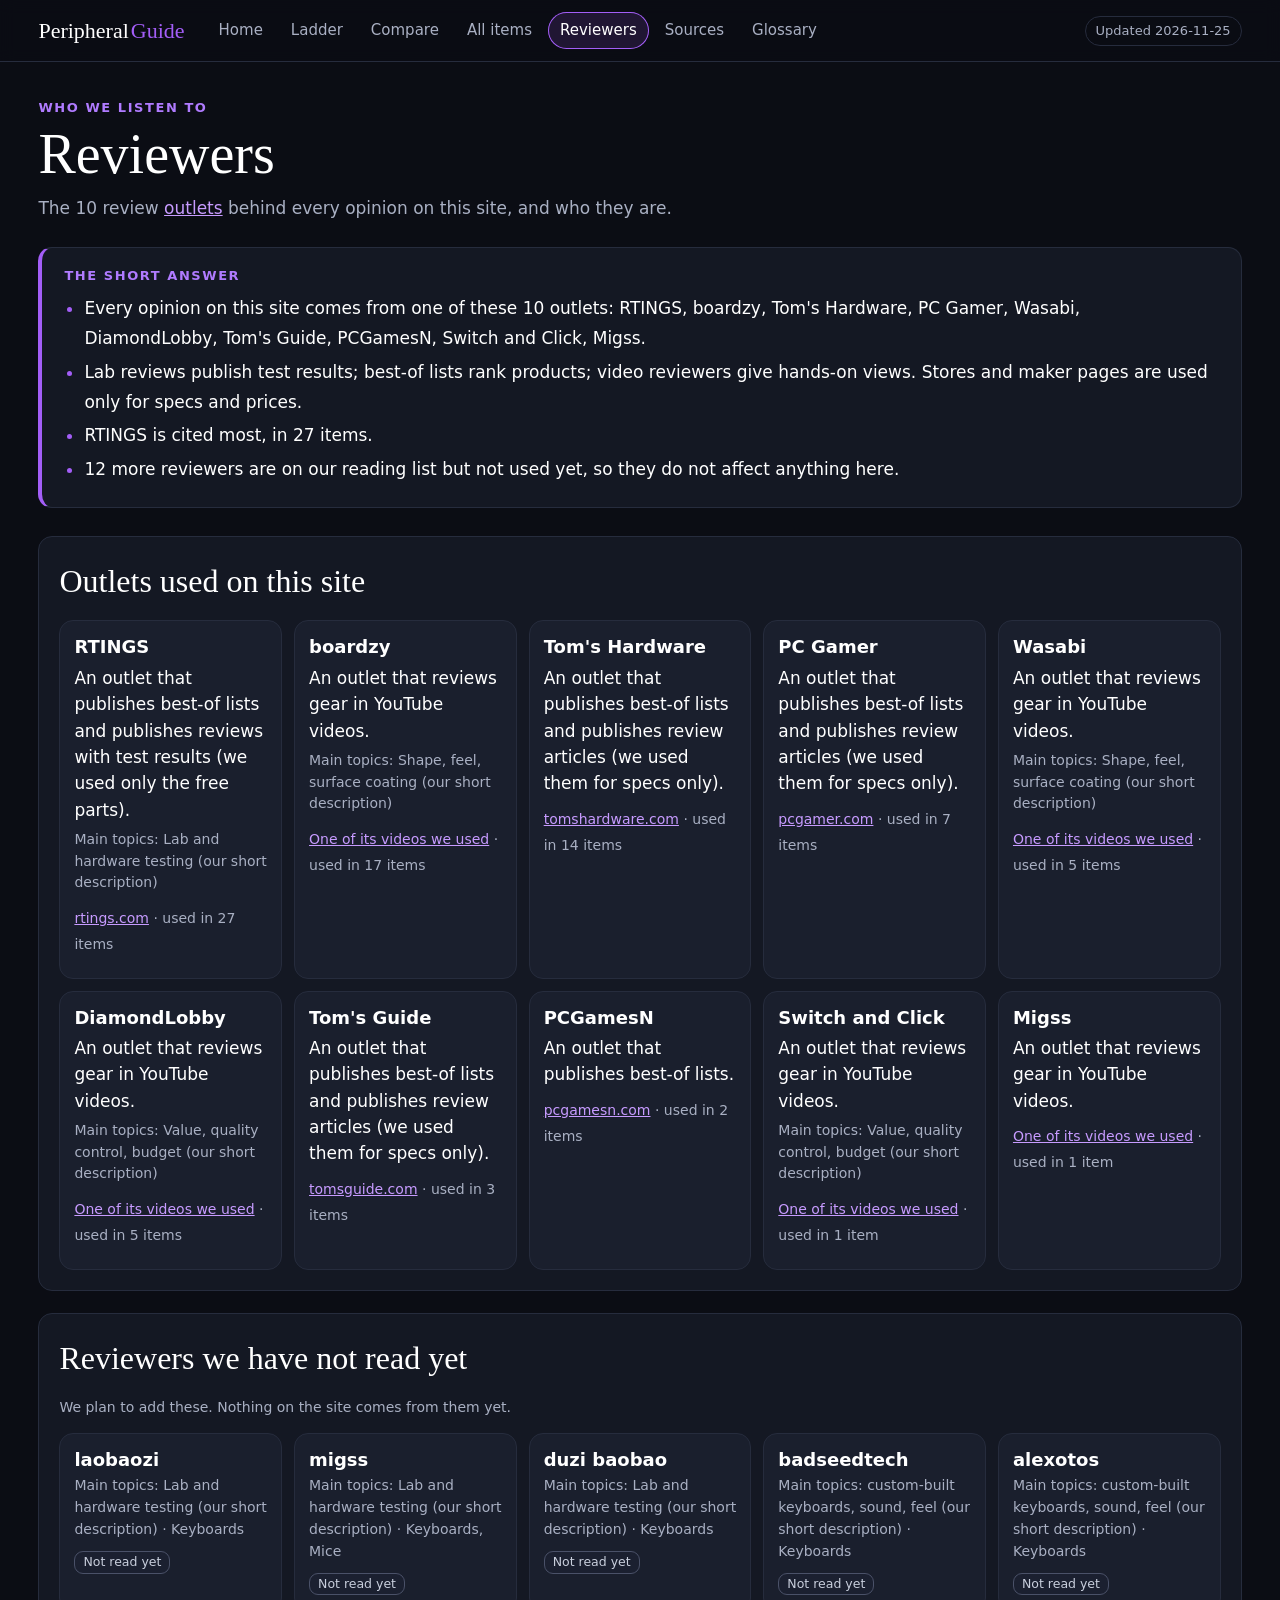
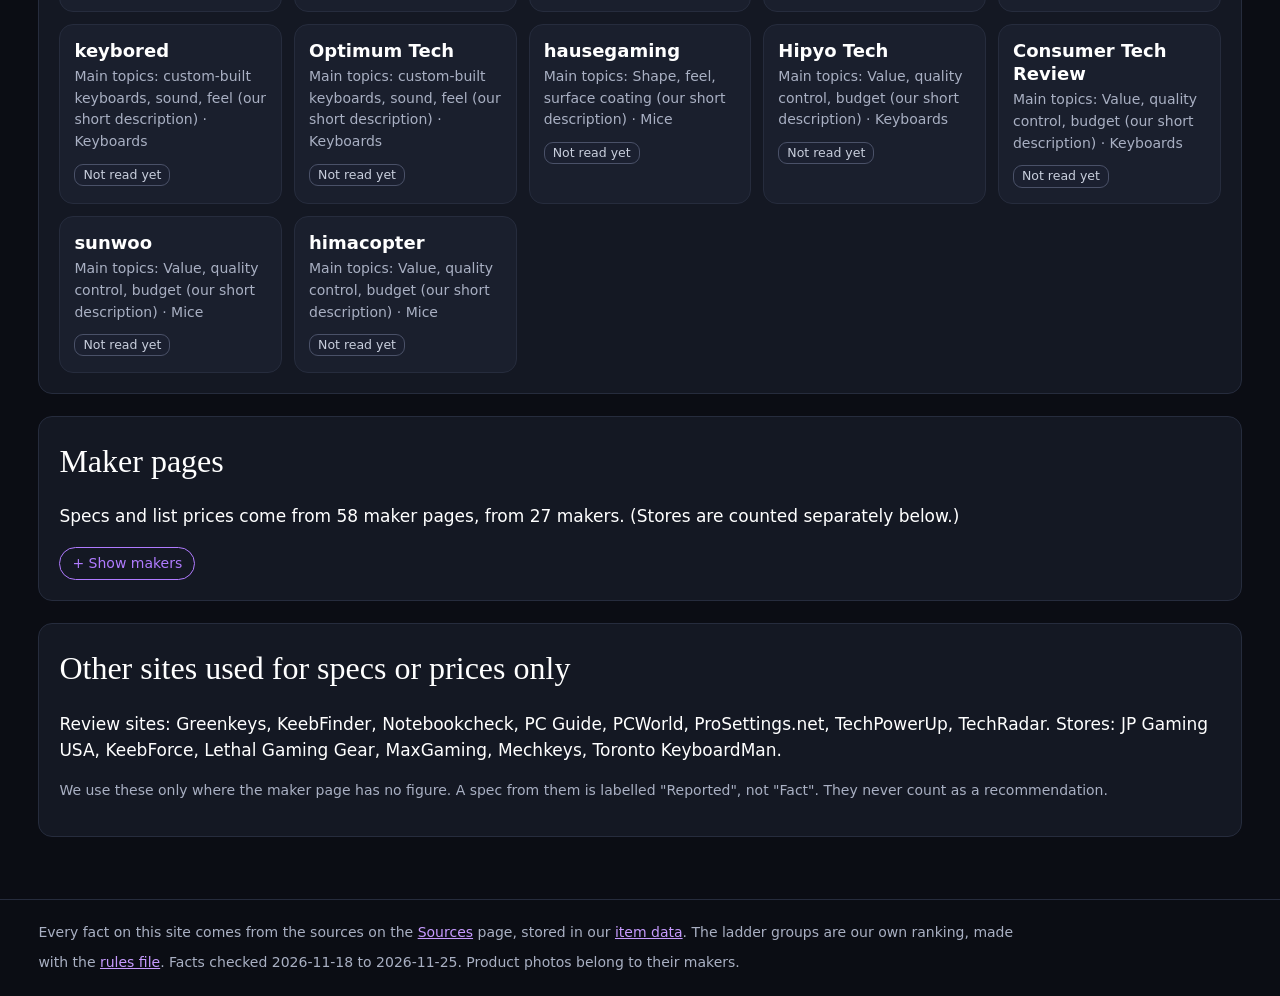
<file: reviewers.html>
<!doctype html>
<html lang="en"><head><meta charset="utf-8"><meta name="viewport" content="width=device-width,initial-scale=1">
<title>Reviewers · Peripheral Guide</title><meta name="description" content="The 10 review outlets behind every opinion on this site, and who they are.">
<link rel="stylesheet" href="assets/style.css"></head>
<body data-page="reviewers">
<header class="top"><div class="top-in"><a class="brand" href="index.html">Peripheral<span>Guide</span></a>
<button class="menu-btn" type="button" aria-expanded="false" aria-controls="mainnav">Menu</button><nav id="mainnav" aria-label="Main"><a href="index.html">Home</a><a href="ladder.html">Ladder</a><a href="compare.html">Compare</a><a href="items.html">All items</a><a href="reviewers.html" aria-current="page">Reviewers</a><a href="sources.html">Sources</a><a href="glossary.html">Glossary</a></nav><span class="updated">Updated 2026-11-25</span></div></header>
<main>
<div class="hero"><p class="label">Who we listen to</p><h1>Reviewers</h1><p class="help">The 10 review <a class="gl" href="glossary.html#outlet" title="Our word for one review site or reviewer, like RTINGS, PC Gamer or boardzy. When an outlet puts an item on its best-of list or in its top group, we say it &quot;recommends&quot; the item. Each outlet counts once, even if it recommends an item in two lists.">outlets</a> behind every opinion on this site, and who they are.</p></div>
<section class="answer" aria-label="Short answer"><h2>The short answer</h2><ul><li>Every opinion on this site comes from one of these 10 outlets: RTINGS, boardzy, Tom&#x27;s Hardware, PC Gamer, Wasabi, DiamondLobby, Tom&#x27;s Guide, PCGamesN, Switch and Click, Migss.</li><li>Lab reviews publish test results; best-of lists rank products; video reviewers give hands-on views. Stores and maker pages are used only for specs and prices.</li><li>RTINGS is cited most, in 27 items.</li><li>12 more reviewers are on our reading list but not used yet, so they do not affect anything here.</li></ul></section>

<section class="block"><h2>Outlets used on this site</h2><div class="rgrid"><div class="rcard"><h3>RTINGS</h3><p>An outlet that publishes best-of lists and publishes reviews with test results (we used only the free parts).</p><p class="meta">Main topics: Lab and hardware testing <span class="small">(our short description)</span></p><p class="meta"><a href="https://www.rtings.com" target="_blank" rel="noopener">rtings.com</a> · used in 27 items</p></div><div class="rcard"><h3>boardzy</h3><p>An outlet that reviews gear in YouTube videos.</p><p class="meta">Main topics: Shape, feel, surface coating <span class="small">(our short description)</span></p><p class="meta"><a href="https://www.youtube.com/watch?v=g56fX2fBdM8&amp;t=43s" target="_blank" rel="noopener">One of its videos we used</a> · used in 17 items</p></div><div class="rcard"><h3>Tom&#x27;s Hardware</h3><p>An outlet that publishes best-of lists and publishes review articles (we used them for specs only).</p><p class="meta"><a href="https://www.tomshardware.com" target="_blank" rel="noopener">tomshardware.com</a> · used in 14 items</p></div><div class="rcard"><h3>PC Gamer</h3><p>An outlet that publishes best-of lists and publishes review articles (we used them for specs only).</p><p class="meta"><a href="https://www.pcgamer.com" target="_blank" rel="noopener">pcgamer.com</a> · used in 7 items</p></div><div class="rcard"><h3>Wasabi</h3><p>An outlet that reviews gear in YouTube videos.</p><p class="meta">Main topics: Shape, feel, surface coating <span class="small">(our short description)</span></p><p class="meta"><a href="https://www.youtube.com/watch?v=278AkNidAv4&amp;t=609s" target="_blank" rel="noopener">One of its videos we used</a> · used in 5 items</p></div><div class="rcard"><h3>DiamondLobby</h3><p>An outlet that reviews gear in YouTube videos.</p><p class="meta">Main topics: Value, quality control, budget <span class="small">(our short description)</span></p><p class="meta"><a href="https://www.youtube.com/watch?v=xMnbkTuqlmg&amp;t=390s" target="_blank" rel="noopener">One of its videos we used</a> · used in 5 items</p></div><div class="rcard"><h3>Tom&#x27;s Guide</h3><p>An outlet that publishes best-of lists and publishes review articles (we used them for specs only).</p><p class="meta"><a href="https://www.tomsguide.com" target="_blank" rel="noopener">tomsguide.com</a> · used in 3 items</p></div><div class="rcard"><h3>PCGamesN</h3><p>An outlet that publishes best-of lists.</p><p class="meta"><a href="https://www.pcgamesn.com" target="_blank" rel="noopener">pcgamesn.com</a> · used in 2 items</p></div><div class="rcard"><h3>Switch and Click</h3><p>An outlet that reviews gear in YouTube videos.</p><p class="meta">Main topics: Value, quality control, budget <span class="small">(our short description)</span></p><p class="meta"><a href="https://www.youtube.com/watch?v=_L5BpSMCgr4&amp;t=716s" target="_blank" rel="noopener">One of its videos we used</a> · used in 1 item</p></div><div class="rcard"><h3>Migss</h3><p>An outlet that reviews gear in YouTube videos.</p><p class="meta"><a href="https://www.youtube.com/watch?v=qXqVgccLUY8&amp;t=1057s" target="_blank" rel="noopener">One of its videos we used</a> · used in 1 item</p></div></div></section><section class="block"><h2>Reviewers we have not read yet</h2><p class="small">We plan to add these. Nothing on the site comes from them yet.</p><div class="rgrid"><div class="rcard"><h3>laobaozi</h3><p class="meta">Main topics: Lab and hardware testing <span class="small">(our short description)</span> · Keyboards</p><span class="chip neutral">Not read yet</span></div><div class="rcard"><h3>migss</h3><p class="meta">Main topics: Lab and hardware testing <span class="small">(our short description)</span> · Keyboards, Mice</p><span class="chip neutral">Not read yet</span></div><div class="rcard"><h3>duzi baobao</h3><p class="meta">Main topics: Lab and hardware testing <span class="small">(our short description)</span> · Keyboards</p><span class="chip neutral">Not read yet</span></div><div class="rcard"><h3>badseedtech</h3><p class="meta">Main topics: custom-built keyboards, sound, feel <span class="small">(our short description)</span> · Keyboards</p><span class="chip neutral">Not read yet</span></div><div class="rcard"><h3>alexotos</h3><p class="meta">Main topics: custom-built keyboards, sound, feel <span class="small">(our short description)</span> · Keyboards</p><span class="chip neutral">Not read yet</span></div><div class="rcard"><h3>keybored</h3><p class="meta">Main topics: custom-built keyboards, sound, feel <span class="small">(our short description)</span> · Keyboards</p><span class="chip neutral">Not read yet</span></div><div class="rcard"><h3>Optimum Tech</h3><p class="meta">Main topics: custom-built keyboards, sound, feel <span class="small">(our short description)</span> · Keyboards</p><span class="chip neutral">Not read yet</span></div><div class="rcard"><h3>hausegaming</h3><p class="meta">Main topics: Shape, feel, surface coating <span class="small">(our short description)</span> · Mice</p><span class="chip neutral">Not read yet</span></div><div class="rcard"><h3>Hipyo Tech</h3><p class="meta">Main topics: Value, quality control, budget <span class="small">(our short description)</span> · Keyboards</p><span class="chip neutral">Not read yet</span></div><div class="rcard"><h3>Consumer Tech Review</h3><p class="meta">Main topics: Value, quality control, budget <span class="small">(our short description)</span> · Keyboards</p><span class="chip neutral">Not read yet</span></div><div class="rcard"><h3>sunwoo</h3><p class="meta">Main topics: Value, quality control, budget <span class="small">(our short description)</span> · Mice</p><span class="chip neutral">Not read yet</span></div><div class="rcard"><h3>himacopter</h3><p class="meta">Main topics: Value, quality control, budget <span class="small">(our short description)</span> · Mice</p><span class="chip neutral">Not read yet</span></div></div></section><section class="block"><h2>Maker pages</h2><p>Specs and list prices come from 58 maker pages, from 27 makers. (Stores are counted separately below.)</p><div class="srcbox"><button class="srcbtn" type="button" aria-expanded="false">+ Show makers</button><div class="srcbody"><p>ARTISAN, ARYE, ASUS ROG, ATK, BenQ ZOWIE US, Cooler Master, Corepad, Corsair, DrunkDeer, Ducky, ESPTiger, Endgame Gear, Finalmouse, G-Wolves, Keychron, LAMZU, Lemokey, Logitech, Logitech G, MonsGeek, Pulsar, Razer, SteelSeries, WLMOUSE, Wired In, Wooting, ZOWIE.</p><p class="small">Maker pages count as a source for specs and prices. They never count as a reviewer opinion.</p></div></div></section><section class="block"><h2>Other sites used for specs or prices only</h2><p>Review sites: Greenkeys, KeebFinder, Notebookcheck, PC Guide, PCWorld, ProSettings.net, TechPowerUp, TechRadar. Stores: JP Gaming USA, KeebForce, Lethal Gaming Gear, MaxGaming, Mechkeys, Toronto KeyboardMan.</p><p class="small">We use these only where the maker page has no figure. A spec from them is labelled "Reported", not "Fact". They never count as a recommendation.</p></section>
</main>
<footer><p>Every fact on this site comes from the sources on the <a href="sources.html">Sources</a> page, stored in our <a href="data/items.json">item data</a>. The ladder groups are our own ranking, made with the <a href="data/scoring.json">rules file</a>. Facts checked 2026-11-18 to 2026-11-25. Product photos belong to their makers.</p></footer>
<dialog id="detail" aria-label="Item details"><div class="dlg"><div class="dlg-bar"><button class="close" type="button" aria-label="Close">×</button></div><div id="detail-body"></div></div></dialog>
<script src="assets/data.js"></script><script src="assets/app.js"></script>
</body></html>
</file>
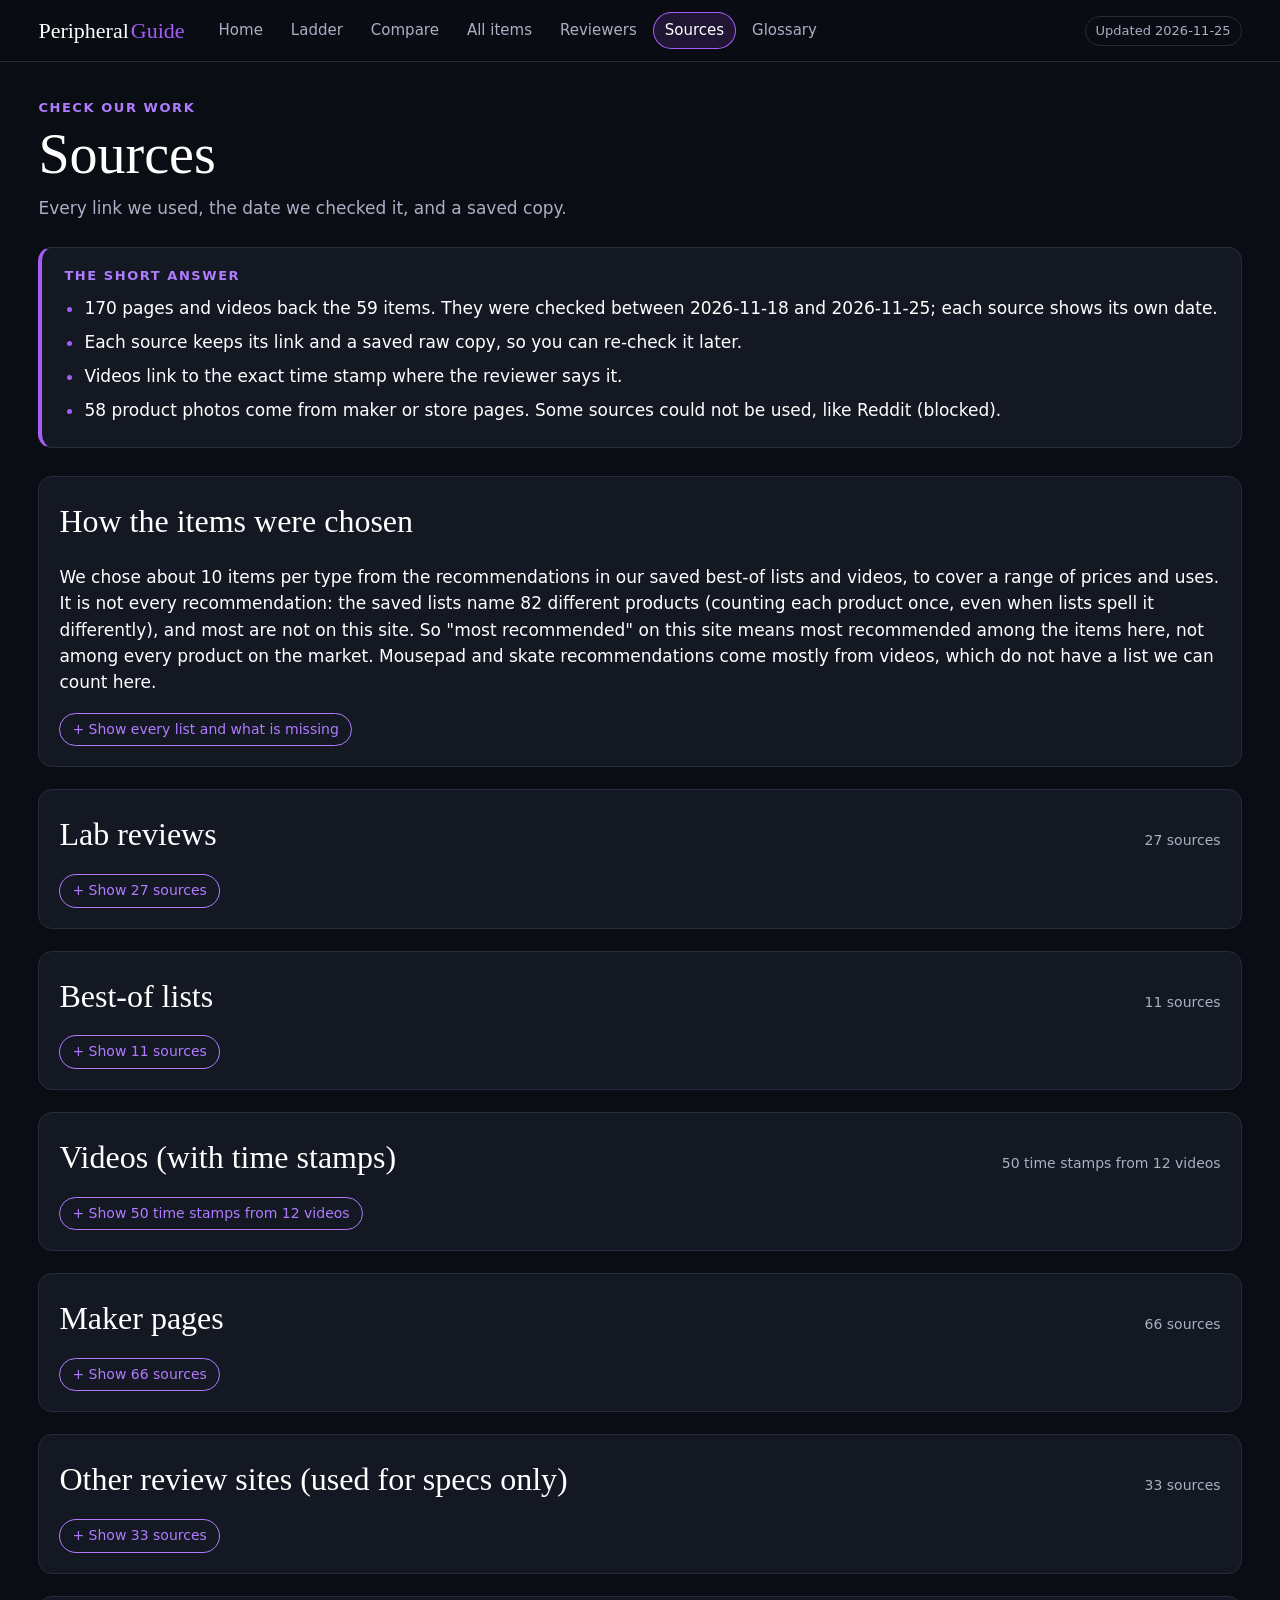
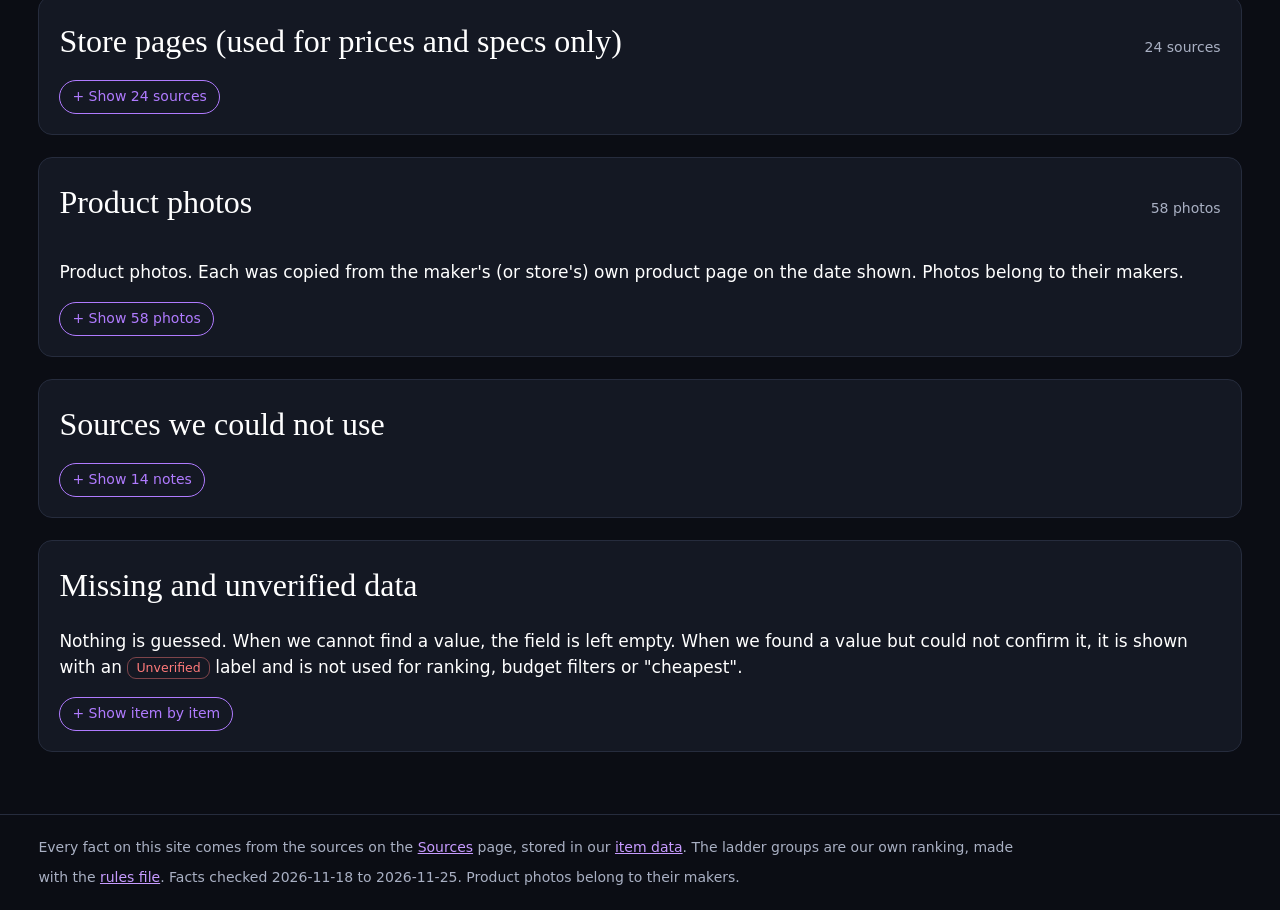
<file: sources.html>
<!doctype html>
<html lang="en"><head><meta charset="utf-8"><meta name="viewport" content="width=device-width,initial-scale=1">
<title>Sources · Peripheral Guide</title><meta name="description" content="Every link we used, the date we checked it, and a saved copy.">
<link rel="stylesheet" href="assets/style.css"></head>
<body data-page="sources">
<header class="top"><div class="top-in"><a class="brand" href="index.html">Peripheral<span>Guide</span></a>
<button class="menu-btn" type="button" aria-expanded="false" aria-controls="mainnav">Menu</button><nav id="mainnav" aria-label="Main"><a href="index.html">Home</a><a href="ladder.html">Ladder</a><a href="compare.html">Compare</a><a href="items.html">All items</a><a href="reviewers.html">Reviewers</a><a href="sources.html" aria-current="page">Sources</a><a href="glossary.html">Glossary</a></nav><span class="updated">Updated 2026-11-25</span></div></header>
<main>
<div class="hero"><p class="label">Check our work</p><h1>Sources</h1><p class="help">Every link we used, the date we checked it, and a saved copy.</p></div>
<section class="answer" aria-label="Short answer"><h2>The short answer</h2><ul><li>170 pages and videos back the 59 items. They were checked between 2026-11-18 and 2026-11-25; each source shows its own date.</li><li>Each source keeps its link and a saved raw copy, so you can re-check it later.</li><li>Videos link to the exact time stamp where the reviewer says it.</li><li>58 product photos come from maker or store pages. Some sources could not be used, like Reddit (blocked).</li></ul></section>

<section class="block" id="chosen"><h2>How the items were chosen</h2><p>We chose about 10 items per type from the recommendations in our saved best-of lists and videos, to cover a range of prices and uses. It is not every recommendation: the saved lists name 82 different products (counting each product once, even when lists spell it differently), and most are not on this site. So "most recommended" on this site means most recommended among the items here, not among every product on the market. Mousepad and skate recommendations come mostly from videos, which do not have a list we can count here.</p><div class="srcbox"><button class="srcbtn" type="button" aria-expanded="false">+ Show every list and what is missing</button><div class="srcbody"><ul class="plain srcs"><li class="srow"><span><a href="https://www.rtings.com/mouse/reviews/best/mouse" target="_blank" rel="noopener">RTINGS - The Best Mouse of 2026</a>: 2 of its 6 recommendations are on this site.</span><span class="small">Not on this site: Logitech MX Master 3S (Best Upper Mid-Range Mouse); Logitech M720 Triathlon (Best Budget Mouse); Logitech M240 (Best Cheap Mouse); Logitech G PRO X2 SUPERSTRIKE (Best Gaming Mouse).</span><span class="small">Check: 7 picks, same as the number of reviewed products on the page.</span><span class="small">Also on this site as an <a href="glossary.html#mention">alternative</a> (a "Notable Mention": named next to the main picks, not counted as a recommendation): Razer Viper V4 Pro.</span></li><li class="srow"><span><a href="https://www.rtings.com/mouse/reviews/best/by-usage/gaming" target="_blank" rel="noopener">RTINGS - The Best Gaming Mouse</a>: 5 of its 6 recommendations are on this site.</span><span class="small">Not on this site: MCHOSE L7 Ultra (Best Mid-Range Gaming Mouse).</span><span class="small">Check: 11 picks, same as the number of reviewed products on the page.</span><span class="small">Also on this site as an <a href="glossary.html#mention">alternative</a> (a "Notable Mention": named next to the main picks, not counted as a recommendation): Logitech G PRO X SUPERLIGHT 2, Razer DeathAdder V4 Pro, Razer Viper V3 Pro.</span></li><li class="srow"><span><a href="https://www.rtings.com/keyboard/reviews/best/keyboard" target="_blank" rel="noopener">RTINGS - The Best Keyboards</a>: 5 of its 5 recommendations are on this site.</span><span class="small">Check: 8 picks, same as the number of reviewed products on the page.</span><span class="small">Also on this site as an <a href="glossary.html#mention">alternative</a> (a "Notable Mention": named next to the main picks, not counted as a recommendation): Lemokey P1 HE.</span></li><li class="srow"><span><a href="https://www.rtings.com/keyboard/reviews/best/by-usage/gaming" target="_blank" rel="noopener">RTINGS - The Best Gaming Keyboards</a>: 4 of its 6 recommendations are on this site.</span><span class="small">Not on this site: SteelSeries Apex 3 TKL (Best Cheap Gaming Keyboard); NuPhy WH80 (Best Wireless Gaming Keyboard).</span><span class="small">Check: 10 picks, same as the number of reviewed products on the page.</span></li><li class="srow"><span><a href="https://www.tomshardware.com/best-picks/best-gaming-mouse" target="_blank" rel="noopener">Tom&#x27;s Hardware - Best Gaming Mouse 2026</a>: 4 of its 9 recommendations are on this site.</span><span class="small">Not on this site: Razer Basilisk V3 Pro 35K (#1); Redragon M686 Vampire Elite (#4); Logitech G Pro Wireless (#6); Razer Cobra Pro (#7); Razer Naga V2 Pro (#9).</span><span class="small">Check: 9 picks, same as the page&#x27;s contents box.</span></li><li class="srow"><span><a href="https://www.pcgamer.com/the-best-gaming-mouse/" target="_blank" rel="noopener">PC Gamer - Best gaming mouse 2026</a>: 2 of its 9 recommendations are on this site.</span><span class="small">Not on this site: Glorious Model O Eternal (#2); Mchose G3 V2 Pro (#3); Corsair Sabre V2 Pro (#5); Corsair Scimitar Elite Wireless SE (#6); Logitech G Pro 2 Lightspeed (#7); Keychron M5 (#8); SteelSeries Rival Pro (#9).</span><span class="small">Check: 9 picks, same as the page&#x27;s contents box.</span></li><li class="srow"><span><a href="https://www.tomshardware.com/peripherals/gaming-keyboards/best-gaming-keyboards" target="_blank" rel="noopener">Tom&#x27;s Hardware - Best Gaming Keyboards 2026</a>: 1 of its 7 recommendations is on this site.</span><span class="small">Not on this site: Razer BlackWidow V4 Pro (#2); Turtle Beach Vulcan II TKL (#3); SteelSeries Apex Pro Mini (#4); Keychron V5 Ultra 8K (#5); Corsair Galleon 100 SD (#6); Keychron Q1 HE (#7).</span><span class="small">Check: 7 picks, same as the page&#x27;s contents box.</span></li><li class="srow"><span><a href="https://www.pcgamer.com/best-mechanical-keyboard/" target="_blank" rel="noopener">PC Gamer - Best mechanical keyboards 2026</a>: 2 of its 10 recommendations are on this site.</span><span class="small">Not on this site: Gamakay x NaughShark NS68 (#2); Das Keyboard 6 Professional (#3); Keychron Q3 Max (#4); Be Quiet! Light Mount (#5); Kinesis Freestyle Edge RGB (#6); Keychron K2 HE (#8); Keychron K2 (Version 2) (#9); NuPhy Air60 HE (#10).</span><span class="small">Check: 10 picks, same as the page&#x27;s contents box.</span></li><li class="srow"><span><a href="https://www.tomsguide.com/best-picks/best-mechanical-keyboards" target="_blank" rel="noopener">Tom&#x27;s Guide - Best mechanical keyboards 2026</a>: 1 of its 9 recommendations is on this site.</span><span class="small">Not on this site: Keychron V6 Ultra 8K HE (#1); Lemokey X1 (#2); Keychron V1 8K (#3); Epomaker RT100 Pro (#4); NuPhy Node75 (#5); Epomaker Glyph (#7); Wobkey Rainy 75 Pro (#8); Epomaker Split65 (#9).</span><span class="small">Check: 9 picks; the page&#x27;s contents box shows only the first 5 before &#x27;Show more&#x27;, and they match.</span></li><li class="srow"><span><a href="https://www.tomshardware.com/best-picks/best-rgb-mouse-pads-gaming-pc" target="_blank" rel="noopener">Tom&#x27;s Hardware - Best Mouse Pads 2026</a>: 5 of its 8 recommendations are on this site.</span><span class="small">Not on this site: Razer Strider Chroma (#3); Razer HyperFlux V2 (#7); HyperX Wrist Rest (#8).</span><span class="small">Check: 8 picks, same as the page&#x27;s contents box.</span></li><li class="srow"><span><a href="https://www.pcgamesn.com/best-gaming-mouse-pad" target="_blank" rel="noopener">PCGamesN - Best gaming mouse pad</a>: 2 of its 8 recommendations are on this site.</span><span class="small">Not on this site: SteelSeries QcK (#1); Amazon Basics Gaming Mouse Pad (#2); SteelSeries QcK Performance (#3); Logitech G440 (#5); SteelSeries QcK Prism (#6); HyperX Wrist Rest (#8).</span><span class="small">Check: 8 picks, same as the page&#x27;s contents box.</span></li></ul><p class="small">Made by <code>tools/picks_in_lists.py</code> from the saved pages.</p></div></div></section><section class="block"><div class="block-head"><h2>Lab reviews</h2><span class="small">27 sources</span></div><div class="srcbox"><button class="srcbtn" type="button" aria-expanded="false">+ Show 27 sources</button><div class="srcbody"><ul class="plain srcs"><li class="srow"><a href="https://www.rtings.com/keyboard/reviews/asus/rog-strix-scope-ii-96-wireless" rel="noopener" target="_blank">RTINGS review - ASUS ROG Strix Scope II 96 Wireless (free sections)</a><span class="small">Checked 2026-11-18 · Published 2023-11-22</span><span class="small">Raw copy: <a href="raw/rtings_kb_asus-rog-strix-scope-ii-96-wireless.txt">rtings_kb_asus-rog-strix-scope-ii-96-wireless.txt</a></span><span class="small">Used for: <a href="#" data-open="asus-rog-strix-scope-ii-96-wireless">ASUS ROG Strix Scope II 96 Wireless</a></span></li><li class="srow"><a href="https://www.rtings.com/keyboard/reviews/corsair/k70-core" rel="noopener" target="_blank">RTINGS review - Corsair K70 CORE (free sections)</a><span class="small">Checked 2026-11-18 · Published 2024-02-14</span><span class="small">Raw copy: <a href="raw/rtings_kb_corsair-k70-core.txt">rtings_kb_corsair-k70-core.txt</a></span><span class="small">Used for: <a href="#" data-open="corsair-k70-core">Corsair K70 CORE</a></span></li><li class="srow"><a href="https://www.rtings.com/mouse/reviews/corsair/katar-pro-xt" rel="noopener" target="_blank">RTINGS review - Corsair KATAR PRO XT (free sections)</a><span class="small">Checked 2026-11-18 · Published 2021-03-26</span><span class="small">Raw copy: <a href="raw/rtings_corsair-katar-pro-xt.txt">rtings_corsair-katar-pro-xt.txt</a></span><span class="small">Used for: <a href="#" data-open="corsair-katar-pro-xt">Corsair KATAR PRO XT</a></span></li><li class="srow"><a href="https://www.rtings.com/keyboard/reviews/drunkdeer/a75" rel="noopener" target="_blank">RTINGS review - DrunkDeer A75 (free sections)</a><span class="small">Checked 2026-11-21 · Published 2023-08-09</span><span class="small">Raw copy: <a href="raw/rtings_kb_drunkdeer-a75.txt">rtings_kb_drunkdeer-a75.txt</a></span><span class="small">Used for: <a href="#" data-open="drunkdeer-a75">DrunkDeer A75</a></span></li><li class="srow"><a href="https://www.rtings.com/keyboard/reviews/ducky/ok-m" rel="noopener" target="_blank">RTINGS review - Ducky OK-M (free sections)</a><span class="small">Checked 2026-11-18 · Published 2026-05-13</span><span class="small">Raw copy: <a href="raw/rtings_kb_ducky-ok-m.txt">rtings_kb_ducky-ok-m.txt</a></span><span class="small">Used for: <a href="#" data-open="ducky-ok-m">Ducky OK‑M</a></span></li><li class="srow"><a href="https://www.rtings.com/mouse/reviews/endgame-gear/op1-8k-v2" rel="noopener" target="_blank">RTINGS review - Endgame Gear OP1 8k v2 (free sections)</a><span class="small">Checked 2026-11-21 · Published 2025-10-24</span><span class="small">Raw copy: <a href="raw/rtings_endgame-gear-op1-8k-v2.txt">rtings_endgame-gear-op1-8k-v2.txt</a></span><span class="small">Used for: <a href="#" data-open="endgame-gear-op1-8k-v2">Endgame Gear OP1 8k v2</a></span></li><li class="srow"><a href="https://www.rtings.com/mouse/reviews/finalmouse/starlight-x" rel="noopener" target="_blank">RTINGS review - Finalmouse Starlight X (free sections)</a><span class="small">Checked 2026-11-21 · Published 2026-10-22</span><span class="small">Raw copy: <a href="raw/rtings_finalmouse-starlight-x.txt">rtings_finalmouse-starlight-x.txt</a></span><span class="small">Used for: <a href="#" data-open="finalmouse-starlight-x">Finalmouse Starlight X (SLX)</a></span></li><li class="srow"><a href="https://www.rtings.com/mouse/reviews/g-wolves/fenris-max-wireless" rel="noopener" target="_blank">RTINGS review - G-Wolves Fenrir Max (free sections)</a><span class="small">Checked 2026-11-21 · Published 2025-11-10</span><span class="small">Raw copy: <a href="raw/rtings_g-wolves-fenrir-max.txt">rtings_g-wolves-fenrir-max.txt</a></span><span class="small">Used for: <a href="#" data-open="g-wolves-fenrir-max">G‑Wolves Fenrir Max</a></span></li><li class="srow"><a href="https://www.rtings.com/keyboard/reviews/keychron/k2-k4-k8-k10-etc-ultra-8k" rel="noopener" target="_blank">RTINGS review - Keychron K2 Ultra 8K (free sections)</a><span class="small">Checked 2026-11-18 · Published 2026-10-16</span><span class="small">Raw copy: <a href="raw/rtings_kb_keychron-k2-k4-k8-k10-etc-ultra-8k.txt">rtings_kb_keychron-k2-k4-k8-k10-etc-ultra-8k.txt</a></span><span class="small">Used for: <a href="#" data-open="keychron-k2-ultra-8k">Keychron K2 Ultra 8K</a></span></li><li class="srow"><a href="https://www.rtings.com/keyboard/reviews/keychron/q6-q1-q3-etc-ultra-8k" rel="noopener" target="_blank">RTINGS review - Keychron Q6 Ultra 8K (free sections)</a><span class="small">Checked 2026-11-18 · Published 2026-04-16</span><span class="small">Raw copy: <a href="raw/rtings_kb_keychron-q6-q1-q3-etc-ultra-8k.txt">rtings_kb_keychron-q6-q1-q3-etc-ultra-8k.txt</a></span><span class="small">Used for: <a href="#" data-open="keychron-q6-ultra-8k">Keychron Q6 Ultra 8K</a></span></li><li class="srow"><a href="https://www.rtings.com/mouse/reviews/lamzu/thorn-v2" rel="noopener" target="_blank">RTINGS review - LAMZU THORN V2 (free sections)</a><span class="small">Checked 2026-11-21 · Published 2026-10-09</span><span class="small">Raw copy: <a href="raw/rtings_lamzu-thorn-v2.txt">rtings_lamzu-thorn-v2.txt</a></span><span class="small">Used for: <a href="#" data-open="lamzu-thorn-v2">LAMZU THORN V2</a></span></li><li class="srow"><a href="https://www.rtings.com/keyboard/reviews/lemokey/p1-he" rel="noopener" target="_blank">RTINGS review - Lemokey P1 HE (free sections)</a><span class="small">Checked 2026-11-18</span><span class="small">Raw copy: <a href="raw/rtings_kb_lemokey-p1-he.txt">rtings_kb_lemokey-p1-he.txt</a></span><span class="small">Used for: <a href="#" data-open="lemokey-p1-he">Lemokey P1 HE</a></span></li><li class="srow"><a href="https://www.rtings.com/mouse/reviews/logitech/g-pro-x-superlight-2" rel="noopener" target="_blank">RTINGS review - Logitech G PRO X SUPERLIGHT 2 (free sections)</a><span class="small">Checked 2026-11-18 · Published 2023-10-06</span><span class="small">Raw copy: <a href="raw/rtings_logitech-g-pro-x-superlight-2.txt">rtings_logitech-g-pro-x-superlight-2.txt</a></span><span class="small">Used for: <a href="#" data-open="logitech-g-pro-x-superlight-2">Logitech G PRO X SUPERLIGHT 2</a></span></li><li class="srow"><a href="https://www.rtings.com/mouse/reviews/logitech/g-pro-x3-superstrike" rel="noopener" target="_blank">RTINGS review - Logitech G PRO X3 SUPERSTRIKE (free sections)</a><span class="small">Checked 2026-11-18 · Published 2026-10-23</span><span class="small">Raw copy: <a href="raw/rtings_logitech-g-pro-x3-superstrike.txt">rtings_logitech-g-pro-x3-superstrike.txt</a></span><span class="small">Used for: <a href="#" data-open="logitech-g-pro-x3-superstrike">Logitech G PRO X3 SUPERSTRIKE</a></span></li><li class="srow"><a href="https://www.rtings.com/mouse/reviews/logitech/g305-lightspeed" rel="noopener" target="_blank">RTINGS review - Logitech G305 LIGHTSPEED (free sections)</a><span class="small">Checked 2026-11-18</span><span class="small">Raw copy: <a href="raw/rtings_logitech-g305-lightspeed.txt">rtings_logitech-g305-lightspeed.txt</a></span><span class="small">Used for: <a href="#" data-open="logitech-g305-lightspeed">Logitech G305 LIGHTSPEED</a></span></li><li class="srow"><a href="https://www.rtings.com/mouse/reviews/logitech/g502-x-plus" rel="noopener" target="_blank">RTINGS review - Logitech G502 X PLUS (free sections)</a><span class="small">Checked 2026-11-18 · Published 2022-10-25</span><span class="small">Raw copy: <a href="raw/rtings_logitech-g502-x-plus.txt">rtings_logitech-g502-x-plus.txt</a></span><span class="small">Used for: <a href="#" data-open="logitech-g502-x-plus">Logitech G502 X PLUS</a></span></li><li class="srow"><a href="https://www.rtings.com/keyboard/reviews/logitech/mx-keys-s" rel="noopener" target="_blank">RTINGS review - Logitech MX Keys S (free sections)</a><span class="small">Checked 2026-11-18 · Published 2023-07-05</span><span class="small">Raw copy: <a href="raw/rtings_kb_logitech-mx-keys-s.txt">rtings_kb_logitech-mx-keys-s.txt</a></span><span class="small">Used for: <a href="#" data-open="logitech-mx-keys-s">Logitech MX Keys S</a></span></li><li class="srow"><a href="https://www.rtings.com/mouse/reviews/logitech/mx-master-4" rel="noopener" target="_blank">RTINGS review - Logitech MX Master 4 (free sections)</a><span class="small">Checked 2026-11-18 · Published 2025-10-29</span><span class="small">Raw copy: <a href="raw/rtings_logitech-mx-master-4.txt">rtings_logitech-mx-master-4.txt</a></span><span class="small">Used for: <a href="#" data-open="logitech-mx-master-4">Logitech MX Master 4</a></span></li><li class="srow"><a href="https://www.rtings.com/keyboard/reviews/monsgeek/fun60-ultra" rel="noopener" target="_blank">RTINGS review - MonsGeek FUN60 Ultra (free sections)</a><span class="small">Checked 2026-11-18 · Published 2025-06-04</span><span class="small">Raw copy: <a href="raw/rtings_kb_monsgeek-fun60-ultra.txt">rtings_kb_monsgeek-fun60-ultra.txt</a></span><span class="small">Used for: <a href="#" data-open="monsgeek-fun60-ultra">MonsGeek FUN60 Ultra</a></span></li><li class="srow"><a href="https://www.rtings.com/mouse/reviews/pulsar/x2-crazylight" rel="noopener" target="_blank">RTINGS review - Pulsar X2 CrazyLight (free sections)</a><span class="small">Checked 2026-11-21 · Published 2025-09-02</span><span class="small">Raw copy: <a href="raw/rtings_pulsar-x2-crazylight.txt">rtings_pulsar-x2-crazylight.txt</a></span><span class="small">Used for: <a href="#" data-open="pulsar-x2-crazylight">Pulsar X2 CrazyLight (Medium)</a></span></li><li class="srow"><a href="https://www.rtings.com/mouse/reviews/razer/basilisk-v3" rel="noopener" target="_blank">RTINGS review - Razer Basilisk V3 (free sections)</a><span class="small">Checked 2026-11-18 · Published 2021-10-05</span><span class="small">Raw copy: <a href="raw/rtings_razer-basilisk-v3.txt">rtings_razer-basilisk-v3.txt</a></span><span class="small">Used for: <a href="#" data-open="razer-basilisk-v3">Razer Basilisk V3</a></span></li><li class="srow"><a href="https://www.rtings.com/mouse/reviews/razer/deathadder-v4-pro" rel="noopener" target="_blank">RTINGS review - Razer DeathAdder V4 Pro (free sections)</a><span class="small">Checked 2026-11-18 · Published 2025-08-25</span><span class="small">Raw copy: <a href="raw/rtings_razer-deathadder-v4-pro.txt">rtings_razer-deathadder-v4-pro.txt</a></span><span class="small">Used for: <a href="#" data-open="razer-deathadder-v4-pro">Razer DeathAdder V4 Pro</a></span></li><li class="srow"><a href="https://www.rtings.com/mouse/reviews/razer/viper-v3-pro" rel="noopener" target="_blank">RTINGS review - Razer Viper V3 Pro (free sections)</a><span class="small">Checked 2026-11-21 · Published 2024-05-21</span><span class="small">Raw copy: <a href="raw/rtings_razer-viper-v3-pro.txt">rtings_razer-viper-v3-pro.txt</a></span><span class="small">Used for: <a href="#" data-open="razer-viper-v3-pro">Razer Viper V3 Pro</a></span></li><li class="srow"><a href="https://www.rtings.com/mouse/reviews/razer/viper-v4-pro" rel="noopener" target="_blank">RTINGS review - Razer Viper V4 Pro (free sections)</a><span class="small">Checked 2026-11-18 · Published 2026-04-24</span><span class="small">Raw copy: <a href="raw/rtings_razer-viper-v4-pro.txt">rtings_razer-viper-v4-pro.txt</a></span><span class="small">Used for: <a href="#" data-open="razer-viper-v4-pro">Razer Viper V4 Pro</a></span></li><li class="srow"><a href="https://www.rtings.com/mouse/reviews/vxe/r1-pro" rel="noopener" target="_blank">RTINGS review - VXE R1 Pro (free sections)</a><span class="small">Checked 2026-11-18 · Published 2025-07-18</span><span class="small">Raw copy: <a href="raw/rtings_vxe-r1-pro.txt">rtings_vxe-r1-pro.txt</a></span><span class="small">Used for: <a href="#" data-open="vxe-r1-pro">VXE R1 Pro (Dragonfly R1 Pro)</a></span></li><li class="srow"><a href="https://www.rtings.com/mouse/reviews/wlmouse/huan" rel="noopener" target="_blank">RTINGS review - WLmouse HUAN (free sections)</a><span class="small">Checked 2026-11-21 · Published 2026-05-05</span><span class="small">Raw copy: <a href="raw/rtings_wlmouse-huan.txt">rtings_wlmouse-huan.txt</a></span><span class="small">Used for: <a href="#" data-open="wlmouse-huan">WLmouse HUAN</a></span></li><li class="srow"><a href="https://www.rtings.com/keyboard/reviews/wooting/80he" rel="noopener" target="_blank">RTINGS review - Wooting 80HE (free sections)</a><span class="small">Checked 2026-11-18 · Published 2024-12-13</span><span class="small">Raw copy: <a href="raw/rtings_kb_wooting-80he.txt">rtings_kb_wooting-80he.txt</a></span><span class="small">Used for: <a href="#" data-open="wooting-80he">Wooting 80HE</a></span></li></ul></div></div></section><section class="block"><div class="block-head"><h2>Best-of lists</h2><span class="small">11 sources</span></div><div class="srcbox"><button class="srcbtn" type="button" aria-expanded="false">+ Show 11 sources</button><div class="srcbody"><ul class="plain srcs"><li class="srow"><a href="https://www.pcgamer.com/the-best-gaming-mouse/" rel="noopener" target="_blank">PC Gamer - Best gaming mouse 2026</a><span class="small">Checked 2026-11-18 · Published 2026-10-29</span><span class="small">Raw copy: <a href="raw/pcgamer_best-gaming-mouse.txt">pcgamer_best-gaming-mouse.txt</a></span><span class="small">Used for: <a href="#" data-open="razer-viper-v4-pro">Razer Viper V4 Pro</a>, <a href="#" data-open="logitech-g-pro-x3-superstrike">Logitech G PRO X3 SUPERSTRIKE</a></span></li><li class="srow"><a href="https://www.pcgamer.com/best-mechanical-keyboard/" rel="noopener" target="_blank">PC Gamer - Best mechanical keyboards 2026</a><span class="small">Checked 2026-11-18 · Published 2026-01-16</span><span class="small">Raw copy: <a href="raw/pcgamer_best-mechanical-keyboard.txt">pcgamer_best-mechanical-keyboard.txt</a></span><span class="small">Used for: <a href="#" data-open="wooting-80he">Wooting 80HE</a>, <a href="#" data-open="asus-rog-strix-scope-ii-96-wireless">ASUS ROG Strix Scope II 96 Wireless</a></span></li><li class="srow"><a href="https://www.pcgamesn.com/best-gaming-mouse-pad" rel="noopener" target="_blank">PCGamesN - Best gaming mouse pad</a><span class="small">Checked 2026-11-18 · Published 2025-10-22</span><span class="small">Raw copy: <a href="raw/pcgamesn_best-gaming-mouse-pad.txt">pcgamesn_best-gaming-mouse-pad.txt</a></span><span class="small">Used for: <a href="#" data-open="razer-firefly-v2-pro">Razer Firefly V2 Pro</a>, <a href="#" data-open="logitech-powerplay-2">Logitech G POWERPLAY 2</a></span></li><li class="srow"><a href="https://www.rtings.com/keyboard/reviews/best/by-usage/gaming" rel="noopener" target="_blank">RTINGS - The Best Gaming Keyboards</a><span class="small">Checked 2026-11-18 · Published 2026-10-19</span><span class="small">Raw copy: <a href="raw/rtings_best-gaming-keyboard.txt">rtings_best-gaming-keyboard.txt</a></span><span class="small">Used for: <a href="#" data-open="wooting-80he">Wooting 80HE</a>, <a href="#" data-open="keychron-k2-ultra-8k">Keychron K2 Ultra 8K</a>, <a href="#" data-open="corsair-k70-core">Corsair K70 CORE</a>, <a href="#" data-open="monsgeek-fun60-ultra">MonsGeek FUN60 Ultra</a></span></li><li class="srow"><a href="https://www.rtings.com/mouse/reviews/best/by-usage/gaming" rel="noopener" target="_blank">RTINGS - The Best Gaming Mouse</a><span class="small">Checked 2026-11-18 · Published 2026-11-13</span><span class="small">Raw copy: <a href="raw/rtings_best-gaming-mouse.txt">rtings_best-gaming-mouse.txt</a></span><span class="small">Used for: <a href="#" data-open="razer-viper-v4-pro">Razer Viper V4 Pro</a>, <a href="#" data-open="logitech-g-pro-x3-superstrike">Logitech G PRO X3 SUPERSTRIKE</a>, <a href="#" data-open="razer-deathadder-v4-pro">Razer DeathAdder V4 Pro</a>, <a href="#" data-open="logitech-g-pro-x-superlight-2">Logitech G PRO X SUPERLIGHT 2</a>, <a href="#" data-open="logitech-g502-x-plus">Logitech G502 X PLUS</a>, <a href="#" data-open="razer-basilisk-v3">Razer Basilisk V3</a>, <a href="#" data-open="logitech-g305-lightspeed">Logitech G305 LIGHTSPEED</a>, <a href="#" data-open="razer-viper-v3-pro">Razer Viper V3 Pro</a></span></li><li class="srow"><a href="https://www.rtings.com/keyboard/reviews/best/keyboard" rel="noopener" target="_blank">RTINGS - The Best Keyboards</a><span class="small">Checked 2026-11-18 · Published 2026-11-04</span><span class="small">Raw copy: <a href="raw/rtings_best-keyboard.txt">rtings_best-keyboard.txt</a></span><span class="small">Used for: <a href="#" data-open="wooting-80he">Wooting 80HE</a>, <a href="#" data-open="keychron-k2-ultra-8k">Keychron K2 Ultra 8K</a>, <a href="#" data-open="keychron-q6-ultra-8k">Keychron Q6 Ultra 8K</a>, <a href="#" data-open="lemokey-p1-he">Lemokey P1 HE</a>, <a href="#" data-open="logitech-mx-keys-s">Logitech MX Keys S</a>, <a href="#" data-open="ducky-ok-m">Ducky OK‑M</a></span></li><li class="srow"><a href="https://www.rtings.com/mouse/reviews/best/mouse" rel="noopener" target="_blank">RTINGS - The Best Mouse of 2026</a><span class="small">Checked 2026-11-18 · Published 2026-10-05</span><span class="small">Raw copy: <a href="raw/rtings_best-mouse.txt">rtings_best-mouse.txt</a></span><span class="small">Used for: <a href="#" data-open="razer-viper-v4-pro">Razer Viper V4 Pro</a>, <a href="#" data-open="razer-basilisk-v3">Razer Basilisk V3</a>, <a href="#" data-open="logitech-mx-master-4">Logitech MX Master 4</a></span></li><li class="srow"><a href="https://www.tomsguide.com/best-picks/best-mechanical-keyboards" rel="noopener" target="_blank">Tom&#x27;s Guide - Best mechanical keyboards 2026</a><span class="small">Checked 2026-11-18 · Published 2026-11-16</span><span class="small">Raw copy: <a href="raw/tomsguide_best-mechanical-keyboards.txt">tomsguide_best-mechanical-keyboards.txt</a></span><span class="small">Used for: <a href="#" data-open="keychron-v1-ultra-8k">Keychron V1 Ultra 8K</a></span></li><li class="srow"><a href="https://www.tomshardware.com/peripherals/gaming-keyboards/best-gaming-keyboards" rel="noopener" target="_blank">Tom&#x27;s Hardware - Best Gaming Keyboards 2026</a><span class="small">Checked 2026-11-18 · Published 2026-10-06</span><span class="small">Raw copy: <a href="raw/tomshardware_best-gaming-keyboards.txt">tomshardware_best-gaming-keyboards.txt</a></span><span class="small">Used for: <a href="#" data-open="asus-rog-strix-scope-ii-96-wireless">ASUS ROG Strix Scope II 96 Wireless</a></span></li><li class="srow"><a href="https://www.tomshardware.com/best-picks/best-gaming-mouse" rel="noopener" target="_blank">Tom&#x27;s Hardware - Best Gaming Mouse 2026</a><span class="small">Checked 2026-11-18 · Published 2026-10-08</span><span class="small">Raw copy: <a href="raw/tomshardware_best-gaming-mouse.txt">tomshardware_best-gaming-mouse.txt</a></span><span class="small">Used for: <a href="#" data-open="razer-deathadder-v4-pro">Razer DeathAdder V4 Pro</a>, <a href="#" data-open="logitech-g-pro-x-superlight-2">Logitech G PRO X SUPERLIGHT 2</a>, <a href="#" data-open="logitech-g502-x-plus">Logitech G502 X PLUS</a>, <a href="#" data-open="corsair-katar-pro-xt">Corsair KATAR PRO XT</a></span></li><li class="srow"><a href="https://www.tomshardware.com/best-picks/best-rgb-mouse-pads-gaming-pc" rel="noopener" target="_blank">Tom&#x27;s Hardware - Best Mouse Pads 2026</a><span class="small">Checked 2026-11-18 · Published 2026-11-18</span><span class="small">Raw copy: <a href="raw/tomshardware_best-mouse-pads.txt">tomshardware_best-mouse-pads.txt</a></span><span class="small">Used for: <a href="#" data-open="steelseries-qck-heavy">SteelSeries QcK Heavy</a>, <a href="#" data-open="razer-atlas">Razer Atlas</a>, <a href="#" data-open="razer-firefly-v2-pro">Razer Firefly V2 Pro</a>, <a href="#" data-open="logitech-powerplay-2">Logitech G POWERPLAY 2</a>, <a href="#" data-open="corsair-mm350">Corsair MM350</a></span></li></ul></div></div></section><section class="block"><div class="block-head"><h2>Videos (with time stamps)</h2><span class="small">50 time stamps from 12 videos</span></div><div class="srcbox"><button class="srcbtn" type="button" aria-expanded="false">+ Show 50 time stamps from 12 videos</button><div class="srcbody"><ul class="plain srcs"><li class="srow"><a href="https://www.youtube.com/watch?v=xMnbkTuqlmg&amp;t=67s" rel="noopener" target="_blank">DiamondLobby Reviews - The BEST mouse pad for EVERY GAMER (1:07)</a><span class="small">Checked 2026-11-18 · Published 2024-10-25</span><span class="small">Raw copy: <a href="raw/yt_diamondlobbyreviews_xMnbkTuqlmg.txt">yt_diamondlobbyreviews_xMnbkTuqlmg.txt</a></span><span class="small">Used for: <a href="#" data-open="zowie-g-sr-ii">ZOWIE G‑SR II</a></span></li><li class="srow"><a href="https://www.youtube.com/watch?v=xMnbkTuqlmg&amp;t=90s" rel="noopener" target="_blank">DiamondLobby Reviews - The BEST mouse pad for EVERY GAMER (1:30)</a><span class="small">Checked 2026-11-18 · Published 2024-10-25</span><span class="small">Raw copy: <a href="raw/yt_diamondlobbyreviews_xMnbkTuqlmg.txt">yt_diamondlobbyreviews_xMnbkTuqlmg.txt</a></span><span class="small">Used for: <a href="#" data-open="zowie-g-sr-ii">ZOWIE G‑SR II</a></span></li><li class="srow"><a href="https://www.youtube.com/watch?v=xMnbkTuqlmg&amp;t=261s" rel="noopener" target="_blank">DiamondLobby Reviews - The BEST mouse pad for EVERY GAMER (4:21)</a><span class="small">Checked 2026-11-18 · Published 2024-10-25</span><span class="small">Raw copy: <a href="raw/yt_diamondlobbyreviews_xMnbkTuqlmg.txt">yt_diamondlobbyreviews_xMnbkTuqlmg.txt</a></span><span class="small">Used for: <a href="#" data-open="razer-atlas">Razer Atlas</a>, <a href="#" data-open="pulsar-superglide-glass-pad">Pulsar Superglide Glass Mousepad</a></span></li><li class="srow"><a href="https://www.youtube.com/watch?v=xMnbkTuqlmg&amp;t=277s" rel="noopener" target="_blank">DiamondLobby Reviews - The BEST mouse pad for EVERY GAMER (4:37)</a><span class="small">Checked 2026-11-18 · Published 2024-10-25</span><span class="small">Raw copy: <a href="raw/yt_diamondlobbyreviews_xMnbkTuqlmg.txt">yt_diamondlobbyreviews_xMnbkTuqlmg.txt</a></span><span class="small">Used for: <a href="#" data-open="razer-atlas">Razer Atlas</a>, <a href="#" data-open="pulsar-superglide-glass-pad">Pulsar Superglide Glass Mousepad</a></span></li><li class="srow"><a href="https://www.youtube.com/watch?v=xMnbkTuqlmg&amp;t=325s" rel="noopener" target="_blank">DiamondLobby Reviews - The BEST mouse pad for EVERY GAMER (5:25)</a><span class="small">Checked 2026-11-18 · Published 2024-10-25</span><span class="small">Raw copy: <a href="raw/yt_diamondlobbyreviews_xMnbkTuqlmg.txt">yt_diamondlobbyreviews_xMnbkTuqlmg.txt</a></span><span class="small">Used for: <a href="#" data-open="cooler-master-mp511">Cooler Master MP511</a></span></li><li class="srow"><a href="https://www.youtube.com/watch?v=xMnbkTuqlmg&amp;t=351s" rel="noopener" target="_blank">DiamondLobby Reviews - The BEST mouse pad for EVERY GAMER (5:51)</a><span class="small">Checked 2026-11-18 · Published 2024-10-25</span><span class="small">Raw copy: <a href="raw/yt_diamondlobbyreviews_xMnbkTuqlmg.txt">yt_diamondlobbyreviews_xMnbkTuqlmg.txt</a></span><span class="small">Used for: <a href="#" data-open="cooler-master-mp511">Cooler Master MP511</a></span></li><li class="srow"><a href="https://www.youtube.com/watch?v=xMnbkTuqlmg&amp;t=367s" rel="noopener" target="_blank">DiamondLobby Reviews - The BEST mouse pad for EVERY GAMER (6:07)</a><span class="small">Checked 2026-11-18 · Published 2024-10-25</span><span class="small">Raw copy: <a href="raw/yt_diamondlobbyreviews_xMnbkTuqlmg.txt">yt_diamondlobbyreviews_xMnbkTuqlmg.txt</a></span><span class="small">Used for: <a href="#" data-open="cooler-master-mp511">Cooler Master MP511</a></span></li><li class="srow"><a href="https://www.youtube.com/watch?v=xMnbkTuqlmg&amp;t=390s" rel="noopener" target="_blank">DiamondLobby Reviews - The BEST mouse pad for EVERY GAMER (6:30)</a><span class="small">Checked 2026-11-18 · Published 2024-10-25</span><span class="small">Raw copy: <a href="raw/yt_diamondlobbyreviews_xMnbkTuqlmg.txt">yt_diamondlobbyreviews_xMnbkTuqlmg.txt</a></span><span class="small">Used for: <a href="#" data-open="steelseries-qck-heavy">SteelSeries QcK Heavy</a></span></li><li class="srow"><a href="https://www.youtube.com/watch?v=xMnbkTuqlmg&amp;t=407s" rel="noopener" target="_blank">DiamondLobby Reviews - The BEST mouse pad for EVERY GAMER (6:47)</a><span class="small">Checked 2026-11-18 · Published 2024-10-25</span><span class="small">Raw copy: <a href="raw/yt_diamondlobbyreviews_xMnbkTuqlmg.txt">yt_diamondlobbyreviews_xMnbkTuqlmg.txt</a></span><span class="small">Used for: <a href="#" data-open="steelseries-qck-heavy">SteelSeries QcK Heavy</a></span></li><li class="srow"><a href="https://www.youtube.com/watch?v=qXqVgccLUY8&amp;t=1057s" rel="noopener" target="_blank">Migss video - WORTH IT?! (Wooting 80HE Review) (17:37) - text extract from the data pack</a><span class="small">Checked 2026-11-22 · Published 2024-09-27</span><span class="small">Raw copy: <a href="raw/yt_mg_80he.txt">yt_mg_80he.txt</a></span><span class="small">Used for: <a href="#" data-open="wooting-80he">Wooting 80HE</a></span></li><li class="srow"><a href="https://www.youtube.com/watch?v=_L5BpSMCgr4&amp;t=716s" rel="noopener" target="_blank">Switch and Click video - Logitech MX Master 4 review (I&#x27;ve Waited 3 Years for This Mouse) (11:56) - text extract from the data pack</a><span class="small">Checked 2026-11-22 · Published 2025-10-10</span><span class="small">Raw copy: <a href="raw/yt_sc_mxm4.txt">yt_sc_mxm4.txt</a></span><span class="small">Used for: <a href="#" data-open="logitech-mx-master-4">Logitech MX Master 4</a></span></li><li class="srow"><a href="https://www.youtube.com/watch?v=mYmfQsXwB_o&amp;t=214s" rel="noopener" target="_blank">Wasabi - Beginners Guide to aftermarket skates (3:34)</a><span class="small">Checked 2026-11-18 · Published 2024-06-18</span><span class="small">Raw copy: <a href="raw/yt_wasabi_mYmfQsXwB_o.txt">yt_wasabi_mYmfQsXwB_o.txt</a></span><span class="small">Used for: <a href="#" data-open="xraypad-jade">X‑raypad Jade</a></span></li><li class="srow"><a href="https://www.youtube.com/watch?v=mYmfQsXwB_o&amp;t=231s" rel="noopener" target="_blank">Wasabi - Beginners Guide to aftermarket skates (3:51)</a><span class="small">Checked 2026-11-18 · Published 2024-06-18</span><span class="small">Raw copy: <a href="raw/yt_wasabi_mYmfQsXwB_o.txt">yt_wasabi_mYmfQsXwB_o.txt</a></span><span class="small">Used for: <a href="#" data-open="xraypad-jade">X‑raypad Jade</a></span></li><li class="srow"><a href="https://www.youtube.com/watch?v=mYmfQsXwB_o&amp;t=247s" rel="noopener" target="_blank">Wasabi - Beginners Guide to aftermarket skates (4:07)</a><span class="small">Checked 2026-11-18 · Published 2024-06-18</span><span class="small">Raw copy: <a href="raw/yt_wasabi_mYmfQsXwB_o.txt">yt_wasabi_mYmfQsXwB_o.txt</a></span><span class="small">Used for: <a href="#" data-open="xraypad-obsidian">X‑raypad Obsidian</a></span></li><li class="srow"><a href="https://www.youtube.com/watch?v=mYmfQsXwB_o&amp;t=262s" rel="noopener" target="_blank">Wasabi - Beginners Guide to aftermarket skates (4:22)</a><span class="small">Checked 2026-11-18 · Published 2024-06-18</span><span class="small">Raw copy: <a href="raw/yt_wasabi_mYmfQsXwB_o.txt">yt_wasabi_mYmfQsXwB_o.txt</a></span><span class="small">Used for: <a href="#" data-open="xraypad-obsidian-pro">X‑raypad Obsidian Pro</a></span></li><li class="srow"><a href="https://www.youtube.com/watch?v=IgyRM-Ba5zU&amp;t=466s" rel="noopener" target="_blank">Wasabi video - &quot;Quiet&quot; Skates for Glass - X-raypad Obsidian AIR Review (7:46) - text extract from the data pack</a><span class="small">Checked 2026-11-22 · Published 2024-07-08</span><span class="small">Raw copy: <a href="raw/yt_ws_obsair.txt">yt_ws_obsair.txt</a></span><span class="small">Used for: <a href="#" data-open="xraypad-obsidian-air">X‑raypad Obsidian Air</a></span></li><li class="srow"><a href="https://www.youtube.com/watch?v=278AkNidAv4&amp;t=609s" rel="noopener" target="_blank">Wasabi video - WLMOUSE HUAN Review | Before You Buy (10:09) - text extract from the data pack</a><span class="small">Checked 2026-11-22 · Published 2026-07-04</span><span class="small">Raw copy: <a href="raw/yt_ws_huan.txt">yt_ws_huan.txt</a></span><span class="small">Used for: <a href="#" data-open="wlmouse-huan">WLmouse HUAN</a></span></li><li class="srow"><a href="https://www.youtube.com/watch?v=49GTICk9xd0&amp;t=782s" rel="noopener" target="_blank">boardzy - 2024 Mousepad Tier List (13:02)</a><span class="small">Checked 2026-11-18 · Published 2024-07-27</span><span class="small">Raw copy: <a href="raw/yt_boardzy_49GTICk9xd0.txt">yt_boardzy_49GTICk9xd0.txt</a></span><span class="small">Used for: <a href="#" data-open="zowie-g-sr-ii">ZOWIE G‑SR II</a></span></li><li class="srow"><a href="https://www.youtube.com/watch?v=49GTICk9xd0&amp;t=823s" rel="noopener" target="_blank">boardzy - 2024 Mousepad Tier List (13:43)</a><span class="small">Checked 2026-11-18 · Published 2024-07-27</span><span class="small">Raw copy: <a href="raw/yt_boardzy_49GTICk9xd0.txt">yt_boardzy_49GTICk9xd0.txt</a></span><span class="small">Used for: <a href="#" data-open="zowie-g-sr-ii">ZOWIE G‑SR II</a></span></li><li class="srow"><a href="https://www.youtube.com/watch?v=49GTICk9xd0&amp;t=868s" rel="noopener" target="_blank">boardzy - 2024 Mousepad Tier List (14:28)</a><span class="small">Checked 2026-11-18 · Published 2024-07-27</span><span class="small">Raw copy: <a href="raw/yt_boardzy_49GTICk9xd0.txt">yt_boardzy_49GTICk9xd0.txt</a></span><span class="small">Used for: <a href="#" data-open="artisan-ninja-fx-type-99">ARTISAN NINJA FX TYPE‑99</a></span></li><li class="srow"><a href="https://www.youtube.com/watch?v=49GTICk9xd0&amp;t=900s" rel="noopener" target="_blank">boardzy - 2024 Mousepad Tier List (15:00)</a><span class="small">Checked 2026-11-18 · Published 2024-07-27</span><span class="small">Raw copy: <a href="raw/yt_boardzy_49GTICk9xd0.txt">yt_boardzy_49GTICk9xd0.txt</a></span><span class="small">Used for: <a href="#" data-open="artisan-ninja-fx-type-99">ARTISAN NINJA FX TYPE‑99</a></span></li><li class="srow"><a href="https://www.youtube.com/watch?v=49GTICk9xd0&amp;t=1215s" rel="noopener" target="_blank">boardzy - 2024 Mousepad Tier List (20:15)</a><span class="small">Checked 2026-11-18 · Published 2024-07-27</span><span class="small">Raw copy: <a href="raw/yt_boardzy_49GTICk9xd0.txt">yt_boardzy_49GTICk9xd0.txt</a></span><span class="small">Used for: <a href="#" data-open="artisan-ninja-fx-zero">ARTISAN NINJA FX ZERO</a></span></li><li class="srow"><a href="https://www.youtube.com/watch?v=49GTICk9xd0&amp;t=1279s" rel="noopener" target="_blank">boardzy - 2024 Mousepad Tier List (21:19)</a><span class="small">Checked 2026-11-18 · Published 2024-07-27</span><span class="small">Raw copy: <a href="raw/yt_boardzy_49GTICk9xd0.txt">yt_boardzy_49GTICk9xd0.txt</a></span><span class="small">Used for: <a href="#" data-open="artisan-ninja-fx-zero">ARTISAN NINJA FX ZERO</a></span></li><li class="srow"><a href="https://www.youtube.com/watch?v=49GTICk9xd0&amp;t=1288s" rel="noopener" target="_blank">boardzy - 2024 Mousepad Tier List (21:28)</a><span class="small">Checked 2026-11-18 · Published 2024-07-27</span><span class="small">Raw copy: <a href="raw/yt_boardzy_49GTICk9xd0.txt">yt_boardzy_49GTICk9xd0.txt</a></span><span class="small">Used for: <a href="#" data-open="artisan-ninja-fx-zero">ARTISAN NINJA FX ZERO</a></span></li><li class="srow"><a href="https://www.youtube.com/watch?v=49GTICk9xd0&amp;t=152s" rel="noopener" target="_blank">boardzy - 2024 Mousepad Tier List (2:32)</a><span class="small">Checked 2026-11-18 · Published 2024-07-27</span><span class="small">Raw copy: <a href="raw/yt_boardzy_49GTICk9xd0.txt">yt_boardzy_49GTICk9xd0.txt</a></span><span class="small">Used for: <a href="#" data-open="pulsar-superglide-glass-pad">Pulsar Superglide Glass Mousepad</a></span></li><li class="srow"><a href="https://www.youtube.com/watch?v=49GTICk9xd0&amp;t=1906s" rel="noopener" target="_blank">boardzy - 2024 Mousepad Tier List (31:46)</a><span class="small">Checked 2026-11-18 · Published 2024-07-27</span><span class="small">Raw copy: <a href="raw/yt_boardzy_49GTICk9xd0.txt">yt_boardzy_49GTICk9xd0.txt</a></span><span class="small">Used for: <a href="#" data-open="lgg-saturn-pro">Lethal Gaming Gear Saturn Pro (now Pulsar eS Saturn Pro)</a></span></li><li class="srow"><a href="https://www.youtube.com/watch?v=49GTICk9xd0&amp;t=1948s" rel="noopener" target="_blank">boardzy - 2024 Mousepad Tier List (32:28)</a><span class="small">Checked 2026-11-18 · Published 2024-07-27</span><span class="small">Raw copy: <a href="raw/yt_boardzy_49GTICk9xd0.txt">yt_boardzy_49GTICk9xd0.txt</a></span><span class="small">Used for: <a href="#" data-open="lgg-saturn-pro">Lethal Gaming Gear Saturn Pro (now Pulsar eS Saturn Pro)</a></span></li><li class="srow"><a href="https://www.youtube.com/watch?v=49GTICk9xd0&amp;t=2171s" rel="noopener" target="_blank">boardzy - 2024 Mousepad Tier List (36:11)</a><span class="small">Checked 2026-11-18 · Published 2024-07-27</span><span class="small">Raw copy: <a href="raw/yt_boardzy_49GTICk9xd0.txt">yt_boardzy_49GTICk9xd0.txt</a></span><span class="small">Used for: <a href="#" data-open="pulsar-superglide-glass-pad">Pulsar Superglide Glass Mousepad</a></span></li><li class="srow"><a href="https://www.youtube.com/watch?v=49GTICk9xd0&amp;t=3044s" rel="noopener" target="_blank">boardzy - 2024 Mousepad Tier List (50:44)</a><span class="small">Checked 2026-11-18 · Published 2024-07-27</span><span class="small">Raw copy: <a href="raw/yt_boardzy_49GTICk9xd0.txt">yt_boardzy_49GTICk9xd0.txt</a></span><span class="small">Used for: <a href="#" data-open="lgg-neptune-pro">Lethal Gaming Gear Neptune Pro (now Pulsar eS Neptune Pro)</a></span></li><li class="srow"><a href="https://www.youtube.com/watch?v=49GTICk9xd0&amp;t=3069s" rel="noopener" target="_blank">boardzy - 2024 Mousepad Tier List (51:09)</a><span class="small">Checked 2026-11-18 · Published 2024-07-27</span><span class="small">Raw copy: <a href="raw/yt_boardzy_49GTICk9xd0.txt">yt_boardzy_49GTICk9xd0.txt</a></span><span class="small">Used for: <a href="#" data-open="lgg-neptune-pro">Lethal Gaming Gear Neptune Pro (now Pulsar eS Neptune Pro)</a></span></li><li class="srow"><a href="https://www.youtube.com/watch?v=FdNx9akgTVs&amp;t=846s" rel="noopener" target="_blank">boardzy - 2025 Mouse Skate Tier List (14:06)</a><span class="small">Checked 2026-11-18 · Published 2024-12-23</span><span class="small">Raw copy: <a href="raw/yt_boardzy_FdNx9akgTVs.txt">yt_boardzy_FdNx9akgTVs.txt</a></span><span class="small">Used for: <a href="#" data-open="pulsar-superglide-skates">Pulsar Superglide (glass skates)</a></span></li><li class="srow"><a href="https://www.youtube.com/watch?v=FdNx9akgTVs&amp;t=893s" rel="noopener" target="_blank">boardzy - 2025 Mouse Skate Tier List (14:53)</a><span class="small">Checked 2026-11-18 · Published 2024-12-23</span><span class="small">Raw copy: <a href="raw/yt_boardzy_FdNx9akgTVs.txt">yt_boardzy_FdNx9akgTVs.txt</a></span><span class="small">Used for: <a href="#" data-open="pulsar-superglide-skates">Pulsar Superglide (glass skates)</a></span></li><li class="srow"><a href="https://www.youtube.com/watch?v=FdNx9akgTVs&amp;t=924s" rel="noopener" target="_blank">boardzy - 2025 Mouse Skate Tier List (15:24)</a><span class="small">Checked 2026-11-18 · Published 2024-12-23</span><span class="small">Raw copy: <a href="raw/yt_boardzy_FdNx9akgTVs.txt">yt_boardzy_FdNx9akgTVs.txt</a></span><span class="small">Used for: <a href="#" data-open="xraypad-obsidian-air">X‑raypad Obsidian Air</a></span></li><li class="srow"><a href="https://www.youtube.com/watch?v=FdNx9akgTVs&amp;t=83s" rel="noopener" target="_blank">boardzy - 2025 Mouse Skate Tier List (1:23)</a><span class="small">Checked 2026-11-18 · Published 2024-12-23</span><span class="small">Raw copy: <a href="raw/yt_boardzy_FdNx9akgTVs.txt">yt_boardzy_FdNx9akgTVs.txt</a></span><span class="small">Used for: <a href="#" data-open="corepad-skatez-pro-max">Corepad PRO MAX Skatez</a></span></li><li class="srow"><a href="https://www.youtube.com/watch?v=FdNx9akgTVs&amp;t=106s" rel="noopener" target="_blank">boardzy - 2025 Mouse Skate Tier List (1:46)</a><span class="small">Checked 2026-11-18 · Published 2024-12-23</span><span class="small">Raw copy: <a href="raw/yt_boardzy_FdNx9akgTVs.txt">yt_boardzy_FdNx9akgTVs.txt</a></span><span class="small">Used for: <a href="#" data-open="corepad-skatez-pro-max">Corepad PRO MAX Skatez</a></span></li><li class="srow"><a href="https://www.youtube.com/watch?v=FdNx9akgTVs&amp;t=1215s" rel="noopener" target="_blank">boardzy - 2025 Mouse Skate Tier List (20:15)</a><span class="small">Checked 2026-11-18 · Published 2024-12-23</span><span class="small">Raw copy: <a href="raw/yt_boardzy_FdNx9akgTVs.txt">yt_boardzy_FdNx9akgTVs.txt</a></span><span class="small">Used for: <a href="#" data-open="corepad-skatez-pro-max">Corepad PRO MAX Skatez</a></span></li><li class="srow"><a href="https://www.youtube.com/watch?v=FdNx9akgTVs&amp;t=1296s" rel="noopener" target="_blank">boardzy - 2025 Mouse Skate Tier List (21:36)</a><span class="small">Checked 2026-11-18 · Published 2024-12-23</span><span class="small">Raw copy: <a href="raw/yt_boardzy_FdNx9akgTVs.txt">yt_boardzy_FdNx9akgTVs.txt</a></span><span class="small">Used for: <a href="#" data-open="esptiger-ice-v2">ESPTiger ICE V2</a></span></li><li class="srow"><a href="https://www.youtube.com/watch?v=FdNx9akgTVs&amp;t=1425s" rel="noopener" target="_blank">boardzy - 2025 Mouse Skate Tier List (23:45)</a><span class="small">Checked 2026-11-18 · Published 2024-12-23</span><span class="small">Raw copy: <a href="raw/yt_boardzy_FdNx9akgTVs.txt">yt_boardzy_FdNx9akgTVs.txt</a></span><span class="small">Used for: <a href="#" data-open="xraypad-obsidian-air">X‑raypad Obsidian Air</a></span></li><li class="srow"><a href="https://www.youtube.com/watch?v=FdNx9akgTVs&amp;t=123s" rel="noopener" target="_blank">boardzy - 2025 Mouse Skate Tier List (2:03)</a><span class="small">Checked 2026-11-18 · Published 2024-12-23</span><span class="small">Raw copy: <a href="raw/yt_boardzy_FdNx9akgTVs.txt">yt_boardzy_FdNx9akgTVs.txt</a></span><span class="small">Used for: <a href="#" data-open="corepad-skatez-pro-max">Corepad PRO MAX Skatez</a></span></li><li class="srow"><a href="https://www.youtube.com/watch?v=FdNx9akgTVs&amp;t=131s" rel="noopener" target="_blank">boardzy - 2025 Mouse Skate Tier List (2:11)</a><span class="small">Checked 2026-11-18 · Published 2024-12-23</span><span class="small">Raw copy: <a href="raw/yt_boardzy_FdNx9akgTVs.txt">yt_boardzy_FdNx9akgTVs.txt</a></span><span class="small">Used for: <a href="#" data-open="xraypad-jade">X‑raypad Jade</a></span></li><li class="srow"><a href="https://www.youtube.com/watch?v=FdNx9akgTVs&amp;t=190s" rel="noopener" target="_blank">boardzy - 2025 Mouse Skate Tier List (3:10)</a><span class="small">Checked 2026-11-18 · Published 2024-12-23</span><span class="small">Raw copy: <a href="raw/yt_boardzy_FdNx9akgTVs.txt">yt_boardzy_FdNx9akgTVs.txt</a></span><span class="small">Used for: <a href="#" data-open="xraypad-jade">X‑raypad Jade</a></span></li><li class="srow"><a href="https://www.youtube.com/watch?v=FdNx9akgTVs&amp;t=342s" rel="noopener" target="_blank">boardzy - 2025 Mouse Skate Tier List (5:42)</a><span class="small">Checked 2026-11-18 · Published 2024-12-23</span><span class="small">Raw copy: <a href="raw/yt_boardzy_FdNx9akgTVs.txt">yt_boardzy_FdNx9akgTVs.txt</a></span><span class="small">Used for: <a href="#" data-open="unusual-way-magic-ice">Unusual Way Magic Ice</a></span></li><li class="srow"><a href="https://www.youtube.com/watch?v=g56fX2fBdM8&amp;t=43s" rel="noopener" target="_blank">boardzy - Razer Viper V4 Pro review (0:43)</a><span class="small">Checked 2026-11-18 · Published 2026-03-24</span><span class="small">Raw copy: <a href="raw/yt_boardzy_viper-v4-pro_g56fX2fBdM8.txt">yt_boardzy_viper-v4-pro_g56fX2fBdM8.txt</a></span><span class="small">Used for: <a href="#" data-open="razer-viper-v4-pro">Razer Viper V4 Pro</a></span></li><li class="srow"><a href="https://www.youtube.com/watch?v=g56fX2fBdM8&amp;t=80s" rel="noopener" target="_blank">boardzy - Razer Viper V4 Pro review (1:20)</a><span class="small">Checked 2026-11-18 · Published 2026-03-24</span><span class="small">Raw copy: <a href="raw/yt_boardzy_viper-v4-pro_g56fX2fBdM8.txt">yt_boardzy_viper-v4-pro_g56fX2fBdM8.txt</a></span><span class="small">Used for: <a href="#" data-open="razer-viper-v4-pro">Razer Viper V4 Pro</a></span></li><li class="srow"><a href="https://www.youtube.com/watch?v=g56fX2fBdM8&amp;t=119s" rel="noopener" target="_blank">boardzy - Razer Viper V4 Pro review (1:59)</a><span class="small">Checked 2026-11-18 · Published 2026-03-24</span><span class="small">Raw copy: <a href="raw/yt_boardzy_viper-v4-pro_g56fX2fBdM8.txt">yt_boardzy_viper-v4-pro_g56fX2fBdM8.txt</a></span><span class="small">Used for: <a href="#" data-open="razer-viper-v4-pro">Razer Viper V4 Pro</a></span></li><li class="srow"><a href="https://www.youtube.com/watch?v=g56fX2fBdM8&amp;t=515s" rel="noopener" target="_blank">boardzy - Razer Viper V4 Pro review (8:35)</a><span class="small">Checked 2026-11-18 · Published 2026-03-24</span><span class="small">Raw copy: <a href="raw/yt_boardzy_viper-v4-pro_g56fX2fBdM8.txt">yt_boardzy_viper-v4-pro_g56fX2fBdM8.txt</a></span><span class="small">Used for: <a href="#" data-open="razer-viper-v4-pro">Razer Viper V4 Pro</a>, <a href="#" data-open="razer-viper-v3-pro">Razer Viper V3 Pro</a></span></li><li class="srow"><a href="https://www.youtube.com/watch?v=6SOI49MkmtU&amp;t=283s" rel="noopener" target="_blank">boardzy video - LAMZU Thorn v2 Review! (4:43) - text extract from the data pack</a><span class="small">Checked 2026-11-22 · Published 2026-06-17</span><span class="small">Raw copy: <a href="raw/yt_bz_thorn-v2.txt">yt_bz_thorn-v2.txt</a></span><span class="small">Used for: <a href="#" data-open="lamzu-thorn-v2">LAMZU THORN V2</a></span></li><li class="srow"><a href="https://www.youtube.com/watch?v=Q5xOTbFwbUs&amp;t=6s" rel="noopener" target="_blank">boardzy video - VXE R1 PRO Mouse Review! KING of Budget Mice (0:06) - text extract from the data pack</a><span class="small">Checked 2026-11-22 · Published 2024-03-07</span><span class="small">Raw copy: <a href="raw/yt_bz_r1-pro.txt">yt_bz_r1-pro.txt</a></span><span class="small">Used for: <a href="#" data-open="vxe-r1-pro">VXE R1 Pro (Dragonfly R1 Pro)</a></span></li><li class="srow"><a href="https://www.youtube.com/watch?v=Q5xOTbFwbUs&amp;t=475s" rel="noopener" target="_blank">boardzy video - VXE R1 PRO Mouse Review! KING of Budget Mice (7:55) - text extract from the data pack</a><span class="small">Checked 2026-11-22 · Published 2024-03-07</span><span class="small">Raw copy: <a href="raw/yt_bz_r1-pro.txt">yt_bz_r1-pro.txt</a></span><span class="small">Used for: <a href="#" data-open="vxe-r1-pro">VXE R1 Pro (Dragonfly R1 Pro)</a></span></li><li class="srow"><a href="https://www.youtube.com/watch?v=-jExbEo8Y8k&amp;t=351s" rel="noopener" target="_blank">boardzy video - WLMOUSE HUAN Mouse Review! THE FUTURE? (5:51) - text extract from the data pack</a><span class="small">Checked 2026-11-22 · Published 2025-12-20</span><span class="small">Raw copy: <a href="raw/yt_bz_huan.txt">yt_bz_huan.txt</a></span><span class="small">Used for: <a href="#" data-open="wlmouse-huan">WLmouse HUAN</a></span></li></ul></div></div></section><section class="block"><div class="block-head"><h2>Maker pages</h2><span class="small">66 sources</span></div><div class="srcbox"><button class="srcbtn" type="button" aria-expanded="false">+ Show 66 sources</button><div class="srcbody"><ul class="plain srcs"><li class="srow"><a href="https://artisan-jp.com/global/products/ninja-fx/fx-type99" rel="noopener" target="_blank">ARTISAN - NINJA FX TYPE-99 product page</a><span class="small">Checked 2026-11-21</span><span class="small">Raw copy: <a href="raw/maker_artisan_fx-type99.txt">maker_artisan_fx-type99.txt</a></span><span class="small">Used for: <a href="#" data-open="artisan-ninja-fx-type-99">ARTISAN NINJA FX TYPE‑99</a></span></li><li class="srow"><a href="https://artisan-jp.com/global/fx-zero" rel="noopener" target="_blank">ARTISAN - NINJA FX ZERO page (second check, price in US dollars)</a><span class="small">Checked 2026-11-19</span><span class="small">Raw copy: <a href="raw/maker_artisan_fx-zero-prices.txt">maker_artisan_fx-zero-prices.txt</a></span><span class="small">Used for: <a href="#" data-open="artisan-ninja-fx-zero">ARTISAN NINJA FX ZERO</a></span></li><li class="srow"><a href="https://artisan-jp.com/global/fx-zero" rel="noopener" target="_blank">ARTISAN - NINJA FX ZERO product page</a><span class="small">Checked 2026-11-18</span><span class="small">Raw copy: <a href="raw/maker_artisan_fx-zero.txt">maker_artisan_fx-zero.txt</a></span><span class="small">Used for: <a href="#" data-open="artisan-ninja-fx-zero">ARTISAN NINJA FX ZERO</a></span></li><li class="srow"><a href="https://arye.hk/products/rcc-1-arye-edition" rel="noopener" target="_blank">ARYE - RCC-1 [ARYE EDITION] product page</a><span class="small">Checked 2026-11-21</span><span class="small">Raw copy: <a href="raw/maker_arye_rcc-1.txt">maker_arye_rcc-1.txt</a></span><span class="small">Used for: <a href="#" data-open="arye-rcc-1">ARYE RCC‑1</a></span></li><li class="srow"><a href="https://rog.asus.com/us/keyboards/keyboards/compact/rog-strix-scope-ii-96-wireless/" rel="noopener" target="_blank">ASUS ROG - Strix Scope II 96 Wireless product page</a><span class="small">Checked 2026-11-18</span><span class="small">Raw copy: <a href="raw/maker_asus_rog-strix-scope-ii-96-wireless.txt">maker_asus_rog-strix-scope-ii-96-wireless.txt</a></span><span class="small">Used for: <a href="#" data-open="asus-rog-strix-scope-ii-96-wireless">ASUS ROG Strix Scope II 96 Wireless</a></span></li><li class="srow"><a href="https://rog.asus.com/us/keyboards/keyboards/compact/rog-strix-scope-ii-96-wireless/spec/" rel="noopener" target="_blank">ASUS ROG - Strix Scope II 96 Wireless spec page</a><span class="small">Checked 2026-11-19</span><span class="small">Raw copy: <a href="raw/maker_asus_rog-strix-scope-ii-96-wireless-spec.txt">maker_asus_rog-strix-scope-ii-96-wireless-spec.txt</a></span><span class="small">Used for: <a href="#" data-open="asus-rog-strix-scope-ii-96-wireless">ASUS ROG Strix Scope II 96 Wireless</a></span></li><li class="srow"><a href="https://www.atk.store/products/atk-a87-wireless-mechanical-gaming-tkl-keyboard?variant=46581497659610" rel="noopener" target="_blank">ATK store - A87 / A87 Pro keyboard page (A87 Pro selected)</a><span class="small">Checked 2026-11-21</span><span class="small">Raw copy: <a href="raw/maker_atk_a87-pro-page.txt">maker_atk_a87-pro-page.txt</a></span><span class="small">Used for: <a href="#" data-open="atk-a87-pro">ATK A87 Pro</a></span></li><li class="srow"><a href="https://www.atk.store/products/vxe-dragonfly-r1-series-wireless-mouse" rel="noopener" target="_blank">ATK store - VXE Dragonfly R1 Series (product data)</a><span class="small">Checked 2026-11-18</span><span class="small">Raw copy: <a href="raw/maker_atk_vxe-dragonfly-r1-series.txt">maker_atk_vxe-dragonfly-r1-series.txt</a></span><span class="small">Used for: <a href="#" data-open="vxe-r1-pro">VXE R1 Pro (Dragonfly R1 Pro)</a></span></li><li class="srow"><a href="https://www.atk.store/pages/product-finder-comparison?product=vxe-dragonfly-r1-series-wireless-mouse&amp;compare=models" rel="noopener" target="_blank">ATK store - VXE Dragonfly R1 series model comparison</a><span class="small">Checked 2026-11-19</span><span class="small">Raw copy: <a href="raw/maker_atk_vxe-r1-compare.txt">maker_atk_vxe-r1-compare.txt</a></span><span class="small">Used for: <a href="#" data-open="vxe-r1-pro">VXE R1 Pro (Dragonfly R1 Pro)</a></span></li><li class="srow"><a href="https://www.atk.store/products/vxe-dragonfly-v3-series-lightweight-wireless-mouse?variant=47668872446170" rel="noopener" target="_blank">ATK store - VXE Dragonfly V3 PRO (Black) spec list</a><span class="small">Checked 2026-11-21</span><span class="small">Raw copy: <a href="raw/maker_atk_vxe-v3-pro-black.txt">maker_atk_vxe-v3-pro-black.txt</a></span><span class="small">Used for: <a href="#" data-open="vxe-v3-pro">VXE V3 Pro (Dragonfly V3 Pro)</a></span></li><li class="srow"><a href="https://www.atk.store/products/vxe-dragonfly-v3-series-lightweight-wireless-mouse" rel="noopener" target="_blank">ATK store - VXE Dragonfly V3 Series (product data)</a><span class="small">Checked 2026-11-21</span><span class="small">Raw copy: <a href="raw/maker_atk_vxe-v3-series.txt">maker_atk_vxe-v3-series.txt</a></span><span class="small">Used for: <a href="#" data-open="vxe-v3-pro">VXE V3 Pro (Dragonfly V3 Pro)</a></span></li><li class="srow"><a href="https://buy.benq.com/us-buy-zowie/gsr-ii.html" rel="noopener" target="_blank">BenQ ZOWIE US store - G-SR II</a><span class="small">Checked 2026-11-19</span><span class="small">Raw copy: <a href="raw/maker_benq_zowie-g-sr-ii-store.txt">maker_benq_zowie-g-sr-ii-store.txt</a></span><span class="small">Used for: <a href="#" data-open="zowie-g-sr-ii">ZOWIE G‑SR II</a></span></li><li class="srow"><a href="https://www.coolermaster.com/en-us/products/mp511-30th-anniversary-edition.html" rel="noopener" target="_blank">Cooler Master - MP511 30th Anniversary Edition page</a><span class="small">Checked 2026-11-19</span><span class="small">Raw copy: <a href="raw/maker_coolermaster_mp511-30th.txt">maker_coolermaster_mp511-30th.txt</a></span><span class="small">Used for: <a href="#" data-open="cooler-master-mp511">Cooler Master MP511</a></span></li><li class="srow"><a href="https://www.corepad.de/en/Corepad-Skatez-Logitech-Teflon-Mousefeet-Mouse-Feet-Hyperglides-Hyperglide/Corepad-CNC-Machined-Milled-Next-Gen-Skatez-PRO-MAX-M210-Logitech-G-PRO-X-Superlight-1-GPX1-GPX.html" rel="noopener" target="_blank">Corepad - PRO MAX Skatez for G PRO X SUPERLIGHT</a><span class="small">Checked 2026-11-19</span><span class="small">Raw copy: <a href="raw/maker_corepad_skatez-pro-max-superlight.txt">maker_corepad_skatez-pro-max-superlight.txt</a></span><span class="small">Used for: <a href="#" data-open="corepad-skatez-pro-max">Corepad PRO MAX Skatez</a></span></li><li class="srow"><a href="https://www.corsair.com/us/en/p/keyboards/ch-910971e-na/k70-core-rgb-mechanical-gaming-keyboard-black-ch-910971e-na" rel="noopener" target="_blank">Corsair - K70 CORE RGB product page</a><span class="small">Checked 2026-11-18</span><span class="small">Raw copy: <a href="raw/maker_corsair_k70-core.txt">maker_corsair_k70-core.txt</a></span><span class="small">Used for: <a href="#" data-open="corsair-k70-core">Corsair K70 CORE</a></span></li><li class="srow"><a href="https://www.corsair.com/us/en/p/gaming-mouse/ch-930c111-na/katar-pro-xt-ultra-light-gaming-mouse-ch-930c111-na" rel="noopener" target="_blank">Corsair - KATAR PRO XT product page</a><span class="small">Checked 2026-11-18</span><span class="small">Raw copy: <a href="raw/maker_corsair_katar-pro-xt.txt">maker_corsair_katar-pro-xt.txt</a></span><span class="small">Used for: <a href="#" data-open="corsair-katar-pro-xt">Corsair KATAR PRO XT</a></span></li><li class="srow"><a href="https://www.corsair.com/us/en/p/gaming-mouse/ch-930c111-na/katar-pro-xt-ultra-light-gaming-mouse-ch-930c111-na" rel="noopener" target="_blank">Corsair - KATAR PRO XT product page (second check)</a><span class="small">Checked 2026-11-19</span><span class="small">Raw copy: <a href="raw/maker_corsair_katar-pro-xt-specs.txt">maker_corsair_katar-pro-xt-specs.txt</a></span><span class="small">Used for: <a href="#" data-open="corsair-katar-pro-xt">Corsair KATAR PRO XT</a></span></li><li class="srow"><a href="https://www.corsair.com/us/en/p/mousepads/ch-9413770-ww/mm350-pro-premium-spill-proof-cloth-gaming-mouse-pad-extended-xl-black-ch-9413770-ww" rel="noopener" target="_blank">Corsair - MM350 PRO Extended XL page (with mouse pad comparison table)</a><span class="small">Checked 2026-11-19</span><span class="small">Raw copy: <a href="raw/maker_corsair_mm350-pro.txt">maker_corsair_mm350-pro.txt</a></span><span class="small">Used for: <a href="#" data-open="corsair-mm350">Corsair MM350</a></span></li><li class="srow"><a href="https://www.corsair.com/us/en/p/mousepads/ch-9413770-ww/mm350-pro-premium-spill-proof-cloth-gaming-mouse-pad-extended-xl-black-ch-9413770-ww" rel="noopener" target="_blank">Corsair US store - MM350 PRO Extended XL (CH-9413770-WW) - text extract from the data pack</a><span class="small">Checked 2026-11-22</span><span class="small">Raw copy: <a href="raw/cor_mm350pro.txt">cor_mm350pro.txt</a></span><span class="small">Used for: <a href="#" data-open="corsair-mm350">Corsair MM350</a></span></li><li class="srow"><a href="https://drunkdeer.com/products/adjustable-keyboard-magnetic-switch-a75" rel="noopener" target="_blank">DrunkDeer - A75 product page</a><span class="small">Checked 2026-11-21</span><span class="small">Raw copy: <a href="raw/maker_drunkdeer_a75.txt">maker_drunkdeer_a75.txt</a></span><span class="small">Used for: <a href="#" data-open="drunkdeer-a75">DrunkDeer A75</a></span></li><li class="srow"><a href="https://ducky.global/products/ok-m" rel="noopener" target="_blank">Ducky - OK-M (product data)</a><span class="small">Checked 2026-11-18</span><span class="small">Raw copy: <a href="raw/maker_ducky_ok-m.txt">maker_ducky_ok-m.txt</a></span><span class="small">Used for: <a href="#" data-open="ducky-ok-m">Ducky OK‑M</a></span></li><li class="srow"><a href="https://ducky.global/products/ok-m" rel="noopener" target="_blank">Ducky - OK-M product page (spec table)</a><span class="small">Checked 2026-11-19</span><span class="small">Raw copy: <a href="raw/maker_ducky_ok-m-page.txt">maker_ducky_ok-m-page.txt</a></span><span class="small">Used for: <a href="#" data-open="ducky-ok-m">Ducky OK‑M</a></span></li><li class="srow"><a href="https://esptiger.com/products/esptiger-ice-v2-ptfe-skates-logitech-g-pro-x-superlight-2" rel="noopener" target="_blank">ESPTiger store - ICE V2 skates (saved store data)</a><span class="small">Checked 2026-11-18</span><span class="small">Raw copy: <a href="raw/maker_esptiger_ice-skates-catalog.txt">maker_esptiger_ice-skates-catalog.txt</a></span><span class="small">Used for: <a href="#" data-open="esptiger-ice-v2">ESPTiger ICE V2</a></span></li><li class="srow"><a href="https://www.endgamegear.com/products/op1-8k-v2-wired-gaming-mouse" rel="noopener" target="_blank">Endgame Gear - OP1 8k v2 product page</a><span class="small">Checked 2026-11-21</span><span class="small">Raw copy: <a href="raw/maker_endgamegear_op1-8k-v2.txt">maker_endgamegear_op1-8k-v2.txt</a></span><span class="small">Used for: <a href="#" data-open="endgame-gear-op1-8k-v2">Endgame Gear OP1 8k v2</a></span></li><li class="srow"><a href="https://finalmouse.com/products/slx-nightfall" rel="noopener" target="_blank">Finalmouse - SLX Nightfall product page</a><span class="small">Checked 2026-11-21</span><span class="small">Raw copy: <a href="raw/maker_finalmouse_slx-nightfall.txt">maker_finalmouse_slx-nightfall.txt</a></span><span class="small">Used for: <a href="#" data-open="finalmouse-starlight-x">Finalmouse Starlight X (SLX)</a></span></li><li class="srow"><a href="https://shop.g-wolves.com/products/g-wolves-fenris-max-8k-wireless-mouse" rel="noopener" target="_blank">G-Wolves - Fenrir Max 8K product page</a><span class="small">Checked 2026-11-21</span><span class="small">Raw copy: <a href="raw/maker_gwolves_fenrir-max.txt">maker_gwolves_fenrir-max.txt</a></span><span class="small">Used for: <a href="#" data-open="g-wolves-fenrir-max">G‑Wolves Fenrir Max</a></span></li><li class="srow"><a href="https://www.keychron.com/products/keychron-k2-ultra-8k-wireless-custom-mechanical-keyboard" rel="noopener" target="_blank">Keychron - K2 Ultra 8K (product data)</a><span class="small">Checked 2026-11-18</span><span class="small">Raw copy: <a href="raw/maker_keychron_keychron-k2-ultra-8k-wireless-custom-mechanical-keyboard.txt">maker_keychron_keychron-k2-ultra-8k-wireless-custom-mechanical-keyboard.txt</a></span><span class="small">Used for: <a href="#" data-open="keychron-k2-ultra-8k">Keychron K2 Ultra 8K</a></span></li><li class="srow"><a href="https://www.keychron.com/products/keychron-q6-ultra-8k-wireless-custom-mechanical-keyboard" rel="noopener" target="_blank">Keychron - Q6 Ultra 8K (product data)</a><span class="small">Checked 2026-11-18</span><span class="small">Raw copy: <a href="raw/maker_keychron_keychron-q6-ultra-8k-wireless-custom-mechanical-keyboard.txt">maker_keychron_keychron-q6-ultra-8k-wireless-custom-mechanical-keyboard.txt</a></span><span class="small">Used for: <a href="#" data-open="keychron-q6-ultra-8k">Keychron Q6 Ultra 8K</a></span></li><li class="srow"><a href="https://www.keychron.com/products/keychron-v1-ultra-8k-wireless-custom-mechanical-keyboard" rel="noopener" target="_blank">Keychron - V1 Ultra 8K (product data)</a><span class="small">Checked 2026-11-18</span><span class="small">Raw copy: <a href="raw/maker_keychron_keychron-v1-ultra-8k-wireless-custom-mechanical-keyboard.txt">maker_keychron_keychron-v1-ultra-8k-wireless-custom-mechanical-keyboard.txt</a></span><span class="small">Used for: <a href="#" data-open="keychron-v1-ultra-8k">Keychron V1 Ultra 8K</a></span></li><li class="srow"><a href="https://www.lamzu.com/products/lamzu-thorn-v2" rel="noopener" target="_blank">LAMZU - THORN V2 product page</a><span class="small">Checked 2026-11-21</span><span class="small">Raw copy: <a href="raw/maker_lamzu_thorn-v2.txt">maker_lamzu_thorn-v2.txt</a></span><span class="small">Used for: <a href="#" data-open="lamzu-thorn-v2">LAMZU THORN V2</a></span></li><li class="srow"><a href="https://www.lemokey.com/products/lemokey-p1-he-wireless-magnetic-switch-custom-gaming-keyboard" rel="noopener" target="_blank">Lemokey - P1 HE (product data)</a><span class="small">Checked 2026-11-18</span><span class="small">Raw copy: <a href="raw/maker_lemokey_lemokey-p1-he-wireless-magnetic-switch-custom-gaming-keyboard.txt">maker_lemokey_lemokey-p1-he-wireless-magnetic-switch-custom-gaming-keyboard.txt</a></span><span class="small">Used for: <a href="#" data-open="lemokey-p1-he">Lemokey P1 HE</a></span></li><li class="srow"><a href="https://www.lemokey.com/products/lemokey-p1-he-wireless-magnetic-switch-custom-gaming-keyboard" rel="noopener" target="_blank">Lemokey - P1 HE product page (spec table)</a><span class="small">Checked 2026-11-19</span><span class="small">Raw copy: <a href="raw/maker_lemokey_p1-he-page.txt">maker_lemokey_p1-he-page.txt</a></span><span class="small">Used for: <a href="#" data-open="lemokey-p1-he">Lemokey P1 HE</a></span></li><li class="srow"><a href="https://www.logitech.com/en-us/shop/p/mx-keys-s.920-011406" rel="noopener" target="_blank">Logitech - MX Keys S product page</a><span class="small">Checked 2026-11-18</span><span class="small">Raw copy: <a href="raw/maker_logitech_mx-keys-s.txt">maker_logitech_mx-keys-s.txt</a></span><span class="small">Used for: <a href="#" data-open="logitech-mx-keys-s">Logitech MX Keys S</a></span></li><li class="srow"><a href="https://www.logitech.com/en-us/shop/p/mx-master-4.910-007558" rel="noopener" target="_blank">Logitech - MX Master 4 product page</a><span class="small">Checked 2026-11-18</span><span class="small">Raw copy: <a href="raw/maker_logitech_mx-master-4.910-007558.txt">maker_logitech_mx-master-4.910-007558.txt</a></span><span class="small">Used for: <a href="#" data-open="logitech-mx-master-4">Logitech MX Master 4</a></span></li><li class="srow"><a href="https://www.logitechg.com/en-us/shop/p/g305-lightspeed-wireless-gaming-mouse.910-005289" rel="noopener" target="_blank">Logitech G - G305 LIGHTSPEED product page</a><span class="small">Checked 2026-11-18</span><span class="small">Raw copy: <a href="raw/maker_logitechg_g305-lightspeed-wireless-gaming-mouse.910-005289.txt">maker_logitechg_g305-lightspeed-wireless-gaming-mouse.910-005289.txt</a></span><span class="small">Used for: <a href="#" data-open="logitech-g305-lightspeed">Logitech G305 LIGHTSPEED</a></span></li><li class="srow"><a href="https://www.logitechg.com/en-us/shop/p/g502-x-plus-wireless-lightforce.910-006160" rel="noopener" target="_blank">Logitech G - G502 X PLUS product page</a><span class="small">Checked 2026-11-18</span><span class="small">Raw copy: <a href="raw/maker_logitechg_g502-x-plus-wireless-lightforce.910-006160.txt">maker_logitechg_g502-x-plus-wireless-lightforce.910-006160.txt</a></span><span class="small">Used for: <a href="#" data-open="logitech-g502-x-plus">Logitech G502 X PLUS</a></span></li><li class="srow"><a href="https://www.logitechg.com/en-us/shop/p/powerplay-2.947-000001" rel="noopener" target="_blank">Logitech G - POWERPLAY 2 product page</a><span class="small">Checked 2026-11-18</span><span class="small">Raw copy: <a href="raw/maker_logitechg_powerplay-2.txt">maker_logitechg_powerplay-2.txt</a></span><span class="small">Used for: <a href="#" data-open="logitech-powerplay-2">Logitech G POWERPLAY 2</a></span></li><li class="srow"><a href="https://www.logitechg.com/en-us/shop/p/pro-x2-superlight-wireless-mouse.910-006636" rel="noopener" target="_blank">Logitech G - PRO X SUPERLIGHT 2 product page</a><span class="small">Checked 2026-11-18</span><span class="small">Raw copy: <a href="raw/maker_logitechg_pro-x2-superlight-wireless-mouse.910-006636.txt">maker_logitechg_pro-x2-superlight-wireless-mouse.910-006636.txt</a></span><span class="small">Used for: <a href="#" data-open="logitech-g-pro-x-superlight-2">Logitech G PRO X SUPERLIGHT 2</a></span></li><li class="srow"><a href="https://www.logitechg.com/en-us/shop/p/pro-x3-superstrike-mouse.910-007876" rel="noopener" target="_blank">Logitech G - PRO X3 SUPERSTRIKE features and spec data</a><span class="small">Checked 2026-11-19</span><span class="small">Raw copy: <a href="raw/maker_logitechg_pro-x3-superstrike-features.txt">maker_logitechg_pro-x3-superstrike-features.txt</a></span><span class="small">Used for: <a href="#" data-open="logitech-g-pro-x3-superstrike">Logitech G PRO X3 SUPERSTRIKE</a></span></li><li class="srow"><a href="https://www.logitechg.com/en-us/shop/p/pro-x3-superstrike-mouse.910-007876" rel="noopener" target="_blank">Logitech G - PRO X3 SUPERSTRIKE product page</a><span class="small">Checked 2026-11-18</span><span class="small">Raw copy: <a href="raw/maker_logitechg_pro-x3-superstrike-mouse.910-007876.txt">maker_logitechg_pro-x3-superstrike-mouse.910-007876.txt</a></span><span class="small">Used for: <a href="#" data-open="logitech-g-pro-x3-superstrike">Logitech G PRO X3 SUPERSTRIKE</a></span></li><li class="srow"><a href="https://www.monsgeek.com/product/fun60-ultra/" rel="noopener" target="_blank">MonsGeek - FUN60 Ultra product page</a><span class="small">Checked 2026-11-19</span><span class="small">Raw copy: <a href="raw/maker_monsgeek_fun60-ultra-page.txt">maker_monsgeek_fun60-ultra-page.txt</a></span><span class="small">Used for: <a href="#" data-open="monsgeek-fun60-ultra">MonsGeek FUN60 Ultra</a></span></li><li class="srow"><a href="https://pulsar.gg/products/superglide-type-s-for-razer-viper-v3-pro" rel="noopener" target="_blank">Pulsar - Superglide (Type-S) skates page</a><span class="small">Checked 2026-11-19</span><span class="small">Raw copy: <a href="raw/maker_pulsar_superglide-type-s-viper-v3-pro.txt">maker_pulsar_superglide-type-s-viper-v3-pro.txt</a></span><span class="small">Used for: <a href="#" data-open="pulsar-superglide-skates">Pulsar Superglide (glass skates)</a></span></li><li class="srow"><a href="https://www.pulsar.gg/products/x2-crazylight-gaming-mouse-1" rel="noopener" target="_blank">Pulsar - X2 CrazyLight Medium product page</a><span class="small">Checked 2026-11-21</span><span class="small">Raw copy: <a href="raw/maker_pulsar_x2-crazylight.txt">maker_pulsar_x2-crazylight.txt</a></span><span class="small">Used for: <a href="#" data-open="pulsar-x2-crazylight">Pulsar X2 CrazyLight (Medium)</a></span></li><li class="srow"><a href="https://www.pulsar.gg/products/xlite-v4-es-mini-gaming-mouse" rel="noopener" target="_blank">Pulsar - Xlite v4 eS Mini product page</a><span class="small">Checked 2026-11-21</span><span class="small">Raw copy: <a href="raw/maker_pulsar_xlite-v4-es-mini.txt">maker_pulsar_xlite-v4-es-mini.txt</a></span><span class="small">Used for: <a href="#" data-open="pulsar-xlite-v4-es-mini">Pulsar Xlite v4 eS Mini</a></span></li><li class="srow"><a href="https://www.pulsar.gg/products/es-neptune-pro-gaming-mousepad-soft" rel="noopener" target="_blank">Pulsar - eS Neptune Pro Gaming Mousepad SOFT product page</a><span class="small">Checked 2026-11-21</span><span class="small">Raw copy: <a href="raw/maker_pulsar_es-neptune-pro-soft.txt">maker_pulsar_es-neptune-pro-soft.txt</a></span><span class="small">Used for: <a href="#" data-open="lgg-neptune-pro">Lethal Gaming Gear Neptune Pro (now Pulsar eS Neptune Pro)</a></span></li><li class="srow"><a href="https://www.pulsar.gg/search?q=superglide" rel="noopener" target="_blank">Pulsar store - Superglide products (saved store data)</a><span class="small">Checked 2026-11-18</span><span class="small">Raw copy: <a href="raw/maker_pulsar_superglide-catalog.txt">maker_pulsar_superglide-catalog.txt</a></span><span class="small">Used for: <a href="#" data-open="pulsar-superglide-glass-pad">Pulsar Superglide Glass Mousepad</a>, <a href="#" data-open="pulsar-superglide-skates">Pulsar Superglide (glass skates)</a></span></li><li class="srow"><a href="https://www.razer.com/gaming-mouse-mats/razer-atlas/RZ02-04890100-R3U1" rel="noopener" target="_blank">Razer - Atlas (Black) full spec list</a><span class="small">Checked 2026-11-19</span><span class="small">Raw copy: <a href="raw/maker_razer_atlas-specs.txt">maker_razer_atlas-specs.txt</a></span><span class="small">Used for: <a href="#" data-open="razer-atlas">Razer Atlas</a></span></li><li class="srow"><a href="https://www.razer.com/gaming-mouse-mats/razer-atlas" rel="noopener" target="_blank">Razer - Atlas product page</a><span class="small">Checked 2026-11-18</span><span class="small">Raw copy: <a href="raw/maker_razer_razer-atlas.txt">maker_razer_razer-atlas.txt</a></span><span class="small">Used for: <a href="#" data-open="razer-atlas">Razer Atlas</a></span></li><li class="srow"><a href="https://www.razer.com/gaming-mice/razer-basilisk-v3/RZ01-04000100-R3U1" rel="noopener" target="_blank">Razer - Basilisk V3 full spec list</a><span class="small">Checked 2026-11-19</span><span class="small">Raw copy: <a href="raw/maker_razer_basilisk-v3-specs2.txt">maker_razer_basilisk-v3-specs2.txt</a></span><span class="small">Used for: <a href="#" data-open="razer-basilisk-v3">Razer Basilisk V3</a></span></li><li class="srow"><a href="https://www.razer.com/gaming-mice/razer-basilisk-v3" rel="noopener" target="_blank">Razer - Basilisk V3 product page</a><span class="small">Checked 2026-11-18</span><span class="small">Raw copy: <a href="raw/maker_razer_razer-basilisk-v3.txt">maker_razer_razer-basilisk-v3.txt</a></span><span class="small">Used for: <a href="#" data-open="razer-basilisk-v3">Razer Basilisk V3</a></span></li><li class="srow"><a href="https://www.razer.com/gaming-mice/razer-deathadder-v4-pro/RZ01-05330100-R3U1" rel="noopener" target="_blank">Razer - DeathAdder V4 Pro (Black) full spec list</a><span class="small">Checked 2026-11-19</span><span class="small">Raw copy: <a href="raw/maker_razer_deathadder-v4-pro-specs2.txt">maker_razer_deathadder-v4-pro-specs2.txt</a></span><span class="small">Used for: <a href="#" data-open="razer-deathadder-v4-pro">Razer DeathAdder V4 Pro</a></span></li><li class="srow"><a href="https://www.razer.com/gaming-mice/razer-deathadder-v4-pro" rel="noopener" target="_blank">Razer - DeathAdder V4 Pro product page</a><span class="small">Checked 2026-11-18</span><span class="small">Raw copy: <a href="raw/maker_razer_razer-deathadder-v4-pro.txt">maker_razer_razer-deathadder-v4-pro.txt</a></span><span class="small">Used for: <a href="#" data-open="razer-deathadder-v4-pro">Razer DeathAdder V4 Pro</a></span></li><li class="srow"><a href="https://www.razer.com/gaming-mouse-mats/razer-firefly-v2-pro/RZ02-04920100-R3U1" rel="noopener" target="_blank">Razer - Firefly V2 Pro (Black) full spec list</a><span class="small">Checked 2026-11-19</span><span class="small">Raw copy: <a href="raw/maker_razer_firefly-v2-pro-specs.txt">maker_razer_firefly-v2-pro-specs.txt</a></span><span class="small">Used for: <a href="#" data-open="razer-firefly-v2-pro">Razer Firefly V2 Pro</a></span></li><li class="srow"><a href="https://www.razer.com/gaming-mouse-mats/razer-firefly-v2-pro" rel="noopener" target="_blank">Razer - Firefly V2 Pro product page</a><span class="small">Checked 2026-11-18</span><span class="small">Raw copy: <a href="raw/maker_razer_razer-firefly-v2-pro.txt">maker_razer_razer-firefly-v2-pro.txt</a></span><span class="small">Used for: <a href="#" data-open="razer-firefly-v2-pro">Razer Firefly V2 Pro</a></span></li><li class="srow"><a href="https://www.razer.com/gaming-mice/razer-viper-v3-pro" rel="noopener" target="_blank">Razer - Viper V3 Pro product page</a><span class="small">Checked 2026-11-21</span><span class="small">Raw copy: <a href="raw/maker_razer_viper-v3-pro.txt">maker_razer_viper-v3-pro.txt</a></span><span class="small">Used for: <a href="#" data-open="razer-viper-v3-pro">Razer Viper V3 Pro</a></span></li><li class="srow"><a href="https://www.razer.com/gaming-mice/razer-viper-v4-pro/RZ01-05630100-R3U1" rel="noopener" target="_blank">Razer - Viper V4 Pro (Black) full spec list</a><span class="small">Checked 2026-11-19</span><span class="small">Raw copy: <a href="raw/maker_razer_viper-v4-pro-specs.txt">maker_razer_viper-v4-pro-specs.txt</a></span><span class="small">Used for: <a href="#" data-open="razer-viper-v4-pro">Razer Viper V4 Pro</a></span></li><li class="srow"><a href="https://www.razer.com/gaming-mice/razer-viper-v4-pro" rel="noopener" target="_blank">Razer - Viper V4 Pro product page</a><span class="small">Checked 2026-11-18</span><span class="small">Raw copy: <a href="raw/maker_razer_razer-viper-v4-pro.txt">maker_razer_razer-viper-v4-pro.txt</a></span><span class="small">Used for: <a href="#" data-open="razer-viper-v4-pro">Razer Viper V4 Pro</a></span></li><li class="srow"><a href="https://steelseries.com/gaming-mousepads/qck-heavy" rel="noopener" target="_blank">SteelSeries - QcK Heavy product page</a><span class="small">Checked 2026-11-18</span><span class="small">Raw copy: <a href="raw/maker_steelseries_qck-heavy.txt">maker_steelseries_qck-heavy.txt</a></span><span class="small">Used for: <a href="#" data-open="steelseries-qck-heavy">SteelSeries QcK Heavy</a></span></li><li class="srow"><a href="https://steelseries.com/gaming-mousepads/qck-heavy" rel="noopener" target="_blank">SteelSeries - QcK Heavy product page (page data)</a><span class="small">Checked 2026-11-19</span><span class="small">Raw copy: <a href="raw/maker_steelseries_qck-heavy-source.txt">maker_steelseries_qck-heavy-source.txt</a></span><span class="small">Used for: <a href="#" data-open="steelseries-qck-heavy">SteelSeries QcK Heavy</a></span></li><li class="srow"><a href="https://www.wlmouse.com/products/mini-pro" rel="noopener" target="_blank">WLMOUSE - Beast X Mini Pro product page</a><span class="small">Checked 2026-11-21</span><span class="small">Raw copy: <a href="raw/maker_wlmouse_beast-x-mini-pro.txt">maker_wlmouse_beast-x-mini-pro.txt</a></span><span class="small">Used for: <a href="#" data-open="wlmouse-beast-x-mini-pro">WLmouse Beast X Mini Pro</a></span></li><li class="srow"><a href="https://www.wlmouse.com/products/huan" rel="noopener" target="_blank">WLMOUSE - HUAN product page</a><span class="small">Checked 2026-11-21</span><span class="small">Raw copy: <a href="raw/maker_wlmouse_huan.txt">maker_wlmouse_huan.txt</a></span><span class="small">Used for: <a href="#" data-open="wlmouse-huan">WLmouse HUAN</a></span></li><li class="srow"><a href="https://wiredin.design/pages/protagonist-he" rel="noopener" target="_blank">Wired In - Protagonist HE feature page</a><span class="small">Checked 2026-11-21</span><span class="small">Raw copy: <a href="raw/maker_wiredin_protagonist-he-page.txt">maker_wiredin_protagonist-he-page.txt</a></span><span class="small">Used for: <a href="#" data-open="wired-in-protagonist-he">Wired In Protagonist HE</a></span></li><li class="srow"><a href="https://wiredin.design/products/protagonist-he" rel="noopener" target="_blank">Wired In - Protagonist HE product page</a><span class="small">Checked 2026-11-21</span><span class="small">Raw copy: <a href="raw/maker_wiredin_protagonist-he.txt">maker_wiredin_protagonist-he.txt</a></span><span class="small">Used for: <a href="#" data-open="wired-in-protagonist-he">Wired In Protagonist HE</a></span></li><li class="srow"><a href="https://wooting.io/wooting-80he" rel="noopener" target="_blank">Wooting - 80HE product page</a><span class="small">Checked 2026-11-18</span><span class="small">Raw copy: <a href="raw/maker_wooting_80he.txt">maker_wooting_80he.txt</a></span><span class="small">Used for: <a href="#" data-open="wooting-80he">Wooting 80HE</a></span></li><li class="srow"><a href="https://wooting.io/wooting-80he#tech-specifications" rel="noopener" target="_blank">Wooting - 80HE tech specifications</a><span class="small">Checked 2026-11-19</span><span class="small">Raw copy: <a href="raw/maker_wooting_80he-specs.txt">maker_wooting_80he-specs.txt</a></span><span class="small">Used for: <a href="#" data-open="wooting-80he">Wooting 80HE</a></span></li><li class="srow"><a href="https://zowie.benq.com/en-us/mouse-pad/g-sr-ii.html" rel="noopener" target="_blank">ZOWIE - G-SR II page (now redirects to G-SR III)</a><span class="small">Checked 2026-11-18</span><span class="small">Raw copy: <a href="raw/maker_zowie_g-sr-ii-redirect.txt">maker_zowie_g-sr-ii-redirect.txt</a></span><span class="small">Used for: <a href="#" data-open="zowie-g-sr-ii">ZOWIE G‑SR II</a></span></li></ul></div></div></section><section class="block"><div class="block-head"><h2>Other review sites (used for specs only)</h2><span class="small">33 sources</span></div><div class="srcbox"><button class="srcbtn" type="button" aria-expanded="false">+ Show 33 sources</button><div class="srcbody"><ul class="plain srcs"><li class="srow"><a href="https://green-keys.info/wired-in%E3%80%8Cprotagonist-he%E3%80%8D%E3%81%8C%E7%99%BA%E5%A3%B2%EF%BD%9Cvenom-60he%E6%90%AD%E8%BC%89%E3%81%AE%E3%82%A2%E3%83%AB%E3%83%9F%E3%83%8B%E3%82%A6%E3%83%A0%E8%A3%BD%E7%A3%81%E6%B0%97/" rel="noopener" target="_blank">Greenkeys - Wired In Protagonist HE release news (Japanese)</a><span class="small">Checked 2026-11-21 · Published 2026-08-02</span><span class="small">Raw copy: <a href="raw/review_greenkeys_wired-in-protagonist-he.txt">review_greenkeys_wired-in-protagonist-he.txt</a></span><span class="small">Used for: <a href="#" data-open="wired-in-protagonist-he">Wired In Protagonist HE</a></span></li><li class="srow"><a href="https://keeb-finder.com/keyboards/everglide-su75-pro" rel="noopener" target="_blank">KeebFinder - Everglide SU75 Pro HE spec page</a><span class="small">Checked 2026-11-21</span><span class="small">Raw copy: <a href="raw/specdb_keebfinder_everglide-su75-pro.txt">specdb_keebfinder_everglide-su75-pro.txt</a></span><span class="small">Used for: <a href="#" data-open="everglide-su75-pro">Everglide SU75 Pro</a></span></li><li class="srow"><a href="https://www.notebookcheck.net/MonsGeek-Fun60-Ultra-TMR-hands-on-review-Rapid-trigger-keyboard-with-8-kHz-wireless-polling-made-affordable.989224.0.html" rel="noopener" target="_blank">Notebookcheck - MonsGeek FUN60 Ultra hands-on review</a><span class="small">Checked 2026-11-19 · Published 2025-03-30</span><span class="small">Raw copy: <a href="raw/review_notebookcheck_monsgeek-fun60-ultra.txt">review_notebookcheck_monsgeek-fun60-ultra.txt</a></span><span class="small">Used for: <a href="#" data-open="monsgeek-fun60-ultra">MonsGeek FUN60 Ultra</a></span></li><li class="srow"><a href="https://www.pcgamer.com/drunkdeer-a75-gaming-keyboard-review/" rel="noopener" target="_blank">PC Gamer - DrunkDeer A75 review</a><span class="small">Checked 2026-11-25 · Published 2023-06-08</span><span class="small">Raw copy: <a href="raw/review_pcgamer_drunkdeer-a75.txt">review_pcgamer_drunkdeer-a75.txt</a></span><span class="small">Used for: <a href="#" data-open="drunkdeer-a75">DrunkDeer A75</a></span></li><li class="srow"><a href="https://www.pcgamer.com/razer-basilisk-v3-gaming-mouse-review/" rel="noopener" target="_blank">PC Gamer - Razer Basilisk V3 review</a><span class="small">Checked 2026-11-25 · Published 2021-09-09</span><span class="small">Raw copy: <a href="raw/review_pcgamer_razer-basilisk-v3.txt">review_pcgamer_razer-basilisk-v3.txt</a></span><span class="small">Used for: <a href="#" data-open="razer-basilisk-v3">Razer Basilisk V3</a></span></li><li class="srow"><a href="https://www.pcgamer.com/hardware/gaming-keyboards/corsair-k70-core-review/" rel="noopener" target="_blank">PC Gamer review - Corsair K70 Core - text extract from the data pack</a><span class="small">Checked 2026-11-22 · Published 2024-12-26</span><span class="small">Raw copy: <a href="raw/pcg_k70-core.txt">pcg_k70-core.txt</a></span><span class="small">Used for: <a href="#" data-open="corsair-k70-core">Corsair K70 CORE</a></span></li><li class="srow"><a href="https://www.pcgamer.com/drunkdeer-a75-gaming-keyboard-review/" rel="noopener" target="_blank">PC Gamer review - DrunkDeer A75 (71/100) - text extract from the data pack</a><span class="small">Checked 2026-11-22 · Published 2023-06-08</span><span class="small">Raw copy: <a href="raw/pcg_a75.txt">pcg_a75.txt</a></span><span class="small">Used for: <a href="#" data-open="drunkdeer-a75">DrunkDeer A75</a></span></li><li class="srow"><a href="https://www.pcgamer.com/razer-basilisk-v3-gaming-mouse-review/" rel="noopener" target="_blank">PC Gamer review - Razer Basilisk V3 - text extract from the data pack</a><span class="small">Checked 2026-11-22 · Published 2021-09-09</span><span class="small">Raw copy: <a href="raw/pcgamer_razer-basilisk-v3.txt">pcgamer_razer-basilisk-v3.txt</a></span><span class="small">Used for: <a href="#" data-open="razer-basilisk-v3">Razer Basilisk V3</a></span></li><li class="srow"><a href="https://www.pcguide.com/keyboard/review/ducky-ok-m-98/" rel="noopener" target="_blank">PC Guide - Ducky OK-M-98 review</a><span class="small">Checked 2026-11-25 · Published 2026-08-21</span><span class="small">Raw copy: <a href="raw/review_pcguide_ducky-ok-m-98.txt">review_pcguide_ducky-ok-m-98.txt</a></span><span class="small">Used for: <a href="#" data-open="ducky-ok-m">Ducky OK‑M</a></span></li><li class="srow"><a href="https://www.pcworld.com/article/3063899/ducky-ok-m-keyboard-review.html" rel="noopener" target="_blank">PCWorld - Ducky OK-M review</a><span class="small">Checked 2026-11-25</span><span class="small">Raw copy: <a href="raw/review_pcworld_ducky-ok-m.txt">review_pcworld_ducky-ok-m.txt</a></span><span class="small">Used for: <a href="#" data-open="ducky-ok-m">Ducky OK‑M</a></span></li><li class="srow"><a href="https://www.pcworld.com/article/3063899/ducky-ok-m-keyboard-review.html" rel="noopener" target="_blank">PCWorld review - Ducky OK-M (65% model) - text extract from the data pack</a><span class="small">Checked 2026-11-22</span><span class="small">Raw copy: <a href="raw/pcw_ok-m.txt">pcw_ok-m.txt</a></span><span class="small">Used for: <a href="#" data-open="ducky-ok-m">Ducky OK‑M</a></span></li><li class="srow"><a href="https://prosettings.net/reviews/artisan-type-99/" rel="noopener" target="_blank">ProSettings.net - Artisan Type-99 review</a><span class="small">Checked 2026-11-21 · Published 2025-03-12</span><span class="small">Raw copy: <a href="raw/review_prosettings_artisan-type-99.txt">review_prosettings_artisan-type-99.txt</a></span><span class="small">Used for: <a href="#" data-open="artisan-ninja-fx-type-99">ARTISAN NINJA FX TYPE‑99</a></span></li><li class="srow"><a href="https://prosettings.net/reviews/artisan-zero/" rel="noopener" target="_blank">ProSettings.net - Artisan Zero review</a><span class="small">Checked 2026-11-21 · Published 2025-03-25</span><span class="small">Raw copy: <a href="raw/review_prosettings_artisan-zero.txt">review_prosettings_artisan-zero.txt</a></span><span class="small">Used for: <a href="#" data-open="artisan-ninja-fx-zero">ARTISAN NINJA FX ZERO</a></span></li><li class="srow"><a href="https://prosettings.net/reviews/finalmouse-starlight-x/" rel="noopener" target="_blank">ProSettings.net review - Finalmouse Starlight X - text extract from the data pack</a><span class="small">Checked 2026-11-22 · Published 2026-11-05</span><span class="small">Raw copy: <a href="raw/prosettings_finalmouse-starlight-x.txt">prosettings_finalmouse-starlight-x.txt</a></span><span class="small">Used for: <a href="#" data-open="finalmouse-starlight-x">Finalmouse Starlight X (SLX)</a></span></li><li class="srow"><a href="https://www.techpowerup.com/review/corsair-katar-pro-xt/" rel="noopener" target="_blank">TechPowerUp - Corsair KATAR PRO XT review</a><span class="small">Checked 2026-11-19</span><span class="small">Raw copy: <a href="raw/review_techpowerup_corsair-katar-pro-xt.txt">review_techpowerup_corsair-katar-pro-xt.txt</a></span><span class="small">Used for: <a href="#" data-open="corsair-katar-pro-xt">Corsair KATAR PRO XT</a></span></li><li class="srow"><a href="https://www.techpowerup.com/349335/finalmouse-reveals-38-g-starlight-x-wireless-gaming-mouse-tmr-switches-exclusive-sensor-and-nordic-mcu-for-usd-179" rel="noopener" target="_blank">TechPowerUp news - Finalmouse reveals Starlight X - text extract from the data pack</a><span class="small">Checked 2026-11-22</span><span class="small">Raw copy: <a href="raw/techpowerup_news_starlight-x.txt">techpowerup_news_starlight-x.txt</a></span><span class="small">Used for: <a href="#" data-open="finalmouse-starlight-x">Finalmouse Starlight X (SLX)</a></span></li><li class="srow"><a href="https://www.techpowerup.com/review/arye-rcc-1/8.html" rel="noopener" target="_blank">TechPowerUp review - ARYE RCC-1 (Value &amp; Conclusion) - text extract from the data pack</a><span class="small">Checked 2026-11-22 · Published 2026-02-24</span><span class="small">Raw copy: <a href="raw/techpowerup_arye-rcc-1.txt">techpowerup_arye-rcc-1.txt</a></span><span class="small">Used for: <a href="#" data-open="arye-rcc-1">ARYE RCC‑1</a></span></li><li class="srow"><a href="https://www.techpowerup.com/review/endgame-gear-op1-8k-v2/8.html" rel="noopener" target="_blank">TechPowerUp review - Endgame Gear OP1 8K V2 (Value &amp; Conclusion) - text extract from the data pack</a><span class="small">Checked 2026-11-22 · Published 2026-01-23</span><span class="small">Raw copy: <a href="raw/techpowerup_endgame-gear-op1-8k-v2.txt">techpowerup_endgame-gear-op1-8k-v2.txt</a></span><span class="small">Used for: <a href="#" data-open="endgame-gear-op1-8k-v2">Endgame Gear OP1 8k v2</a></span></li><li class="srow"><a href="https://www.techpowerup.com/review/g-wolves-fenrir-max-8k/8.html" rel="noopener" target="_blank">TechPowerUp review - G-Wolves Fenrir Max 8K (Value &amp; Conclusion) - text extract from the data pack</a><span class="small">Checked 2026-11-22 · Published 2025-11-10</span><span class="small">Raw copy: <a href="raw/techpowerup_g-wolves-fenrir-max-8k.txt">techpowerup_g-wolves-fenrir-max-8k.txt</a></span><span class="small">Used for: <a href="#" data-open="g-wolves-fenrir-max">G‑Wolves Fenrir Max</a></span></li><li class="srow"><a href="https://www.techpowerup.com/review/logitech-g-pro-x-superlight-2/8.html" rel="noopener" target="_blank">TechPowerUp review - Logitech G Pro X Superlight 2 - Updated with 8000 Hz Tested (Value &amp; Conclusion) - text extract from the data pack</a><span class="small">Checked 2026-11-22 · Published 2024-10-15</span><span class="small">Raw copy: <a href="raw/techpowerup_logitech-g-pro-x-superlight-2.txt">techpowerup_logitech-g-pro-x-superlight-2.txt</a></span><span class="small">Used for: <a href="#" data-open="logitech-g-pro-x-superlight-2">Logitech G PRO X SUPERLIGHT 2</a></span></li><li class="srow"><a href="https://www.techpowerup.com/review/logitech-g305/7.html" rel="noopener" target="_blank">TechPowerUp review - Logitech G305 (Value &amp; Conclusion) - text extract from the data pack</a><span class="small">Checked 2026-11-22 · Published 2018-09-20</span><span class="small">Raw copy: <a href="raw/techpowerup_logitech-g305.txt">techpowerup_logitech-g305.txt</a></span><span class="small">Used for: <a href="#" data-open="logitech-g305-lightspeed">Logitech G305 LIGHTSPEED</a></span></li><li class="srow"><a href="https://www.techpowerup.com/review/razer-deathadder-v4-pro/8.html" rel="noopener" target="_blank">TechPowerUp review - Razer DeathAdder V4 Pro (Value &amp; Conclusion) - text extract from the data pack</a><span class="small">Checked 2026-11-22 · Published 2025-08-06</span><span class="small">Raw copy: <a href="raw/techpowerup_razer-deathadder-v4-pro.txt">techpowerup_razer-deathadder-v4-pro.txt</a></span><span class="small">Used for: <a href="#" data-open="razer-deathadder-v4-pro">Razer DeathAdder V4 Pro</a></span></li><li class="srow"><a href="https://www.techpowerup.com/review/razer-viper-v3-pro/8.html" rel="noopener" target="_blank">TechPowerUp review - Razer Viper V3 Pro (Value &amp; Conclusion) - text extract from the data pack</a><span class="small">Checked 2026-11-22 · Published 2024-08-09</span><span class="small">Raw copy: <a href="raw/techpowerup_razer-viper-v3-pro.txt">techpowerup_razer-viper-v3-pro.txt</a></span><span class="small">Used for: <a href="#" data-open="razer-viper-v3-pro">Razer Viper V3 Pro</a></span></li><li class="srow"><a href="https://www.techpowerup.com/review/razer-viper-v4-pro/8.html" rel="noopener" target="_blank">TechPowerUp review - Razer Viper V4 Pro (Value &amp; Conclusion) - text extract from the data pack</a><span class="small">Checked 2026-11-22 · Published 2026-09-23</span><span class="small">Raw copy: <a href="raw/techpowerup_razer-viper-v4-pro.txt">techpowerup_razer-viper-v4-pro.txt</a></span><span class="small">Used for: <a href="#" data-open="razer-viper-v4-pro">Razer Viper V4 Pro</a></span></li><li class="srow"><a href="https://www.techradar.com/computing/keyboards/keychron-k2-ultra-8k-review" rel="noopener" target="_blank">TechRadar review - Keychron K2 Ultra 8K - text extract from the data pack</a><span class="small">Checked 2026-11-22 · Published 2026-07-23</span><span class="small">Raw copy: <a href="raw/tr_k2-ultra-8k.txt">tr_k2-ultra-8k.txt</a></span><span class="small">Used for: <a href="#" data-open="keychron-k2-ultra-8k">Keychron K2 Ultra 8K</a></span></li><li class="srow"><a href="https://www.techradar.com/computing/keyboards/frankly-absurd-i-reviewed-the-keychron-v1-ultra-8k-and-loved-its-ridiculously-epic-660-hour-battery-life-and-sky-high-8-000hz-max-polling-rate" rel="noopener" target="_blank">TechRadar review - Keychron V1 Ultra 8K - text extract from the data pack</a><span class="small">Checked 2026-11-22 · Published 2026-05-05</span><span class="small">Raw copy: <a href="raw/tr_v1-ultra-8k.txt">tr_v1-ultra-8k.txt</a></span><span class="small">Used for: <a href="#" data-open="keychron-v1-ultra-8k">Keychron V1 Ultra 8K</a></span></li><li class="srow"><a href="https://www.techradar.com/computing/keyboards/monsgeek-fun60-ultra-review" rel="noopener" target="_blank">TechRadar review - MonsGeek FUN60 Ultra - text extract from the data pack</a><span class="small">Checked 2026-11-22 · Published 2025-05-12</span><span class="small">Raw copy: <a href="raw/tr_fun60-ultra.txt">tr_fun60-ultra.txt</a></span><span class="small">Used for: <a href="#" data-open="monsgeek-fun60-ultra">MonsGeek FUN60 Ultra</a></span></li><li class="srow"><a href="https://www.tomsguide.com/computing/peripherals/lemokey-p1-he-review" rel="noopener" target="_blank">Tom&#x27;s Guide review - Lemokey P1 HE - text extract from the data pack</a><span class="small">Checked 2026-11-22 · Published 2025-03-21</span><span class="small">Raw copy: <a href="raw/tg_p1-he.txt">tg_p1-he.txt</a></span><span class="small">Used for: <a href="#" data-open="lemokey-p1-he">Lemokey P1 HE</a></span></li><li class="srow"><a href="https://www.tomsguide.com/computing/peripherals/logitech-mx-keys-s-review" rel="noopener" target="_blank">Tom&#x27;s Guide review - Logitech MX Keys S - text extract from the data pack</a><span class="small">Checked 2026-11-22 · Published 2024-07-25</span><span class="small">Raw copy: <a href="raw/tg_mx-keys-s.txt">tg_mx-keys-s.txt</a></span><span class="small">Used for: <a href="#" data-open="logitech-mx-keys-s">Logitech MX Keys S</a></span></li><li class="srow"><a href="https://www.tomshardware.com/reviews/razer-basilisk-v3-review-above-and-beyond" rel="noopener" target="_blank">Tom&#x27;s Hardware - Razer Basilisk V3 review</a><span class="small">Checked 2026-11-25 · Published 2021-09-08</span><span class="small">Raw copy: <a href="raw/review_tomshardware_razer-basilisk-v3.txt">review_tomshardware_razer-basilisk-v3.txt</a></span><span class="small">Used for: <a href="#" data-open="razer-basilisk-v3">Razer Basilisk V3</a></span></li><li class="srow"><a href="https://www.tomshardware.com/reviews/skypad-mousepad-3" rel="noopener" target="_blank">Tom&#x27;s Hardware - Skypad Mousepad 3.0 review</a><span class="small">Checked 2026-11-21 · Published 2023-06-19</span><span class="small">Raw copy: <a href="raw/review_tomshardware_skypad-mousepad-3.txt">review_tomshardware_skypad-mousepad-3.txt</a></span><span class="small">Used for: <a href="#" data-open="skypad-glass-3">SkyPAD Glass 3.0</a></span></li><li class="srow"><a href="https://www.tomshardware.com/reviews/corsair-k70-core-rgb" rel="noopener" target="_blank">Tom&#x27;s Hardware review - Corsair K70 Core RGB - text extract from the data pack</a><span class="small">Checked 2026-11-22 · Published 2023-10-19</span><span class="small">Raw copy: <a href="raw/th_k70-core.txt">th_k70-core.txt</a></span><span class="small">Used for: <a href="#" data-open="corsair-k70-core">Corsair K70 CORE</a></span></li><li class="srow"><a href="https://www.tomshardware.com/peripherals/gaming-keyboards/keychron-q6-ultra-8k-review" rel="noopener" target="_blank">Tom&#x27;s Hardware review - Keychron Q6 Ultra 8K - text extract from the data pack</a><span class="small">Checked 2026-11-22 · Published 2026-04-12</span><span class="small">Raw copy: <a href="raw/th_q6-ultra-8k.txt">th_q6-ultra-8k.txt</a></span><span class="small">Used for: <a href="#" data-open="keychron-q6-ultra-8k">Keychron Q6 Ultra 8K</a></span></li></ul></div></div></section><section class="block"><div class="block-head"><h2>Store pages (used for prices and specs only)</h2><span class="small">24 sources</span></div><div class="srcbox"><button class="srcbtn" type="button" aria-expanded="false">+ Show 24 sources</button><div class="srcbody"><ul class="plain srcs"><li class="srow"><a href="https://jpgamingusa.com/products/x-raypad-jade-mouse-skates-universal-dots" rel="noopener" target="_blank">JP Gaming USA store - X-raypad Jade Universal Dots</a><span class="small">Checked 2026-11-19</span><span class="small">Raw copy: <a href="raw/reseller_jpgaming_xraypad-skates.txt">reseller_jpgaming_xraypad-skates.txt</a></span><span class="small">Used for: <a href="#" data-open="xraypad-jade">X‑raypad Jade</a></span></li><li class="srow"><a href="https://jpgamingusa.com/products/x-raypad-obsidian-air-mouse-skates-universal-dots" rel="noopener" target="_blank">JP Gaming USA store - X-raypad Obsidian Air Universal Dots</a><span class="small">Checked 2026-11-19</span><span class="small">Raw copy: <a href="raw/reseller_jpgaming_xraypad-skates.txt">reseller_jpgaming_xraypad-skates.txt</a></span><span class="small">Used for: <a href="#" data-open="xraypad-obsidian-air">X‑raypad Obsidian Air</a></span></li><li class="srow"><a href="https://jpgamingusa.com/products/x-raypad-obsidian-pro-air-mouse-skates-universal-dots" rel="noopener" target="_blank">JP Gaming USA store - X-raypad Obsidian PRO Air Universal Dots</a><span class="small">Checked 2026-11-19</span><span class="small">Raw copy: <a href="raw/reseller_jpgaming_xraypad-skates.txt">reseller_jpgaming_xraypad-skates.txt</a></span><span class="small">Used for: <a href="#" data-open="xraypad-obsidian-pro">X‑raypad Obsidian Pro</a></span></li><li class="srow"><a href="https://jpgamingusa.com/products/x-raypad-obsidian-mouse-skates-universal-dots" rel="noopener" target="_blank">JP Gaming USA store - X-raypad Obsidian Universal Dots</a><span class="small">Checked 2026-11-19</span><span class="small">Raw copy: <a href="raw/reseller_jpgaming_xraypad-skates.txt">reseller_jpgaming_xraypad-skates.txt</a></span><span class="small">Used for: <a href="#" data-open="xraypad-obsidian">X‑raypad Obsidian</a></span></li><li class="srow"><a href="https://keebforce.com/everglide-su66-max-review/" rel="noopener" target="_blank">KeebForce store - Everglide SU66 Max review article</a><span class="small">Checked 2026-11-25</span><span class="small">Raw copy: <a href="raw/store_keebforce_everglide-su66-max-review.txt">store_keebforce_everglide-su66-max-review.txt</a></span><span class="small">Used for: <a href="#" data-open="everglide-su66-max">Everglide SU66 Max</a></span></li><li class="srow"><a href="https://keebforce.com/su75-pro/" rel="noopener" target="_blank">KeebForce store - Everglide Su75 Pro</a><span class="small">Checked 2026-11-21</span><span class="small">Raw copy: <a href="raw/store_keebforce_everglide-su75-pro-page.txt">store_keebforce_everglide-su75-pro-page.txt</a></span><span class="small">Used for: <a href="#" data-open="everglide-su75-pro">Everglide SU75 Pro</a></span></li><li class="srow"><a href="https://keebforce.com/keebforce-everglide-su66-max/" rel="noopener" target="_blank">KeebForce store - Keebforce &amp; Everglide Su66 Max</a><span class="small">Checked 2026-11-21</span><span class="small">Raw copy: <a href="raw/store_keebforce_everglide-su66-max.txt">store_keebforce_everglide-su66-max.txt</a></span><span class="small">Used for: <a href="#" data-open="everglide-su66-max">Everglide SU66 Max</a></span></li><li class="srow"><a href="https://lethal.gg/products/arye-rcc1-gaming-mouse" rel="noopener" target="_blank">Lethal Gaming Gear store - Arye RCC-1</a><span class="small">Checked 2026-11-21</span><span class="small">Raw copy: <a href="raw/store_lgg_arye-rcc-1.txt">store_lgg_arye-rcc-1.txt</a></span><span class="small">Used for: <a href="#" data-open="arye-rcc-1">ARYE RCC‑1</a></span></li><li class="srow"><a href="https://lethal.gg/products/corepad-cnc-skatez-pro-max-logitech-g-pro-x-superlight-2" rel="noopener" target="_blank">Lethal Gaming Gear store - Corepad CNC Skatez PRO MAX for G PRO X SUPERLIGHT 2</a><span class="small">Checked 2026-11-21</span><span class="small">Raw copy: <a href="raw/store_lgg_corepad-pro-max-superlight-2.txt">store_lgg_corepad-pro-max-superlight-2.txt</a></span><span class="small">Used for: <a href="#" data-open="corepad-skatez-pro-max">Corepad PRO MAX Skatez</a></span></li><li class="srow"><a href="https://lethal.gg/products/koku-the-void-cloth-edition" rel="noopener" target="_blank">Lethal Gaming Gear store - MITSUKI Koku: The Void, Cloth Edition</a><span class="small">Checked 2026-11-21</span><span class="small">Raw copy: <a href="raw/store_lgg_mitsuki-koku-cloth.txt">store_lgg_mitsuki-koku-cloth.txt</a></span><span class="small">Used for: <a href="#" data-open="mitsuki-koku-cloth">MITSUKI Kokū — The Void (Cloth Edition)</a></span></li><li class="srow"><a href="https://lethal.gg/products/xlite-v4-es-mini-black" rel="noopener" target="_blank">Lethal Gaming Gear store - Pulsar Xlite v4 eS Mini [Black]</a><span class="small">Checked 2026-11-21</span><span class="small">Raw copy: <a href="raw/store_lgg_xlite-v4-es-mini.txt">store_lgg_xlite-v4-es-mini.txt</a></span><span class="small">Used for: <a href="#" data-open="pulsar-xlite-v4-es-mini">Pulsar Xlite v4 eS Mini</a></span></li><li class="srow"><a href="https://lethal.gg/products/superglide3-glass-mousepad-type-s" rel="noopener" target="_blank">Lethal Gaming Gear store - Superglide3 Glass Mousepad, Type S</a><span class="small">Checked 2026-11-21</span><span class="small">Raw copy: <a href="raw/store_lgg_superglide3-glass-type-s.txt">store_lgg_superglide3-glass-type-s.txt</a></span><span class="small">Used for: <a href="#" data-open="pulsar-superglide-glass-pad">Pulsar Superglide Glass Mousepad</a></span></li><li class="srow"><a href="https://lethal.gg/products/kohaku-glass-mousepad" rel="noopener" target="_blank">Lethal Gaming Gear store - Tekkusai Kohaku Glass Mousepad</a><span class="small">Checked 2026-11-21</span><span class="small">Raw copy: <a href="raw/store_lgg_tekkusai-kohaku-glass.txt">store_lgg_tekkusai-kohaku-glass.txt</a></span><span class="small">Used for: <a href="#" data-open="tekkusai-kohaku-glass">Tekkusai Kohaku Glass Mousepad</a></span></li><li class="srow"><a href="https://lethal.gg/products/beast-x-mini-pro-magnesium-gaming-mouse" rel="noopener" target="_blank">Lethal Gaming Gear store - WLMOUSE Beast X Mini Pro</a><span class="small">Checked 2026-11-21</span><span class="small">Raw copy: <a href="raw/store_lgg_beast-x-mini-pro.txt">store_lgg_beast-x-mini-pro.txt</a></span><span class="small">Used for: <a href="#" data-open="wlmouse-beast-x-mini-pro">WLmouse Beast X Mini Pro</a></span></li><li class="srow"><a href="https://lethal.gg/products/es-neptune-pro-gaming-mousepad-soft" rel="noopener" target="_blank">Lethal Gaming Gear store - eS Neptune Pro SOFT</a><span class="small">Checked 2026-11-21</span><span class="small">Raw copy: <a href="raw/store_lgg_es-neptune-pro-soft.txt">store_lgg_es-neptune-pro-soft.txt</a></span><span class="small">Used for: <a href="#" data-open="lgg-neptune-pro">Lethal Gaming Gear Neptune Pro (now Pulsar eS Neptune Pro)</a></span></li><li class="srow"><a href="https://lethal.gg/products/es-saturn-pro-gaming-mousepad-soft" rel="noopener" target="_blank">Lethal Gaming Gear store - eS Saturn Pro SOFT</a><span class="small">Checked 2026-11-21</span><span class="small">Raw copy: <a href="raw/store_lgg_es-saturn-pro-soft.txt">store_lgg_es-saturn-pro-soft.txt</a></span><span class="small">Used for: <a href="#" data-open="lgg-saturn-pro">Lethal Gaming Gear Saturn Pro (now Pulsar eS Saturn Pro)</a></span></li><li class="srow"><a href="https://us.maxgaming.com/us/wireless-mouses/lamzu-thorn-v2-8k-wireless-gaming-mouse-black" rel="noopener" target="_blank">MaxGaming US - LAMZU Thorn V2 8K (spec table) - text extract from the data pack</a><span class="small">Checked 2026-11-22</span><span class="small">Raw copy: <a href="raw/store_maxgaming_lamzu-thorn-v2.txt">store_maxgaming_lamzu-thorn-v2.txt</a></span><span class="small">Used for: <a href="#" data-open="lamzu-thorn-v2">LAMZU THORN V2</a></span></li><li class="srow"><a href="https://us.maxgaming.com/us/wireless-mouses/arye-rcc-1-arye-edition" rel="noopener" target="_blank">MaxGaming US store - ARYE RCC-1 (Arye Edition)</a><span class="small">Checked 2026-11-21</span><span class="small">Raw copy: <a href="raw/reseller_maxgaming_arye-rcc-1.txt">reseller_maxgaming_arye-rcc-1.txt</a></span><span class="small">Used for: <a href="#" data-open="arye-rcc-1">ARYE RCC‑1</a></span></li><li class="srow"><a href="https://us.maxgaming.com/us/mousepads/mitsuki-koku-gaming-mousepad" rel="noopener" target="_blank">MaxGaming US store - MITSUKI Koku Gaming Mousepad</a><span class="small">Checked 2026-11-21</span><span class="small">Raw copy: <a href="raw/reseller_maxgaming_mitsuki-koku-cloth.txt">reseller_maxgaming_mitsuki-koku-cloth.txt</a></span><span class="small">Used for: <a href="#" data-open="mitsuki-koku-cloth">MITSUKI Kokū — The Void (Cloth Edition)</a></span></li><li class="srow"><a href="https://us.maxgaming.com/us/mouse-skates/unusual-way-sports-magic-ice-skates-g-pro-x-superlight-2c" rel="noopener" target="_blank">MaxGaming US store - Magic Ice skates (G PRO X SUPERLIGHT 2c)</a><span class="small">Checked 2026-11-19</span><span class="small">Raw copy: <a href="raw/reseller_maxgaming_magic-ice-superlight-2c.txt">reseller_maxgaming_magic-ice-superlight-2c.txt</a></span><span class="small">Used for: <a href="#" data-open="unusual-way-magic-ice">Unusual Way Magic Ice</a></span></li><li class="srow"><a href="https://us.maxgaming.com/us/mousepads/tekkusai-kohaku-glass-mousepad" rel="noopener" target="_blank">MaxGaming US store - Tekkusai Kohaku Glass Mousepad</a><span class="small">Checked 2026-11-21</span><span class="small">Raw copy: <a href="raw/reseller_maxgaming_tekkusai-kohaku-glass.txt">reseller_maxgaming_tekkusai-kohaku-glass.txt</a></span><span class="small">Used for: <a href="#" data-open="tekkusai-kohaku-glass">Tekkusai Kohaku Glass Mousepad</a></span></li><li class="srow"><a href="https://us.maxgaming.com/us/wireless-mouses/vxe-v3-pro-wireless-gaming-mouse-black" rel="noopener" target="_blank">MaxGaming US store - VXE V3 Pro (Black)</a><span class="small">Checked 2026-11-21</span><span class="small">Raw copy: <a href="raw/reseller_maxgaming_vxe-v3-pro.txt">reseller_maxgaming_vxe-v3-pro.txt</a></span><span class="small">Used for: <a href="#" data-open="vxe-v3-pro">VXE V3 Pro (Dragonfly V3 Pro)</a></span></li><li class="srow"><a href="https://mechkeys.com/products/drunkdeer-a75?variant=46575903768799" rel="noopener" target="_blank">Mechkeys store - DrunkDeer A75</a><span class="small">Checked 2026-11-25</span><span class="small">Raw copy: <a href="raw/store_mechkeys_drunkdeer-a75.txt">store_mechkeys_drunkdeer-a75.txt</a></span><span class="small">Used for: <a href="#" data-open="drunkdeer-a75">DrunkDeer A75</a></span></li><li class="srow"><a href="https://torontokeyboardman.ca/products/everglide-su66-pcb-module" rel="noopener" target="_blank">Toronto KeyboardMan store - Everglide SU66 Max PCB Module</a><span class="small">Checked 2026-11-25</span><span class="small">Raw copy: <a href="raw/store_torontokeyboardman_everglide-su66-max-pcb.txt">store_torontokeyboardman_everglide-su66-max-pcb.txt</a></span><span class="small">Used for: <a href="#" data-open="everglide-su66-max">Everglide SU66 Max</a></span></li></ul></div></div></section><section class="block"><div class="block-head"><h2>Product photos</h2><span class="small">58 photos</span></div><p>Product photos. Each was copied from the maker&#x27;s (or store&#x27;s) own product page on the date shown. Photos belong to their makers.</p><div class="srcbox"><button class="srcbtn" type="button" aria-expanded="false">+ Show 58 photos</button><div class="srcbody"><ul class="plain srcs"><li class="srow"><span><a href="#" data-open="artisan-ninja-fx-type-99">ARTISAN NINJA FX TYPE‑99</a>: photo by ARTISAN</span><span class="small">From <a href="https://artisan-jp.com/global/products/ninja-fx/fx-type99" target="_blank" rel="noopener">the product page</a> · <a href="https://artisan-jp.com/global/media/catalog/product/cache/f76918e6d62e23259d0431dc46b7bf86/t/9/t99-m-corner_1_10.jpg" target="_blank" rel="noopener">original image</a> · copied 2026-11-21</span><span class="small">Main photo on the maker&#x27;s page.</span></li><li class="srow"><span><a href="#" data-open="artisan-ninja-fx-zero">ARTISAN NINJA FX ZERO</a>: photo by ARTISAN</span><span class="small">From <a href="https://artisan-jp.com/global/fx-zero" target="_blank" rel="noopener">the product page</a> · <a href="https://artisan-jp.com/global/media/catalog/product/cache/f76918e6d62e23259d0431dc46b7bf86/z/r/zr-d-corner.jpg" target="_blank" rel="noopener">original image</a> · copied 2026-11-18</span><span class="small">One colour of the FX ZERO; colours vary.</span></li><li class="srow"><span><a href="#" data-open="arye-rcc-1">ARYE RCC‑1</a>: photo by ARYE</span><span class="small">From <a href="https://arye.hk/products/rcc-1-arye-edition" target="_blank" rel="noopener">the product page</a> · <a href="https://cdn.shopify.com/s/files/1/0843/1294/9009/files/RCC-1_Hero.png?v=1749192121" target="_blank" rel="noopener">original image</a> · copied 2026-11-21</span></li><li class="srow"><span><a href="#" data-open="asus-rog-strix-scope-ii-96-wireless">ASUS ROG Strix Scope II 96 Wireless</a>: photo by ASUS ROG</span><span class="small">From <a href="https://rog.asus.com/us/keyboards/keyboards/compact/rog-strix-scope-ii-96-wireless/" target="_blank" rel="noopener">the product page</a> · <a href="https://dlcdnwebimgs.asus.com/gain/9E1FA5D0-65AB-4188-84DE-A80058422939" target="_blank" rel="noopener">original image</a> · copied 2026-11-18</span></li><li class="srow"><span><a href="#" data-open="atk-a87-pro">ATK A87 Pro</a>: photo by ATK</span><span class="small">From <a href="https://www.atk.store/products/atk-a87-wireless-mechanical-gaming-tkl-keyboard" target="_blank" rel="noopener">the product page</a> · <a href="https://cdn.shopify.com/s/files/1/0691/4942/5882/files/A87_Shadow_Black.jpg?v=1750751714" target="_blank" rel="noopener">original image</a> · copied 2026-11-21</span><span class="small">A87 Pro, Shadow Black.</span></li><li class="srow"><span><a href="#" data-open="cooler-master-mp511">Cooler Master MP511</a>: photo by Cooler Master</span><span class="small">From <a href="https://www.coolermaster.com/en-us/products/mp511-30th-anniversary-edition.html" target="_blank" rel="noopener">the product page</a> · <a href="https://www.coolermaster.com/on/demandware.static/-/Sites-cooler-master-main/default/dw2cf236c8/Assets/mp511-30th-anniversary-edition/large/mp751-30th-gallery-01.png" target="_blank" rel="noopener">original image</a> · copied 2026-11-21</span><span class="small">Photo of the MP511 30th Anniversary Edition, a special edition. No photo of the standard MP511 was found (its US page is gone).</span></li><li class="srow"><span><a href="#" data-open="corepad-skatez-pro-max">Corepad PRO MAX Skatez</a>: photo by Corepad</span><span class="small">From <a href="https://www.corepad.de/en/Corepad-Skatez-Logitech-Teflon-Mousefeet-Mouse-Feet-Hyperglides-Hyperglide/Corepad-CNC-Machined-Milled-Next-Gen-Skatez-PRO-MAX-M210-Logitech-G-PRO-X-Superlight-1-GPX1-GPX.html" target="_blank" rel="noopener">the product page</a> · <a href="https://www.corepad.de/images/product_images/info_images/Corepad%20Skatez%20PRO%20MAX%20Logitech%20G%20PRO%20X%20SUPERLIGHT%201%20GPX%20V1%20GPX1.jpg" target="_blank" rel="noopener">original image</a> · copied 2026-11-21</span><span class="small">Set for the original G PRO X SUPERLIGHT.</span></li><li class="srow"><span><a href="#" data-open="corsair-k70-core">Corsair K70 CORE</a>: photo by Corsair</span><span class="small">From <a href="https://www.corsair.com/us/en/p/keyboards/ch-910971e-na/k70-core-rgb-mechanical-gaming-keyboard-black-ch-910971e-na" target="_blank" rel="noopener">the product page</a> · <a href="https://assets.corsair.com/image/upload/products/Gaming-Keyboards/k70-core/Gallery/CH-910971E/CH-910971E_01.webp" target="_blank" rel="noopener">original image</a> · copied 2026-11-18</span></li><li class="srow"><span><a href="#" data-open="corsair-katar-pro-xt">Corsair KATAR PRO XT</a>: photo by Corsair</span><span class="small">From <a href="https://www.corsair.com/us/en/p/gaming-mouse/ch-930c111-na/katar-pro-xt-ultra-light-gaming-mouse-ch-930c111-na" target="_blank" rel="noopener">the product page</a> · <a href="https://assets.corsair.com/image/upload/products/Gaming-Mice/base-katar-pro-xt-config/Gallery/KATAR_PRO_XT_01.webp" target="_blank" rel="noopener">original image</a> · copied 2026-11-18</span></li><li class="srow"><span><a href="#" data-open="corsair-mm350">Corsair MM350</a>: photo by Corsair</span><span class="small">From <a href="https://www.corsair.com/us/en/p/mousepads/ch-9413770-ww/mm350-pro-premium-spill-proof-cloth-gaming-mouse-pad-extended-xl-black-ch-9413770-ww" target="_blank" rel="noopener">the product page</a> · <a href="https://res.cloudinary.com/corsair-pwa/image/upload/c_scale,q_auto,w_1000/products/Gaming-Mousepads/base-mm350-pro-config/Gallery/MM350_PRO_Extended_XL_BLACK_01.png" target="_blank" rel="noopener">original image</a> · copied 2026-11-21</span><span class="small">Photo of the MM350 PRO Extended XL, the version Corsair now sells in the extended size.</span></li><li class="srow"><span><a href="#" data-open="drunkdeer-a75">DrunkDeer A75</a>: photo by DrunkDeer</span><span class="small">From <a href="https://drunkdeer.com/products/adjustable-keyboard-magnetic-switch-a75" target="_blank" rel="noopener">the product page</a> · <a href="https://cdn.shopify.com/s/files/1/0671/4694/0719/files/a75_-_black_HE_Keyboard.jpg?v=1765162231" target="_blank" rel="noopener">original image</a> · copied 2026-11-21</span></li><li class="srow"><span><a href="#" data-open="ducky-ok-m">Ducky OK‑M</a>: photo by Ducky</span><span class="small">From <a href="https://ducky.global/products/ok-m" target="_blank" rel="noopener">the product page</a> · <a href="https://cdn.shopify.com/s/files/1/0728/4382/1295/files/ducky_asset_OK-M_product_75_d808574a-e6c1-481c-a242-e4a242222d4c.jpg" target="_blank" rel="noopener">original image</a> · copied 2026-11-18</span></li><li class="srow"><span><a href="#" data-open="esptiger-ice-v2">ESPTiger ICE V2</a>: photo by ESPTiger</span><span class="small">From <a href="https://esptiger.com/products/esptiger-ice-v2-ptfe-skates-logitech-g-pro-x-superlight-2" target="_blank" rel="noopener">the product page</a> · <a href="https://cdn.shopify.com/s/files/1/0754/2564/4823/files/Esptiger_Ice_V2_Mouse_Skates_For_Logitech_G_PROXSUPERLIGHT2_1.jpg" target="_blank" rel="noopener">original image</a> · copied 2026-11-18</span><span class="small">Photo of the ICE V2 set for the G PRO X SUPERLIGHT 2.</span></li><li class="srow"><span><a href="#" data-open="endgame-gear-op1-8k-v2">Endgame Gear OP1 8k v2</a>: photo by Endgame Gear</span><span class="small">From <a href="https://www.endgamegear.com/products/op1-8k-v2-wired-gaming-mouse" target="_blank" rel="noopener">the product page</a> · <a href="https://cdn.shopify.com/s/files/1/0698/4538/5436/files/OP1_Black_top_down.jpg?v=1736944464" target="_blank" rel="noopener">original image</a> · copied 2026-11-21</span></li><li class="srow"><span><a href="#" data-open="everglide-su66-max">Everglide SU66 Max</a>: photo by KeebForce / Everglide</span><span class="small">From <a href="https://keebforce.com/keebforce-everglide-su66-max/" target="_blank" rel="noopener">the product page</a> · <a href="https://keebforce.com/wp-content/uploads/2026/06/EVERGLIDE-SU66-MAX-SILVER-1024x1024.webp" target="_blank" rel="noopener">original image</a> · copied 2026-11-21</span><span class="small">Main photo on the KeebForce store page (Silver).</span></li><li class="srow"><span><a href="#" data-open="everglide-su75-pro">Everglide SU75 Pro</a>: photo by Everglide (from the KeebForce store page)</span><span class="small">From <a href="https://keebforce.com/su75-pro/" target="_blank" rel="noopener">the product page</a> · <a href="https://keebforce.com/wp-content/uploads/2026/08/su75-pro-with-pc-white-transparent-keycap.webp" target="_blank" rel="noopener">original image</a> · copied 2026-11-21</span><span class="small">Shown with clear keycaps.</span></li><li class="srow"><span><a href="#" data-open="finalmouse-starlight-x">Finalmouse Starlight X (SLX)</a>: photo by Finalmouse</span><span class="small">From <a href="https://finalmouse.com/products/slx-nightfall" target="_blank" rel="noopener">the product page</a> · <a href="https://cdn.shopify.com/s/files/1/2377/4861/files/SLX_shot1_FINAL_half.jpg?v=1779676282" target="_blank" rel="noopener">original image</a> · copied 2026-11-21</span><span class="small">SLX Nightfall color.</span></li><li class="srow"><span><a href="#" data-open="g-wolves-fenrir-max">G‑Wolves Fenrir Max</a>: photo by G-Wolves</span><span class="small">From <a href="https://shop.g-wolves.com/products/g-wolves-fenris-max-8k-wireless-mouse" target="_blank" rel="noopener">the product page</a> · <a href="https://cdn.shopify.com/s/files/1/0540/7981/5877/files/01-01-01_9a3cc9bc-aa8f-4128-9256-9128e7f54f4f.png?v=1741744714" target="_blank" rel="noopener">original image</a> · copied 2026-11-21</span></li><li class="srow"><span><a href="#" data-open="keychron-k2-ultra-8k">Keychron K2 Ultra 8K</a>: photo by Keychron</span><span class="small">From <a href="https://www.keychron.com/products/keychron-k2-ultra-8k-wireless-custom-mechanical-keyboard" target="_blank" rel="noopener">the product page</a> · <a href="https://cdn.shopify.com/s/files/1/0059/0630/1017/files/Keychron-K2-Ultra-Features-Apex-Switch-Red.jpg" target="_blank" rel="noopener">original image</a> · copied 2026-11-18</span><span class="small">Maker gallery image; shows the board with a switch.</span></li><li class="srow"><span><a href="#" data-open="keychron-q6-ultra-8k">Keychron Q6 Ultra 8K</a>: photo by Keychron</span><span class="small">From <a href="https://www.keychron.com/products/keychron-q6-ultra-8k-wireless-custom-mechanical-keyboard" target="_blank" rel="noopener">the product page</a> · <a href="https://cdn.shopify.com/s/files/1/0059/0630/1017/files/Keychron-Q6-Ultra-8K-Wireless-Custom-Mechanical-Keyboard-Black-Keychron-Silk-POM-Switch-Red.jpg" target="_blank" rel="noopener">original image</a> · copied 2026-11-18</span></li><li class="srow"><span><a href="#" data-open="keychron-v1-ultra-8k">Keychron V1 Ultra 8K</a>: photo by Keychron</span><span class="small">From <a href="https://www.keychron.com/products/keychron-v1-ultra-8k-wireless-custom-mechanical-keyboard" target="_blank" rel="noopener">the product page</a> · <a href="https://cdn.shopify.com/s/files/1/0059/0630/1017/files/V1-Ultra-8K-Wireless-Hot-swappable-RGB-Backlight-Red-Switch-Black.jpg" target="_blank" rel="noopener">original image</a> · copied 2026-11-18</span></li><li class="srow"><span><a href="#" data-open="lamzu-thorn-v2">LAMZU THORN V2</a>: photo by LAMZU</span><span class="small">From <a href="https://www.lamzu.com/products/lamzu-thorn-v2" target="_blank" rel="noopener">the product page</a> · <a href="https://cdn.shopify.com/s/files/1/0581/9675/4466/files/1_ff95c640-6e49-4e04-a7ef-ce95afb96313.jpg?v=1781664433" target="_blank" rel="noopener">original image</a> · copied 2026-11-21</span><span class="small">Shows the top and the bottom of one color.</span></li><li class="srow"><span><a href="#" data-open="lemokey-p1-he">Lemokey P1 HE</a>: photo by Lemokey</span><span class="small">From <a href="https://www.lemokey.com/products/lemokey-p1-he-wireless-magnetic-switch-custom-gaming-keyboard" target="_blank" rel="noopener">the product page</a> · <a href="https://cdn.shopify.com/s/files/1/0680/1778/3083/files/Lemokey-P1-HE-Wireless-Custom-Gaming-Keyboard-Black-Aluminum-Frame-Gateron-Double-Rail-Magnetic-Nebula-Switch-Non-Shine-Through-Double-Shot-PBT-Keycaps-Version.jpg" target="_blank" rel="noopener">original image</a> · copied 2026-11-18</span></li><li class="srow"><span><a href="#" data-open="lgg-neptune-pro">Lethal Gaming Gear Neptune Pro (now Pulsar eS Neptune Pro)</a>: photo by Pulsar</span><span class="small">From <a href="https://www.pulsar.gg/products/es-neptune-pro-gaming-mousepad-soft" target="_blank" rel="noopener">the product page</a> · <a href="https://cdn.shopify.com/s/files/1/0455/0914/8840/files/Pulsar-es-neptune-L-JetBlack-Gaming-Mousepad-soft.png?v=1768213252" target="_blank" rel="noopener">original image</a> · copied 2026-11-21</span><span class="small">First gallery photo on the maker&#x27;s SOFT page (size L, Jet Black).</span></li><li class="srow"><span><a href="#" data-open="lgg-saturn-pro">Lethal Gaming Gear Saturn Pro (now Pulsar eS Saturn Pro)</a>: photo by Pulsar / Lethal Gaming Gear (from the Lethal Gaming Gear store page)</span><span class="small">From <a href="https://lethal.gg/products/es-saturn-pro-gaming-mousepad-soft" target="_blank" rel="noopener">the product page</a> · <a href="https://cdn.shopify.com/s/files/1/0255/9832/8929/files/pulsar-SATURN-PRO_SOFT-black-01.jpg?v=1765902960" target="_blank" rel="noopener">original image</a> · copied 2026-11-21</span><span class="small">eS Saturn Pro SOFT, Jet Black.</span></li><li class="srow"><span><a href="#" data-open="logitech-powerplay-2">Logitech G POWERPLAY 2</a>: photo by Logitech G</span><span class="small">From <a href="https://www.logitechg.com/en-us/shop/p/powerplay-2.947-000001" target="_blank" rel="noopener">the product page</a> · <a href="https://resource.logitechg.com/content/dam/gaming/en/products/powerplay-2/gallery/powerplay-2-gallery-1.png" target="_blank" rel="noopener">original image</a> · copied 2026-11-18</span></li><li class="srow"><span><a href="#" data-open="logitech-g-pro-x-superlight-2">Logitech G PRO X SUPERLIGHT 2</a>: photo by Logitech G</span><span class="small">From <a href="https://www.logitechg.com/en-us/shop/p/pro-x2-superlight-wireless-mouse.910-006636" target="_blank" rel="noopener">the product page</a> · <a href="https://resource.logitechg.com/content/dam/gaming/en/products/pro-x-superlight-2/new-gallery-assets-2025/pro-x-superlight-2-mice-top-angle-white-gallery-1.png" target="_blank" rel="noopener">original image</a> · copied 2026-11-18</span></li><li class="srow"><span><a href="#" data-open="logitech-g-pro-x3-superstrike">Logitech G PRO X3 SUPERSTRIKE</a>: photo by Logitech G</span><span class="small">From <a href="https://www.logitechg.com/en-us/shop/p/pro-x3-superstrike-mouse.910-007876" target="_blank" rel="noopener">the product page</a> · <a href="https://resource.logitechg.com/content/dam/gaming/en/products/pro-x3-superstrike-pdp/gallery/pro-x3-superstrike-mouse-midnight-black-top-angle-gallery-1.png" target="_blank" rel="noopener">original image</a> · copied 2026-11-18</span></li><li class="srow"><span><a href="#" data-open="logitech-g305-lightspeed">Logitech G305 LIGHTSPEED</a>: photo by Logitech G</span><span class="small">From <a href="https://www.logitechg.com/en-us/shop/p/g305-lightspeed-wireless-gaming-mouse.910-005289" target="_blank" rel="noopener">the product page</a> · <a href="https://resource.logitechg.com/content/dam/gaming/en/products/g305/2025-update/g305-lightspeed-mouse-top-angle-white-gallery-1.png" target="_blank" rel="noopener">original image</a> · copied 2026-11-18</span></li><li class="srow"><span><a href="#" data-open="logitech-g502-x-plus">Logitech G502 X PLUS</a>: photo by Logitech G</span><span class="small">From <a href="https://www.logitechg.com/en-us/shop/p/g502-x-plus-wireless-lightforce.910-006160" target="_blank" rel="noopener">the product page</a> · <a href="https://resource.logitechg.com/content/dam/gaming/en/products/g502x-plus/2026-update/gallery/g502-x-plus-top-angle-black-gallery-1.png" target="_blank" rel="noopener">original image</a> · copied 2026-11-18</span></li><li class="srow"><span><a href="#" data-open="logitech-mx-keys-s">Logitech MX Keys S</a>: photo by Logitech</span><span class="small">From <a href="https://www.logitech.com/en-us/shop/p/mx-keys-s.920-011406" target="_blank" rel="noopener">the product page</a> · <a href="https://resource.logitech.com/content/dam/logitech/en/products/keyboards/mx-keys-s/migration-assets-for-delorean-2025/gallery/mx-keys-s-top-view-black-us.png" target="_blank" rel="noopener">original image</a> · copied 2026-11-18</span></li><li class="srow"><span><a href="#" data-open="logitech-mx-master-4">Logitech MX Master 4</a>: photo by Logitech</span><span class="small">From <a href="https://www.logitech.com/en-us/shop/p/mx-master-4.910-007558" target="_blank" rel="noopener">the product page</a> · <a href="https://resource.logitech.com/content/dam/logitech/en/products/mice/mx-master-4/gallery/mx-master-4-graphite-top-angle-gallery-1.png" target="_blank" rel="noopener">original image</a> · copied 2026-11-18</span></li><li class="srow"><span><a href="#" data-open="mitsuki-koku-cloth">MITSUKI Kokū — The Void (Cloth Edition)</a>: photo by MITSUKI (from the Lethal Gaming Gear store page)</span><span class="small">From <a href="https://lethal.gg/products/koku-the-void-cloth-edition" target="_blank" rel="noopener">the product page</a> · <a href="https://cdn.shopify.com/s/files/1/0255/9832/8929/files/mitsuki-CLOTH-1.jpg?v=1781812795" target="_blank" rel="noopener">original image</a> · copied 2026-11-21</span></li><li class="srow"><span><a href="#" data-open="monsgeek-fun60-ultra">MonsGeek FUN60 Ultra</a>: photo by MonsGeek</span><span class="small">From <a href="https://www.monsgeek.com/product/fun60-ultra/" target="_blank" rel="noopener">the product page</a> · <a href="https://www.monsgeek.com/wp-content/uploads/2024/11/FUN60-Ultra-HE-SP-Black.png" target="_blank" rel="noopener">original image</a> · copied 2026-11-18</span></li><li class="srow"><span><a href="#" data-open="pulsar-superglide-skates">Pulsar Superglide (glass skates)</a>: photo by Pulsar</span><span class="small">From <a href="https://pulsar.gg/products/addonsuperglide1-type-s-feet-white" target="_blank" rel="noopener">the product page</a> · <a href="https://cdn.shopify.com/s/files/1/0455/0914/8840/files/4f71dffb113a57149cf19e69076e2ab5.png?v=1795298111" target="_blank" rel="noopener">original image</a> · copied 2026-11-21</span><span class="small">Small image from the &#x27;[ADDON]Superglide1 (Type S) Feet - White&#x27; listing.</span></li><li class="srow"><span><a href="#" data-open="pulsar-superglide-glass-pad">Pulsar Superglide Glass Mousepad</a>: photo by Pulsar / Superglide (from the Lethal Gaming Gear store page)</span><span class="small">From <a href="https://lethal.gg/products/superglide3-glass-mousepad-type-s" target="_blank" rel="noopener">the product page</a> · <a href="https://cdn.shopify.com/s/files/1/0255/9832/8929/files/PulsarSuperglidev3GreenL-Front-w.jpg?v=1770212144" target="_blank" rel="noopener">original image</a> · copied 2026-11-21</span><span class="small">Photo of the newer Superglide3 Type S (green, size L), not the earlier version DiamondLobby picked.</span></li><li class="srow"><span><a href="#" data-open="pulsar-x2-crazylight">Pulsar X2 CrazyLight (Medium)</a>: photo by Pulsar</span><span class="small">From <a href="https://www.pulsar.gg/products/x2-crazylight-gaming-mouse-1" target="_blank" rel="noopener">the product page</a> · <a href="https://cdn.shopify.com/s/files/1/0455/0914/8840/files/Pulsar-X2-CrazyLight_medium_black_01-medium.png?v=1761106455" target="_blank" rel="noopener">original image</a> · copied 2026-11-21</span><span class="small">Medium size, Jet Black.</span></li><li class="srow"><span><a href="#" data-open="pulsar-xlite-v4-es-mini">Pulsar Xlite v4 eS Mini</a>: photo by Pulsar</span><span class="small">From <a href="https://www.pulsar.gg/products/xlite-v4-es-mini-gaming-mouse" target="_blank" rel="noopener">the product page</a> · <a href="https://cdn.shopify.com/s/files/1/0455/0914/8840/files/Pulsar-Xlite-v4-eS-Gaming-Mouse_Size1-Black_001.png?v=1758610402" target="_blank" rel="noopener">original image</a> · copied 2026-11-21</span><span class="small">First gallery photo on the maker&#x27;s page (Black).</span></li><li class="srow"><span><a href="#" data-open="razer-atlas">Razer Atlas</a>: photo by Razer</span><span class="small">From <a href="https://www.razer.com/gaming-mouse-mats/razer-atlas" target="_blank" rel="noopener">the product page</a> · <a href="https://assets2.razerzone.com/images/pnx.assets/dc94a56321b2a8843e2d14fa60646977/razer-atlas-ogimage_1200x630.jpg" target="_blank" rel="noopener">original image</a> · copied 2026-11-18</span></li><li class="srow"><span><a href="#" data-open="razer-basilisk-v3">Razer Basilisk V3</a>: photo by Razer</span><span class="small">From <a href="https://www.razer.com/gaming-mice/razer-basilisk-v3" target="_blank" rel="noopener">the product page</a> · <a href="https://assets2.razerzone.com/pages/basilisk-v3-4D578898E8144Le8da21dde32b7a9f5f/basilisk.png" target="_blank" rel="noopener">original image</a> · copied 2026-11-18</span></li><li class="srow"><span><a href="#" data-open="razer-deathadder-v4-pro">Razer DeathAdder V4 Pro</a>: photo by Razer</span><span class="small">From <a href="https://www.razer.com/gaming-mice/razer-deathadder-v4-pro/RZ01-05330100-R3U1" target="_blank" rel="noopener">the product page</a> · <a href="https://medias-p1.phoenix.razer.com/sys-master-phoenix-images-container/h29/h8d/9926512803870/250710-deathadder-v4-pro-black-1500x1000-4.jpg" target="_blank" rel="noopener">original image</a> · copied 2026-11-19</span><span class="small">Fourth gallery photo on the Black model page.</span></li><li class="srow"><span><a href="#" data-open="razer-firefly-v2-pro">Razer Firefly V2 Pro</a>: photo by Razer</span><span class="small">From <a href="https://www.razer.com/gaming-mouse-mats/razer-firefly-v2-pro" target="_blank" rel="noopener">the product page</a> · <a href="https://assets2.razerzone.com/images/pnx.assets/4a054d1de8721114e50651998312756d/fireflyv2pro_ogimage-1200x630.webp" target="_blank" rel="noopener">original image</a> · copied 2026-11-18</span></li><li class="srow"><span><a href="#" data-open="razer-viper-v3-pro">Razer Viper V3 Pro</a>: photo by Razer</span><span class="small">From <a href="https://www.razer.com/gaming-mice/razer-viper-v3-pro" target="_blank" rel="noopener">the product page</a> · <a href="https://assets2.razerzone.com/images/pnx.assets/24970f67be4ba9644e28720377d91cfb/razer-viper-v3-pro-1200x630.webp" target="_blank" rel="noopener">original image</a> · copied 2026-11-21</span><span class="small">The maker&#x27;s share image; shows two colors.</span></li><li class="srow"><span><a href="#" data-open="razer-viper-v4-pro">Razer Viper V4 Pro</a>: photo by Razer</span><span class="small">From <a href="https://www.razer.com/gaming-mice/razer-viper-v4-pro/RZ01-05630100-R3U1" target="_blank" rel="noopener">the product page</a> · <a href="https://medias-p1.phoenix.razer.com/sys-master-phoenix-images-container/h7a/h5c/10038664921118/260324-viper-v4-pro-black-1500x1000-1.jpg" target="_blank" rel="noopener">original image</a> · copied 2026-11-19</span><span class="small">First gallery photo on the Black model page.</span></li><li class="srow"><span><a href="#" data-open="steelseries-qck-heavy">SteelSeries QcK Heavy</a>: photo by SteelSeries</span><span class="small">From <a href="https://steelseries.com/gaming-mousepads/qck-heavy" target="_blank" rel="noopener">the product page</a> · <a href="https://images.ctfassets.net/hmm5mo4qf4mf/1LmTjOKEqxZeA59KMXaHek/33a82cea1eb6789755dcee4546d00076/qck_heavy_xxl_black_pdp_img_buy_01.png" target="_blank" rel="noopener">original image</a> · copied 2026-11-18</span><span class="small">Photo of the XXL size.</span></li><li class="srow"><span><a href="#" data-open="tekkusai-kohaku-glass">Tekkusai Kohaku Glass Mousepad</a>: photo by Tekkusai (from the Lethal Gaming Gear store page)</span><span class="small">From <a href="https://lethal.gg/products/kohaku-glass-mousepad" target="_blank" rel="noopener">the product page</a> · <a href="https://cdn.shopify.com/s/files/1/0255/9832/8929/files/kohaku-1.jpg?v=1789492795" target="_blank" rel="noopener">original image</a> · copied 2026-11-21</span></li><li class="srow"><span><a href="#" data-open="unusual-way-magic-ice">Unusual Way Magic Ice</a>: photo by Unusual Way Sports (from the MaxGaming US store page)</span><span class="small">From <a href="https://us.maxgaming.com/us/mouse-skates/unusual-way-sports-magic-ice-skates-g-pro-x-superlight-2c" target="_blank" rel="noopener">the product page</a> · <a href="https://us.maxgaming.com/bilder/artiklar/37294.jpg?m=1763543897" target="_blank" rel="noopener">original image</a> · copied 2026-11-21</span><span class="small">Set for the G PRO X SUPERLIGHT 2c.</span></li><li class="srow"><span><a href="#" data-open="vxe-r1-pro">VXE R1 Pro (Dragonfly R1 Pro)</a>: photo by ATK store</span><span class="small">From <a href="https://www.atk.store/products/vxe-dragonfly-r1-series-wireless-mouse" target="_blank" rel="noopener">the product page</a> · <a href="https://cdn.shopify.com/s/files/1/0691/4942/5882/files/R1_Black.jpg" target="_blank" rel="noopener">original image</a> · copied 2026-11-18</span><span class="small">Photo of the R1 series (same shell as the R1 Pro).</span></li><li class="srow"><span><a href="#" data-open="vxe-v3-pro">VXE V3 Pro (Dragonfly V3 Pro)</a>: photo by ATK (VXE)</span><span class="small">From <a href="https://www.atk.store/products/vxe-dragonfly-v3-series-lightweight-wireless-mouse" target="_blank" rel="noopener">the product page</a> · <a href="https://cdn.shopify.com/s/files/1/0691/4942/5882/files/d92e076f69cb1a6f81c9bab8cd8f57a2_b728b392-d746-4510-aca0-7707b62cac03.jpg?v=1773396942" target="_blank" rel="noopener">original image</a> · copied 2026-11-21</span><span class="small">First photo on the V3 series page (white).</span></li><li class="srow"><span><a href="#" data-open="wlmouse-beast-x-mini-pro">WLmouse Beast X Mini Pro</a>: photo by WLMOUSE</span><span class="small">From <a href="https://www.wlmouse.com/products/mini-pro" target="_blank" rel="noopener">the product page</a> · <a href="https://cdn.shopify.com/s/files/1/0774/7531/6010/files/beastxmini.jpg?v=1755482767" target="_blank" rel="noopener">original image</a> · copied 2026-11-21</span><span class="small">First gallery photo on the maker&#x27;s page.</span></li><li class="srow"><span><a href="#" data-open="wlmouse-huan">WLmouse HUAN</a>: photo by WLMOUSE</span><span class="small">From <a href="https://www.wlmouse.com/products/huan" target="_blank" rel="noopener">the product page</a> · <a href="https://cdn.shopify.com/s/files/1/0774/7531/6010/files/d989fb3d858de6f43d8f71c126e55425.png?v=1764566484" target="_blank" rel="noopener">original image</a> · copied 2026-11-21</span><span class="small">First photo on the Black model page; shows the mouse and its receiver.</span></li><li class="srow"><span><a href="#" data-open="wired-in-protagonist-he">Wired In Protagonist HE</a>: photo by Wired In</span><span class="small">From <a href="https://wiredin.design/products/protagonist-he" target="_blank" rel="noopener">the product page</a> · <a href="https://cdn.shopify.com/s/files/1/0618/5310/6330/files/Thumbnail_Front.png?v=1778695812" target="_blank" rel="noopener">original image</a> · copied 2026-11-21</span></li><li class="srow"><span><a href="#" data-open="wooting-80he">Wooting 80HE</a>: photo by Wooting</span><span class="small">From <a href="https://wooting.io/wooting-80he" target="_blank" rel="noopener">the product page</a> · <a href="https://wooting-website.ams3.cdn.digitaloceanspaces.com/products/keyboards/80HE/80HE_OG_2.webp" target="_blank" rel="noopener">original image</a> · copied 2026-11-18</span></li><li class="srow"><span><a href="#" data-open="xraypad-jade">X‑raypad Jade</a>: photo by X-raypad (from the JP Gaming USA store page)</span><span class="small">From <a href="https://jpgamingusa.com/products/x-raypad-jade-mouse-skates-universal-dots" target="_blank" rel="noopener">the product page</a> · <a href="https://cdn.shopify.com/s/files/1/0674/0672/5349/files/x-raypad-jade-universal-dots-skates-01.jpg?v=1765385312" target="_blank" rel="noopener">original image</a> · copied 2026-11-21</span><span class="small">Universal dots.</span></li><li class="srow"><span><a href="#" data-open="xraypad-obsidian">X‑raypad Obsidian</a>: photo by X-raypad (from the JP Gaming USA store page)</span><span class="small">From <a href="https://jpgamingusa.com/products/x-raypad-obsidian-mouse-skates-universal-dots" target="_blank" rel="noopener">the product page</a> · <a href="https://cdn.shopify.com/s/files/1/0674/0672/5349/files/x-raypad-obsidian-universal-dots-skates-01.jpg?v=1765330818" target="_blank" rel="noopener">original image</a> · copied 2026-11-21</span><span class="small">Universal dots.</span></li><li class="srow"><span><a href="#" data-open="xraypad-obsidian-air">X‑raypad Obsidian Air</a>: photo by X-raypad (from the JP Gaming USA store page)</span><span class="small">From <a href="https://jpgamingusa.com/products/x-raypad-obsidian-air-mouse-skates-universal-dots" target="_blank" rel="noopener">the product page</a> · <a href="https://cdn.shopify.com/s/files/1/0674/0672/5349/files/x-raypad-obsidian-air-universal-dots-skates-01.jpg?v=1765330443" target="_blank" rel="noopener">original image</a> · copied 2026-11-21</span><span class="small">Universal dots.</span></li><li class="srow"><span><a href="#" data-open="xraypad-obsidian-pro">X‑raypad Obsidian Pro</a>: photo by X-raypad (from the JP Gaming USA store page)</span><span class="small">From <a href="https://jpgamingusa.com/products/x-raypad-obsidian-pro-air-mouse-skates-universal-dots" target="_blank" rel="noopener">the product page</a> · <a href="https://cdn.shopify.com/s/files/1/0674/0672/5349/files/x-raypad-obsidian-pro-air-universal-dots-skates-01.jpg" target="_blank" rel="noopener">original image</a> · copied 2026-11-21</span><span class="small">Photo of the Obsidian PRO Air, a related version. No photo of the plain Obsidian Pro was found.</span></li><li class="srow"><span><a href="#" data-open="zowie-g-sr-ii">ZOWIE G‑SR II</a>: photo by BenQ ZOWIE</span><span class="small">From <a href="https://buy.benq.com/us-buy-zowie/gsr-ii.html" target="_blank" rel="noopener">the product page</a> · <a href="https://buy.benq.com/us-buy-zowie/media/catalog/product/g/-/g-sr_ii_01_top45_.png" target="_blank" rel="noopener">original image</a> · copied 2026-11-21</span></li></ul><p class="small">No product photo yet: <a href="#" data-open="skypad-glass-3">SkyPAD Glass 3.0</a>.</p></div></div></section><section class="block"><h2>Sources we could not use</h2><div class="srcbox"><button class="srcbtn" type="button" aria-expanded="false">+ Show 14 notes</button><div class="srcbody"><ul class="plain"><li><b>Reddit and its forums</b>: blocked for both our browser and our web tools. No Reddit posts are used.</li><li><b>RTINGS test numbers</b>: click latency, sensor latency, size, battery and most measurements are members-only (shown as &quot;Locked&quot;). We used only the free parts: verdict, pros and cons, default weight and the summary box.</li><li><b>TechPowerUp</b>: used only for the KATAR PRO XT (size, sensor, polling rate). Searches for the Viper V4 Pro, X3 Superstrike, DeathAdder V4 Pro and VXE R1 Pro did not return a TechPowerUp review.</li><li><b>Keyboard channels not yet read</b>: laobaozi, migss, duzi baobao, badseedtech, alexotos, keybored, optimum tech, hipyo tech, switch and click, consumer tech review.</li><li><b>Mouse channels not yet read</b>: hausegaming, wasabi (mouse reviews), diamond lobby (mouse reviews), sunwoo, himacopter, migss. (boardzy was used for one mouse. Wasabi and DiamondLobby were used for skates and pads.)</li><li><b>X-raypad&#x27;s own site</b> is a parked domain. X-raypad prices come from JP Gaming USA, a US store. Magic Ice comes from MaxGaming US. Corepad&#x27;s price is in euros on the maker&#x27;s store.</li><li><b>Micro Center</b> showed a bot check, which we do not bypass, so its Pulsar skate pages were not used.</li><li><b>Galaxus and Digitec</b> (SkyPAD stores) showed a bot check and <b>Amazon</b> blocks automated access, so the SkyPAD Glass 3.0 has no store price or photo. SkyPAD&#x27;s old site (skypad.eu) is a parked domain, and on 2026-11-21 skypad.gg sent us to another store (wallhack.com) whose product list has no Glass 3.0, so no photo could be taken from a maker page.</li><li><b>Only one source</b> (2026-11-21 additions): Everglide SU66 Max (KeebForce only, except its polling rate, which a second store also lists; a KeebFinder link for it opened the SU75 page instead), ATK A87 Pro specs (maker page; KeebForce confirms the price only), SkyPAD Glass 3.0 (Tom&#x27;s Hardware review only), Tekkusai Kohaku and MITSUKI Kokū specs (stores only; no maker store found).</li><li><b>No reviews yet</b>: the Pulsar Xlite v4 eS Mini and WLmouse Beast X Mini Pro have no RTINGS review. Their facts come from the maker page and Lethal Gaming Gear&#x27;s store page. The Wired In Protagonist HE has no hands-on review; its second source is a Greenkeys news article.</li><li><b>ARTISAN reviewers</b>: ProSettings.net reviews the Zero (4.5/5) and Type-99 (5/5) and both carry its Staff&#x27;s Choice award, so both count as picks. Tom&#x27;s Hardware, PCGamesN, DiamondLobby and Wasabi (saved lists and transcripts) do not pick an ARTISAN pad. Other web results were SEO pages that say they did not test the pads, so they are not used.</li><li><b>Ranking with missing data</b> (2026-11-25, site owner&#x27;s request): when RTINGS has not weighed a mouse, the ladder now uses the maker&#x27;s listed weight (ARYE RCC-1, KATAR PRO XT, VXE V3 Pro, Xlite v4 eS Mini, Beast X Mini Pro), labelled &quot;Maker&#x27;s figure&quot;. When the maker lists no polling rate, it comes from reviews or stores and the ladder entry says &quot;Not from the maker&quot;: Basilisk V3 (Tom&#x27;s Hardware, PC Gamer), DrunkDeer A75 (PC Gamer, Mechkeys), Ducky OK-M (PCWorld, PC Guide), Everglide SU66 Max (KeebForce, Toronto KeyboardMan; its hot-swap is from KeebForce only).</li><li><b>Still not ranked</b>: ATK A87 Pro. ATK&#x27;s page gives only &#x27;1ms&#x27; latency, not a polling rate. The PB Tech, Newegg and AliExpress listings that showed a rate in search results no longer open, and we do not turn 1 ms into a polling rate ourselves.</li><li><b>Older videos</b>: the pad and skate tier lists are from 2024 (boardzy Jul 2024 and Dec 2024; DiamondLobby Oct 2024; Wasabi Jun 2024). Newer models may be missing.</li></ul></div></div></section><section class="block"><h2>Missing and unverified data</h2><p>Nothing is guessed. When we cannot find a value, the field is left empty. When we found a value but could not confirm it, it is shown with an <span class="chip unverified">Unverified</span> label and is not used for ranking, budget filters or "cheapest".</p><div class="srcbox"><button class="srcbtn" type="button" aria-expanded="false">+ Show item by item</button><div class="srcbody"><h4>Razer Viper V4 Pro (<code>razer-viper-v4-pro</code>)</h4><ul class="plain"><li>15 pro/con line(s) rest on one <a class="gl" href="glossary.html#outlet" title="Our word for one review site or reviewer, like RTINGS, PC Gamer or boardzy. When an outlet puts an item on its best-of list or in its top group, we say it &quot;recommends&quot; the item. Each outlet counts once, even if it recommends an item in two lists.">outlet</a> only (labelled &quot;opinion: NAME&quot;).</li></ul><h4>Logitech G PRO X3 SUPERSTRIKE (<code>logitech-g-pro-x3-superstrike</code>)</h4><ul class="plain"><li>9 pro/con line(s) rest on one outlet only (labelled &quot;opinion: NAME&quot;).</li></ul><h4>Razer DeathAdder V4 Pro (<code>razer-deathadder-v4-pro</code>)</h4><ul class="plain"><li>12 pro/con line(s) rest on one outlet only (labelled &quot;opinion: NAME&quot;).</li></ul><h4>Logitech G PRO X SUPERLIGHT 2 (<code>logitech-g-pro-x-superlight-2</code>)</h4><ul class="plain"><li>Unverified: <code>specs.dpi</code></li><li>10 pro/con line(s) rest on one outlet only (labelled &quot;opinion: NAME&quot;).</li></ul><h4>Logitech G502 X PLUS (<code>logitech-g502-x-plus</code>)</h4><ul class="plain"><li>5 pro/con line(s) rest on one outlet only (labelled &quot;opinion: NAME&quot;).</li></ul><h4>Razer Basilisk V3 (<code>razer-basilisk-v3</code>)</h4><ul class="plain"><li>8 pro/con line(s) rest on one outlet only (labelled &quot;opinion: NAME&quot;).</li><li>Verdict rests on one reviewer (opinion: RTINGS).</li></ul><h4>Logitech G305 LIGHTSPEED (<code>logitech-g305-lightspeed</code>)</h4><ul class="plain"><li>15 pro/con line(s) rest on one outlet only (labelled &quot;opinion: NAME&quot;).</li><li>Verdict rests on one reviewer (opinion: RTINGS).</li></ul><h4>Corsair KATAR PRO XT (<code>corsair-katar-pro-xt</code>)</h4><ul class="plain"><li>6 pro/con line(s) rest on one outlet only (labelled &quot;opinion: NAME&quot;).</li></ul><h4>Logitech MX Master 4 (<code>logitech-mx-master-4</code>)</h4><ul class="plain"><li>6 pro/con line(s) rest on one outlet only (labelled &quot;opinion: NAME&quot;).</li><li>Verdict rests on one reviewer (opinion: RTINGS).</li></ul><h4>VXE R1 Pro (Dragonfly R1 Pro) (<code>vxe-r1-pro</code>)</h4><ul class="plain"><li>Missing: cons (no sourced cons found)</li><li>3 pro/con line(s) rest on one outlet only (labelled &quot;opinion: NAME&quot;).</li><li>Verdict rests on one reviewer (opinion: RTINGS).</li></ul><h4>Razer Viper V3 Pro (<code>razer-viper-v3-pro</code>)</h4><ul class="plain"><li>13 pro/con line(s) rest on one outlet only (labelled &quot;opinion: NAME&quot;).</li><li>Verdict rests on one reviewer (opinion: RTINGS).</li></ul><h4>WLmouse HUAN (<code>wlmouse-huan</code>)</h4><ul class="plain"><li>6 pro/con line(s) rest on one outlet only (labelled &quot;opinion: NAME&quot;).</li><li>Verdict rests on one reviewer (opinion: RTINGS).</li></ul><h4>ARYE RCC-1 (<code>arye-rcc-1</code>)</h4><ul class="plain"><li>Missing: lab test data (no lab review found)</li><li>Missing: spec: battery_hours</li><li>11 pro/con line(s) rest on one outlet only (labelled &quot;opinion: NAME&quot;).</li></ul><h4>Pulsar X2 CrazyLight (Medium) (<code>pulsar-x2-crazylight</code>)</h4><ul class="plain"><li>Missing: spec: battery_hours</li><li>6 pro/con line(s) rest on one outlet only (labelled &quot;opinion: NAME&quot;).</li><li>Verdict rests on one reviewer (opinion: RTINGS).</li></ul><h4>Endgame Gear OP1 8k v2 (<code>endgame-gear-op1-8k-v2</code>)</h4><ul class="plain"><li>11 pro/con line(s) rest on one outlet only (labelled &quot;opinion: NAME&quot;).</li><li>Verdict rests on one reviewer (opinion: RTINGS).</li></ul><h4>Finalmouse Starlight X (SLX) (<code>finalmouse-starlight-x</code>)</h4><ul class="plain"><li>Missing: spec: battery_hours</li><li>4 pro/con line(s) rest on one outlet only (labelled &quot;opinion: NAME&quot;).</li><li>Verdict rests on one reviewer (opinion: RTINGS).</li></ul><h4>VXE V3 Pro (Dragonfly V3 Pro) (<code>vxe-v3-pro</code>)</h4><ul class="plain"><li>Missing: cons (no sourced cons found)</li><li>Missing: lab test data (no lab review found)</li></ul><h4>LAMZU THORN V2 (<code>lamzu-thorn-v2</code>)</h4><ul class="plain"><li>Missing: spec: battery_hours</li><li>8 pro/con line(s) rest on one outlet only (labelled &quot;opinion: NAME&quot;).</li><li>Verdict rests on one reviewer (opinion: RTINGS).</li></ul><h4>G-Wolves Fenrir Max (<code>g-wolves-fenrir-max</code>)</h4><ul class="plain"><li>Missing: spec: battery_hours</li><li>14 pro/con line(s) rest on one outlet only (labelled &quot;opinion: NAME&quot;).</li><li>Verdict rests on one reviewer (opinion: RTINGS).</li></ul><h4>Pulsar Xlite v4 eS Mini (<code>pulsar-xlite-v4-es-mini</code>)</h4><ul class="plain"><li>Missing: cons (no sourced cons found)</li><li>Missing: lab test data (no lab review found)</li></ul><h4>WLmouse Beast X Mini Pro (<code>wlmouse-beast-x-mini-pro</code>)</h4><ul class="plain"><li>Missing: cons (no sourced cons found)</li><li>Missing: lab test data (no lab review found)</li></ul><h4>Wooting 80HE (<code>wooting-80he</code>)</h4><ul class="plain"><li>6 pro/con line(s) rest on one outlet only (labelled &quot;opinion: NAME&quot;).</li></ul><h4>ASUS ROG Strix Scope II 96 Wireless (<code>asus-rog-strix-scope-ii-96-wireless</code>)</h4><ul class="plain"><li>6 pro/con line(s) rest on one outlet only (labelled &quot;opinion: NAME&quot;).</li></ul><h4>Keychron K2 Ultra 8K (<code>keychron-k2-ultra-8k</code>)</h4><ul class="plain"><li>6 pro/con line(s) rest on one outlet only (labelled &quot;opinion: NAME&quot;).</li><li>Verdict rests on one reviewer (opinion: RTINGS).</li></ul><h4>Keychron Q6 Ultra 8K (<code>keychron-q6-ultra-8k</code>)</h4><ul class="plain"><li>6 pro/con line(s) rest on one outlet only (labelled &quot;opinion: NAME&quot;).</li><li>Verdict rests on one reviewer (opinion: RTINGS).</li></ul><h4>Lemokey P1 HE (<code>lemokey-p1-he</code>)</h4><ul class="plain"><li>7 pro/con line(s) rest on one outlet only (labelled &quot;opinion: NAME&quot;).</li><li>Verdict rests on one reviewer (opinion: RTINGS).</li></ul><h4>Logitech MX Keys S (<code>logitech-mx-keys-s</code>)</h4><ul class="plain"><li>Missing: spec: polling_hz</li><li>8 pro/con line(s) rest on one outlet only (labelled &quot;opinion: NAME&quot;).</li><li>Verdict rests on one reviewer (opinion: RTINGS).</li></ul><h4>Ducky OK-M (<code>ducky-ok-m</code>)</h4><ul class="plain"><li>7 pro/con line(s) rest on one outlet only (labelled &quot;opinion: NAME&quot;).</li><li>Verdict rests on one reviewer (opinion: RTINGS).</li></ul><h4>Corsair K70 CORE (<code>corsair-k70-core</code>)</h4><ul class="plain"><li>10 pro/con line(s) rest on one outlet only (labelled &quot;opinion: NAME&quot;).</li><li>Verdict rests on one reviewer (opinion: RTINGS).</li></ul><h4>Keychron V1 Ultra 8K (<code>keychron-v1-ultra-8k</code>)</h4><ul class="plain"><li>Missing: lab test data (no lab review found)</li><li>Unverified: <code>specs.switch_model</code></li><li>5 pro/con line(s) rest on one outlet only (labelled &quot;opinion: NAME&quot;).</li><li>Verdict rests on one reviewer (opinion: Tom&#x27;s Guide).</li></ul><h4>MonsGeek FUN60 Ultra (<code>monsgeek-fun60-ultra</code>)</h4><ul class="plain"><li>6 pro/con line(s) rest on one outlet only (labelled &quot;opinion: NAME&quot;).</li><li>Verdict rests on one reviewer (opinion: RTINGS).</li></ul><h4>DrunkDeer A75 (<code>drunkdeer-a75</code>)</h4><ul class="plain"><li>Missing: spec: weight_g</li><li>7 pro/con line(s) rest on one outlet only (labelled &quot;opinion: NAME&quot;).</li><li>Verdict rests on one reviewer (opinion: RTINGS).</li></ul><h4>Wired In Protagonist HE (<code>wired-in-protagonist-he</code>)</h4><ul class="plain"><li>Missing: pros (no sourced pros found)</li><li>Missing: cons (no sourced cons found)</li><li>Missing: lab test data (no lab review found)</li><li>Missing: spec: weight_g</li></ul><h4>ATK A87 Pro (<code>atk-a87-pro</code>)</h4><ul class="plain"><li>Missing: pros (no sourced pros found)</li><li>Missing: cons (no sourced cons found)</li><li>Missing: lab test data (no lab review found)</li><li>Missing: spec: weight_g</li><li>Missing: spec: polling_hz</li></ul><h4>Everglide SU75 Pro (<code>everglide-su75-pro</code>)</h4><ul class="plain"><li>Missing: pros (no sourced pros found)</li><li>Missing: cons (no sourced cons found)</li><li>Missing: lab test data (no lab review found)</li><li>Unverified: <code>price</code></li><li>Unverified: <code>specs.connectivity</code></li></ul><h4>Everglide SU66 Max (<code>everglide-su66-max</code>)</h4><ul class="plain"><li>Missing: pros (no sourced pros found)</li><li>Missing: cons (no sourced cons found)</li><li>Missing: lab test data (no lab review found)</li><li>Missing: spec: weight_g</li><li>Missing: spec: connectivity</li><li>Unverified: <code>price</code></li></ul><h4>SteelSeries QcK Heavy (<code>steelseries-qck-heavy</code>)</h4><ul class="plain"><li>Missing: lab test data (no lab source tests this category)</li><li>5 pro/con line(s) rest on one outlet only (labelled &quot;opinion: NAME&quot;).</li></ul><h4>Razer Atlas (<code>razer-atlas</code>)</h4><ul class="plain"><li>Missing: lab test data (no lab source tests this category)</li><li>6 pro/con line(s) rest on one outlet only (labelled &quot;opinion: NAME&quot;).</li></ul><h4>Razer Firefly V2 Pro (<code>razer-firefly-v2-pro</code>)</h4><ul class="plain"><li>Missing: lab test data (no lab source tests this category)</li><li>4 pro/con line(s) rest on one outlet only (labelled &quot;opinion: NAME&quot;).</li></ul><h4>Logitech G POWERPLAY 2 (<code>logitech-powerplay-2</code>)</h4><ul class="plain"><li>Missing: lab test data (no lab source tests this category)</li><li>2 pro/con line(s) rest on one outlet only (labelled &quot;opinion: NAME&quot;).</li></ul><h4>ZOWIE G-SR II (<code>zowie-g-sr-ii</code>)</h4><ul class="plain"><li>Missing: lab test data (no lab source tests this category)</li><li>4 pro/con line(s) rest on one outlet only (labelled &quot;opinion: NAME&quot;).</li></ul><h4>Pulsar Superglide Glass Mousepad (<code>pulsar-superglide-glass-pad</code>)</h4><ul class="plain"><li>Missing: lab test data (no lab source tests this category)</li><li>4 pro/con line(s) rest on one outlet only (labelled &quot;opinion: NAME&quot;).</li><li>Verdict rests on one reviewer (opinion: DiamondLobby).</li></ul><h4>Cooler Master MP511 (<code>cooler-master-mp511</code>)</h4><ul class="plain"><li>Missing: US list price</li><li>Missing: lab test data (no lab source tests this category)</li><li>Unverified: <code>price_note</code></li><li>2 pro/con line(s) rest on one outlet only (labelled &quot;opinion: NAME&quot;).</li><li>Verdict rests on one reviewer (opinion: DiamondLobby).</li></ul><h4>Corsair MM350 (<code>corsair-mm350</code>)</h4><ul class="plain"><li>Missing: lab test data (no lab source tests this category)</li><li>Unverified: <code>price_note</code></li><li>2 pro/con line(s) rest on one outlet only (labelled &quot;opinion: NAME&quot;).</li><li>Verdict rests on one reviewer (opinion: Tom&#x27;s Hardware).</li></ul><h4>ARTISAN NINJA FX ZERO (<code>artisan-ninja-fx-zero</code>)</h4><ul class="plain"><li>Missing: lab test data (no lab source tests this category)</li><li>Unverified: <code>price</code></li><li>6 pro/con line(s) rest on one outlet only (labelled &quot;opinion: NAME&quot;).</li><li>Verdict rests on one reviewer (opinion: boardzy).</li></ul><h4>ARTISAN NINJA FX TYPE-99 (<code>artisan-ninja-fx-type-99</code>)</h4><ul class="plain"><li>Missing: lab test data (no lab source tests this category)</li><li>Unverified: <code>price</code></li><li>5 pro/con line(s) rest on one outlet only (labelled &quot;opinion: NAME&quot;).</li></ul><h4>Lethal Gaming Gear Neptune Pro (now Pulsar eS Neptune Pro) (<code>lgg-neptune-pro</code>)</h4><ul class="plain"><li>Missing: lab test data (no lab source tests this category)</li><li>2 pro/con line(s) rest on one outlet only (labelled &quot;opinion: NAME&quot;).</li><li>Verdict rests on one reviewer (opinion: boardzy).</li></ul><h4>Lethal Gaming Gear Saturn Pro (now Pulsar eS Saturn Pro) (<code>lgg-saturn-pro</code>)</h4><ul class="plain"><li>Missing: cons (no sourced cons found)</li><li>Missing: lab test data (no lab source tests this category)</li><li>2 pro/con line(s) rest on one outlet only (labelled &quot;opinion: NAME&quot;).</li><li>Verdict rests on one reviewer (opinion: boardzy).</li></ul><h4>SkyPAD Glass 3.0 (<code>skypad-glass-3</code>)</h4><ul class="plain"><li>Missing: US list price</li><li>Missing: lab test data (no lab source tests this category)</li><li>Unverified: <code>price_note</code></li><li>6 pro/con line(s) rest on one outlet only (labelled &quot;opinion: NAME&quot;).</li><li>Verdict rests on one reviewer (opinion: Tom&#x27;s Hardware).</li></ul><h4>Tekkusai Kohaku Glass Mousepad (<code>tekkusai-kohaku-glass</code>)</h4><ul class="plain"><li>Missing: pros (no sourced pros found)</li><li>Missing: cons (no sourced cons found)</li><li>Missing: lab test data (no lab source tests this category)</li></ul><h4>MITSUKI Kokū — The Void (Cloth Edition) (<code>mitsuki-koku-cloth</code>)</h4><ul class="plain"><li>Missing: pros (no sourced pros found)</li><li>Missing: cons (no sourced cons found)</li><li>Missing: lab test data (no lab source tests this category)</li></ul><h4>ESPTiger ICE V2 (<code>esptiger-ice-v2</code>)</h4><ul class="plain"><li>Missing: cons (no sourced cons found)</li><li>Missing: lab test data (no lab source tests this category)</li><li>1 pro/con line(s) rest on one outlet only (labelled &quot;opinion: NAME&quot;).</li></ul><h4>X-raypad Jade (<code>xraypad-jade</code>)</h4><ul class="plain"><li>Missing: lab test data (no lab source tests this category)</li><li>2 pro/con line(s) rest on one outlet only (labelled &quot;opinion: NAME&quot;).</li></ul><h4>X-raypad Obsidian (<code>xraypad-obsidian</code>)</h4><ul class="plain"><li>Missing: cons (no sourced cons found)</li><li>Missing: lab test data (no lab source tests this category)</li><li>2 pro/con line(s) rest on one outlet only (labelled &quot;opinion: NAME&quot;).</li><li>Verdict rests on one reviewer (opinion: Wasabi).</li></ul><h4>X-raypad Obsidian Air (<code>xraypad-obsidian-air</code>)</h4><ul class="plain"><li>Missing: cons (no sourced cons found)</li><li>Missing: lab test data (no lab source tests this category)</li><li>1 pro/con line(s) rest on one outlet only (labelled &quot;opinion: NAME&quot;).</li><li>Verdict rests on one reviewer (opinion: boardzy).</li></ul><h4>X-raypad Obsidian Pro (<code>xraypad-obsidian-pro</code>)</h4><ul class="plain"><li>Missing: US list price</li><li>Missing: cons (no sourced cons found)</li><li>Missing: lab test data (no lab source tests this category)</li><li>Missing: which mice it fits</li><li>Unverified: <code>price_note</code></li><li>1 pro/con line(s) rest on one outlet only (labelled &quot;opinion: NAME&quot;).</li><li>Verdict rests on one reviewer (opinion: Wasabi).</li></ul><h4>Unusual Way Magic Ice (<code>unusual-way-magic-ice</code>)</h4><ul class="plain"><li>Missing: cons (no sourced cons found)</li><li>Missing: lab test data (no lab source tests this category)</li><li>Missing: which mice it fits</li><li>1 pro/con line(s) rest on one outlet only (labelled &quot;opinion: NAME&quot;).</li><li>Verdict rests on one reviewer (opinion: boardzy).</li></ul><h4>Corepad PRO MAX Skatez (<code>corepad-skatez-pro-max</code>)</h4><ul class="plain"><li>Missing: pros (no sourced pros found)</li><li>Missing: lab test data (no lab source tests this category)</li><li>Missing: which mice it fits</li><li>3 pro/con line(s) rest on one outlet only (labelled &quot;opinion: NAME&quot;).</li><li>Verdict rests on one reviewer (opinion: boardzy).</li></ul><h4>Pulsar Superglide (glass skates) (<code>pulsar-superglide-skates</code>)</h4><ul class="plain"><li>Missing: pros (no sourced pros found)</li><li>Missing: lab test data (no lab source tests this category)</li><li>Missing: which mice it fits</li><li>1 pro/con line(s) rest on one outlet only (labelled &quot;opinion: NAME&quot;).</li><li>Verdict rests on one reviewer (opinion: boardzy).</li></ul></div></div></section>
</main>
<footer><p>Every fact on this site comes from the sources on the <a href="sources.html">Sources</a> page, stored in our <a href="data/items.json">item data</a>. The ladder groups are our own ranking, made with the <a href="data/scoring.json">rules file</a>. Facts checked 2026-11-18 to 2026-11-25. Product photos belong to their makers.</p></footer>
<dialog id="detail" aria-label="Item details"><div class="dlg"><div class="dlg-bar"><button class="close" type="button" aria-label="Close">×</button></div><div id="detail-body"></div></div></dialog>
<script src="assets/data.js"></script><script src="assets/app.js"></script>
</body></html>
</file>
<file: assets/style.css>
:root{
  --bg:#0b0d14; --panel:#141823; --panel2:#1a1f2d; --line:#262c3d; --text:#ffffff; --muted:#a9b0c3;
  --accent:#a35ef7; --accent-soft:rgba(163,94,247,.14);
  --ok:#5fd39a; --warn:#f2c14e; --bad:#ff7a7a;
  --serif: Georgia, "Iowan Old Style", "Palatino Linotype", "Times New Roman", serif;
  --sans: system-ui, -apple-system, "Segoe UI", Roboto, "Helvetica Neue", Arial, sans-serif;
  --r:14px;
}
*{box-sizing:border-box}
html{-webkit-text-size-adjust:100%}
body{margin:0;background:var(--bg);color:var(--text);font:400 17px/1.55 var(--sans);overflow-x:hidden}
a{color:#c79bff}
a:hover{color:#fff}
code{font-size:.88em;background:var(--panel2);padding:.1em .35em;border-radius:6px;overflow-wrap:anywhere}
b{font-weight:650}
img,svg{max-width:100%}

/* top bar */
.top{position:sticky;top:0;z-index:20;background:rgba(11,13,20,.92);backdrop-filter:blur(8px);border-bottom:1px solid var(--line)}
.top-in{display:flex;align-items:center;gap:8px 22px;flex-wrap:wrap;padding:12px clamp(16px,3vw,40px)}
.brand{font-family:var(--serif);font-size:22px;color:#fff;text-decoration:none;white-space:nowrap}
.brand span{color:var(--accent);margin-left:2px}
nav{display:flex;flex-wrap:wrap;gap:4px;flex:1}
nav a{color:var(--muted);text-decoration:none;padding:7px 12px;border-radius:999px;font-size:15px;white-space:nowrap}
nav a:hover{color:#fff;background:var(--panel)}
nav a[aria-current=page]{color:#fff;background:var(--accent-soft);box-shadow:inset 0 0 0 1px var(--accent)}
.updated{font-size:13px;color:var(--muted);border:1px solid var(--line);border-radius:999px;padding:4px 10px;white-space:nowrap}

main{padding:0 clamp(16px,3vw,40px) 40px}
.hero{padding:36px 0 18px}
.label{margin:0 0 6px;color:var(--accent);font-size:13px;font-weight:650;letter-spacing:.12em;text-transform:uppercase}
h1{font-family:var(--serif);font-weight:500;font-size:clamp(34px,5vw,56px);line-height:1.08;margin:0 0 10px}
h2{font-family:var(--serif);font-weight:500;font-size:clamp(24px,2.6vw,32px);margin:0 0 14px}
h3{font-size:18px;margin:0 0 4px;line-height:1.3}
.help{color:var(--muted);margin:0;max-width:70ch}

.answer{background:var(--panel);border:1px solid var(--line);border-left:4px solid var(--accent);border-radius:var(--r);padding:18px 22px;margin:8px 0 28px}
.answer h2{font-family:var(--sans);font-size:13px;font-weight:650;letter-spacing:.12em;text-transform:uppercase;color:var(--accent);margin:0 0 8px}
.answer ul{margin:0;padding-left:20px}
.answer li{margin:4px 0}
.answer li::marker{color:var(--accent)}

.block{background:var(--panel);border:1px solid var(--line);border-radius:var(--r);padding:20px;margin:0 0 22px}
.block.howto p{margin:0 0 10px;color:var(--muted)}
.block-head{display:flex;justify-content:space-between;align-items:baseline;gap:12px;flex-wrap:wrap}
.more{text-decoration:none;font-size:15px}
.small{font-size:14px;color:var(--muted)}
.plain{list-style:none;padding:0;margin:0}
.plain li{padding:6px 0;border-bottom:1px solid var(--line)}
.plain li:last-child{border-bottom:0}

/* cards */
.grid{display:grid;gap:16px;grid-template-columns:repeat(auto-fill,minmax(250px,1fr))}
.grid.tight{grid-template-columns:repeat(auto-fill,minmax(200px,1fr));gap:12px}
.card[hidden],[hidden]{display:none !important}
.card{background:var(--panel2);border:1px solid var(--line);border-radius:var(--r);overflow:hidden;cursor:pointer;display:flex;flex-direction:column;transition:border-color .15s,transform .15s;min-width:0}
.card:hover,.card:focus-visible{border-color:var(--accent);transform:translateY(-2px);outline:none}
.pic-wrap{position:relative;line-height:0}
.pic-box{position:relative;aspect-ratio:16/9;overflow:hidden;background:radial-gradient(120% 100% at 50% 30%,#2a2340 0%,#171b27 60%,#121521 100%)}
.pic{position:absolute;inset:0;display:block;width:100%;height:100%}
.pic-box.photo img{object-fit:contain;padding:7% 9%;filter:drop-shadow(0 10px 18px rgba(0,0,0,.45))}
.pic-box.fit-cover img{object-fit:cover;padding:0;filter:none}
.credit{font-size:12.5px;color:var(--muted);margin:6px 0 0;line-height:1.4}
.t-NA{color:var(--muted);border-style:dashed}
.card-body{padding:12px 14px 14px;display:flex;flex-direction:column;gap:4px;flex:1}
.card .meta{margin:0;color:var(--muted);font-size:15px}
.card .meta b{color:#fff}
.card .verdict{margin:4px 0 0;font-size:15px;color:#dfe3ee}
.card .open{margin:auto 0 0;padding-top:8px;font-size:13px;color:var(--accent)}
.card.compact h3{font-size:16px}
.tier{display:inline-grid;place-items:center;min-width:30px;height:30px;padding:0 6px;border-radius:9px;font-weight:700;font-size:15px;line-height:1;border:1px solid var(--line);background:#0f121b}
.pic-wrap .tier{position:absolute;top:10px;right:10px}
.tier.big{min-width:46px;height:46px;font-size:22px;border-radius:12px}
.t-S,.t-A,.t-B,.t-C{color:#c9cfdd;border-color:#4a5168;background:#121622}

/* chips */
.chip{display:inline-block;font-size:12.5px;line-height:1.3;padding:2px 8px;border-radius:999px;border:1px solid var(--line);white-space:normal;vertical-align:middle}
.chip.agreed{color:var(--ok);border-color:rgba(95,211,154,.4)}
.chip.opinion{color:var(--warn);border-color:rgba(242,193,78,.4)}
.chip.unverified{color:var(--bad);border-color:rgba(255,122,122,.45)}
.chip.fact{color:var(--muted)}

/* source toggles */
.srcbtn{font:inherit;font-size:14px;color:var(--accent);background:transparent;border:1px solid var(--accent);border-radius:999px;padding:5px 12px;cursor:pointer}
.srcbtn:hover{background:var(--accent-soft)}
.srcbox:not(.open) .srcbody{display:none}
.srcbody{margin-top:12px}
.srcsec:not(.open) .srcline{display:none}
.srcline{font-size:13.5px;color:var(--muted);margin:4px 0 0;overflow-wrap:anywhere}
.srcline a{color:#c79bff}

/* home */
.quick{display:grid;gap:12px;grid-template-columns:repeat(auto-fit,minmax(220px,1fr))}
.qbtn{display:flex;flex-direction:column;gap:4px;padding:16px;border:1px solid var(--line);border-radius:var(--r);background:var(--panel2);text-decoration:none;color:#fff}
.qbtn span{color:var(--muted);font-size:15px}
.qbtn:hover{border-color:var(--accent)}

/* ladder */
.lrow{display:grid;grid-template-columns:120px 1fr;gap:14px;padding:14px 0;border-top:1px solid var(--line)}
.lrow:first-of-type{border-top:0}
.lt{display:flex;flex-direction:column;gap:6px;align-items:flex-start}
.tiers li{display:flex;gap:10px;align-items:center;flex-wrap:wrap}

/* filters */
.filters{display:flex;flex-wrap:wrap;gap:12px;margin-bottom:12px}
.filters label,.pickers label{display:flex;flex-direction:column;gap:4px;font-size:14px;color:var(--muted);flex:1 1 160px;min-width:0}
.filters .grow{flex:2 1 260px}
input,select{font:inherit;font-size:16px;color:#fff;background:var(--panel2);border:1px solid var(--line);border-radius:10px;padding:10px 12px;width:100%;min-width:0}
input:focus,select:focus{outline:2px solid var(--accent);outline-offset:1px}
.count{color:var(--muted);margin:0 0 12px;font-size:15px}

/* compare */
.pickers{display:flex;flex-wrap:wrap;gap:12px;margin-bottom:18px}
.cmp{display:grid;border:1px solid var(--line);border-radius:var(--r);overflow:hidden}
.cmp > div{padding:10px 12px;border-top:1px solid var(--line);min-width:0;overflow-wrap:anywhere;font-size:15.5px}
.cmp .rl{color:var(--muted);font-size:14px;background:var(--panel2)}
.cmp .hd{border-top:0;background:var(--panel2)}
.cmp .hd .pic-box{border-radius:10px;margin-bottom:8px;max-width:240px}
.who{display:none}
.card.compact .pic-wrap .tier{display:none}
.cmp .best{box-shadow:inset 3px 0 0 var(--ok)}
.cmp ul{margin:0;padding-left:18px}
.cmp li{margin:3px 0}
.dash{color:var(--muted)}
.cmp-tools{display:flex;justify-content:space-between;align-items:center;gap:10px;flex-wrap:wrap;margin:0 0 12px}

/* reviewers */
.rgrid{display:grid;gap:12px;grid-template-columns:repeat(auto-fill,minmax(220px,1fr))}
.rcard{background:var(--panel2);border:1px solid var(--line);border-radius:var(--r);padding:14px}
.rcard .meta{color:var(--muted);font-size:14px;margin:0 0 8px}

/* sources */
.srcs .srow{display:flex;flex-direction:column;gap:2px;overflow-wrap:anywhere}
h4{margin:16px 0 4px;font-size:16px}

/* dialog */
dialog{padding:0;border:1px solid var(--line);border-radius:18px;background:var(--panel);color:#fff;width:min(900px,calc(100vw - 24px));max-height:calc(100dvh - 24px)}
dialog::backdrop{background:rgba(5,6,10,.75)}
.dlg{position:relative;padding:22px;overflow:auto;max-height:calc(100dvh - 26px)}
.dlg-bar{position:sticky;top:-22px;z-index:3;display:flex;justify-content:flex-end;align-items:center;margin:-22px -22px 10px;padding:8px 12px;background:var(--panel);border-bottom:1px solid var(--line)}
.close{font-size:26px;line-height:1;width:40px;height:40px;border-radius:50%;border:1px solid var(--line);background:var(--panel2);color:#fff;cursor:pointer;z-index:2}
.dhead{display:grid;grid-template-columns:minmax(0,300px) 1fr;gap:18px;align-items:start;margin-bottom:16px}
.dhead .pic-box{border-radius:12px}
.dhead h2{margin:0 0 6px;font-size:30px}
.dprice{font-size:22px;font-weight:650;margin:6px 0}
.dsec{border-top:1px solid var(--line);padding:14px 0}
.dsec-h{display:flex;justify-content:space-between;align-items:center;gap:10px;margin-bottom:8px}
.dsec-h h3{font-family:var(--serif);font-weight:500;font-size:21px}
.specs{display:grid;grid-template-columns:minmax(120px,220px) 1fr;gap:0}
.specs > div{padding:7px 0;border-bottom:1px solid var(--line);min-width:0;overflow-wrap:anywhere}
.specs .k{color:var(--muted);font-size:15px;padding-right:12px}
.note{display:block;font-size:13.5px;color:var(--muted)}
.pc{list-style:none;padding:0;margin:0}
.pc li{padding:6px 0;border-bottom:1px solid var(--line)}
.pc li:last-child{border-bottom:0}
.two{display:grid;grid-template-columns:1fr 1fr;gap:18px}
.btnrow{display:flex;gap:10px;flex-wrap:wrap;margin-top:10px}
.btn{display:inline-block;text-decoration:none;color:#fff;background:var(--accent);border-radius:999px;padding:7px 14px;font-size:15px}

footer{border-top:1px solid var(--line);padding:18px clamp(16px,3vw,40px);color:var(--muted);font-size:14px}
footer p{margin:0;max-width:110ch}

@media (max-width:760px){
  .top-in{gap:6px 12px;padding:10px 14px}
  .brand{font-size:19px}
  nav{order:3;flex-basis:100%;gap:2px}
  nav a{padding:6px 9px;font-size:14px}
  .updated{margin-left:auto;font-size:12px}
  .hero{padding:24px 0 12px}
  .block{padding:16px}
  .lrow{grid-template-columns:1fr}
  .lt{flex-direction:row;align-items:center}
  .dhead{grid-template-columns:1fr}
  .two{grid-template-columns:1fr}
  .specs{grid-template-columns:1fr}
  .specs .k{border-bottom:0;padding-bottom:0}
  .dlg{padding:16px}
  .dlg-bar{top:-16px;margin:-16px -16px 8px;padding:6px 8px}
  .grid{grid-template-columns:1fr}
  .grid.tight{grid-template-columns:repeat(auto-fill,minmax(150px,1fr))}
  .cmp{grid-template-columns:1fr !important}
  .cmp > div{border-top:0;padding:6px 14px}
  .cmp .rl{border-top:1px solid var(--line);padding-top:10px;font-weight:650;color:#fff;font-size:15px}
  .cmp .rl.empty{display:none}
  .cmp .hd{padding:8px 14px}
  .cmp .hd .pic-box{display:none}
  .who{display:block;font-size:12.5px;color:var(--accent);font-weight:650}
  .cmp .best{box-shadow:inset 3px 0 0 var(--ok)}
  .card{flex-direction:row}
  .card .pic-wrap{flex:0 0 118px}
  .card .pic-wrap{align-self:flex-start}
  .card .pic-box{aspect-ratio:4/3}
  .pic-wrap .tier{top:6px;right:6px;min-width:26px;height:26px;font-size:13px}
  .card-body{padding:10px 12px}
  .card .open{padding-top:4px}
  .grid.tight{grid-template-columns:1fr}
  .filters label{flex:1 1 130px}
  .filters .grow{flex-basis:100%}
}

/* review fixes */
.menu-btn{display:none;font:inherit;font-size:14px;color:#fff;background:var(--panel2);border:1px solid var(--line);border-radius:999px;padding:6px 14px;min-height:36px;cursor:pointer}
.legend{font-size:14px;color:var(--muted);margin:-14px 0 24px;line-height:1.9}
.answer a,a.more,.legend a{display:inline-block;min-height:26px;line-height:26px}
.answer li{line-height:1.8}
@media (max-width:760px){
  .menu-btn{display:inline-block;margin-left:auto;order:2}
  .updated{order:3;margin-left:0;flex-basis:100%;text-align:left;border:0;padding:0}
  nav{display:none}
  .top.open nav{display:flex;order:4;flex-basis:100%}
  .top.open nav a{min-height:36px;display:inline-flex;align-items:center}
  .home-grid .card:nth-child(n+4){display:none}
  .card .verdict{display:none}
  .card .dated{font-size:12.5px}
  .cmp{grid-template-columns:repeat(var(--n),minmax(0,1fr)) !important}
  .cmp > div{padding:6px 8px;font-size:14px}
  .cmp .rl{grid-column:1/-1;padding:10px 8px 2px}
  .cmp .hd{font-size:14px}
  .who{display:none !important}
  .cmp ul{padding-left:14px}
  .cmp .chip{font-size:11.5px}
}
@media (max-width:760px){
  .grid{gap:10px}
  .card .pic-wrap{flex:0 0 96px}
  .card-body{padding:8px 10px;gap:2px}
  .card h3{font-size:16px;line-height:1.25;margin:0}
  .card .meta,.card .tierline{font-size:14px;line-height:1.35;margin:0}
  .card .dated{margin:0}
  .card .open{display:none}
}
@media (max-width:760px){
  .cmp .pl{display:none}
  .cmp > div{font-size:13.5px;line-height:1.4}
  .pickers{gap:6px}
  .pickers label{flex:1 1 100%;flex-direction:row;align-items:center;gap:8px}
  .pickers select{flex:1;min-height:40px;padding:6px 10px}
}
.cmp-foot{font-size:14px;color:var(--muted)}
/* review 2 fixes */
footer a,.cmp .hd a{display:inline-block;padding:3px 0;min-height:24px}
.answer a{display:inline;padding:4px 0;min-height:0;line-height:inherit}
.answer li{line-height:1.75}
.psize{font-size:.85em;color:var(--muted);font-weight:400}
.gnote{font-size:15px;color:#dfe3ee;margin:6px 0 0}
.tierkey .tier{min-width:22px;height:22px;font-size:12px;margin-right:2px;vertical-align:middle}
.card .verdict .chip{white-space:nowrap}
.cmp .hd b{hyphens:auto;-webkit-hyphens:auto;overflow-wrap:normal;word-break:normal}
@media (min-width:761px) and (max-width:1100px){
  .grid,.grid.tight{grid-template-columns:repeat(auto-fill,minmax(300px,1fr))}
  .card{flex-direction:row}
  .card .pic-wrap{flex:0 0 140px;align-self:flex-start}
  .card .pic-box{aspect-ratio:4/3}
  .card-body{padding:10px 12px;gap:3px}
  .card h3{font-size:16.5px;margin:0}
  .card .open{display:none}
  .lrow{grid-template-columns:96px 1fr}
}
@media (max-width:760px){
  .cmp .chip .cn{display:none}
  .cmp .hd{font-size:13.5px;line-height:1.3}
  .cmp .hd b{font-size:13.5px}
  .card .tierline:empty{display:none}
}
@media (min-width:761px) and (max-width:1100px){
  .grid,.grid.tight{grid-template-columns:repeat(auto-fill,minmax(260px,1fr))}
  .card .pic-wrap{flex:0 0 112px}
}
@media (max-width:1100px){
  .card.compact .pic-wrap{flex:0 0 84px}
  .card.compact .dated{display:none}
  .card.compact h3{font-size:15.5px}
}
@media (min-width:761px) and (max-width:1100px){
  .card .meta,.card .tierline,.card .verdict{font-size:14.5px;line-height:1.4;margin:0}
  .card .dated{margin:0;font-size:13px}
}
.jump{display:flex;flex-wrap:wrap;gap:8px;align-items:center;margin:0 0 16px;font-size:14px;color:var(--muted)}
.jump a{display:inline-flex;align-items:center;min-height:32px;padding:0 12px;border:1px solid var(--line);border-radius:999px;color:#fff;text-decoration:none;background:var(--panel2)}
.block[id]{scroll-margin-top:80px}
@media (min-width:1101px){
.card.compact{flex-direction:row}
.card.compact .pic-wrap{flex:0 0 110px;align-self:flex-start}
.card.compact .pic-box{aspect-ratio:4/3}
.card.compact .open{display:none}
.card.compact .card-body{padding:10px 12px;gap:3px}
.card.compact .meta,.card.compact .tierline{font-size:14.5px;line-height:1.4;margin:0}
.card.compact .dated{display:none}
.grid.tight{grid-template-columns:repeat(auto-fill,minmax(280px,1fr))}
}
.card-body{min-width:0}
.card .verdict .chip{white-space:normal}
@media (max-width:760px){
  .cmp .hd .bn{display:none}
  .cmp .hd b{font-size:12.5px;overflow-wrap:anywhere}
}
@media (max-width:760px){
  .cmp .hd b{hyphens:manual;-webkit-hyphens:manual;overflow-wrap:normal;word-break:normal;font-size:12.5px}
  .cmp > div{padding-left:6px;padding-right:6px}
  #cmp{margin:0 -6px}
}
/* review 3: source groups look different from spec letters */
.tier.t-SRC{border-radius:999px;color:#9fe0c0;border-color:#2f6b52;background:#0f1a16}
.tier.t-X{border-radius:999px;color:#ff9b9b;border-color:#7a3434;background:#1d1111}
details.keys{background:var(--panel);border:1px solid var(--line);border-radius:var(--r);padding:10px 16px;margin:-8px 0 22px}
details.keys summary{cursor:pointer;font-weight:650;min-height:32px;display:flex;align-items:center}
.keys-in{display:grid;grid-template-columns:1fr 1fr;gap:6px 32px;margin-top:8px}
.keys-in h3{font-size:15px;margin:6px 0;color:var(--muted);font-family:inherit;font-weight:650}
.keys-in dl{display:grid;grid-template-columns:max-content 1fr;gap:6px 12px;margin:0;font-size:14.5px;align-items:center}
.keys-in dt{display:flex;gap:4px}
.keys-in dd{margin:0;color:#dfe3ee}
.keys-in .tier{min-width:24px;height:24px;font-size:12.5px}
@media (max-width:760px){.keys-in{grid-template-columns:1fr}}
.dated.old{color:#ffcf8a}
/* contrast: accent-coloured text uses a lighter purple (5.5:1 or more on every panel) */
:root{--accent-text:#b07bff}
.card .open,.srcbtn,.who,.label,.answer h2,.jump a:hover{color:var(--accent-text)}
.srcbtn{border-color:var(--accent-text)}
@media (max-width:760px){
  .top-in{padding:8px 14px;gap:4px 10px;flex-wrap:nowrap}
  .updated{order:2;flex-basis:auto;margin-left:auto;font-size:11.5px;white-space:nowrap;border:0;padding:0}
  .menu-btn{order:3;margin-left:6px;min-height:34px;padding:4px 12px}
  .top.open .top-in{flex-wrap:wrap}
  .cmp .chip{font-size:12.5px}
  .hero{padding:16px 0 8px}
}
details.guide-d summary{cursor:pointer;display:flex;align-items:baseline;gap:12px;flex-wrap:wrap;list-style:none;min-height:32px}
details.guide-d summary::-webkit-details-marker{display:none}
details.guide-d summary h2{margin:0}
details.guide-d summary::after{content:"+ Open";margin-left:auto;font-size:14px;color:var(--accent-text)}
details.guide-d[open] summary::after{content:"− Close"}
.guide{display:grid;grid-template-columns:1fr 1fr;gap:14px 28px;margin-top:12px}
.gq h3{font-size:17px;margin:4px 0 6px}
.tablewrap{max-width:100%}
.gt{border-collapse:collapse;width:100%;font-size:15px}
.gt th,.gt td{text-align:left;padding:7px 10px;border-top:1px solid var(--line);vertical-align:top}
.gt th{color:var(--muted);font-weight:600;font-size:14px}
.keys a{display:inline-block;min-height:24px;line-height:24px}
@media (max-width:760px){
  .guide{grid-template-columns:1fr}
  .gt thead{display:none}
  .gt,.gt tbody,.gt tr,.gt td{display:block;width:auto}
  .gt tr{border-top:1px solid var(--line);padding:8px 0}
  .gt td{border:0;padding:2px 0}
  .top-in{display:grid;grid-template-columns:1fr auto;grid-template-areas:"brand menu" "upd menu" "nav nav";gap:0 10px;padding:6px 14px}
  .brand{grid-area:brand;line-height:1.2}
  .updated{grid-area:upd;margin:0;text-align:left;font-size:11.5px;line-height:1.3}
  .menu-btn{grid-area:menu;align-self:center;margin:0}
  .top.open nav{grid-area:nav;padding-top:6px}
}
.brand{display:inline-block;min-height:26px;line-height:26px}
.gt td:first-child a,.guide li > a,.guide li b > a{display:inline-block;min-height:24px;padding:2px 0}
@media (min-width:761px){
  .guide{grid-template-areas:"q1 q1" "q2 q2" "q3 q4"}
  .gq:nth-child(1){grid-area:q1}.gq:nth-child(2){grid-area:q2}.gq:nth-child(3){grid-area:q3}.gq:nth-child(4){grid-area:q4}
}
.chip.claim{color:#d6dbe8;border-color:#4a5168;background:#1b2030}
.jump.letters a{min-width:36px;justify-content:center;padding:0 8px}
[id^="letter-"]{display:block;scroll-margin-top:80px}
.tier{min-width:30px;padding:0 5px;width:auto}
.tier.big{min-width:46px;padding:0 6px}
.chip.neutral{color:#c9cfdd;border-color:#4a5168;background:#1b2030}
.rcard p{margin:6px 0}
/* review 4 layout */
.pic-box.draw{position:relative}
.nophoto{position:absolute;left:0;right:0;bottom:4px;text-align:center;font-size:12px;color:#dfe3ee;text-shadow:0 1px 2px #000}
.card .verdict{font-size:16px;line-height:1.45}
.card .meta{font-size:15px}
.card .tierline,.card .dated{font-size:13.5px;line-height:1.4;color:var(--muted)}
@media (max-width:760px){.updated{font-size:13px}.nophoto{font-size:12px;bottom:2px}}
@media (max-width:760px){
  .cmp .chip .cn{display:inline}
  .cmp .chip{white-space:normal;line-height:1.3;display:inline-block;max-width:100%}
}
.home-grid{align-items:start}
.tierline .short{display:none}
@media (max-width:760px){.tierline .long{display:none}.tierline .short{display:inline}}
@media (max-width:760px){
  .quick{grid-template-columns:1fr 1fr !important;gap:8px}
  .quick .qbtn span{display:none}
  .quick .qbtn{padding:12px;min-height:56px;display:flex;align-items:center}
}
details.howd > summary{cursor:pointer;list-style:none;display:flex;align-items:center;min-height:32px}
details.howd > summary::-webkit-details-marker{display:none}
details.howd > summary h2{margin:0}
details.howd > summary::after{content:"+ Open";margin-left:auto;font-size:14px;color:var(--accent-text)}
details.howd[open] > summary::after{content:"− Close"}
/* review 5: glossary letter groups, phone legend, no-photo label */
details.gl-letter{border-top:1px solid var(--line);padding:6px 0}
details.gl-letter>summary{cursor:pointer;display:flex;gap:12px;align-items:baseline;min-height:40px;padding:6px 0;list-style:none}
details.gl-letter>summary::-webkit-details-marker{display:none}
details.gl-letter>summary .gl-L{font-size:22px;font-weight:700;color:var(--accent-text);min-width:28px}
details.gl-letter>summary .small{color:var(--muted)}
details.gl-letter[open]>summary .small{display:none}
.nophoto{line-height:1.4;bottom:6px;padding:0 4px}
@media (max-width:760px){.nophoto{bottom:5px}}
@media (max-width:560px){.keys-in dl{grid-template-columns:1fr;gap:2px 0}.keys-in dd{margin:0 0 10px}.keys-in dt{margin-top:4px}}
.chip.reported{color:#9cc3ff;border-color:rgba(130,170,255,.45)}
.callout{border:1px solid rgba(242,193,78,.35);background:rgba(242,193,78,.06);border-radius:10px;padding:10px 12px;margin:8px 0 12px;font-size:14.5px;line-height:1.5}
/* review 6 layout */
#detail .legend{padding-right:46px}
.grid.tight{grid-template-columns:repeat(auto-fit,minmax(min(250px,100%),1fr))}
@media (max-width:560px){.cmp ul{padding-left:16px;margin:4px 0}.cmp .chip.claim{border:0;padding:0;font-size:11px;color:var(--muted)}.cmp .chip.claim::before{content:"· "}}
.gt td a{display:inline-block;min-height:26px;line-height:26px}
@media (max-width:560px){.home-grid>.card:nth-child(n+3){display:none}}
@media (min-width:1024px){details.gl-letter .glist{display:grid;grid-template-columns:1fr 1fr;gap:0 28px;align-items:start}}
.legend-d{margin-top:16px;border-top:1px solid var(--line);padding-top:8px}.legend-d summary{cursor:pointer;min-height:32px;color:var(--muted)}
/* review 7 */
.home-grid{grid-template-columns:repeat(auto-fit,minmax(250px,1fr))}
.gq p a{display:inline-flex;align-items:center;min-height:32px;padding:0 2px}
.chip{font-family:var(--sans)}
.dsec-h h3 .chip{font-family:var(--sans);font-weight:400}
.card h3 a.card-link{color:inherit;text-decoration:none}
.card h3 a.card-link:hover,.card h3 a.card-link:focus-visible{text-decoration:underline}
.card{cursor:pointer}
@media (max-width:760px){
  .card .verdict{display:block;font-size:14px;line-height:1.4;margin:2px 0 0}
  .card .pic-wrap{display:flex;flex-direction:column;align-items:stretch;gap:6px}
  .pic-wrap .tier{position:static;order:2;align-self:flex-start}

}
.card h3 a.card-link{display:inline-block;min-height:24px}
.chip{border-radius:9px}
@media (max-width:760px){.card .dated:not(.old){display:none}}

/* Compare: good and bad points are folded until asked for */
.srcsec:not(.gb-open) .cmp .gb{display:none}
.gbbtn{background:none;border:1px solid var(--line);color:var(--accent-text);border-radius:999px;padding:6px 12px;min-height:32px;font:inherit;font-size:14px;cursor:pointer}
.swipe{display:none}
/* Compare with 3 items on a phone: the table scrolls sideways; row names stay pinned on the left */
@media (max-width:560px){
  .cmp[style*="--n:3"]{grid-template-columns:repeat(3,170px) !important;overflow-x:auto;-webkit-overflow-scrolling:touch;overscroll-behavior-x:contain}
  .cmp[style*="--n:3"] .rl{position:sticky;left:0;justify-self:start;width:calc(100vw - 52px);z-index:1}
  .cmp[style*="--n:3"] .hd{position:relative}
  .swipe{display:block;margin:-4px 0 8px}
}
/* Home: the short answer keeps one line per category; details fold out */
.more-d{margin-top:8px}
.more-d summary{cursor:pointer;color:var(--accent-text);min-height:32px;display:flex;align-items:center;font-size:15px}
.more-d ul{margin-top:6px}
/* Cards: show that they open. PC keeps "Open details"; phones get a chevron after the name (saves a line per card) */
@media (max-width:760px){.card h3 a.card-link::after{content:"\00a0›";content:"\00a0›" / "";color:var(--accent-text);font-weight:700}}
/* List links: at least 24 px to tap (links inside sentences stay as they are) */
.plain li > a,.age a,.callout a,.dated a,.gq li a,.gq ul a,.srcs a,.rgrid a{display:inline-block;min-height:24px;line-height:24px}
@media (max-width:1100px){.keys-in{grid-template-columns:1fr}}
.answer .lead{margin:4px 0 6px;font-size:15px;color:var(--muted)}
.evq{display:block;margin:3px 0 0;font-size:13px;color:#c9cfdd;font-style:italic;line-height:1.45}
.lead1{font-size:16px;margin:0 0 8px}
.howd2{margin:6px 0 10px}
.howd2 summary{cursor:pointer;color:var(--accent-text);min-height:32px;display:flex;align-items:center;font-size:14.5px}
/* Every inline link: 4 px of invisible padding above and below makes the tap area 24 px+ without moving text or breaking lines */
main a, #detail a, footer a{padding-top:4px;padding-bottom:4px}
.card h3 a.card-link{padding-top:2px;padding-bottom:2px}
#detail .credit a{padding-top:5px;padding-bottom:5px}
/* Compare: product names stay in view while scrolling down (a copy shown under the site header) */
.cmp-names{position:fixed;z-index:15;height:38px;overflow:hidden;background:var(--panel2);border:1px solid var(--line);border-top:0;border-radius:0 0 10px 10px;visibility:hidden;box-shadow:0 4px 10px rgba(0,0,0,.35)}
.cmp-names.on{visibility:visible}
.cmp-names span{position:absolute;top:0;height:38px;display:flex;align-items:center;padding:0 8px;font-weight:650;font-size:13.5px;line-height:1.15;overflow:hidden;color:#fff}
/* Compare: a shadow shows there is more to the side */
.cmp-wrap{position:relative}
.cmp-wrap::after,.cmp-wrap::before{content:"";position:absolute;top:1px;bottom:1px;width:26px;pointer-events:none;opacity:0;transition:opacity .2s;z-index:2}
.cmp-wrap::after{right:1px;background:linear-gradient(to left,rgba(0,0,0,.6),transparent);border-radius:0 var(--r) var(--r) 0}
.cmp-wrap::before{left:1px;background:linear-gradient(to right,rgba(0,0,0,.6),transparent);border-radius:var(--r) 0 0 var(--r)}
.cmp-wrap.more-right::after,.cmp-wrap.more-left::before{opacity:1}
@media (max-width:560px){
  .cmp[style*="--n:3"]{grid-template-columns:repeat(3,148px) !important}
  .cmp .chip{font-size:12px}
  .cmp .chip.claim{font-size:12px}
}
/* Text over pictures: always on its own solid backing, so contrast never depends on the image */
.nophoto{left:50%;right:auto;transform:translateX(-50%);width:max-content;max-width:94%;background:rgba(11,13,20,.92);border-radius:8px;padding:2px 8px;text-shadow:none;color:#eef1f7}
.tier.t-SRC{color:#b8f0d4}
.pic-wrap .tier{background:#0f121b}
.pic-wrap .tier.t-SRC{background:#0f1a16}
</file>
